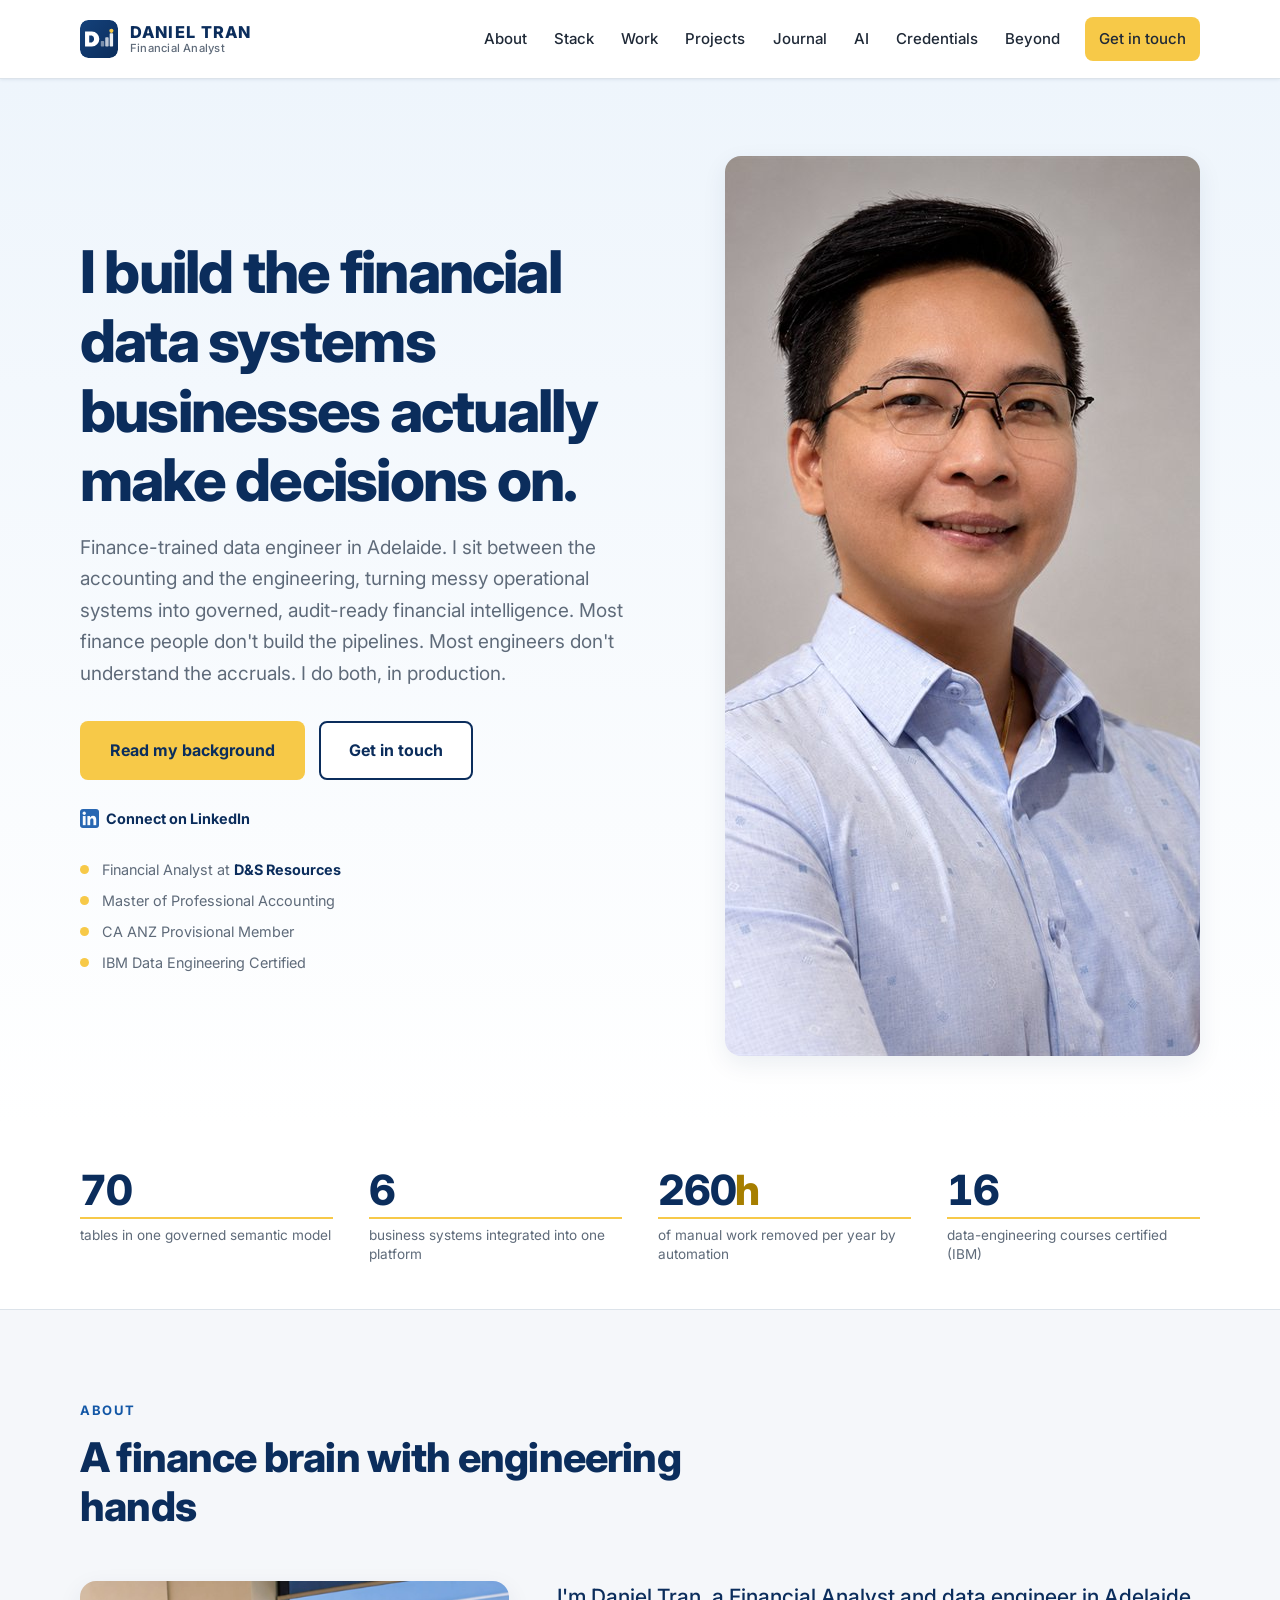
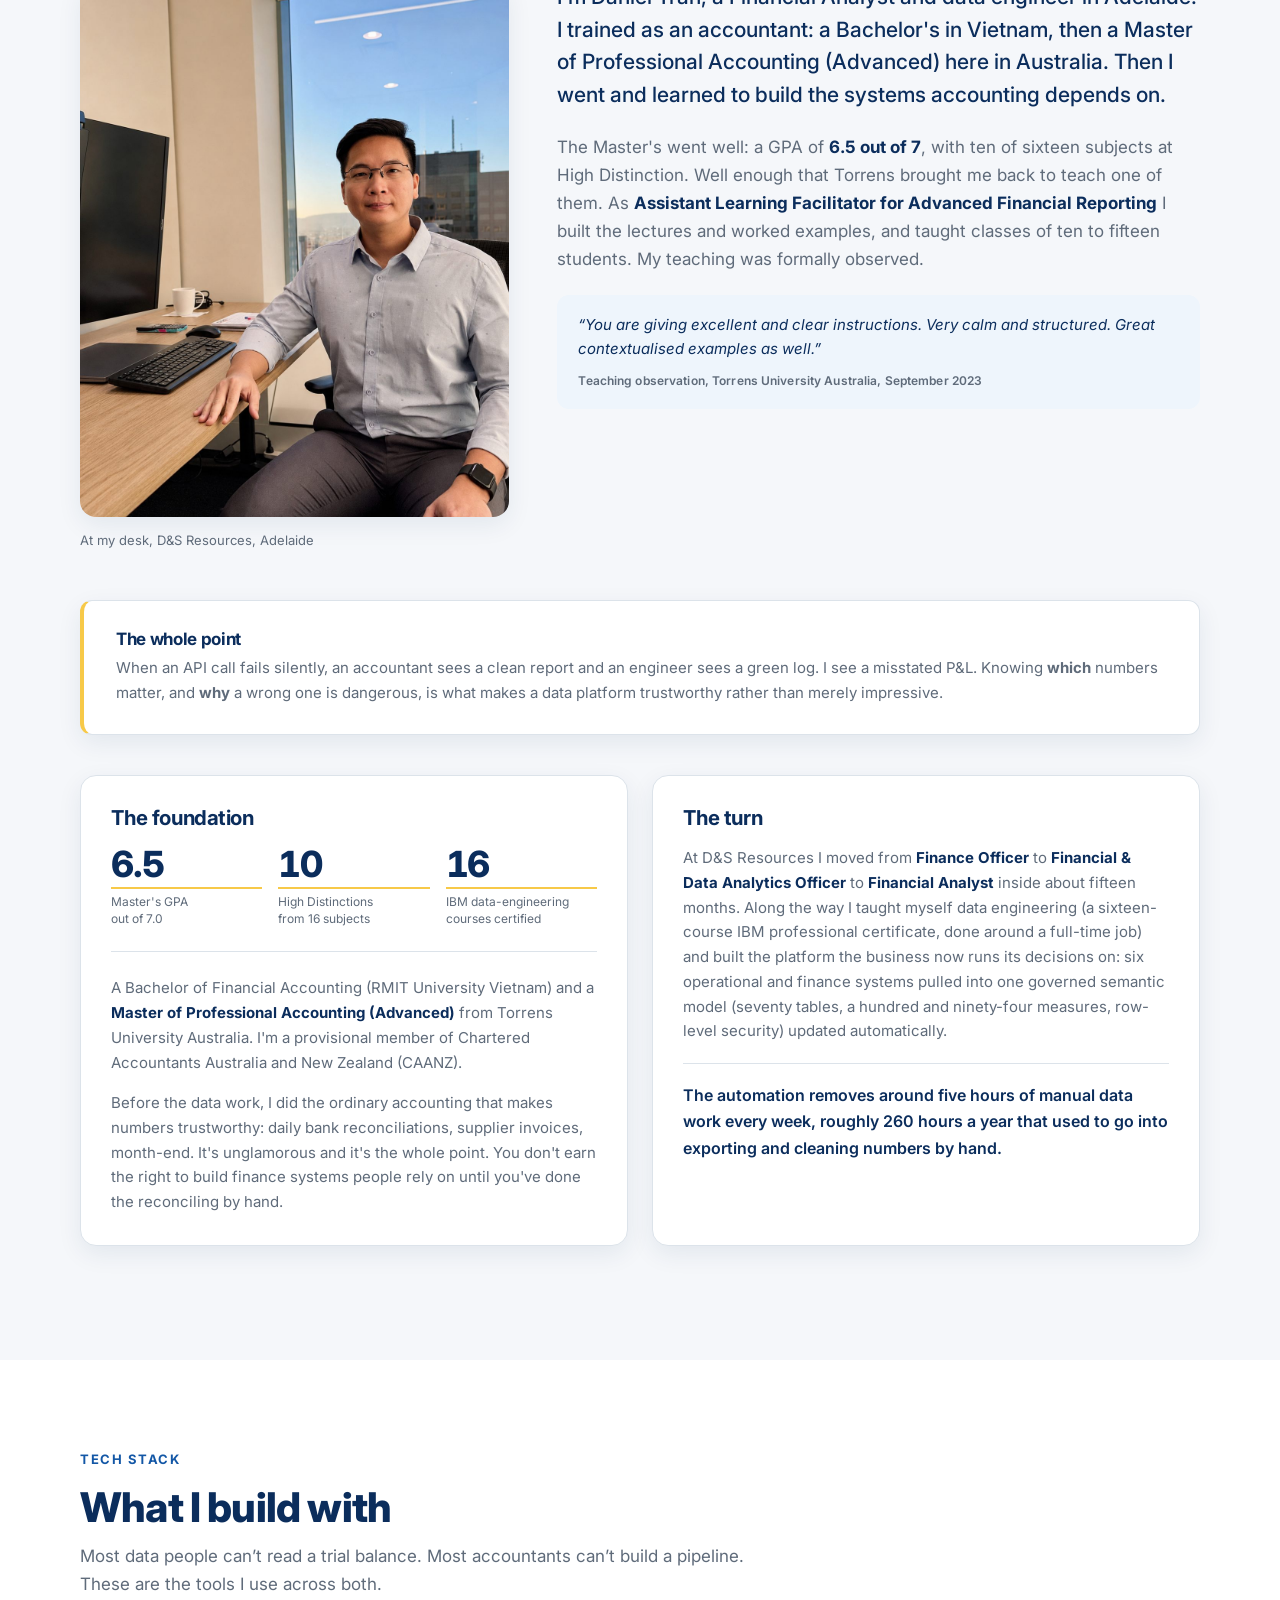
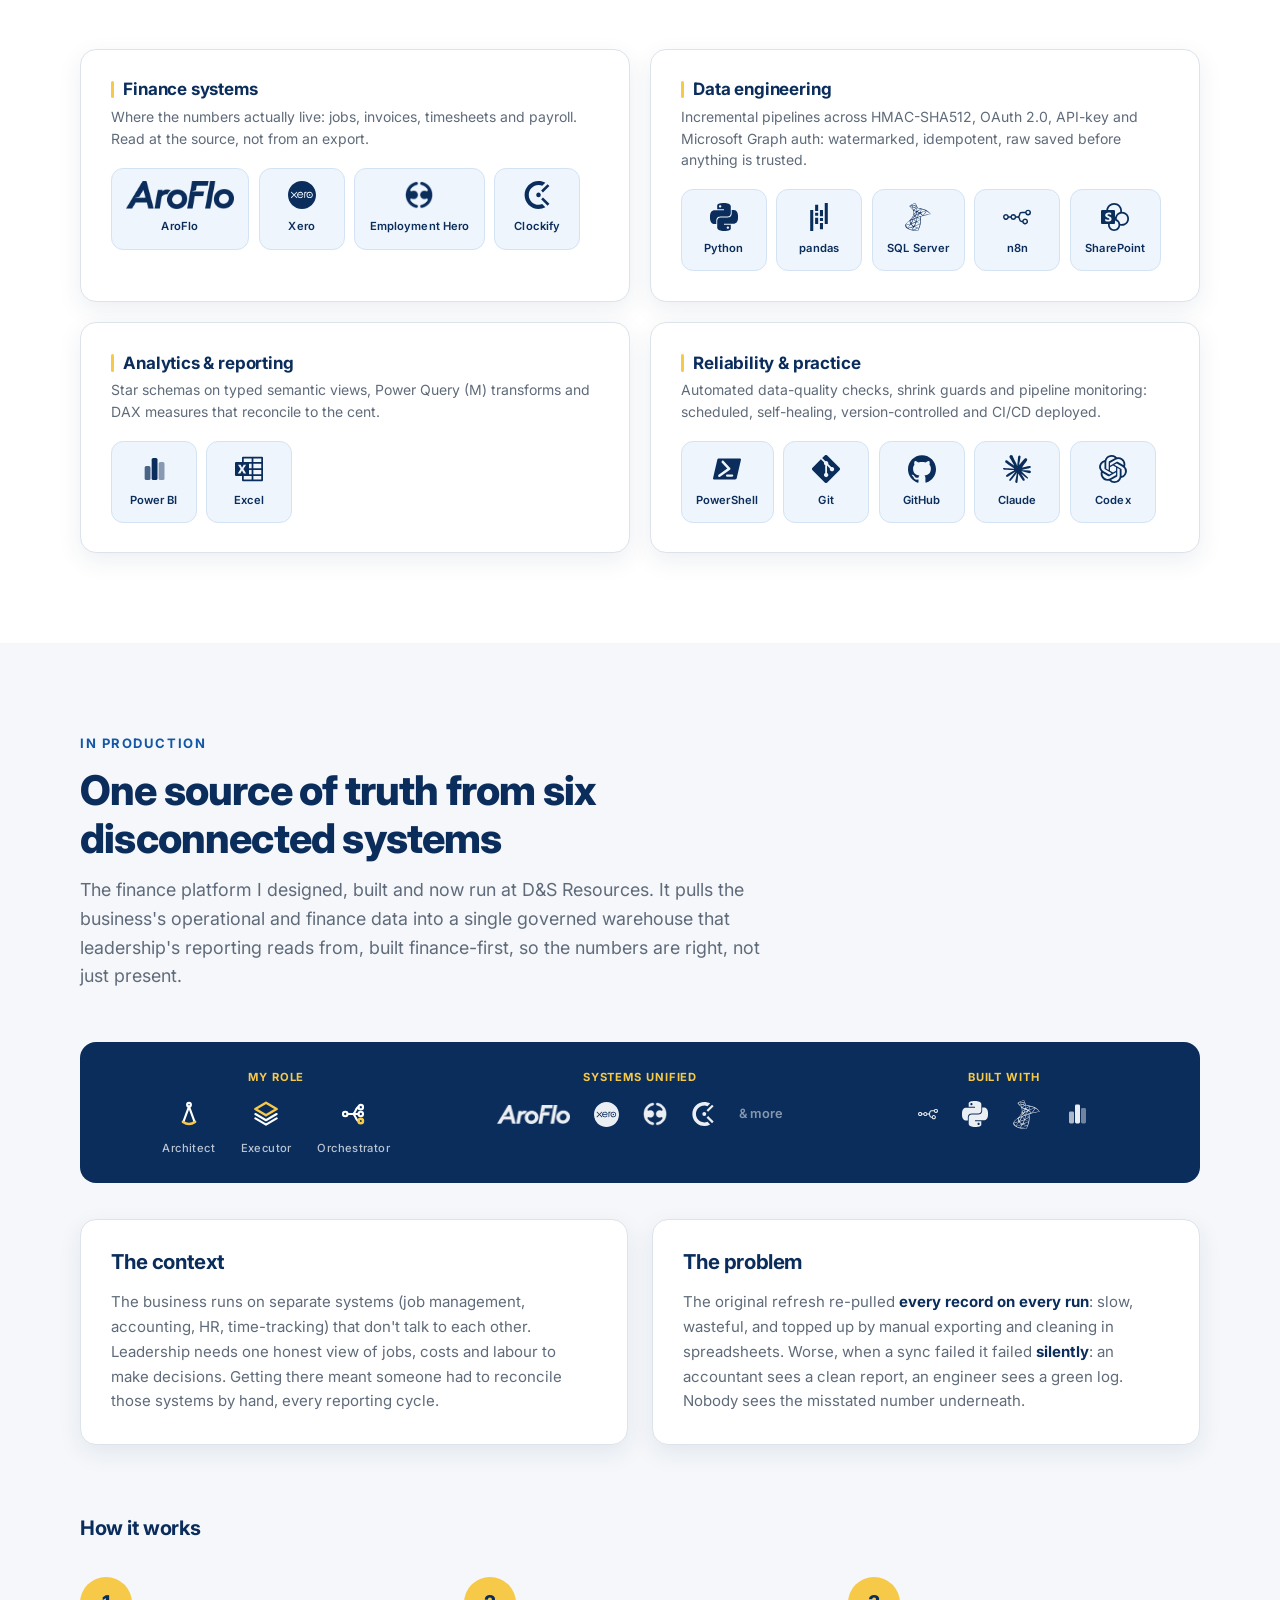
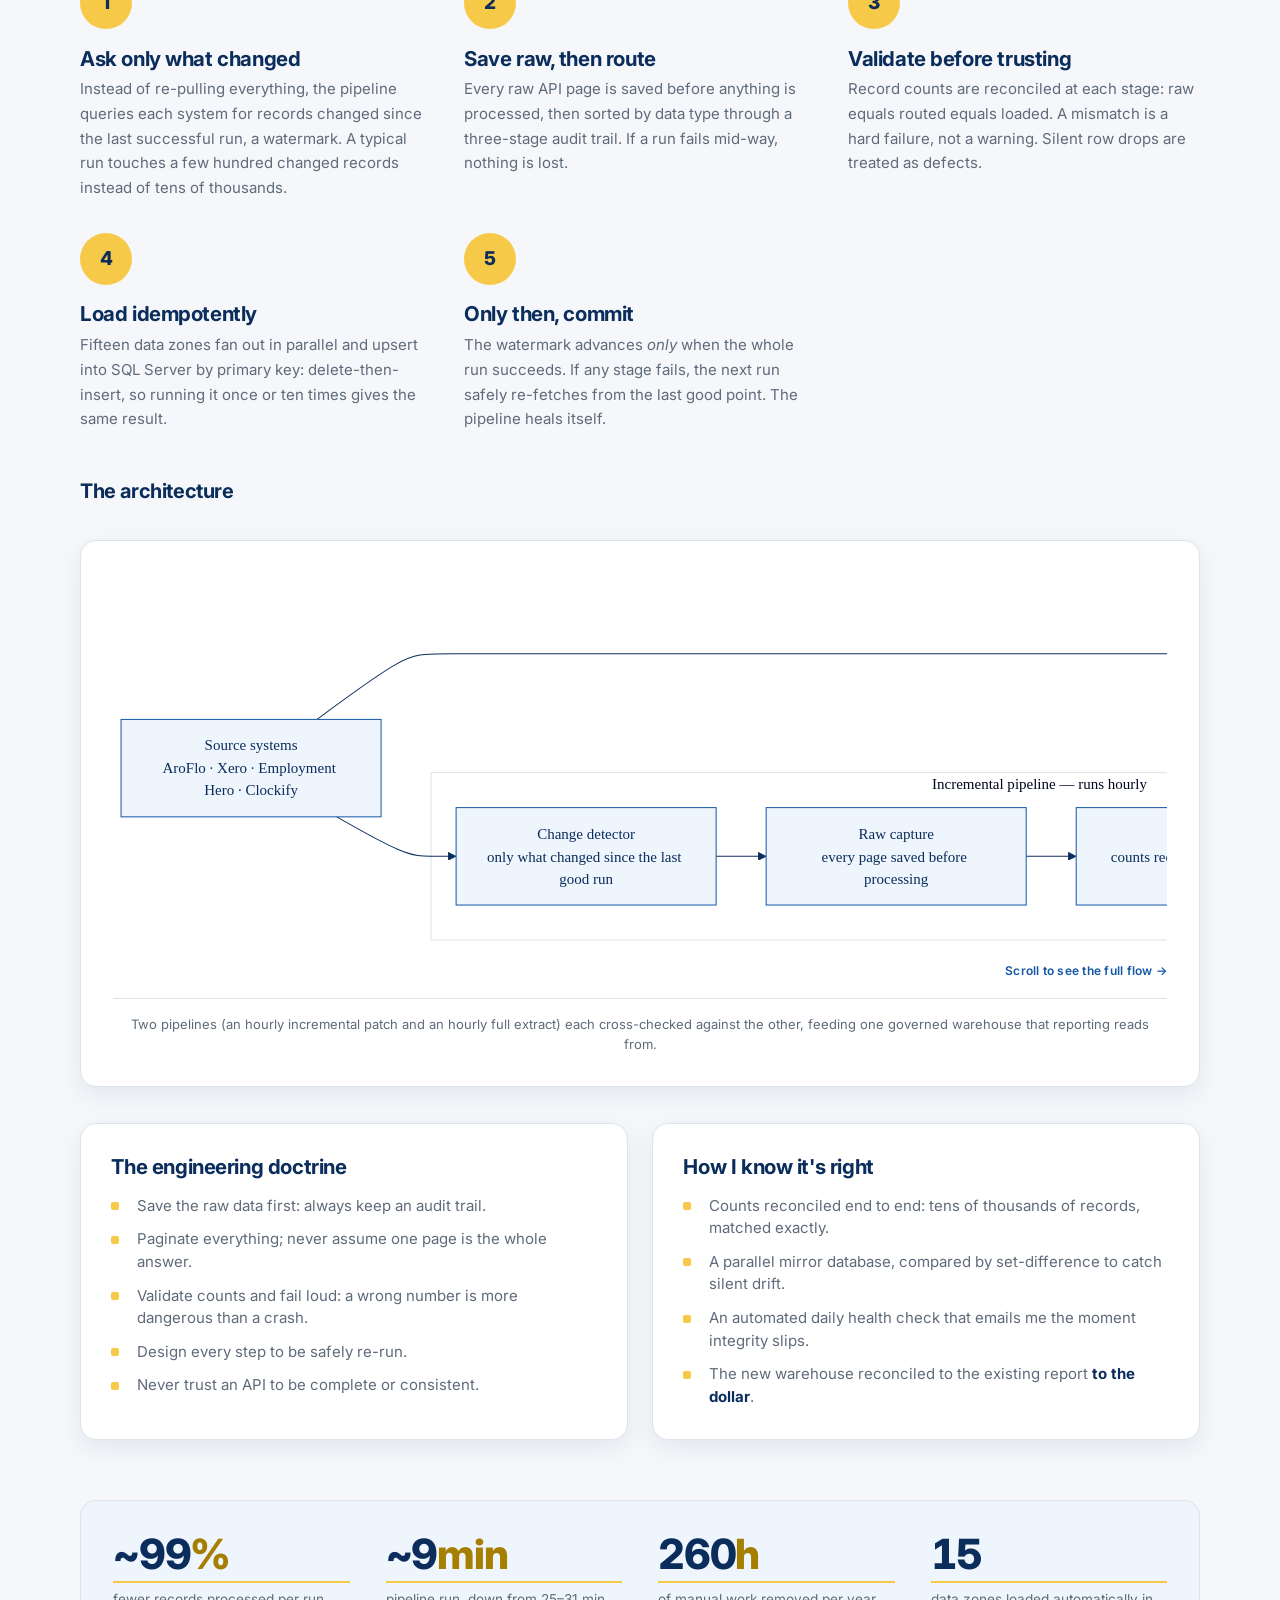
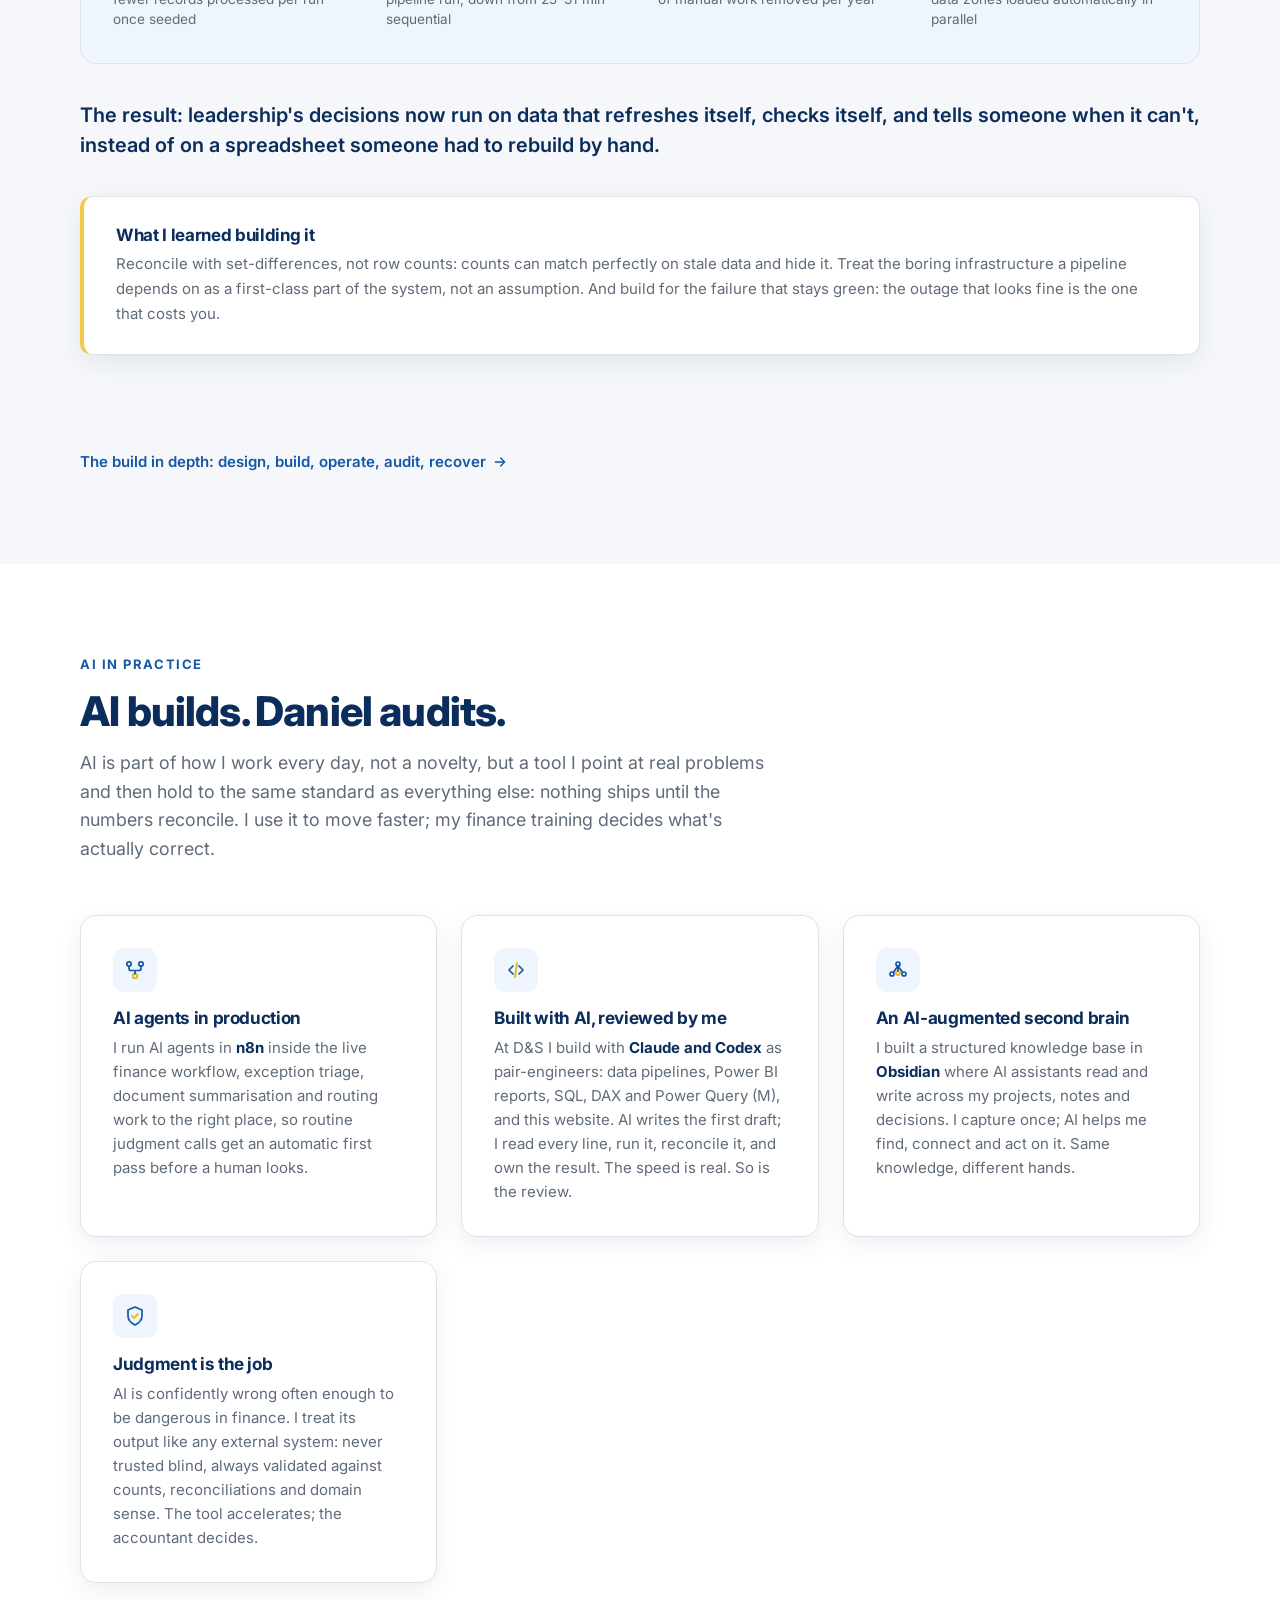
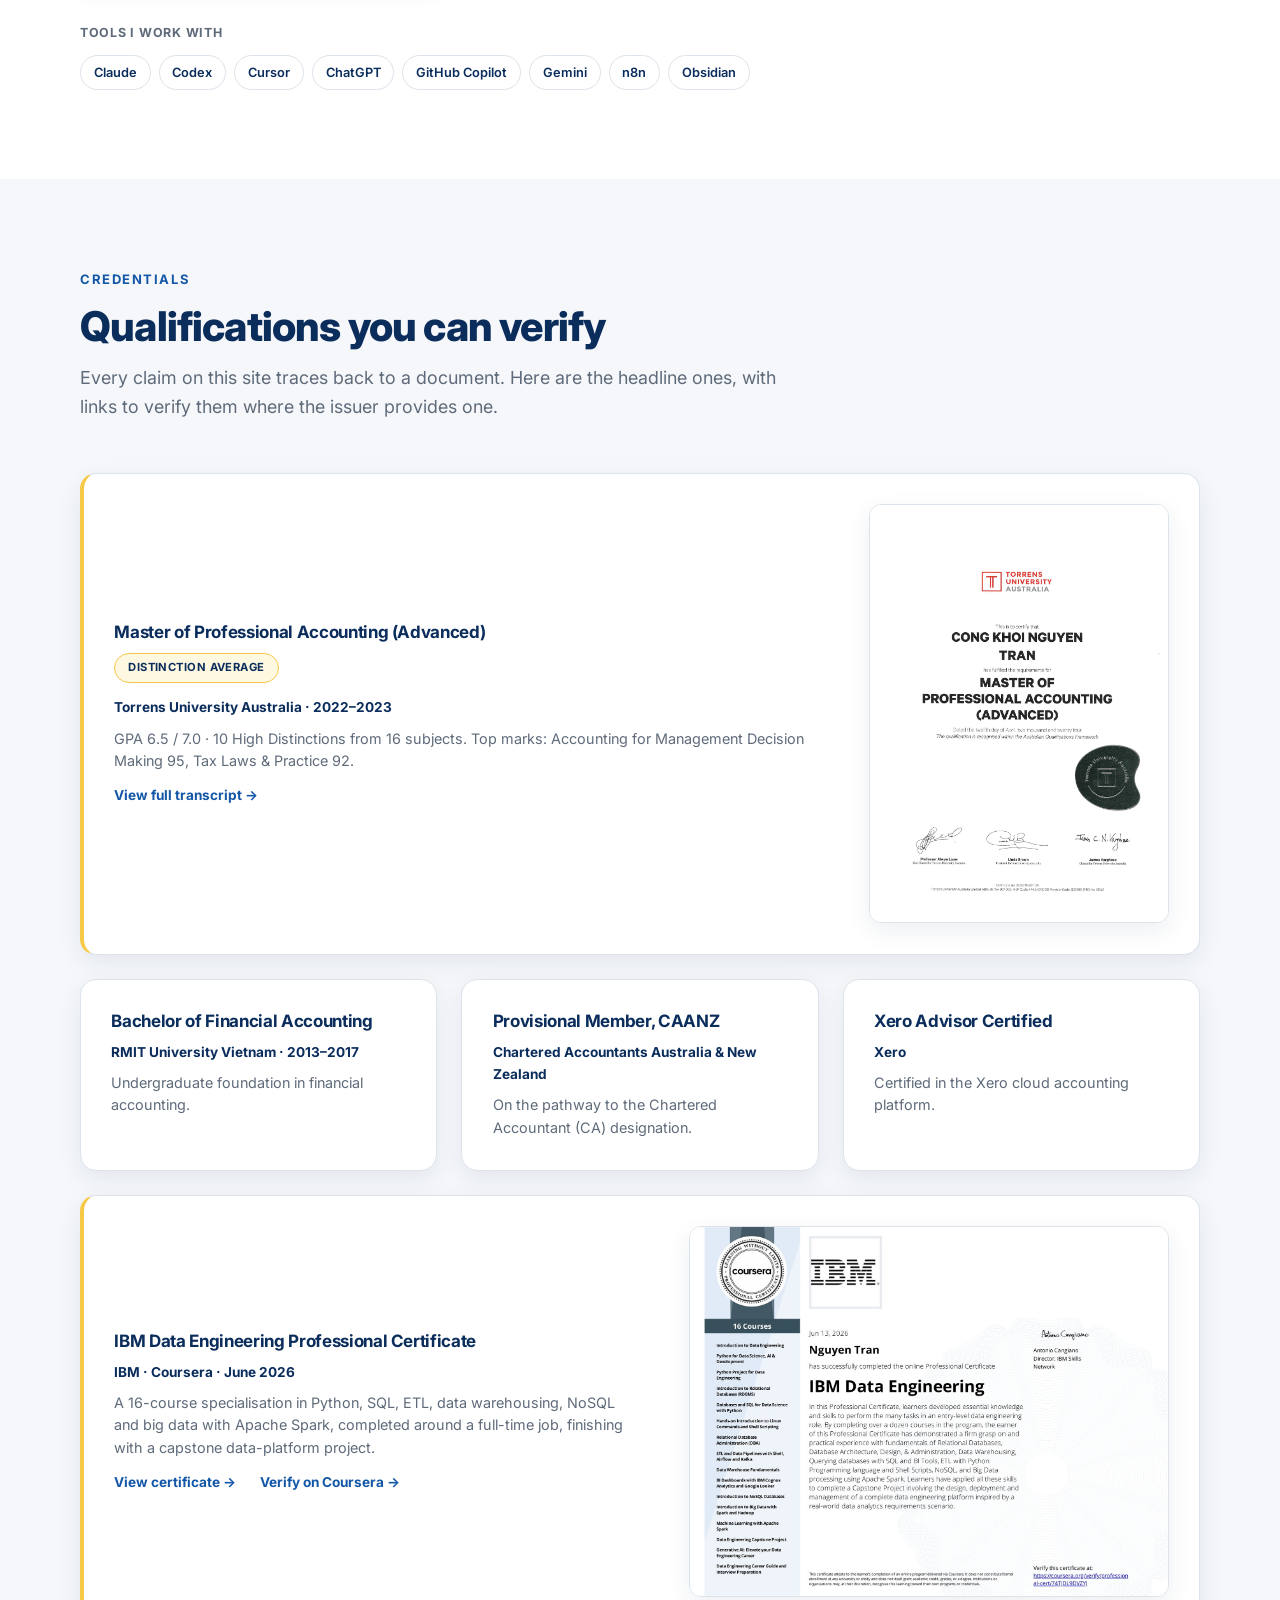
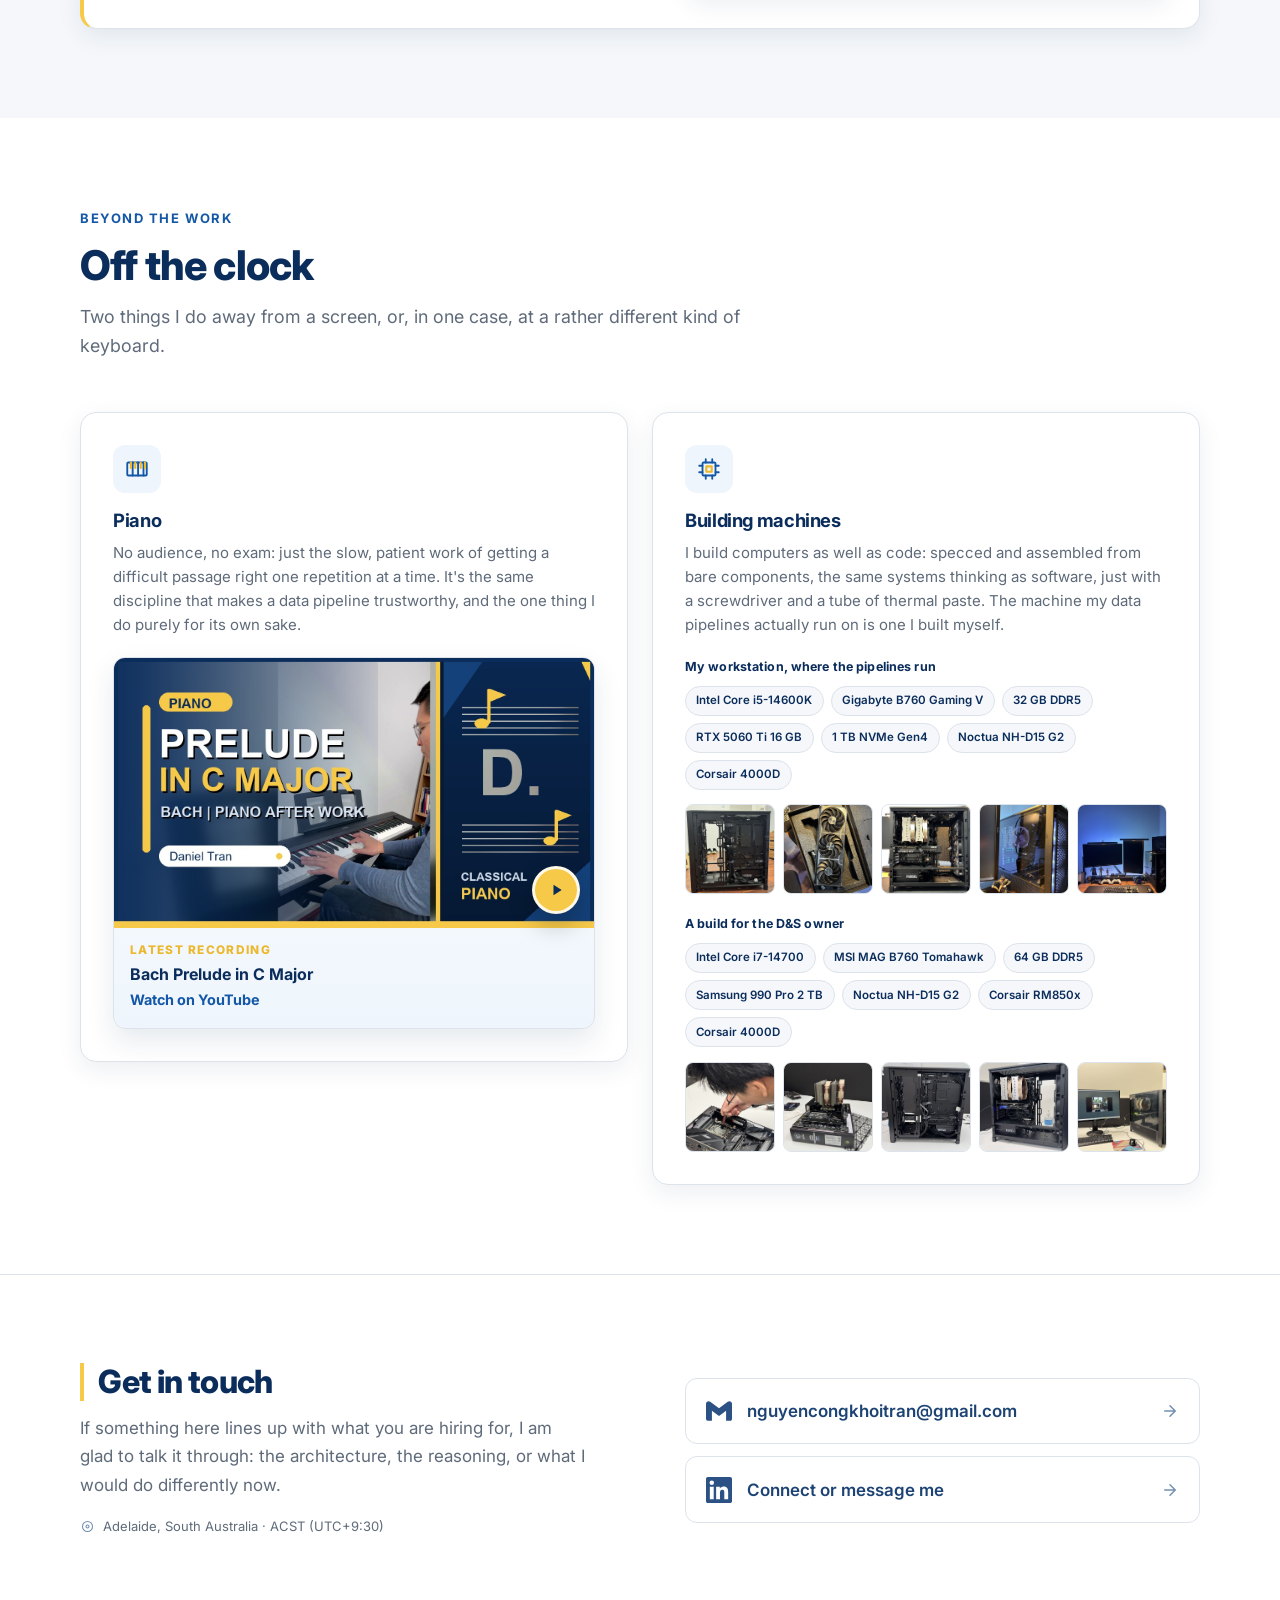
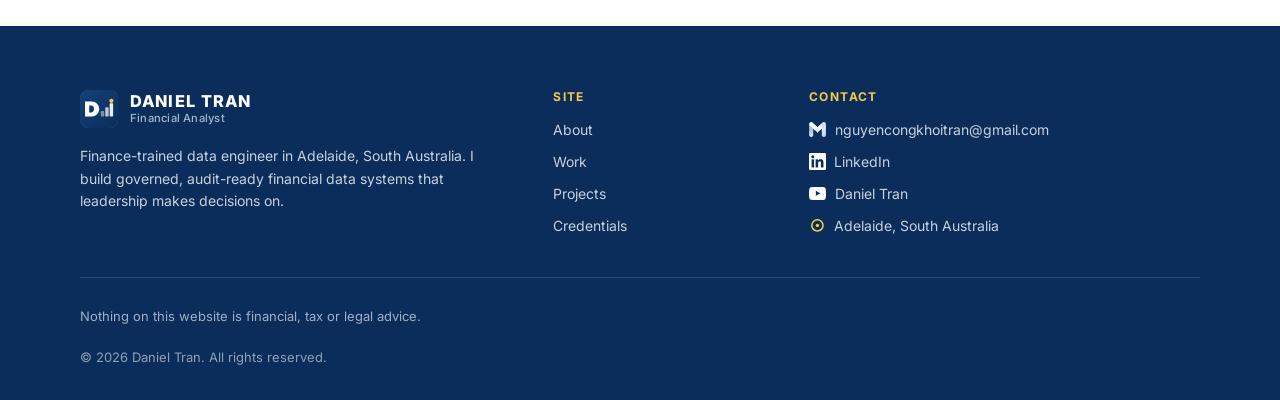
<file: index.html>
<!DOCTYPE html>
<html lang="en-AU">
<head>
  <meta charset="UTF-8" />
  <meta name="viewport" content="width=device-width, initial-scale=1.0" />
  <title>Daniel Tran · Financial Analyst</title>
  <meta name="description" content="Daniel Tran, Financial Analyst and data engineer in Adelaide, South Australia. Finance-trained, I build governed, audit-ready financial data systems that leadership makes decisions on." />
  <meta name="author" content="Daniel Tran" />

  <!-- ============================================================
       PORTFOLIO — danieltrandata.com
       Static site: this file + assets/css/portfolio.css
       + assets/js/portfolio.js. No build step, no framework.
       ============================================================ -->

  <meta property="og:type" content="website" />
  <meta property="og:title" content="Daniel Tran · Financial Analyst" />
  <meta property="og:description" content="Finance-trained data engineer. I turn messy operational systems into decision-grade financial intelligence." />
  <meta property="og:locale" content="en_AU" />
  <meta property="og:url" content="https://danieltrandata.com/" />
  <meta property="og:image" content="https://danieltrandata.com/assets/img/og-image.jpg?v=2" />
  <meta property="og:image:width" content="1200" />
  <meta property="og:image:height" content="630" />
  <meta property="og:image:alt" content="Daniel Tran, Financial Analyst · danieltrandata.com" />

  <!-- Twitter / X card -->
  <meta name="twitter:card" content="summary_large_image" />
  <meta name="twitter:title" content="Daniel Tran · Financial Analyst" />
  <meta name="twitter:description" content="Finance-trained data engineer. I turn messy operational systems into decision-grade financial intelligence." />
  <meta name="twitter:image" content="https://danieltrandata.com/assets/img/og-image.jpg?v=2" />

  <link rel="canonical" href="https://danieltrandata.com/" />

  <!-- Favicons — 'D + data-bars' mark (F1). ?v=4 busts Hostinger CDN cache -->
  <link rel="icon" href="/favicon.ico?v=4" sizes="32x32" />
  <link rel="icon" href="/favicon.svg?v=4" type="image/svg+xml" />
  <link rel="apple-touch-icon" href="/apple-touch-icon.png?v=4" />

  <link rel="preconnect" href="https://fonts.googleapis.com" />
  <link rel="preconnect" href="https://fonts.gstatic.com" crossorigin />
  <link href="https://fonts.googleapis.com/css2?family=Inter:wght@400;500;600;700;800&display=swap" rel="stylesheet" />
  <link rel="stylesheet" href="assets/css/portfolio.css?v=28" />

  <!-- Structured data: helps Google understand who this is -->
  <script type="application/ld+json">
  {
    "@context": "https://schema.org",
    "@type": "Person",
    "name": "Daniel Tran",
    "url": "https://danieltrandata.com",
    "jobTitle": "Financial Analyst",
    "description": "Finance-trained data engineer specialising in finance-grade data pipelines, automation and decision intelligence.",
    "address": { "@type": "PostalAddress", "addressRegion": "South Australia", "addressCountry": "AU" },
    "alumniOf": { "@type": "CollegeOrUniversity", "name": "Torrens University Australia" },
    "sameAs": [
      "https://www.linkedin.com/in/nguyen-daniel-tran-accounting/",
      "https://www.youtube.com/@DanielTranAustraliaSA"
    ]
  }
  </script>
</head>
<body>
  <a class="skip-link" href="#main">Skip to content</a>

  <!-- ============ HEADER ============ -->
  <header class="header" id="header">
    <div class="wrap header-inner">
      <a class="wordmark" href="#top" aria-label="Daniel Tran, home">
        <span class="wordmark-icon" aria-hidden="true">
          <svg viewBox="0 0 512 512"><defs><linearGradient id="wmH" x1="0" y1="0" x2="1" y2="1"><stop offset="0" stop-color="#14417a"/><stop offset="1" stop-color="#0b2d5c"/></linearGradient></defs><rect width="512" height="512" rx="112" fill="url(#wmH)"/><path fill="#ffffff" fill-rule="evenodd" d="M68 156 H160 A100 100 0 0 1 160 356 H68 Z M124 210 H160 A50 50 0 0 1 160 302 H124 Z"/><rect x="280" y="282" width="46" height="74" rx="10" fill="#ffffff" opacity=".45"/><rect x="340" y="234" width="46" height="122" rx="10" fill="#ffffff" opacity=".72"/><rect x="400" y="180" width="46" height="176" rx="10" fill="#ffffff" opacity=".92"/><circle cx="423" cy="146" r="28" fill="#f7c948"/></svg>
        </span>
        <span class="wordmark-text">
          <span class="wordmark-name">DANIEL TRAN</span>
          <span class="wordmark-sub">Financial Analyst</span>
        </span>
      </a>

      <nav class="nav" id="nav" aria-label="Primary">
        <ul>
          <li><a href="#about">About</a></li>
          <li><a href="#stack">Stack</a></li>
          <li><a href="#work">Work</a></li>
          <li><a href="projects.html">Projects</a></li>
          <li><a href="journal.html">Journal</a></li>
          <li><a href="#ai">AI</a></li>
          <li><a href="#credentials">Credentials</a></li>
          <li><a href="#beyond">Beyond</a></li>
          <li class="nav-cta-item"><a class="btn btn-yellow btn-sm" href="#contact">Get in touch</a></li>
        </ul>
      </nav>

      <button class="burger" id="burger" type="button" aria-label="Open menu" aria-expanded="false" aria-controls="nav">
        <span></span><span></span><span></span>
      </button>
    </div>
  </header>

  <main id="main">
    <span id="top" tabindex="-1"></span>

    <!-- ============ HERO ============ -->
    <section class="hero">
      <div class="wrap hero-grid">
        <div class="hero-copy">
          <h1>I build the financial data systems businesses actually make decisions on.</h1>
          <p class="hero-sub">
            Finance-trained data engineer in Adelaide. I sit between the accounting and the
            engineering, turning messy operational systems into governed, audit-ready financial
            intelligence. Most finance people don't build the pipelines. Most engineers don't
            understand the accruals. I do both, in production.
          </p>

          <div class="hero-btns">
            <a class="btn btn-yellow" href="#about">Read my background</a>
            <a class="btn btn-outline" href="#contact">Get in touch</a>
          </div>

          <!-- CV download hidden for now (kept, not deleted — re-enable when wanted):
          <a class="hero-cv" href="assets/docs/daniel-tran-cv.pdf" target="_blank" rel="noopener noreferrer">
            <svg viewBox="0 0 24 24" aria-hidden="true"><path d="M12 3v12M7 10l5 5 5-5M5 21h14"/></svg>
            Download CV (PDF)
          </a>
          -->
          <a class="hero-cv hero-linkedin" href="https://www.linkedin.com/in/nguyen-daniel-tran-accounting/" target="_blank" rel="noopener noreferrer">
            <img src="assets/img/linkedin.png" alt="" width="20" height="20" decoding="async" />
            Connect on LinkedIn
          </a>

          <ul class="hero-trust">
            <li>Financial Analyst at <a href="https://dnsresources.com.au/" target="_blank" rel="noopener"><strong>D&amp;S Resources</strong></a></li>
            <li>Master of Professional Accounting</li>
            <li>CA ANZ Provisional Member</li>
            <li>IBM Data Engineering Certified</li>
          </ul>
        </div>

        <div class="hero-photo">
          <img src="assets/img/daniel.jpg"
               alt="Daniel Tran, Financial Analyst and data engineer, Adelaide"
               width="900" height="900"
               fetchpriority="high" decoding="async" />
        </div>
      </div>
    </section>

    <!-- ============ STAT STRIP ============ -->
    <section class="pstat" aria-label="At a glance">
      <div class="wrap pstat-grid">
        <div class="pstat-item">
          <span class="pstat-num">70</span>
          <span class="pstat-lab">tables in one governed semantic model</span>
        </div>
        <div class="pstat-item">
          <span class="pstat-num">6</span>
          <span class="pstat-lab">business systems integrated into one platform</span>
        </div>
        <div class="pstat-item">
          <span class="pstat-num">260<span>h</span></span>
          <span class="pstat-lab">of manual work removed per year by automation</span>
        </div>
        <div class="pstat-item">
          <span class="pstat-num">16</span>
          <span class="pstat-lab">data-engineering courses certified (IBM)</span>
        </div>
      </div>
    </section>

    <!-- ============================================================
         ABOUT — the story, in three parts:
           1. about-lead: the narrative + the teaching observation quote
           2. about-note: the one-line thesis (the "moat")
           3. about-cols: the foundation, and the turn
         Every fact here is verifiable (transcript, LinkedIn, the
         observation record). No tuition/struggle framing by request.
         ============================================================ -->
    <section class="sec sec-tint" id="about">
      <div class="wrap">
        <header class="sec-head">
          <p class="kicker">About</p>
          <h2>A finance brain with engineering hands</h2>
        </header>

        <div class="about-lead">
          <figure class="about-photo">
            <img src="assets/img/daniel-dns.jpg"
                 alt="Daniel Tran at his desk at D&amp;S Resources, dual monitors and the Adelaide city skyline behind him"
                 width="1122" height="1402" loading="lazy" decoding="async" />
            <figcaption class="photo-cap">At my desk, D&amp;S Resources, Adelaide</figcaption>
          </figure>

          <div class="about-story">
            <p class="story-open">
              I'm Daniel Tran, a Financial Analyst and data engineer in Adelaide. I trained as an
              accountant: a Bachelor's in Vietnam, then a Master of Professional Accounting
              (Advanced) here in Australia. Then I went and learned to build the systems
              accounting depends on.
            </p>
            <p>
              The Master's went well: a GPA of <strong>6.5 out of 7</strong>, with ten of sixteen
              subjects at High Distinction. Well enough that Torrens brought me back to teach one of
              them. As <strong>Assistant Learning Facilitator for Advanced Financial Reporting</strong>
              I built the lectures and worked examples, and taught classes of ten to fifteen students.
              My teaching was formally observed.
            </p>

            <blockquote class="pass-quote">
              <p>
                &ldquo;You are giving excellent and clear instructions. Very calm and structured.
                Great contextualised examples as well.&rdquo;
              </p>
              <cite>Teaching observation, Torrens University Australia, September 2023</cite>
            </blockquote>
          </div>
        </div>

        <div class="about-note">
          <h3>The whole point</h3>
          <p>
            When an API call fails silently, an accountant sees a clean report and an engineer sees a
            green log. I see a misstated P&amp;L. Knowing <strong>which</strong> numbers matter, and
            <strong>why</strong> a wrong one is dangerous, is what makes a data platform trustworthy
            rather than merely impressive.
          </p>
        </div>

        <div class="about-cols">
          <article class="about-block">
            <h3>The foundation</h3>

            <ul class="record">
              <li><span class="record-num">6.5</span><span class="record-lab">Master's GPA<br />out of 7.0</span></li>
              <li><span class="record-num">10</span><span class="record-lab">High Distinctions<br />from 16 subjects</span></li>
              <li><span class="record-num">16</span><span class="record-lab">IBM data-engineering<br />courses certified</span></li>
            </ul>

            <p>
              A Bachelor of Financial Accounting (RMIT University Vietnam) and a
              <strong>Master of Professional Accounting (Advanced)</strong> from Torrens University
              Australia. I'm a provisional member of Chartered Accountants Australia and New Zealand (CAANZ).
            </p>
            <p>
              Before the data work, I did the ordinary accounting that makes numbers trustworthy:
              daily bank reconciliations, supplier invoices, month-end. It's unglamorous and it's the
              whole point. You don't earn the right to build finance systems people rely on until
              you've done the reconciling by hand.
            </p>
          </article>

          <article class="about-block">
            <h3>The turn</h3>
            <p>
              At D&amp;S Resources I moved from <strong>Finance Officer</strong> to
              <strong>Financial &amp; Data Analytics Officer</strong> to
              <strong>Financial Analyst</strong> inside about fifteen months. Along the way I taught
              myself data engineering (a sixteen-course IBM professional certificate, done around a
              full-time job) and built the platform the business now runs its decisions on: six
              operational and finance systems pulled into one governed semantic model (seventy
              tables, a hundred and ninety-four measures, row-level security) updated
              automatically.
            </p>
            <p class="about-punch">
              The automation removes around five hours of manual data work every week, roughly
              260 hours a year that used to go into exporting and cleaning numbers by hand.
            </p>
          </article>
        </div>
      </div>
    </section>

    <!-- ============================================================
         TECH STACK — grouped by capability, not dumped in a pile.
         Icons are monochrome navy on purpose: one system, one palette.
         Capabilities with no product logo (Power Query, DAX, Graph,
         auth schemes) live in the group captions instead.
         ============================================================ -->
    <section class="sec" id="stack">
      <div class="wrap">
        <header class="sec-head">
          <p class="kicker">Tech stack</p>
          <h2>What I build with</h2>
          <p class="sec-sub">
            Most data people can&rsquo;t read a trial balance. Most accountants can&rsquo;t build a
            pipeline. These are the tools I use across both.
          </p>
        </header>

        <div class="stack-grid">
          <div class="card stack-card">
            <h3>Finance systems</h3>
            <p class="stack-note">
              Where the numbers actually live: jobs, invoices, timesheets and payroll.
              Read at the source, not from an export.
            </p>
            <ul class="chips" role="list">
              <li class="chip"><img src="assets/img/stack/aroflo.png" alt="" height="28" loading="lazy" decoding="async" /><span>AroFlo</span></li>
              <li class="chip"><img src="assets/img/stack/xero.svg" alt="" height="28" loading="lazy" decoding="async" /><span>Xero</span></li>
              <li class="chip"><img src="assets/img/stack/employment-hero.png" alt="" height="28" loading="lazy" decoding="async" /><span>Employment Hero</span></li>
              <li class="chip"><img src="assets/img/stack/clockify.svg" alt="" height="28" loading="lazy" decoding="async" /><span>Clockify</span></li>
            </ul>
          </div>

          <div class="card stack-card">
            <h3>Data engineering</h3>
            <p class="stack-note">
              Incremental pipelines across HMAC-SHA512, OAuth&nbsp;2.0, API-key and Microsoft Graph
              auth: watermarked, idempotent, raw saved before anything is trusted.
            </p>
            <ul class="chips" role="list">
              <li class="chip"><img src="assets/img/stack/python.svg" alt="" height="28" loading="lazy" decoding="async" /><span>Python</span></li>
              <li class="chip"><img src="assets/img/stack/pandas.svg" alt="" height="28" loading="lazy" decoding="async" /><span>pandas</span></li>
              <li class="chip"><img src="assets/img/stack/sql-server.svg" alt="" height="28" loading="lazy" decoding="async" /><span>SQL Server</span></li>
              <li class="chip"><img src="assets/img/stack/n8n.svg" alt="" height="28" loading="lazy" decoding="async" /><span>n8n</span></li>
              <li class="chip"><img src="assets/img/stack/sharepoint.svg" alt="" height="28" loading="lazy" decoding="async" /><span>SharePoint</span></li>
            </ul>
          </div>

          <div class="card stack-card">
            <h3>Analytics &amp; reporting</h3>
            <p class="stack-note">
              Star schemas on typed semantic views, Power&nbsp;Query&nbsp;(M) transforms and DAX
              measures that reconcile to the cent.
            </p>
            <ul class="chips" role="list">
              <li class="chip"><img src="assets/img/stack/power-bi.svg" alt="" height="28" loading="lazy" decoding="async" /><span>Power BI</span></li>
              <li class="chip"><img src="assets/img/stack/excel.svg" alt="" height="28" loading="lazy" decoding="async" /><span>Excel</span></li>
            </ul>
          </div>

          <div class="card stack-card">
            <h3>Reliability &amp; practice</h3>
            <p class="stack-note">
              Automated data-quality checks, shrink guards and pipeline monitoring:
              scheduled, self-healing, version-controlled and CI/CD deployed.
            </p>
            <ul class="chips" role="list">
              <li class="chip"><img src="assets/img/stack/powershell.svg" alt="" height="28" loading="lazy" decoding="async" /><span>PowerShell</span></li>
              <li class="chip"><img src="assets/img/stack/git.svg" alt="" height="28" loading="lazy" decoding="async" /><span>Git</span></li>
              <li class="chip"><img src="assets/img/stack/github.svg" alt="" height="28" loading="lazy" decoding="async" /><span>GitHub</span></li>
              <li class="chip"><img src="assets/img/stack/claude.svg" alt="" height="28" loading="lazy" decoding="async" /><span>Claude</span></li>
              <li class="chip"><img src="assets/img/stack/openai.svg" alt="" height="28" loading="lazy" decoding="async" /><span>Codex</span></li>
            </ul>
          </div>
        </div>
      </div>
    </section>

    <!-- ============================================================
         WORK — Case study 1: the AroFlo finance data platform.
         All client names, dollar figures and infrastructure detail
         are deliberately withheld. Every claim here is real and
         verifiable from the project's own build logs.
         ============================================================ -->
    <section class="sec sec-tint" id="work">
      <div class="wrap">
        <header class="sec-head">
          <p class="kicker">In production</p>
          <h2>One source of truth from six disconnected systems</h2>
          <p class="sec-lead">
            The finance platform I designed, built and now run at D&amp;S Resources. It pulls the
            business's operational and finance data into a single governed warehouse that leadership's
            reporting reads from, built finance-first, so the numbers are right, not just present.
          </p>
        </header>

        <div class="case">
          <!-- meta strip: role / stack / systems -->
          <div class="case-meta">
            <div>
              <span class="case-meta-lab">My role</span>
              <div class="cm-roles">
                <span class="cm-role">
                  <svg class="cm-role-ic" viewBox="0 0 24 24" aria-hidden="true"><circle cx="12" cy="4.6" r="1.5"/><path d="M12 6.1 L7.4 18.6"/><path d="M12 6.1 L16.6 18.6"/><path class="acc" d="M7.1 18.2 Q12 21.8 16.9 18.2"/></svg>
                  <span>Architect</span>
                </span>
                <span class="cm-role">
                  <svg class="cm-role-ic" viewBox="0 0 24 24" aria-hidden="true"><path class="acc" d="M12 3 L20.5 8 L12 13 L3.5 8 Z"/><path d="M3.5 12 L12 17 L20.5 12"/><path d="M3.5 15.5 L12 20.5 L20.5 15.5"/></svg>
                  <span>Executor</span>
                </span>
                <span class="cm-role">
                  <svg class="cm-role-ic" viewBox="0 0 24 24" aria-hidden="true"><circle cx="5" cy="12" r="1.8"/><path d="M6.8 12 H11"/><path d="M11 12 H15.6"/><path d="M11 12 C 13 12, 13.5 6.5, 15.6 6.5"/><path d="M11 12 C 13 12, 13.5 17.5, 15.6 17.5"/><circle cx="17.4" cy="6.5" r="1.8"/><circle cx="17.4" cy="12" r="1.8"/><circle class="acc" cx="17.4" cy="17.5" r="1.8"/></svg>
                  <span>Orchestrator</span>
                </span>
              </div>
            </div>
            <div>
              <span class="case-meta-lab">Systems unified</span>
              <div class="cm-logos">
                <img class="cm-logo" src="assets/img/stack/aroflo.png" alt="AroFlo" height="19" loading="lazy" decoding="async" />
                <img class="cm-logo" src="assets/img/stack/xero.svg" alt="Xero" height="25" loading="lazy" decoding="async" />
                <img class="cm-logo" src="assets/img/stack/employment-hero.png" alt="Employment Hero" height="24" loading="lazy" decoding="async" />
                <img class="cm-logo" src="assets/img/stack/clockify.svg" alt="Clockify" height="24" loading="lazy" decoding="async" />
                <span class="cm-more">&amp; more</span>
              </div>
            </div>
            <div>
              <span class="case-meta-lab">Built with</span>
              <div class="cm-logos">
                <img class="cm-logo" src="assets/img/stack/n8n.svg" alt="n8n" height="20" loading="lazy" decoding="async" />
                <img class="cm-logo" src="assets/img/stack/python.svg" alt="Python" height="26" loading="lazy" decoding="async" />
                <img class="cm-logo" src="assets/img/stack/sql-server.svg" alt="SQL Server" height="29" loading="lazy" decoding="async" />
                <img class="cm-logo" src="assets/img/stack/power-bi.svg" alt="Power BI" height="24" loading="lazy" decoding="async" />
              </div>
            </div>
          </div>

          <!-- Context + Problem -->
          <div class="about-cols">
            <article class="about-block">
              <h3>The context</h3>
              <p>
                The business runs on separate systems (job management, accounting, HR, time-tracking)
                that don't talk to each other. Leadership needs one honest view of jobs, costs and
                labour to make decisions. Getting there meant someone had to reconcile those systems by
                hand, every reporting cycle.
              </p>
            </article>
            <article class="about-block">
              <h3>The problem</h3>
              <p>
                The original refresh re-pulled <strong>every record on every run</strong>: slow,
                wasteful, and topped up by manual exporting and cleaning in spreadsheets. Worse, when a
                sync failed it failed <strong>silently</strong>: an accountant sees a clean report, an
                engineer sees a green log. Nobody sees the misstated number underneath.
              </p>
            </article>
          </div>

          <!-- The build: pipeline as steps -->
          <h3 class="case-sub">How it works</h3>
          <div class="steps">
            <article class="step">
              <span class="step-num">1</span>
              <h3>Ask only what changed</h3>
              <p>
                Instead of re-pulling everything, the pipeline queries each system for records changed
                since the last successful run, a watermark. A typical run touches a few hundred
                changed records instead of tens of thousands.
              </p>
            </article>
            <article class="step">
              <span class="step-num">2</span>
              <h3>Save raw, then route</h3>
              <p>
                Every raw API page is saved before anything is processed, then sorted by data type
                through a three-stage audit trail. If a run fails mid-way, nothing is lost.
              </p>
            </article>
            <article class="step">
              <span class="step-num">3</span>
              <h3>Validate before trusting</h3>
              <p>
                Record counts are reconciled at each stage: raw equals routed equals loaded. A
                mismatch is a hard failure, not a warning. Silent row drops are treated as defects.
              </p>
            </article>
            <article class="step">
              <span class="step-num">4</span>
              <h3>Load idempotently</h3>
              <p>
                Fifteen data zones fan out in parallel and upsert into SQL Server by primary key:
                delete-then-insert, so running it once or ten times gives the same result.
              </p>
            </article>
            <article class="step">
              <span class="step-num">5</span>
              <h3>Only then, commit</h3>
              <p>
                The watermark advances <em>only</em> when the whole run succeeds. If any stage fails,
                the next run safely re-fetches from the last good point. The pipeline heals itself.
              </p>
            </article>
          </div>

          <!-- Architecture diagram — pre-rendered SVG (source: assets/img/architecture.mmd,
               regenerate with mermaid-cli). Sanitised: role-level labels only, no script
               names / paths / server names. Static SVG = zero runtime dependency. -->
          <h3 class="case-sub">The architecture</h3>
          <figure class="case-diagram case-diagram--scroll">
            <div class="case-diagram-frame">
              <!-- ?v=2 busts the 7-day CDN cache: same URL, changed content (daily → hourly label) -->
              <img src="assets/img/architecture.svg?v=2"
                   alt="Architecture diagram: source systems feed an hourly incremental pipeline (change detector, raw capture, validator, idempotent loader) and an hourly full-extract pipeline; both are cross-checked by an automated health check into one governed SQL warehouse that Power BI reads."
                   width="2267" height="375" loading="lazy" decoding="async" />
            </div>
            <p class="case-diagram-hint" aria-hidden="true">Scroll to see the full flow &rarr;</p>
            <figcaption>
              Two pipelines (an hourly incremental patch and an hourly full extract) each
              cross-checked against the other, feeding one governed warehouse that reporting
              reads from.
            </figcaption>
          </figure>

          <!-- Doctrine + Validation -->
          <div class="about-cols case-cols-2">
            <article class="about-block">
              <h3>The engineering doctrine</h3>
              <ul class="doctrine">
                <li>Save the raw data first: always keep an audit trail.</li>
                <li>Paginate everything; never assume one page is the whole answer.</li>
                <li>Validate counts and fail loud: a wrong number is more dangerous than a crash.</li>
                <li>Design every step to be safely re-run.</li>
                <li>Never trust an API to be complete or consistent.</li>
              </ul>
            </article>
            <article class="about-block">
              <h3>How I know it's right</h3>
              <ul class="doctrine">
                <li>Counts reconciled end to end: tens of thousands of records, matched exactly.</li>
                <li>A parallel mirror database, compared by set-difference to catch silent drift.</li>
                <li>An automated daily health check that emails me the moment integrity slips.</li>
                <li>The new warehouse reconciled to the existing report <strong>to the dollar</strong>.</li>
              </ul>
            </article>
          </div>

          <!-- Impact -->
          <div class="pstat case-impact" aria-label="Impact">
            <div class="wrap pstat-grid">
              <div class="pstat-item">
                <span class="pstat-num">~99<span>%</span></span>
                <span class="pstat-lab">fewer records processed per run once seeded</span>
              </div>
              <div class="pstat-item">
                <span class="pstat-num">~9<span>min</span></span>
                <span class="pstat-lab">pipeline run, down from 25–31 min sequential</span>
              </div>
              <div class="pstat-item">
                <span class="pstat-num">260<span>h</span></span>
                <span class="pstat-lab">of manual work removed per year</span>
              </div>
              <div class="pstat-item">
                <span class="pstat-num">15</span>
                <span class="pstat-lab">data zones loaded automatically in parallel</span>
              </div>
            </div>
          </div>

          <p class="case-punch">
            The result: leadership's decisions now run on data that refreshes itself, checks itself,
            and tells someone when it can't, instead of on a spreadsheet someone had to rebuild by hand.
          </p>

          <!-- What I'd do differently -->
          <div class="about-note">
            <h3>What I learned building it</h3>
            <p>
              Reconcile with set-differences, not row counts: counts can match perfectly on stale
              data and hide it. Treat the boring infrastructure a pipeline depends on as a first-class
              part of the system, not an assumption. And build for the failure that stays green: the
              outage that looks fine is the one that costs you.
            </p>
          </div>

          <!-- Path to the full lifecycle case study — this section is the
               summary; the projects page carries the whole story. -->
          <a class="link-more" href="projects/aroflo-data-platform.html">
            The build in depth: design, build, operate, audit, recover
            <svg viewBox="0 0 24 24" aria-hidden="true" focusable="false"><path d="M5 12h14M13 6l6 6-6 6" /></svg>
          </a>
        </div>
      </div>
    </section>

    <!-- ============================================================
         AI IN PRACTICE — applied + validated framing. All four flows
         are in production; AI-assisted building stated plainly.
         ============================================================ -->
    <section class="sec" id="ai">
      <div class="wrap">
        <header class="sec-head">
          <p class="kicker">AI in practice</p>
          <h2>AI builds. Daniel audits.</h2>
          <p class="sec-lead">
            AI is part of how I work every day, not a novelty, but a tool I point at real problems and
            then hold to the same standard as everything else: nothing ships until the numbers
            reconcile. I use it to move faster; my finance training decides what's actually correct.
          </p>
        </header>

        <div class="ai-grid">
          <article class="ai-card">
            <span class="ai-icon" aria-hidden="true">
              <svg viewBox="0 0 24 24"><circle cx="6" cy="6" r="2.2"/><circle cx="18" cy="6" r="2.2"/><circle class="acc" cx="12" cy="18" r="2.2"/><path d="M6 8.2v2.3a2 2 0 0 0 2 2h8a2 2 0 0 0 2-2V8.2M12 12.5v3.3"/></svg>
            </span>
            <h3>AI agents in production</h3>
            <p>
              I run AI agents in <strong>n8n</strong> inside the live finance workflow,
              exception triage, document summarisation and routing work to the right place, so routine
              judgment calls get an automatic first pass before a human looks.
            </p>
          </article>

          <article class="ai-card">
            <span class="ai-icon" aria-hidden="true">
              <svg viewBox="0 0 24 24"><path d="M9 8l-4 4 4 4M15 8l4 4-4 4"/><path class="acc" d="M13 5l-2 14"/></svg>
            </span>
            <h3>Built with AI, reviewed by me</h3>
            <p>
              At D&amp;S I build with <strong>Claude and Codex</strong> as pair-engineers: data
              pipelines, Power BI reports, SQL, DAX and Power Query (M), and this website. AI writes the
              first draft; I read every line, run it, reconcile it, and own the result. The speed is
              real. So is the review.
            </p>
          </article>

          <article class="ai-card">
            <span class="ai-icon" aria-hidden="true">
              <svg viewBox="0 0 24 24"><circle cx="12" cy="6" r="2"/><circle cx="6" cy="16" r="2"/><circle cx="18" cy="16" r="2"/><circle class="acc" cx="12" cy="15" r="2"/><path d="M12 8v5M12 8L7.2 14.4M12 8l4.8 6.4"/></svg>
            </span>
            <h3>An AI-augmented second brain</h3>
            <p>
              I built a structured knowledge base in <strong>Obsidian</strong> where AI assistants read
              and write across my projects, notes and decisions. I capture once; AI helps me find,
              connect and act on it. Same knowledge, different hands.
            </p>
          </article>

          <article class="ai-card">
            <span class="ai-icon" aria-hidden="true">
              <svg viewBox="0 0 24 24"><path d="M12 3l7 3v6c0 4-3 7-7 9-4-2-7-5-7-9V6z"/><path class="acc" d="M9 12l2 2 4-4"/></svg>
            </span>
            <h3>Judgment is the job</h3>
            <p>
              AI is confidently wrong often enough to be dangerous in finance. I treat its output like
              any external system: never trusted blind, always validated against counts, reconciliations
              and domain sense. The tool accelerates; the accountant decides.
            </p>
          </article>
        </div>

        <p class="ai-tools-lab">Tools I work with</p>
        <ul class="ai-tools">
          <li>Claude</li>
          <li>Codex</li>
          <li>Cursor</li>
          <li>ChatGPT</li>
          <li>GitHub Copilot</li>
          <li>Gemini</li>
          <li>n8n</li>
          <li>Obsidian</li>
        </ul>
      </div>
    </section>

    <!-- ============================================================
         CREDENTIALS — verifiable proof cards. The primary card is the
         Master's; IBM carries a live verify link. Add the transcript
         PDF to assets/docs/ later and wire the "transcript" link.
         ============================================================ -->
    <section class="sec sec-tint" id="credentials">
      <div class="wrap">
        <header class="sec-head">
          <p class="kicker">Credentials</p>
          <h2>Qualifications you can verify</h2>
          <p class="sec-lead">
            Every claim on this site traces back to a document. Here are the headline ones, with
            links to verify them where the issuer provides one.
          </p>
        </header>

        <div class="creds">
          <article class="cred cred-primary">
            <div class="cred-body">
              <h3>Master of Professional Accounting (Advanced)</h3>
              <span class="cred-tag">Distinction average</span>
              <p class="cred-issuer">Torrens University Australia · 2022–2023</p>
              <p class="cred-detail">
                GPA 6.5 / 7.0 · 10 High Distinctions from 16 subjects. Top marks: Accounting for
                Management Decision Making 95, Tax Laws &amp; Practice 92.
              </p>
              <p class="cred-links">
                <a class="cred-verify" href="assets/docs/daniel-tran-master-transcript.pdf" target="_blank" rel="noopener noreferrer">View full transcript &rarr;</a>
              </p>
            </div>
            <a class="cred-cert" href="assets/docs/daniel-tran-master-degree.pdf" target="_blank" rel="noopener noreferrer" aria-label="Open the full degree certificate (PDF)">
              <img src="assets/img/master-degree.jpg"
                   alt="Master of Professional Accounting (Advanced) degree certificate, Torrens University Australia"
                   width="2126" height="2976" loading="lazy" decoding="async" />
            </a>
          </article>

          <article class="cred">
            <div class="cred-body">
              <h3>Bachelor of Financial Accounting</h3>
              <p class="cred-issuer">RMIT University Vietnam · 2013–2017</p>
              <p class="cred-detail">
                Undergraduate foundation in financial accounting.
              </p>
            </div>
          </article>

          <article class="cred">
            <div class="cred-body">
              <h3>Provisional Member, CAANZ</h3>
              <p class="cred-issuer">Chartered Accountants Australia &amp; New Zealand</p>
              <p class="cred-detail">
                On the pathway to the Chartered Accountant (CA) designation.
              </p>
            </div>
          </article>

          <article class="cred">
            <div class="cred-body">
              <h3>Xero Advisor Certified</h3>
              <p class="cred-issuer">Xero</p>
              <p class="cred-detail">
                Certified in the Xero cloud accounting platform.
              </p>
            </div>
          </article>

          <article class="cred cred-primary cred-ibm">
            <div class="cred-body">
              <h3>IBM Data Engineering Professional Certificate</h3>
              <p class="cred-issuer">IBM · Coursera · June 2026</p>
              <p class="cred-detail">
                A 16-course specialisation in Python, SQL, ETL, data warehousing, NoSQL and big data
                with Apache Spark, completed around a full-time job, finishing with a capstone
                data-platform project.
              </p>
              <p class="cred-links">
                <a class="cred-verify" href="assets/docs/daniel-tran-ibm-data-engineering.pdf" target="_blank" rel="noopener noreferrer">View certificate &rarr;</a>
                <a class="cred-verify" href="https://coursera.org/verify/professional-cert/74TJDL9DVZYJ" target="_blank" rel="noopener noreferrer">Verify on Coursera &rarr;</a>
              </p>
            </div>
            <a class="cred-cert cred-cert--wide" href="assets/docs/daniel-tran-ibm-data-engineering.pdf" target="_blank" rel="noopener noreferrer" aria-label="Open the full IBM Data Engineering certificate (PDF)">
              <img src="assets/img/ibm-data-engineering.jpg"
                   alt="IBM Data Engineering Professional Certificate from Coursera, listing 16 completed courses"
                   width="1500" height="1159" loading="lazy" decoding="async" />
            </a>
          </article>
        </div>
      </div>
    </section>

    <!-- ============================================================
         BEYOND THE WORK — the human layer. Piano + PC building.
         The workstation was built for someone else; their name is
         deliberately kept off the public site.
         ============================================================ -->
    <section class="sec" id="beyond">
      <div class="wrap">
        <header class="sec-head">
          <p class="kicker">Beyond the work</p>
          <h2>Off the clock</h2>
          <p class="sec-lead">
            Two things I do away from a screen, or, in one case, at a rather different kind of keyboard.
          </p>
        </header>

        <div class="beyond-grid">
          <article class="beyond">
            <span class="beyond-icon" aria-hidden="true">
              <svg viewBox="0 0 24 24"><rect x="3" y="6" width="18" height="12" rx="1"/><path d="M8 6v12M13 6v12M18 6v12"/><path class="acc" d="M6.4 6v5M10.4 6v5M15.4 6v5M19.4 6v5"/></svg>
            </span>
            <h3>Piano</h3>
            <p>
              No audience, no exam: just the slow, patient work of getting a difficult passage right
              one repetition at a time. It's the same discipline that makes a data pipeline
              trustworthy, and the one thing I do purely for its own sake.
            </p>

            <a class="piano-video-card" href="https://www.youtube.com/watch?v=s2HAJRtB7HM" target="_blank" rel="noopener" aria-label="Watch Bach Prelude in C Major by Daniel Tran on YouTube">
              <span class="piano-video-thumb">
                <img src="assets/img/piano-prelude-c-major-thumb.jpg" alt="Thumbnail for Daniel Tran playing Bach Prelude in C Major on piano" width="1280" height="720" loading="lazy" decoding="async" />
                <span class="piano-video-play" aria-hidden="true">
                  <svg viewBox="0 0 24 24"><path d="M9 7.5v9l7-4.5-7-4.5Z"/></svg>
                </span>
              </span>
              <span class="piano-video-copy">
                <span class="piano-video-label">Latest recording</span>
                <strong>Bach Prelude in C Major</strong>
                <span>Watch on YouTube</span>
              </span>
            </a>
          </article>

          <article class="beyond">
            <span class="beyond-icon" aria-hidden="true">
              <svg viewBox="0 0 24 24"><rect x="6" y="6" width="12" height="12" rx="1"/><rect class="acc" x="9.5" y="9.5" width="5" height="5"/><path d="M9 3v3M15 3v3M9 18v3M15 18v3M3 9h3M3 15h3M18 9h3M18 15h3"/></svg>
            </span>
            <h3>Building machines</h3>
            <p>
              I build computers as well as code: specced and assembled from bare components, the same
              systems thinking as software, just with a screwdriver and a tube of thermal paste. The
              machine my data pipelines actually run on is one I built myself.
            </p>
            <div class="beyond-build">
              <p class="beyond-build-lab">My workstation, where the pipelines run</p>
              <ul class="beyond-specs">
                <li>Intel Core i5-14600K</li>
                <li>Gigabyte B760 Gaming V</li>
                <li>32&nbsp;GB DDR5</li>
                <li>RTX 5060 Ti 16&nbsp;GB</li>
                <li>1&nbsp;TB NVMe Gen4</li>
                <li>Noctua NH-D15 G2</li>
                <li>Corsair 4000D</li>
              </ul>
              <!-- Gallery. Plain links to the full images: works without JS;
                   portfolio.js upgrades them into a lightbox. -->
              <ul class="gallery" data-gallery="workstation">
                <li><a href="assets/img/builds/ws-1.jpg"><img src="assets/img/builds/ws-1-thumb.jpg" alt="Open case during cable management, routed and tied behind the motherboard tray" width="420" height="560" loading="lazy" decoding="async" /></a></li>
                <li><a href="assets/img/builds/ws-2.jpg"><img src="assets/img/builds/ws-2-thumb.jpg" alt="Triple-fan RTX 5060 Ti graphics card fresh out of its box" width="420" height="560" loading="lazy" decoding="async" /></a></li>
                <li><a href="assets/img/builds/ws-3.jpg"><img src="assets/img/builds/ws-3-thumb.jpg" alt="Finished interior: Noctua NH-D15 G2 cooler, GeForce RTX GPU and RM850x power supply in a Corsair 4000D" width="560" height="420" loading="lazy" decoding="async" /></a></li>
                <li><a href="assets/img/builds/ws-4.jpg"><img src="assets/img/builds/ws-4-thumb.jpg" alt="Completed build powered on, seen through the tempered-glass side panel" width="420" height="560" loading="lazy" decoding="async" /></a></li>
                <li><a href="assets/img/builds/ws-5.jpg"><img src="assets/img/builds/ws-5-thumb.jpg" alt="The finished dual-monitor workstation on the desk" width="427" height="560" loading="lazy" decoding="async" /></a></li>
              </ul>
            </div>
            <div class="beyond-build">
              <p class="beyond-build-lab">A build for the D&amp;S owner</p>
              <ul class="beyond-specs">
                <li>Intel Core i7-14700</li>
                <li>MSI MAG B760 Tomahawk</li>
                <li>64&nbsp;GB DDR5</li>
                <li>Samsung 990 Pro 2&nbsp;TB</li>
                <li>Noctua NH-D15 G2</li>
                <li>Corsair RM850x</li>
                <li>Corsair 4000D</li>
              </ul>
              <ul class="gallery" data-gallery="ds-build">
                <li><a href="assets/img/builds/ds-1.jpg"><img src="assets/img/builds/ds-1-thumb.jpg" alt="Applying thermal paste to the Intel Core i7-14700 seated in the socket" width="420" height="560" loading="lazy" decoding="async" /></a></li>
                <li><a href="assets/img/builds/ds-2.jpg"><img src="assets/img/builds/ds-2-thumb.jpg" alt="Motherboard bench-assembled with the Noctua NH-D15 G2 cooler and memory installed" width="420" height="560" loading="lazy" decoding="async" /></a></li>
                <li><a href="assets/img/builds/ds-3.jpg?v=2"><img src="assets/img/builds/ds-3-thumb.jpg?v=2" alt="Rear of the case during cable management, power leads routed behind the motherboard tray" width="560" height="472" loading="lazy" decoding="async" /></a></li>
                <li><a href="assets/img/builds/ds-4.jpg"><img src="assets/img/builds/ds-4-thumb.jpg" alt="Near-complete build with the graphics card seated and airflow fans fitted" width="560" height="420" loading="lazy" decoding="async" /></a></li>
                <li><a href="assets/img/builds/ds-5.jpg"><img src="assets/img/builds/ds-5-thumb.jpg" alt="Finished machine running a Cinebench CPU benchmark to validate the build" width="560" height="420" loading="lazy" decoding="async" /></a></li>
              </ul>
            </div>
          </article>
        </div>
      </div>
    </section>
    <!-- ============ CONTACT ============ -->
    <!-- Rendered on EVERY page from this one partial (build.py inserts it before
         main-close). The lead sentence is per-page via If something here lines up with what you are hiring for, I am glad to talk it through: the architecture, the reasoning, or what I would do differently now. so a case
         page can name its own detail without the section design ever drifting. -->
    <section class="contact" id="contact">
      <div class="wrap">
        <div class="contact-inner">

          <div class="contact-intro">
            <h2 class="contact-title">Get in touch</h2>
            <p class="contact-lead">If something here lines up with what you are hiring for, I am glad to talk it through: the architecture, the reasoning, or what I would do differently now.</p>
            <p class="contact-place">
              <svg class="contact-place-ic" viewBox="0 0 24 24" aria-hidden="true" focusable="false">
                <circle cx="12" cy="12" r="8" />
                <circle cx="12" cy="12" r="2.4" />
              </svg>
              <span>Adelaide, South Australia &middot; ACST (UTC+9:30)</span>
            </p>
          </div>

          <div class="contact-methods">
            <a class="contact-card" href="mailto:nguyencongkhoitran@gmail.com">
              <svg class="contact-card-ic" viewBox="0 0 24 24" aria-hidden="true" focusable="false">
                <path fill="#2c5185" d="M24 5.457v13.909c0 .904-.732 1.636-1.636 1.636h-3.819V11.73L12 16.64l-6.545-4.91v9.273H1.636A1.636 1.636 0 0 1 0 19.366V5.457c0-2.023 2.309-3.178 3.927-1.964L5.455 4.64 12 9.548l6.545-4.91 1.528-1.145C21.69 2.28 24 3.434 24 5.457z"/>
              </svg>
              <span class="contact-card-val">nguyencongkhoitran@gmail.com</span>
              <svg class="contact-card-go" viewBox="0 0 24 24" aria-hidden="true" focusable="false">
                <path d="M5 12h13M12 5l7 7-7 7" />
              </svg>
            </a>

            <a class="contact-card" href="https://www.linkedin.com/in/nguyen-daniel-tran-accounting/" target="_blank" rel="noopener noreferrer">
              <svg class="contact-card-ic" viewBox="0 0 24 24" aria-hidden="true" focusable="false">
                <path fill="#2c5185" d="M20.447 20.452h-3.554v-5.569c0-1.328-.027-3.037-1.852-3.037-1.853 0-2.136 1.445-2.136 2.939v5.667H9.351V9h3.414v1.561h.046c.477-.9 1.637-1.85 3.37-1.85 3.601 0 4.267 2.37 4.267 5.455v6.286zM5.337 7.433a2.062 2.062 0 1 1 0-4.125 2.062 2.062 0 0 1 0 4.125zm1.782 13.019H3.555V9h3.564v11.452zM22.225 0H1.771C.792 0 0 .774 0 1.729v20.542C0 23.227.792 24 1.771 24h20.451C23.2 24 24 23.227 24 22.271V1.729C24 .774 23.2 0 22.222 0z"/>
              </svg>
              <span class="contact-card-val">Connect or message me</span>
              <svg class="contact-card-go" viewBox="0 0 24 24" aria-hidden="true" focusable="false">
                <path d="M5 12h13M12 5l7 7-7 7" />
              </svg>
            </a>
          </div>

        </div>
      </div>
    </section>

  </main>

  <!-- ============ FOOTER ============ -->
  <footer class="footer">
    <div class="wrap">
      <div class="footer-top">
        <div class="footer-brand">
          <a class="wordmark wordmark-light" href="#top">
            <span class="wordmark-icon" aria-hidden="true">
              <svg viewBox="0 0 512 512"><defs><linearGradient id="wmF" x1="0" y1="0" x2="1" y2="1"><stop offset="0" stop-color="#14417a"/><stop offset="1" stop-color="#0b2d5c"/></linearGradient></defs><rect width="512" height="512" rx="112" fill="url(#wmF)"/><path fill="#ffffff" fill-rule="evenodd" d="M68 156 H160 A100 100 0 0 1 160 356 H68 Z M124 210 H160 A50 50 0 0 1 160 302 H124 Z"/><rect x="280" y="282" width="46" height="74" rx="10" fill="#ffffff" opacity=".45"/><rect x="340" y="234" width="46" height="122" rx="10" fill="#ffffff" opacity=".72"/><rect x="400" y="180" width="46" height="176" rx="10" fill="#ffffff" opacity=".92"/><circle cx="423" cy="146" r="28" fill="#f7c948"/></svg>
            </span>
            <span class="wordmark-text">
              <span class="wordmark-name">DANIEL TRAN</span>
              <span class="wordmark-sub">Financial Analyst</span>
            </span>
          </a>
          <p class="footer-desc">
            Finance-trained data engineer in Adelaide, South Australia. I build governed,
            audit-ready financial data systems that leadership makes decisions on.
          </p>
        </div>

        <nav class="footer-col" aria-label="Site">
          <h3>Site</h3>
          <a href="#about">About</a>
          <a href="#work">Work</a>
          <a href="projects.html">Projects</a>
          <a href="#credentials">Credentials</a>
          <!-- CV link hidden for now (kept, not deleted):
          <a href="assets/docs/daniel-tran-cv.pdf" target="_blank" rel="noopener noreferrer">CV (PDF)</a>
          -->
        </nav>

        <div class="footer-col">
          <h3>Contact</h3>
          <a class="footer-contact-link footer-email" href="mailto:nguyencongkhoitran@gmail.com">
            <img class="footer-contact-icon footer-icon-gmail" src="assets/img/gmail-logo-white-gradient.png" alt="" width="18" height="18" loading="lazy" decoding="async" />
            <span>nguyencongkhoitran@gmail.com</span>
          </a>
          <a class="footer-contact-link footer-linkedin" href="https://www.linkedin.com/in/nguyen-daniel-tran-accounting/" target="_blank" rel="noopener noreferrer">
            <img class="footer-contact-icon" src="assets/img/linkedin-white.png" alt="" width="18" height="18" decoding="async" />
            <span>LinkedIn</span>
          </a>
          <a class="footer-contact-link footer-youtube" href="https://www.youtube.com/@DanielTranAustraliaSA" target="_blank" rel="noopener noreferrer">
            <img class="footer-contact-icon footer-icon-youtube" src="assets/img/youtube-logo-white.png" alt="" width="18" height="18" loading="lazy" decoding="async" />
            <span>Daniel Tran</span>
          </a>
          <p class="footer-location">
            <svg class="footer-contact-icon footer-icon-location" viewBox="0 0 24 24" aria-hidden="true" focusable="false">
              <circle cx="12" cy="12" r="8" />
              <circle cx="12" cy="12" r="2.4" />
            </svg>
            <span>Adelaide, South Australia</span>
          </p>
        </div>
      </div>

      <div class="footer-legal">
        <p class="disclaimer">
          Nothing on this website is financial, tax or legal advice.
        </p>
        <p class="copyright">&copy; <span id="year">2026</span> Daniel Tran. All rights reserved.</p>
      </div>
    </div>
  </footer>

  <!-- Back to top. Plain anchor: works without JS; JS only handles show/hide. -->
  <a class="to-top" id="toTop" href="#top" aria-label="Back to top" title="Back to top">
    <svg viewBox="0 0 24 24" aria-hidden="true" focusable="false">
      <path d="M12 19V5M5 12l7-7 7 7" />
    </svg>
  </a>

  <script src="assets/js/portfolio.js?v=3"></script>
</body>
</html>
</file>
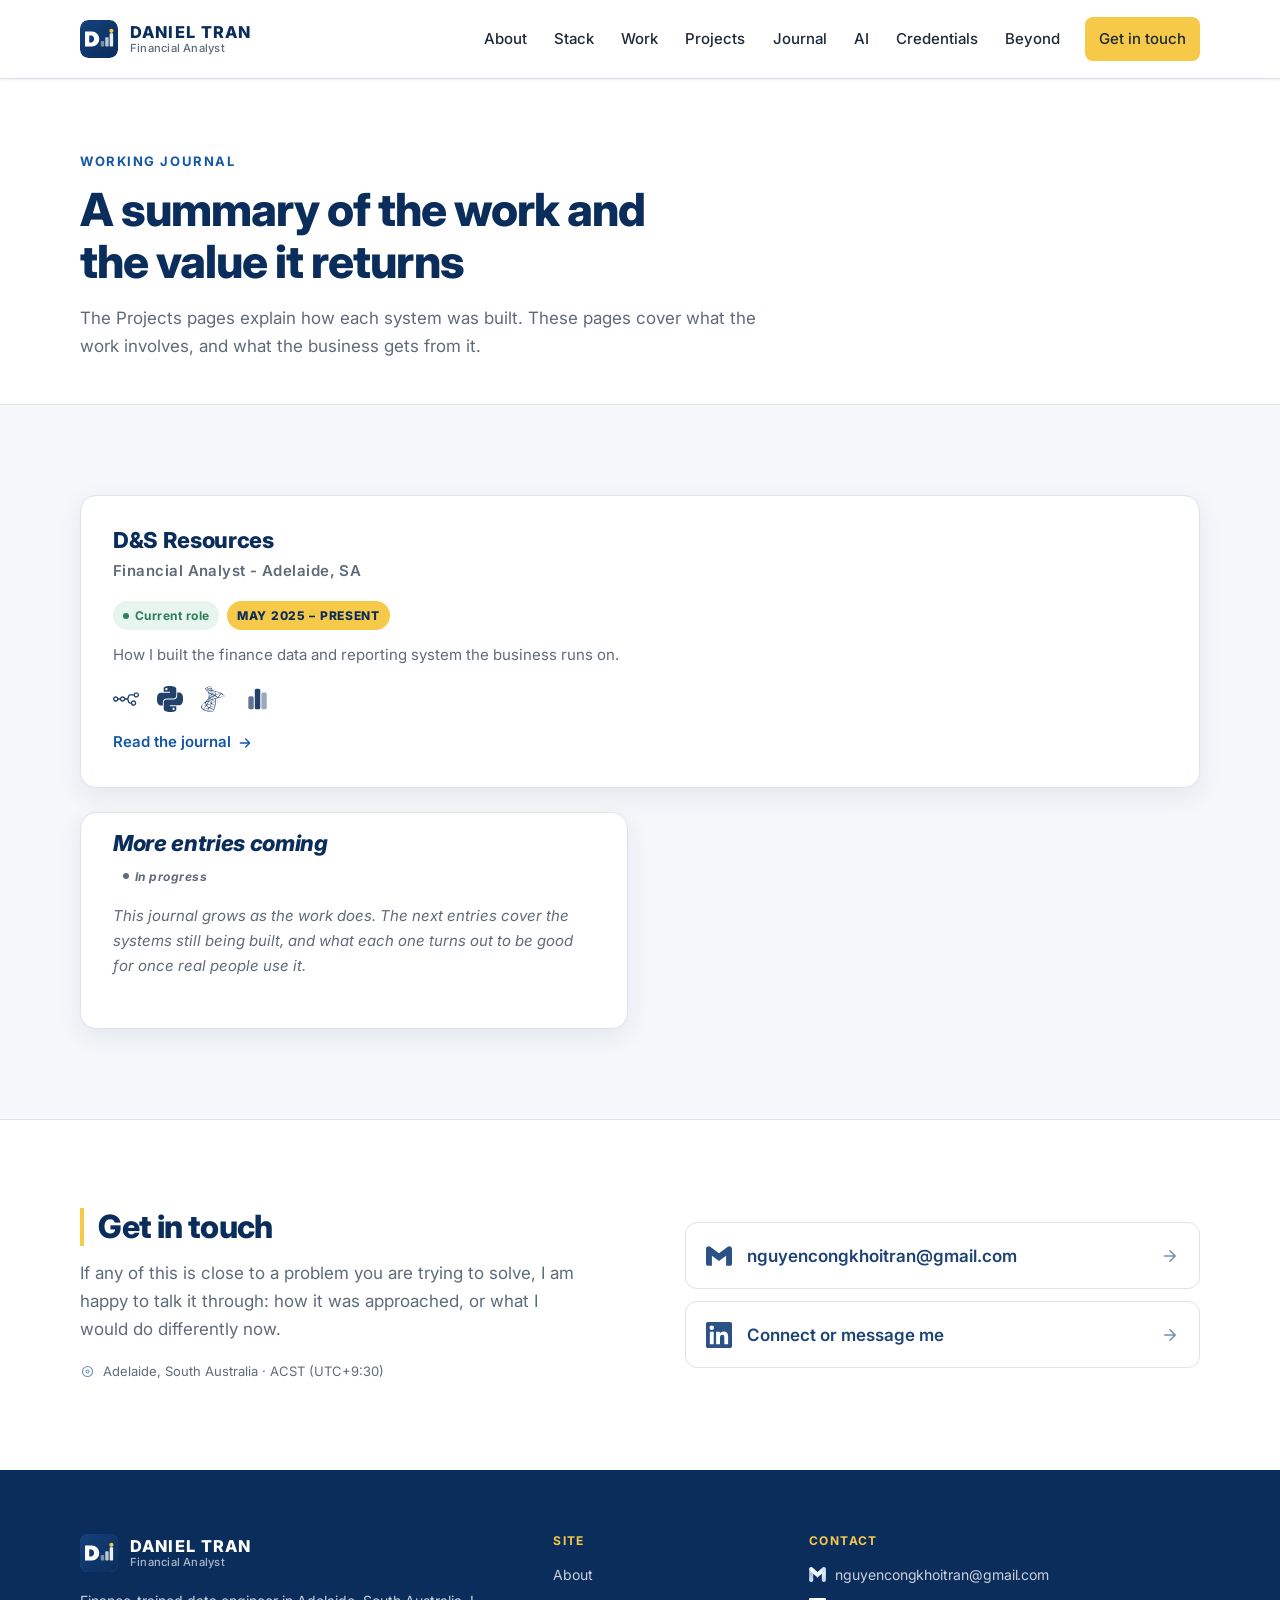
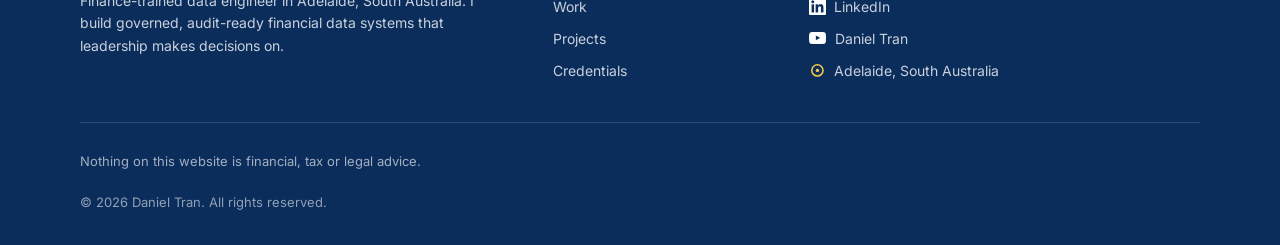
<file: journal.html>
<!DOCTYPE html>
<html lang="en-AU">
<head>
  <meta charset="UTF-8" />
  <meta name="viewport" content="width=device-width, initial-scale=1.0" />
  <title>Working Journal · Daniel Tran</title>
  <meta name="description" content="Working Journal: what Daniel Tran set up inside a working business, the problem each thing solved, and what changed once it was running. Written for the people who use the work." />
  <meta name="author" content="Daniel Tran" />

  <!-- ============================================================
       PORTFOLIO — danieltrandata.com
       Static site: this file + assets/css/portfolio.css
       + assets/js/portfolio.js. No build step, no framework.
       ============================================================ -->

  <meta property="og:type" content="website" />
  <meta property="og:title" content="Working Journal · Daniel Tran" />
  <meta property="og:description" content="The day job, not the architecture. What I set up, what it solved, what changed." />
  <meta property="og:locale" content="en_AU" />
  <meta property="og:url" content="https://danieltrandata.com/journal.html" />
  <meta property="og:image" content="https://danieltrandata.com/assets/img/og-image.jpg?v=2" />
  <meta property="og:image:width" content="1200" />
  <meta property="og:image:height" content="630" />
  <meta property="og:image:alt" content="Daniel Tran, Financial Analyst · danieltrandata.com" />

  <!-- Twitter / X card -->
  <meta name="twitter:card" content="summary_large_image" />
  <meta name="twitter:title" content="Working Journal · Daniel Tran" />
  <meta name="twitter:description" content="The day job, not the architecture. What I set up, what it solved, what changed." />
  <meta name="twitter:image" content="https://danieltrandata.com/assets/img/og-image.jpg?v=2" />

  <link rel="canonical" href="https://danieltrandata.com/journal.html" />

  <!-- Favicons — 'D + data-bars' mark (F1). ?v=4 busts Hostinger CDN cache -->
  <link rel="icon" href="/favicon.ico?v=4" sizes="32x32" />
  <link rel="icon" href="/favicon.svg?v=4" type="image/svg+xml" />
  <link rel="apple-touch-icon" href="/apple-touch-icon.png?v=4" />

  <link rel="preconnect" href="https://fonts.googleapis.com" />
  <link rel="preconnect" href="https://fonts.gstatic.com" crossorigin />
  <link href="https://fonts.googleapis.com/css2?family=Inter:wght@400;500;600;700;800&display=swap" rel="stylesheet" />
  <link rel="stylesheet" href="assets/css/portfolio.css?v=28" />

  <!-- Structured data: helps Google understand who this is -->
  <script type="application/ld+json">
  {
    "@context": "https://schema.org",
    "@type": "Person",
    "name": "Daniel Tran",
    "url": "https://danieltrandata.com",
    "jobTitle": "Financial Analyst",
    "description": "Finance-trained data engineer specialising in finance-grade data pipelines, automation and decision intelligence.",
    "address": { "@type": "PostalAddress", "addressRegion": "South Australia", "addressCountry": "AU" },
    "alumniOf": { "@type": "CollegeOrUniversity", "name": "Torrens University Australia" },
    "sameAs": [
      "https://www.linkedin.com/in/nguyen-daniel-tran-accounting/",
      "https://www.youtube.com/@DanielTranAustraliaSA"
    ]
  }
  </script>
</head>
<body>
  <a class="skip-link" href="#main">Skip to content</a>

  <!-- ============ HEADER ============ -->
  <header class="header" id="header">
    <div class="wrap header-inner">
      <a class="wordmark" href="index.html#top" aria-label="Daniel Tran, home">
        <span class="wordmark-icon" aria-hidden="true">
          <svg viewBox="0 0 512 512"><defs><linearGradient id="wmH" x1="0" y1="0" x2="1" y2="1"><stop offset="0" stop-color="#14417a"/><stop offset="1" stop-color="#0b2d5c"/></linearGradient></defs><rect width="512" height="512" rx="112" fill="url(#wmH)"/><path fill="#ffffff" fill-rule="evenodd" d="M68 156 H160 A100 100 0 0 1 160 356 H68 Z M124 210 H160 A50 50 0 0 1 160 302 H124 Z"/><rect x="280" y="282" width="46" height="74" rx="10" fill="#ffffff" opacity=".45"/><rect x="340" y="234" width="46" height="122" rx="10" fill="#ffffff" opacity=".72"/><rect x="400" y="180" width="46" height="176" rx="10" fill="#ffffff" opacity=".92"/><circle cx="423" cy="146" r="28" fill="#f7c948"/></svg>
        </span>
        <span class="wordmark-text">
          <span class="wordmark-name">DANIEL TRAN</span>
          <span class="wordmark-sub">Financial Analyst</span>
        </span>
      </a>

      <nav class="nav" id="nav" aria-label="Primary">
        <ul>
          <li><a href="index.html#about">About</a></li>
          <li><a href="index.html#stack">Stack</a></li>
          <li><a href="index.html#work">Work</a></li>
          <li><a href="projects.html">Projects</a></li>
          <li><a href="journal.html">Journal</a></li>
          <li><a href="index.html#ai">AI</a></li>
          <li><a href="index.html#credentials">Credentials</a></li>
          <li><a href="index.html#beyond">Beyond</a></li>
          <li class="nav-cta-item"><a class="btn btn-yellow btn-sm" href="#contact">Get in touch</a></li>
        </ul>
      </nav>

      <button class="burger" id="burger" type="button" aria-label="Open menu" aria-expanded="false" aria-controls="nav">
        <span></span><span></span><span></span>
      </button>
    </div>
  </header>

  <main id="main">
    <span id="top" tabindex="-1"></span>

    <!-- ============ SUB-HERO ============ -->
    <section class="subhero">
      <div class="wrap">
        <p class="kicker">Working Journal</p>
        <h1>A summary of the work and the value it returns</h1>
        <p class="subhero-lead">
          The Projects pages explain how each system was built. These pages cover what the work
          involves, and what the business gets from it.
        </p>
      </div>
    </section>

    <!-- ============ JOURNAL GRID ============ -->
    <section class="sec sec-tint">
      <div class="wrap">
        <div class="proj-grid">

          <!-- 1 - D&S RESOURCES -->
          <article class="ai-card proj-card proj-card--lead">
            <h2>D&amp;S Resources</h2>
            <p class="proj-role">Financial Analyst - Adelaide, SA</p>
            <div class="proj-head">
              <span class="proj-status proj-status--live">Current role</span>
              <span class="proj-flag">May 2025 &ndash; present</span>
            </div>
            <p>
              How I built the finance data and reporting system the business runs on.
            </p>
            <ul class="proj-logos">
              <li><img src="assets/img/stack/n8n.svg" alt="n8n" height="20" loading="lazy" decoding="async" /></li>
              <li><img src="assets/img/stack/python.svg" alt="Python" height="24" loading="lazy" decoding="async" /></li>
              <li><img src="assets/img/stack/sql-server.svg" alt="SQL Server" height="26" loading="lazy" decoding="async" /></li>
              <li><img src="assets/img/stack/power-bi.svg" alt="Power BI" height="22" loading="lazy" decoding="async" /></li>
            </ul>
            <a class="link-more" href="journal/dns-resources.html">
              Read the journal
              <svg viewBox="0 0 24 24" aria-hidden="true" focusable="false"><path d="M5 12h14M13 6l6 6-6 6" /></svg>
            </a>
          </article>

          <!-- 2 - PLACEHOLDER -->
          <article class="ai-card proj-card proj-soon">
            <h2>More entries coming</h2>
            <div class="proj-head">
              <span class="proj-status">In progress</span>
            </div>
            <p>
              This journal grows as the work does. The next entries cover the systems still being
              built, and what each one turns out to be good for once real people use it.
            </p>
          </article>

        </div>
      </div>
    </section>

    <!-- ============ CONTACT ============ -->
    <!-- Rendered on EVERY page from this one partial (build.py inserts it before
         main-close). The lead sentence is per-page via If any of this is close to a problem you are trying to solve, I am happy to talk it through: how it was approached, or what I would do differently now. so a case
         page can name its own detail without the section design ever drifting. -->
    <section class="contact" id="contact">
      <div class="wrap">
        <div class="contact-inner">

          <div class="contact-intro">
            <h2 class="contact-title">Get in touch</h2>
            <p class="contact-lead">If any of this is close to a problem you are trying to solve, I am happy to talk it through: how it was approached, or what I would do differently now.</p>
            <p class="contact-place">
              <svg class="contact-place-ic" viewBox="0 0 24 24" aria-hidden="true" focusable="false">
                <circle cx="12" cy="12" r="8" />
                <circle cx="12" cy="12" r="2.4" />
              </svg>
              <span>Adelaide, South Australia &middot; ACST (UTC+9:30)</span>
            </p>
          </div>

          <div class="contact-methods">
            <a class="contact-card" href="mailto:nguyencongkhoitran@gmail.com">
              <svg class="contact-card-ic" viewBox="0 0 24 24" aria-hidden="true" focusable="false">
                <path fill="#2c5185" d="M24 5.457v13.909c0 .904-.732 1.636-1.636 1.636h-3.819V11.73L12 16.64l-6.545-4.91v9.273H1.636A1.636 1.636 0 0 1 0 19.366V5.457c0-2.023 2.309-3.178 3.927-1.964L5.455 4.64 12 9.548l6.545-4.91 1.528-1.145C21.69 2.28 24 3.434 24 5.457z"/>
              </svg>
              <span class="contact-card-val">nguyencongkhoitran@gmail.com</span>
              <svg class="contact-card-go" viewBox="0 0 24 24" aria-hidden="true" focusable="false">
                <path d="M5 12h13M12 5l7 7-7 7" />
              </svg>
            </a>

            <a class="contact-card" href="https://www.linkedin.com/in/nguyen-daniel-tran-accounting/" target="_blank" rel="noopener noreferrer">
              <svg class="contact-card-ic" viewBox="0 0 24 24" aria-hidden="true" focusable="false">
                <path fill="#2c5185" d="M20.447 20.452h-3.554v-5.569c0-1.328-.027-3.037-1.852-3.037-1.853 0-2.136 1.445-2.136 2.939v5.667H9.351V9h3.414v1.561h.046c.477-.9 1.637-1.85 3.37-1.85 3.601 0 4.267 2.37 4.267 5.455v6.286zM5.337 7.433a2.062 2.062 0 1 1 0-4.125 2.062 2.062 0 0 1 0 4.125zm1.782 13.019H3.555V9h3.564v11.452zM22.225 0H1.771C.792 0 0 .774 0 1.729v20.542C0 23.227.792 24 1.771 24h20.451C23.2 24 24 23.227 24 22.271V1.729C24 .774 23.2 0 22.222 0z"/>
              </svg>
              <span class="contact-card-val">Connect or message me</span>
              <svg class="contact-card-go" viewBox="0 0 24 24" aria-hidden="true" focusable="false">
                <path d="M5 12h13M12 5l7 7-7 7" />
              </svg>
            </a>
          </div>

        </div>
      </div>
    </section>

  </main>

  <!-- ============ FOOTER ============ -->
  <footer class="footer">
    <div class="wrap">
      <div class="footer-top">
        <div class="footer-brand">
          <a class="wordmark wordmark-light" href="index.html#top">
            <span class="wordmark-icon" aria-hidden="true">
              <svg viewBox="0 0 512 512"><defs><linearGradient id="wmF" x1="0" y1="0" x2="1" y2="1"><stop offset="0" stop-color="#14417a"/><stop offset="1" stop-color="#0b2d5c"/></linearGradient></defs><rect width="512" height="512" rx="112" fill="url(#wmF)"/><path fill="#ffffff" fill-rule="evenodd" d="M68 156 H160 A100 100 0 0 1 160 356 H68 Z M124 210 H160 A50 50 0 0 1 160 302 H124 Z"/><rect x="280" y="282" width="46" height="74" rx="10" fill="#ffffff" opacity=".45"/><rect x="340" y="234" width="46" height="122" rx="10" fill="#ffffff" opacity=".72"/><rect x="400" y="180" width="46" height="176" rx="10" fill="#ffffff" opacity=".92"/><circle cx="423" cy="146" r="28" fill="#f7c948"/></svg>
            </span>
            <span class="wordmark-text">
              <span class="wordmark-name">DANIEL TRAN</span>
              <span class="wordmark-sub">Financial Analyst</span>
            </span>
          </a>
          <p class="footer-desc">
            Finance-trained data engineer in Adelaide, South Australia. I build governed,
            audit-ready financial data systems that leadership makes decisions on.
          </p>
        </div>

        <nav class="footer-col" aria-label="Site">
          <h3>Site</h3>
          <a href="index.html#about">About</a>
          <a href="index.html#work">Work</a>
          <a href="projects.html">Projects</a>
          <a href="index.html#credentials">Credentials</a>
          <!-- CV link hidden for now (kept, not deleted):
          <a href="assets/docs/daniel-tran-cv.pdf" target="_blank" rel="noopener noreferrer">CV (PDF)</a>
          -->
        </nav>

        <div class="footer-col">
          <h3>Contact</h3>
          <a class="footer-contact-link footer-email" href="mailto:nguyencongkhoitran@gmail.com">
            <img class="footer-contact-icon footer-icon-gmail" src="assets/img/gmail-logo-white-gradient.png" alt="" width="18" height="18" loading="lazy" decoding="async" />
            <span>nguyencongkhoitran@gmail.com</span>
          </a>
          <a class="footer-contact-link footer-linkedin" href="https://www.linkedin.com/in/nguyen-daniel-tran-accounting/" target="_blank" rel="noopener noreferrer">
            <img class="footer-contact-icon" src="assets/img/linkedin-white.png" alt="" width="18" height="18" decoding="async" />
            <span>LinkedIn</span>
          </a>
          <a class="footer-contact-link footer-youtube" href="https://www.youtube.com/@DanielTranAustraliaSA" target="_blank" rel="noopener noreferrer">
            <img class="footer-contact-icon footer-icon-youtube" src="assets/img/youtube-logo-white.png" alt="" width="18" height="18" loading="lazy" decoding="async" />
            <span>Daniel Tran</span>
          </a>
          <p class="footer-location">
            <svg class="footer-contact-icon footer-icon-location" viewBox="0 0 24 24" aria-hidden="true" focusable="false">
              <circle cx="12" cy="12" r="8" />
              <circle cx="12" cy="12" r="2.4" />
            </svg>
            <span>Adelaide, South Australia</span>
          </p>
        </div>
      </div>

      <div class="footer-legal">
        <p class="disclaimer">
          Nothing on this website is financial, tax or legal advice.
        </p>
        <p class="copyright">&copy; <span id="year">2026</span> Daniel Tran. All rights reserved.</p>
      </div>
    </div>
  </footer>

  <!-- Back to top. Plain anchor: works without JS; JS only handles show/hide. -->
  <a class="to-top" id="toTop" href="#top" aria-label="Back to top" title="Back to top">
    <svg viewBox="0 0 24 24" aria-hidden="true" focusable="false">
      <path d="M12 19V5M5 12l7-7 7 7" />
    </svg>
  </a>

  <script src="assets/js/portfolio.js?v=3"></script>
</body>
</html>
</file>
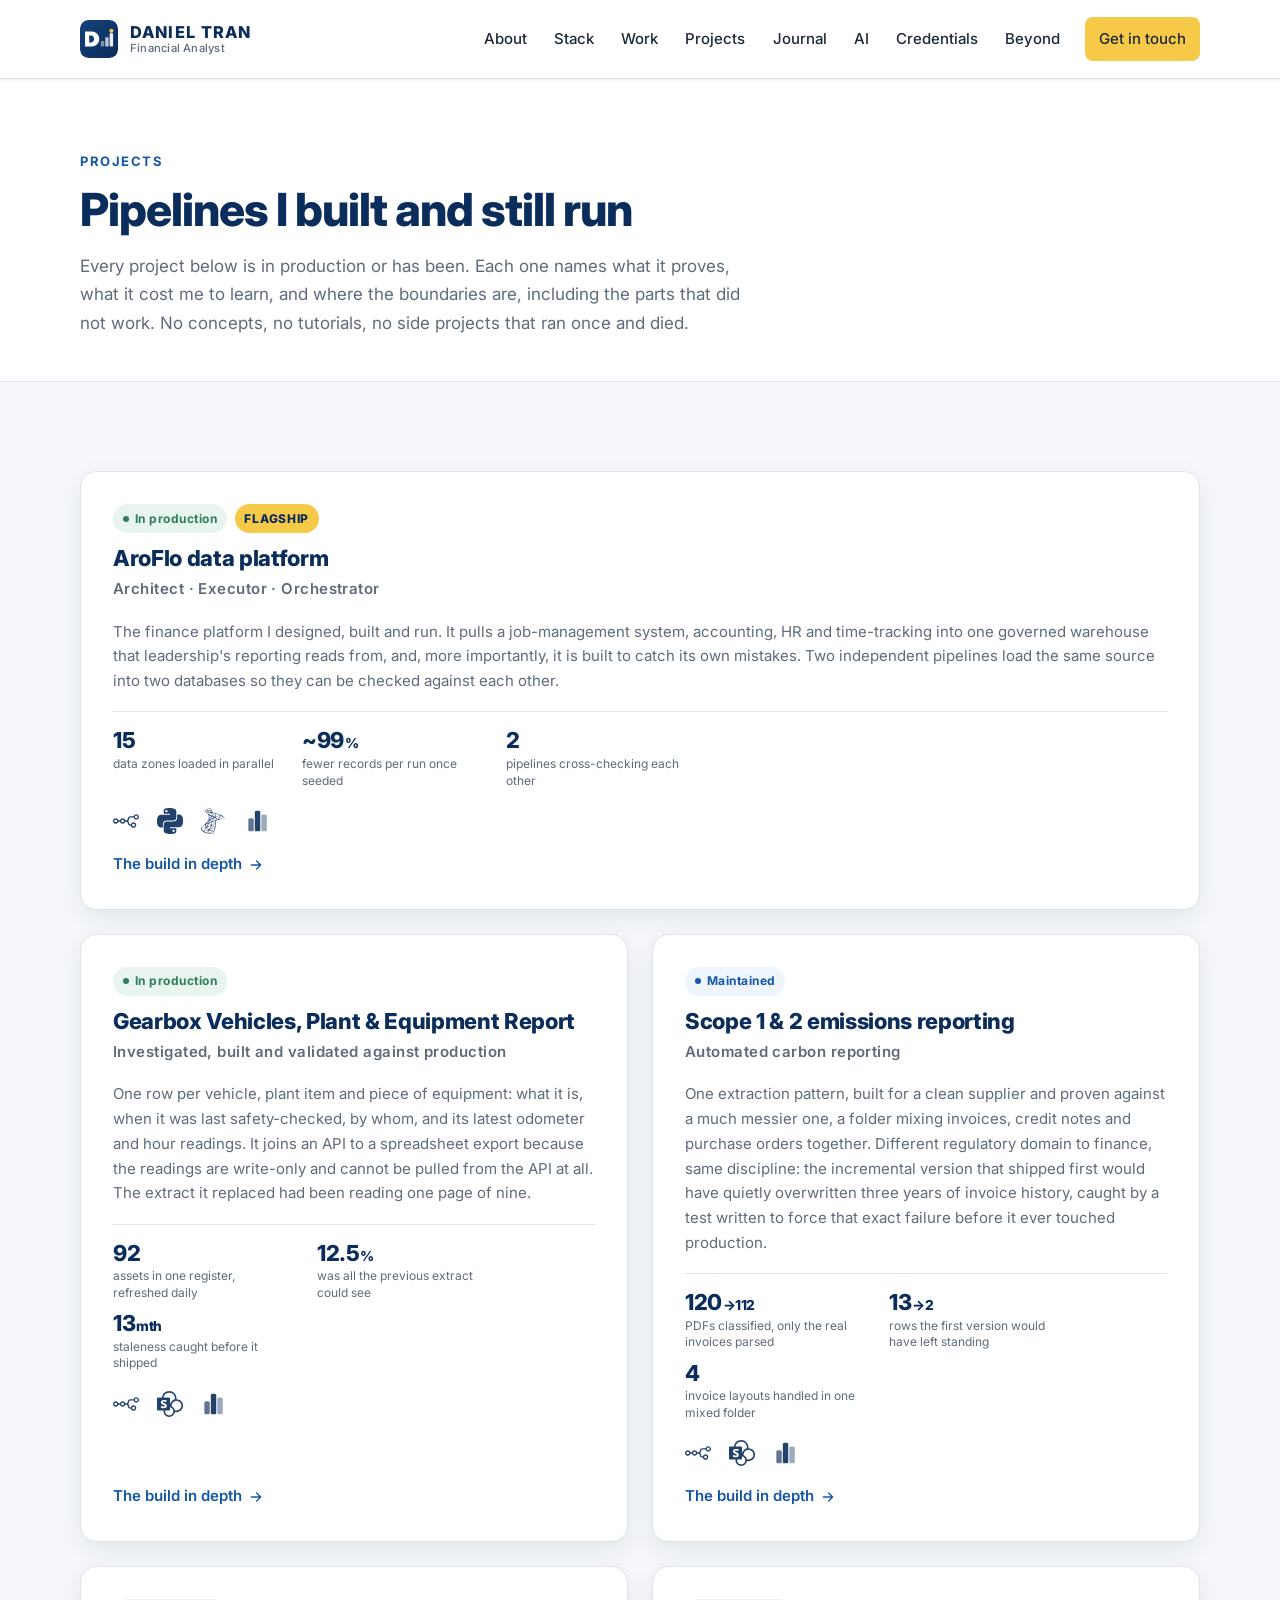
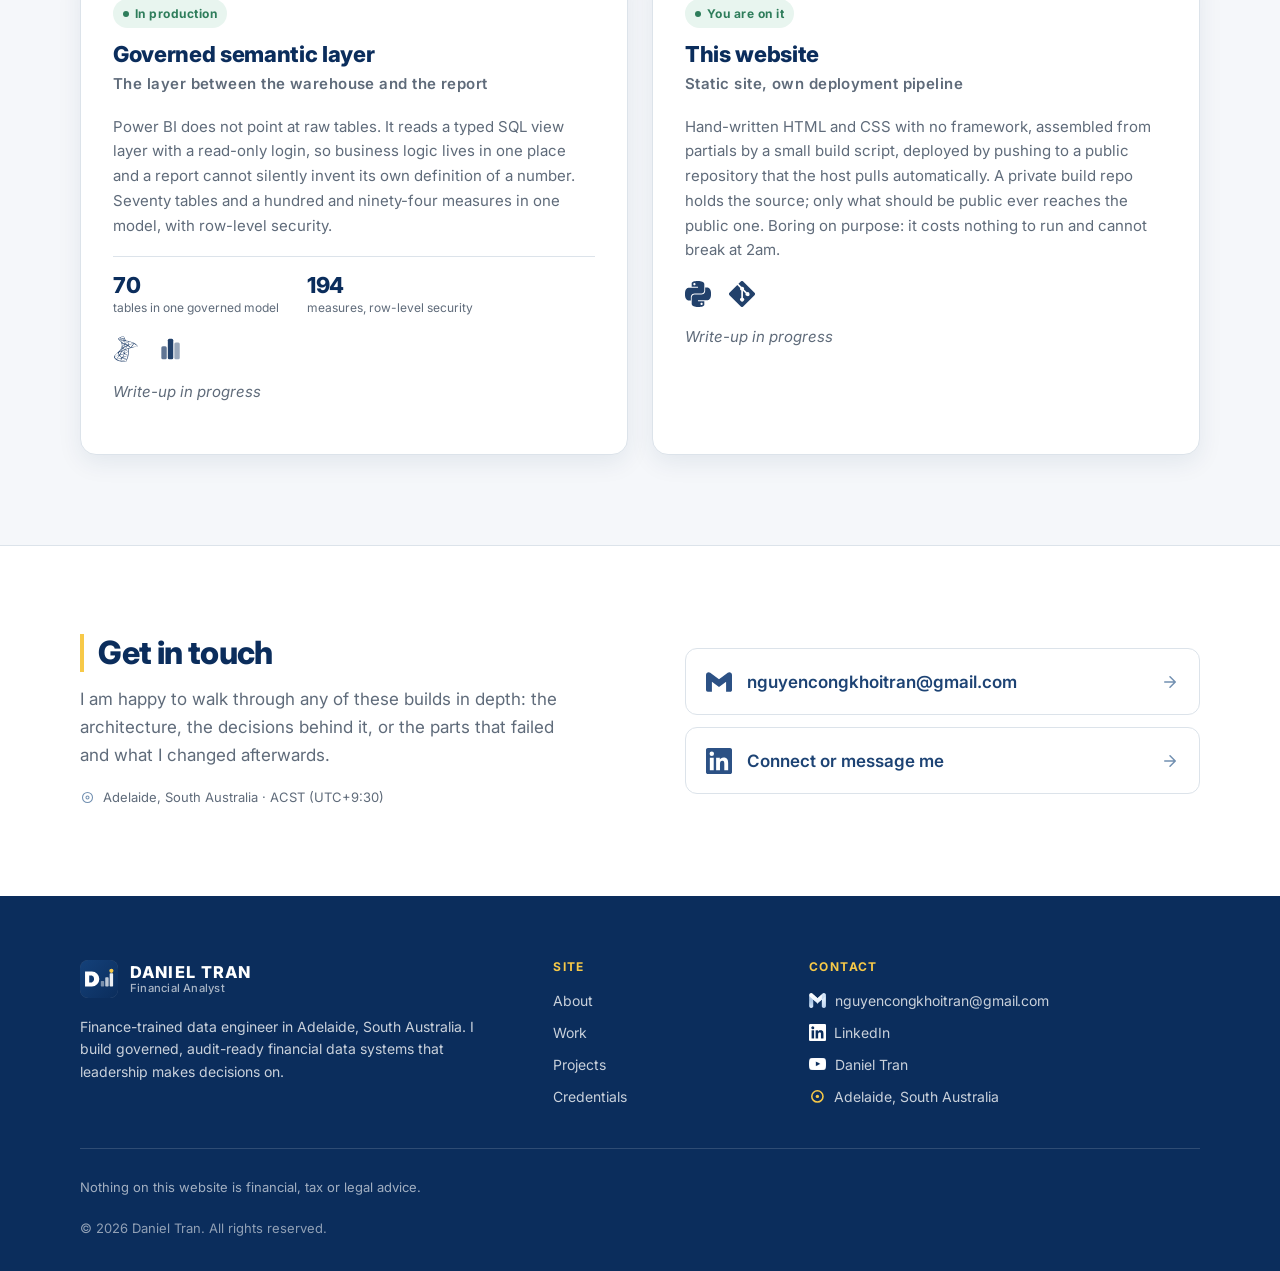
<file: projects.html>
<!DOCTYPE html>
<html lang="en-AU">
<head>
  <meta charset="UTF-8" />
  <meta name="viewport" content="width=device-width, initial-scale=1.0" />
  <title>Projects · Daniel Tran</title>
  <meta name="description" content="Production data engineering projects by Daniel Tran: a governed finance data platform, a count-validated fleet extractor, automated Scope 1 & 2 emissions reporting, and a governed SQL semantic layer." />
  <meta name="author" content="Daniel Tran" />

  <!-- ============================================================
       PORTFOLIO — danieltrandata.com
       Static site: this file + assets/css/portfolio.css
       + assets/js/portfolio.js. No build step, no framework.
       ============================================================ -->

  <meta property="og:type" content="website" />
  <meta property="og:title" content="Projects · Daniel Tran" />
  <meta property="og:description" content="Pipelines I built and still run: a governed finance data platform, a count-validated extractor, automated emissions reporting." />
  <meta property="og:locale" content="en_AU" />
  <meta property="og:url" content="https://danieltrandata.com/projects.html" />
  <meta property="og:image" content="https://danieltrandata.com/assets/img/og-image.jpg?v=2" />
  <meta property="og:image:width" content="1200" />
  <meta property="og:image:height" content="630" />
  <meta property="og:image:alt" content="Daniel Tran, Financial Analyst · danieltrandata.com" />

  <!-- Twitter / X card -->
  <meta name="twitter:card" content="summary_large_image" />
  <meta name="twitter:title" content="Projects · Daniel Tran" />
  <meta name="twitter:description" content="Pipelines I built and still run: a governed finance data platform, a count-validated extractor, automated emissions reporting." />
  <meta name="twitter:image" content="https://danieltrandata.com/assets/img/og-image.jpg?v=2" />

  <link rel="canonical" href="https://danieltrandata.com/projects.html" />

  <!-- Favicons — 'D + data-bars' mark (F1). ?v=4 busts Hostinger CDN cache -->
  <link rel="icon" href="/favicon.ico?v=4" sizes="32x32" />
  <link rel="icon" href="/favicon.svg?v=4" type="image/svg+xml" />
  <link rel="apple-touch-icon" href="/apple-touch-icon.png?v=4" />

  <link rel="preconnect" href="https://fonts.googleapis.com" />
  <link rel="preconnect" href="https://fonts.gstatic.com" crossorigin />
  <link href="https://fonts.googleapis.com/css2?family=Inter:wght@400;500;600;700;800&display=swap" rel="stylesheet" />
  <link rel="stylesheet" href="assets/css/portfolio.css?v=28" />

  <!-- Structured data: helps Google understand who this is -->
  <script type="application/ld+json">
  {
    "@context": "https://schema.org",
    "@type": "Person",
    "name": "Daniel Tran",
    "url": "https://danieltrandata.com",
    "jobTitle": "Financial Analyst",
    "description": "Finance-trained data engineer specialising in finance-grade data pipelines, automation and decision intelligence.",
    "address": { "@type": "PostalAddress", "addressRegion": "South Australia", "addressCountry": "AU" },
    "alumniOf": { "@type": "CollegeOrUniversity", "name": "Torrens University Australia" },
    "sameAs": [
      "https://www.linkedin.com/in/nguyen-daniel-tran-accounting/",
      "https://www.youtube.com/@DanielTranAustraliaSA"
    ]
  }
  </script>
</head>
<body>
  <a class="skip-link" href="#main">Skip to content</a>

  <!-- ============ HEADER ============ -->
  <header class="header" id="header">
    <div class="wrap header-inner">
      <a class="wordmark" href="index.html#top" aria-label="Daniel Tran, home">
        <span class="wordmark-icon" aria-hidden="true">
          <svg viewBox="0 0 512 512"><defs><linearGradient id="wmH" x1="0" y1="0" x2="1" y2="1"><stop offset="0" stop-color="#14417a"/><stop offset="1" stop-color="#0b2d5c"/></linearGradient></defs><rect width="512" height="512" rx="112" fill="url(#wmH)"/><path fill="#ffffff" fill-rule="evenodd" d="M68 156 H160 A100 100 0 0 1 160 356 H68 Z M124 210 H160 A50 50 0 0 1 160 302 H124 Z"/><rect x="280" y="282" width="46" height="74" rx="10" fill="#ffffff" opacity=".45"/><rect x="340" y="234" width="46" height="122" rx="10" fill="#ffffff" opacity=".72"/><rect x="400" y="180" width="46" height="176" rx="10" fill="#ffffff" opacity=".92"/><circle cx="423" cy="146" r="28" fill="#f7c948"/></svg>
        </span>
        <span class="wordmark-text">
          <span class="wordmark-name">DANIEL TRAN</span>
          <span class="wordmark-sub">Financial Analyst</span>
        </span>
      </a>

      <nav class="nav" id="nav" aria-label="Primary">
        <ul>
          <li><a href="index.html#about">About</a></li>
          <li><a href="index.html#stack">Stack</a></li>
          <li><a href="index.html#work">Work</a></li>
          <li><a href="projects.html">Projects</a></li>
          <li><a href="journal.html">Journal</a></li>
          <li><a href="index.html#ai">AI</a></li>
          <li><a href="index.html#credentials">Credentials</a></li>
          <li><a href="index.html#beyond">Beyond</a></li>
          <li class="nav-cta-item"><a class="btn btn-yellow btn-sm" href="#contact">Get in touch</a></li>
        </ul>
      </nav>

      <button class="burger" id="burger" type="button" aria-label="Open menu" aria-expanded="false" aria-controls="nav">
        <span></span><span></span><span></span>
      </button>
    </div>
  </header>

  <main id="main">
    <span id="top" tabindex="-1"></span>

    <!-- ============ SUB-HERO ============ -->
    <section class="subhero">
      <div class="wrap">
        <p class="kicker">Projects</p>
        <h1>Pipelines I built and still run</h1>
        <p class="subhero-lead">
          Every project below is in production or has been. Each one names what it proves, what it
          cost me to learn, and where the boundaries are, including the parts that did not work.
          No concepts, no tutorials, no side projects that ran once and died.
        </p>
      </div>
    </section>

    <!-- ============ PROJECT GRID ============ -->
    <section class="sec sec-tint">
      <div class="wrap">
        <div class="proj-grid">

          <!-- 1 — FLAGSHIP -->
          <article class="ai-card proj-card proj-card--lead">
            <div class="proj-head">
              <span class="proj-status proj-status--live">In production</span>
              <span class="proj-flag">Flagship</span>
            </div>
            <h2>AroFlo data platform</h2>
            <p class="proj-role">Architect &middot; Executor &middot; Orchestrator</p>
            <p>
              The finance platform I designed, built and run. It pulls a job-management system,
              accounting, HR and time-tracking into one governed warehouse that leadership's
              reporting reads from, and, more importantly, it is built to catch its own mistakes.
              Two independent pipelines load the same source into two databases so they can be
              checked against each other.
            </p>
            <ul class="proj-metrics">
              <li class="proj-metric">
                <span class="proj-metric-num">15</span>
                <span class="proj-metric-lab">data zones loaded in parallel</span>
              </li>
              <li class="proj-metric">
                <span class="proj-metric-num">~99<span>%</span></span>
                <span class="proj-metric-lab">fewer records per run once seeded</span>
              </li>
              <li class="proj-metric">
                <span class="proj-metric-num">2</span>
                <span class="proj-metric-lab">pipelines cross-checking each other</span>
              </li>
            </ul>
            <ul class="proj-logos">
              <li><img src="assets/img/stack/n8n.svg" alt="n8n" height="20" loading="lazy" decoding="async" /></li>
              <li><img src="assets/img/stack/python.svg" alt="Python" height="24" loading="lazy" decoding="async" /></li>
              <li><img src="assets/img/stack/sql-server.svg" alt="SQL Server" height="26" loading="lazy" decoding="async" /></li>
              <li><img src="assets/img/stack/power-bi.svg" alt="Power BI" height="22" loading="lazy" decoding="async" /></li>
            </ul>
            <a class="link-more" href="projects/aroflo-data-platform.html">
              The build in depth
              <svg viewBox="0 0 24 24" aria-hidden="true" focusable="false"><path d="M5 12h14M13 6l6 6-6 6" /></svg>
            </a>
          </article>

          <!-- 2 — GEARBOX -->
          <article class="ai-card proj-card">
            <div class="proj-head">
              <span class="proj-status proj-status--live">In production</span>
            </div>
            <h2>Gearbox Vehicles, Plant &amp; Equipment Report</h2>
            <p class="proj-role">Investigated, built and validated against production</p>
            <p>
              One row per vehicle, plant item and piece of equipment: what it is, when it was last
              safety-checked, by whom, and its latest odometer and hour readings. It joins an API to
              a spreadsheet export because the readings are write-only and cannot be pulled from the
              API at all. The extract it replaced had been reading one page of nine.
            </p>
            <ul class="proj-metrics">
              <li class="proj-metric">
                <span class="proj-metric-num">92</span>
                <span class="proj-metric-lab">assets in one register, refreshed daily</span>
              </li>
              <li class="proj-metric">
                <span class="proj-metric-num">12.5<span>%</span></span>
                <span class="proj-metric-lab">was all the previous extract could see</span>
              </li>
              <li class="proj-metric">
                <span class="proj-metric-num">13<span>mth</span></span>
                <span class="proj-metric-lab">staleness caught before it shipped</span>
              </li>
            </ul>
            <ul class="proj-logos">
              <li><img src="assets/img/stack/n8n.svg" alt="n8n" height="20" loading="lazy" decoding="async" /></li>
              <li><img src="assets/img/stack/sharepoint.svg" alt="SharePoint" height="22" loading="lazy" decoding="async" /></li>
              <li><img src="assets/img/stack/power-bi.svg" alt="Power BI" height="22" loading="lazy" decoding="async" /></li>
            </ul>
            <a class="link-more" href="projects/gearbox-asset-report.html">
              The build in depth
              <svg viewBox="0 0 24 24" aria-hidden="true" focusable="false"><path d="M5 12h14M13 6l6 6-6 6" /></svg>
            </a>
          </article>

          <!-- 3 — EMISSIONS -->
          <article class="ai-card proj-card">
            <div class="proj-head">
              <span class="proj-status proj-status--maint">Maintained</span>
            </div>
            <h2>Scope 1 &amp; 2 emissions reporting</h2>
            <p class="proj-role">Automated carbon reporting</p>
            <p>
              One extraction pattern, built for a clean supplier and proven against a much messier
              one, a folder mixing invoices, credit notes and purchase orders together. Different
              regulatory domain to finance, same discipline: the incremental version that shipped
              first would have quietly overwritten three years of invoice history, caught by a test
              written to force that exact failure before it ever touched production.
            </p>
            <ul class="proj-metrics">
              <li class="proj-metric">
                <span class="proj-metric-num">120<span>&rarr;112</span></span>
                <span class="proj-metric-lab">PDFs classified, only the real invoices parsed</span>
              </li>
              <li class="proj-metric">
                <span class="proj-metric-num">13<span>&rarr;2</span></span>
                <span class="proj-metric-lab">rows the first version would have left standing</span>
              </li>
              <li class="proj-metric">
                <span class="proj-metric-num">4</span>
                <span class="proj-metric-lab">invoice layouts handled in one mixed folder</span>
              </li>
            </ul>
            <ul class="proj-logos">
              <li><img src="assets/img/stack/n8n.svg" alt="n8n" height="20" loading="lazy" decoding="async" /></li>
              <li><img src="assets/img/stack/sharepoint.svg" alt="SharePoint" height="22" loading="lazy" decoding="async" /></li>
              <li><img src="assets/img/stack/power-bi.svg" alt="Power BI" height="22" loading="lazy" decoding="async" /></li>
            </ul>
            <a class="link-more" href="projects/ems-carbon-reporting.html">
              The build in depth
              <svg viewBox="0 0 24 24" aria-hidden="true" focusable="false"><path d="M5 12h14M13 6l6 6-6 6" /></svg>
            </a>
          </article>

          <!-- 4 — SEMANTIC LAYER -->
          <article class="ai-card proj-card">
            <div class="proj-head">
              <span class="proj-status proj-status--live">In production</span>
            </div>
            <h2>Governed semantic layer</h2>
            <p class="proj-role">The layer between the warehouse and the report</p>
            <p>
              Power BI does not point at raw tables. It reads a typed SQL view layer with a
              read-only login, so business logic lives in one place and a report cannot silently
              invent its own definition of a number. Seventy tables and a hundred and ninety-four
              measures in one model, with row-level security.
            </p>
            <ul class="proj-metrics">
              <li class="proj-metric">
                <span class="proj-metric-num">70</span>
                <span class="proj-metric-lab">tables in one governed model</span>
              </li>
              <li class="proj-metric">
                <span class="proj-metric-num">194</span>
                <span class="proj-metric-lab">measures, row-level security</span>
              </li>
            </ul>
            <ul class="proj-logos">
              <li><img src="assets/img/stack/sql-server.svg" alt="SQL Server" height="26" loading="lazy" decoding="async" /></li>
              <li><img src="assets/img/stack/power-bi.svg" alt="Power BI" height="22" loading="lazy" decoding="async" /></li>
            </ul>
            <p class="proj-soon">Write-up in progress</p>
          </article>

          <!-- 5 — THIS SITE -->
          <article class="ai-card proj-card">
            <div class="proj-head">
              <span class="proj-status proj-status--live">You are on it</span>
            </div>
            <h2>This website</h2>
            <p class="proj-role">Static site, own deployment pipeline</p>
            <p>
              Hand-written HTML and CSS with no framework, assembled from partials by a small build
              script, deployed by pushing to a public repository that the host pulls automatically.
              A private build repo holds the source; only what should be public ever reaches the
              public one. Boring on purpose: it costs nothing to run and cannot break at 2am.
            </p>
            <ul class="proj-logos">
              <li><img src="assets/img/stack/python.svg" alt="Python" height="24" loading="lazy" decoding="async" /></li>
              <li><img src="assets/img/stack/git.svg" alt="Git" height="22" loading="lazy" decoding="async" /></li>
            </ul>
            <p class="proj-soon">Write-up in progress</p>
          </article>

        </div>
      </div>
    </section>

    <!-- ============ CTA ============ -->
    
    <!-- ============ CONTACT ============ -->
    <!-- Rendered on EVERY page from this one partial (build.py inserts it before
         main-close). The lead sentence is per-page via I am happy to walk through any of these builds in depth: the architecture, the decisions behind it, or the parts that failed and what I changed afterwards. so a case
         page can name its own detail without the section design ever drifting. -->
    <section class="contact" id="contact">
      <div class="wrap">
        <div class="contact-inner">

          <div class="contact-intro">
            <h2 class="contact-title">Get in touch</h2>
            <p class="contact-lead">I am happy to walk through any of these builds in depth: the architecture, the decisions behind it, or the parts that failed and what I changed afterwards.</p>
            <p class="contact-place">
              <svg class="contact-place-ic" viewBox="0 0 24 24" aria-hidden="true" focusable="false">
                <circle cx="12" cy="12" r="8" />
                <circle cx="12" cy="12" r="2.4" />
              </svg>
              <span>Adelaide, South Australia &middot; ACST (UTC+9:30)</span>
            </p>
          </div>

          <div class="contact-methods">
            <a class="contact-card" href="mailto:nguyencongkhoitran@gmail.com">
              <svg class="contact-card-ic" viewBox="0 0 24 24" aria-hidden="true" focusable="false">
                <path fill="#2c5185" d="M24 5.457v13.909c0 .904-.732 1.636-1.636 1.636h-3.819V11.73L12 16.64l-6.545-4.91v9.273H1.636A1.636 1.636 0 0 1 0 19.366V5.457c0-2.023 2.309-3.178 3.927-1.964L5.455 4.64 12 9.548l6.545-4.91 1.528-1.145C21.69 2.28 24 3.434 24 5.457z"/>
              </svg>
              <span class="contact-card-val">nguyencongkhoitran@gmail.com</span>
              <svg class="contact-card-go" viewBox="0 0 24 24" aria-hidden="true" focusable="false">
                <path d="M5 12h13M12 5l7 7-7 7" />
              </svg>
            </a>

            <a class="contact-card" href="https://www.linkedin.com/in/nguyen-daniel-tran-accounting/" target="_blank" rel="noopener noreferrer">
              <svg class="contact-card-ic" viewBox="0 0 24 24" aria-hidden="true" focusable="false">
                <path fill="#2c5185" d="M20.447 20.452h-3.554v-5.569c0-1.328-.027-3.037-1.852-3.037-1.853 0-2.136 1.445-2.136 2.939v5.667H9.351V9h3.414v1.561h.046c.477-.9 1.637-1.85 3.37-1.85 3.601 0 4.267 2.37 4.267 5.455v6.286zM5.337 7.433a2.062 2.062 0 1 1 0-4.125 2.062 2.062 0 0 1 0 4.125zm1.782 13.019H3.555V9h3.564v11.452zM22.225 0H1.771C.792 0 0 .774 0 1.729v20.542C0 23.227.792 24 1.771 24h20.451C23.2 24 24 23.227 24 22.271V1.729C24 .774 23.2 0 22.222 0z"/>
              </svg>
              <span class="contact-card-val">Connect or message me</span>
              <svg class="contact-card-go" viewBox="0 0 24 24" aria-hidden="true" focusable="false">
                <path d="M5 12h13M12 5l7 7-7 7" />
              </svg>
            </a>
          </div>

        </div>
      </div>
    </section>

  </main>

  <!-- ============ FOOTER ============ -->
  <footer class="footer">
    <div class="wrap">
      <div class="footer-top">
        <div class="footer-brand">
          <a class="wordmark wordmark-light" href="index.html#top">
            <span class="wordmark-icon" aria-hidden="true">
              <svg viewBox="0 0 512 512"><defs><linearGradient id="wmF" x1="0" y1="0" x2="1" y2="1"><stop offset="0" stop-color="#14417a"/><stop offset="1" stop-color="#0b2d5c"/></linearGradient></defs><rect width="512" height="512" rx="112" fill="url(#wmF)"/><path fill="#ffffff" fill-rule="evenodd" d="M68 156 H160 A100 100 0 0 1 160 356 H68 Z M124 210 H160 A50 50 0 0 1 160 302 H124 Z"/><rect x="280" y="282" width="46" height="74" rx="10" fill="#ffffff" opacity=".45"/><rect x="340" y="234" width="46" height="122" rx="10" fill="#ffffff" opacity=".72"/><rect x="400" y="180" width="46" height="176" rx="10" fill="#ffffff" opacity=".92"/><circle cx="423" cy="146" r="28" fill="#f7c948"/></svg>
            </span>
            <span class="wordmark-text">
              <span class="wordmark-name">DANIEL TRAN</span>
              <span class="wordmark-sub">Financial Analyst</span>
            </span>
          </a>
          <p class="footer-desc">
            Finance-trained data engineer in Adelaide, South Australia. I build governed,
            audit-ready financial data systems that leadership makes decisions on.
          </p>
        </div>

        <nav class="footer-col" aria-label="Site">
          <h3>Site</h3>
          <a href="index.html#about">About</a>
          <a href="index.html#work">Work</a>
          <a href="projects.html">Projects</a>
          <a href="index.html#credentials">Credentials</a>
          <!-- CV link hidden for now (kept, not deleted):
          <a href="assets/docs/daniel-tran-cv.pdf" target="_blank" rel="noopener noreferrer">CV (PDF)</a>
          -->
        </nav>

        <div class="footer-col">
          <h3>Contact</h3>
          <a class="footer-contact-link footer-email" href="mailto:nguyencongkhoitran@gmail.com">
            <img class="footer-contact-icon footer-icon-gmail" src="assets/img/gmail-logo-white-gradient.png" alt="" width="18" height="18" loading="lazy" decoding="async" />
            <span>nguyencongkhoitran@gmail.com</span>
          </a>
          <a class="footer-contact-link footer-linkedin" href="https://www.linkedin.com/in/nguyen-daniel-tran-accounting/" target="_blank" rel="noopener noreferrer">
            <img class="footer-contact-icon" src="assets/img/linkedin-white.png" alt="" width="18" height="18" decoding="async" />
            <span>LinkedIn</span>
          </a>
          <a class="footer-contact-link footer-youtube" href="https://www.youtube.com/@DanielTranAustraliaSA" target="_blank" rel="noopener noreferrer">
            <img class="footer-contact-icon footer-icon-youtube" src="assets/img/youtube-logo-white.png" alt="" width="18" height="18" loading="lazy" decoding="async" />
            <span>Daniel Tran</span>
          </a>
          <p class="footer-location">
            <svg class="footer-contact-icon footer-icon-location" viewBox="0 0 24 24" aria-hidden="true" focusable="false">
              <circle cx="12" cy="12" r="8" />
              <circle cx="12" cy="12" r="2.4" />
            </svg>
            <span>Adelaide, South Australia</span>
          </p>
        </div>
      </div>

      <div class="footer-legal">
        <p class="disclaimer">
          Nothing on this website is financial, tax or legal advice.
        </p>
        <p class="copyright">&copy; <span id="year">2026</span> Daniel Tran. All rights reserved.</p>
      </div>
    </div>
  </footer>

  <!-- Back to top. Plain anchor: works without JS; JS only handles show/hide. -->
  <a class="to-top" id="toTop" href="#top" aria-label="Back to top" title="Back to top">
    <svg viewBox="0 0 24 24" aria-hidden="true" focusable="false">
      <path d="M12 19V5M5 12l7-7 7 7" />
    </svg>
  </a>

  <script src="assets/js/portfolio.js?v=3"></script>
</body>
</html>
</file>
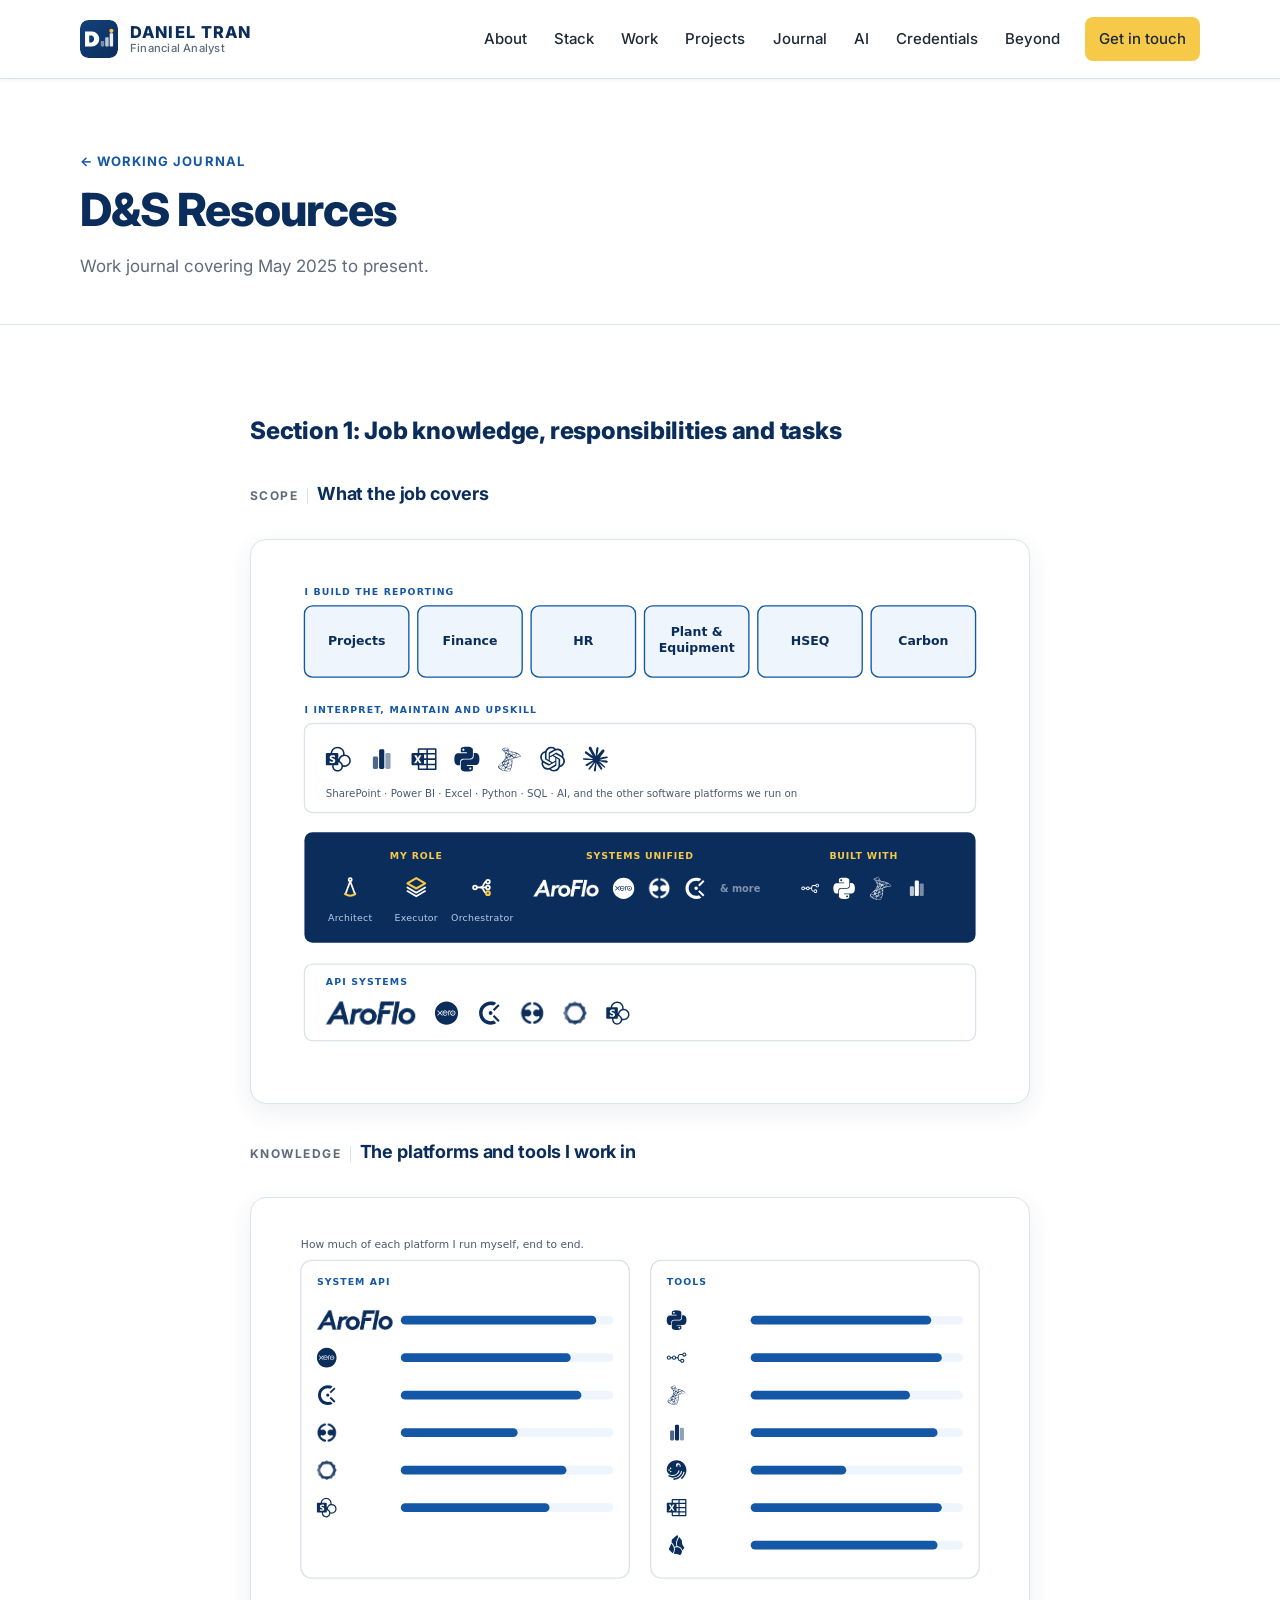
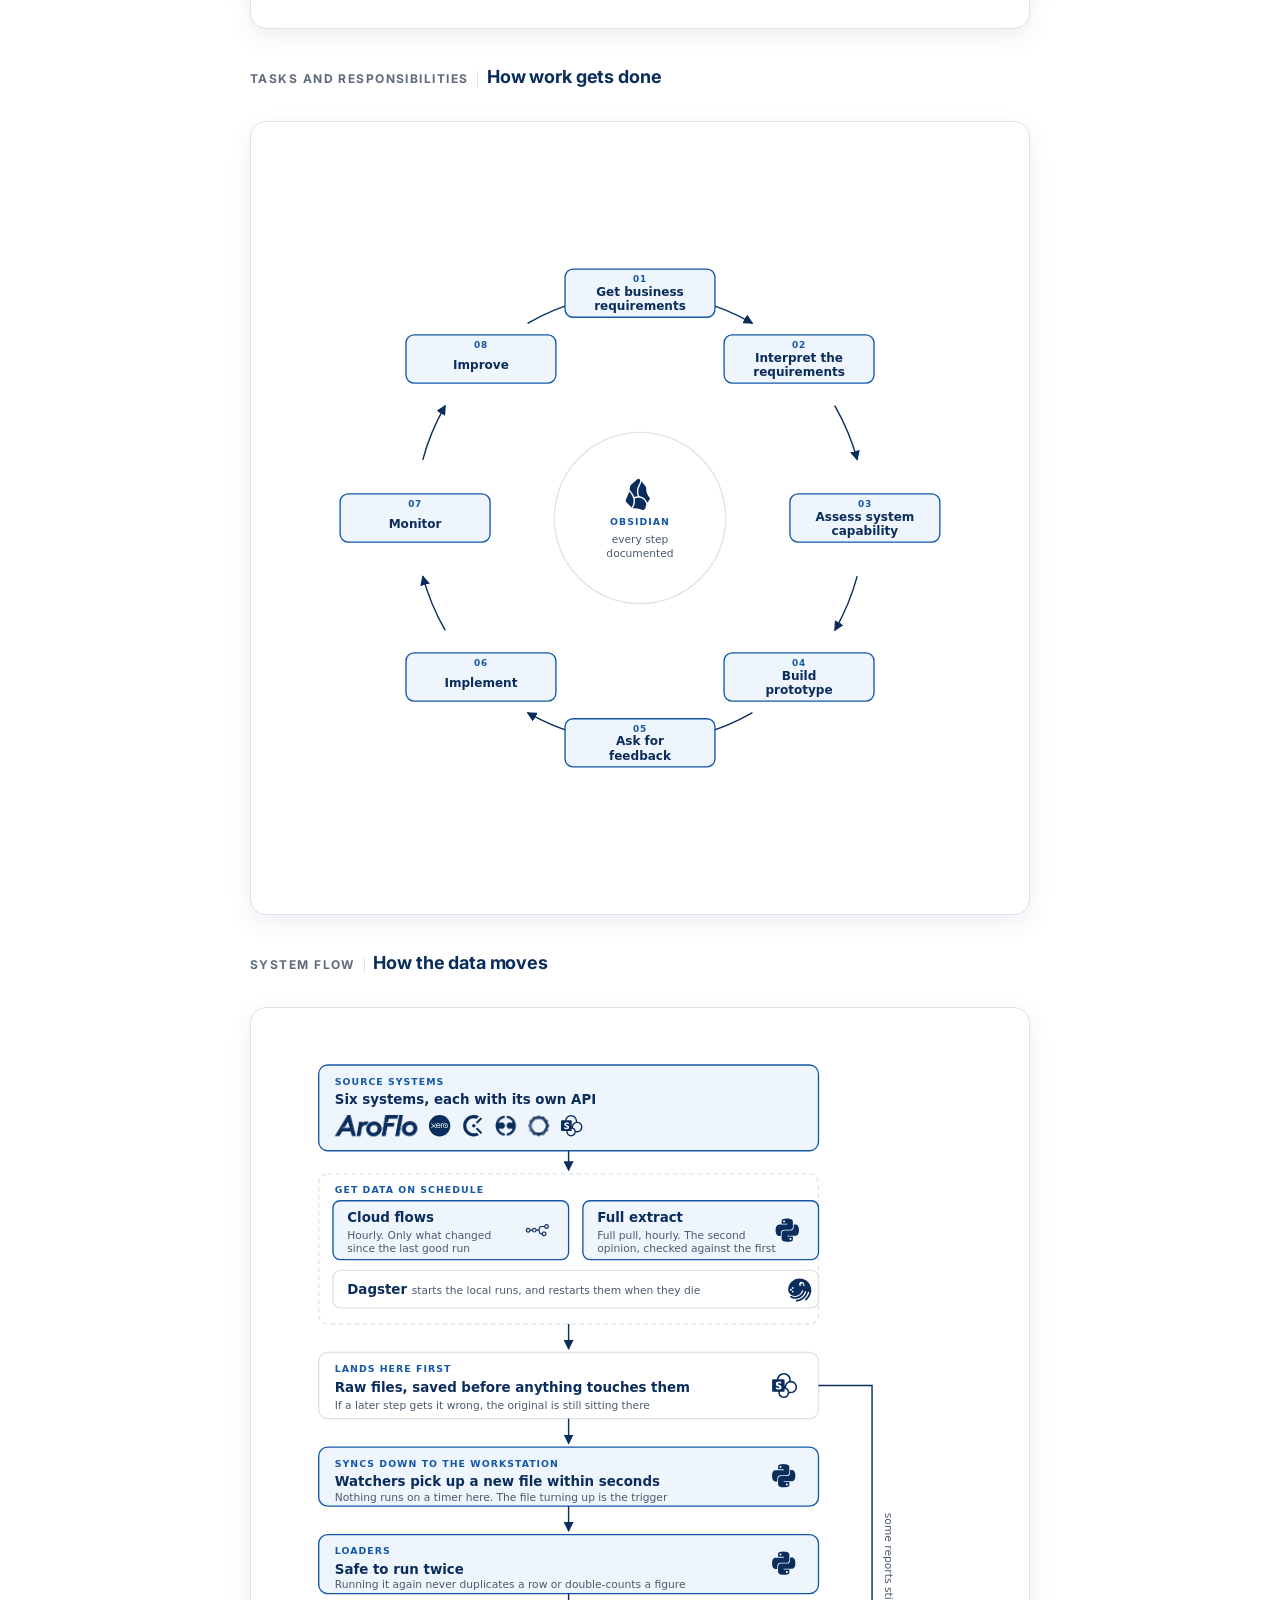
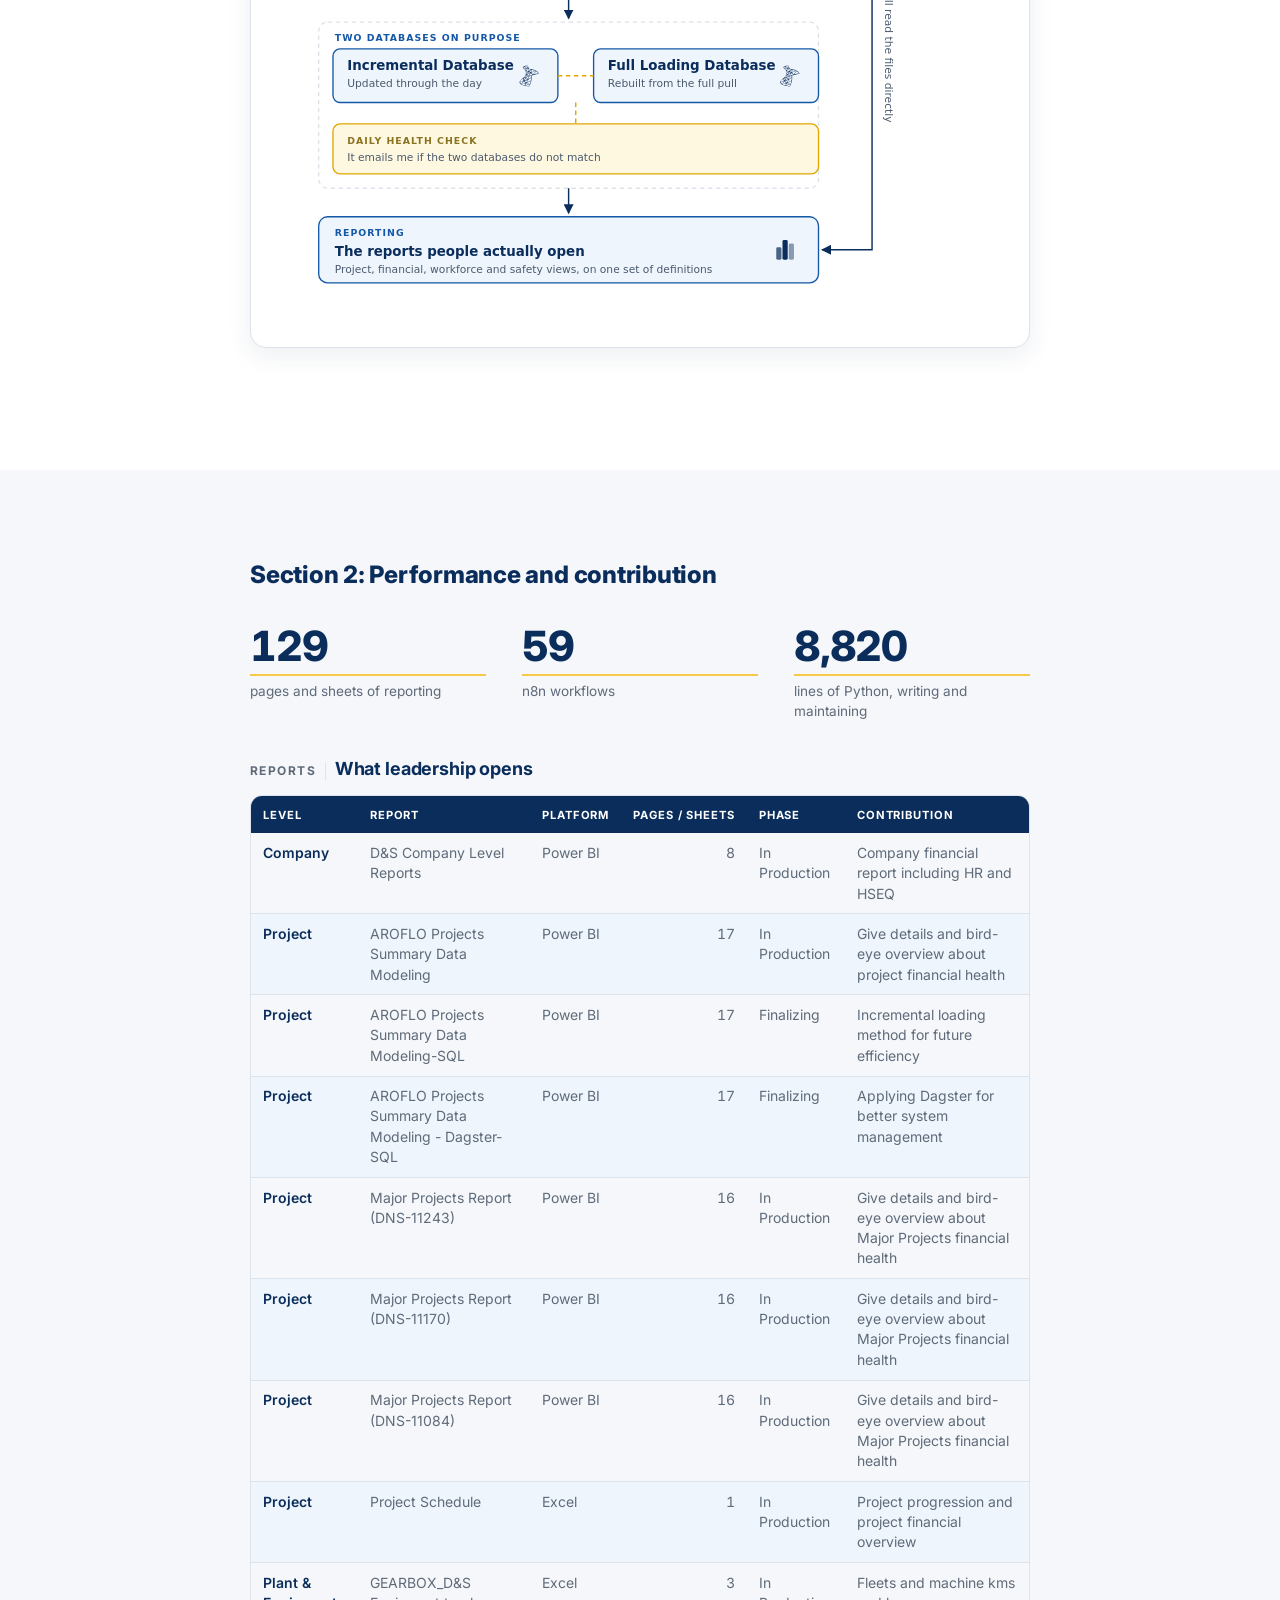
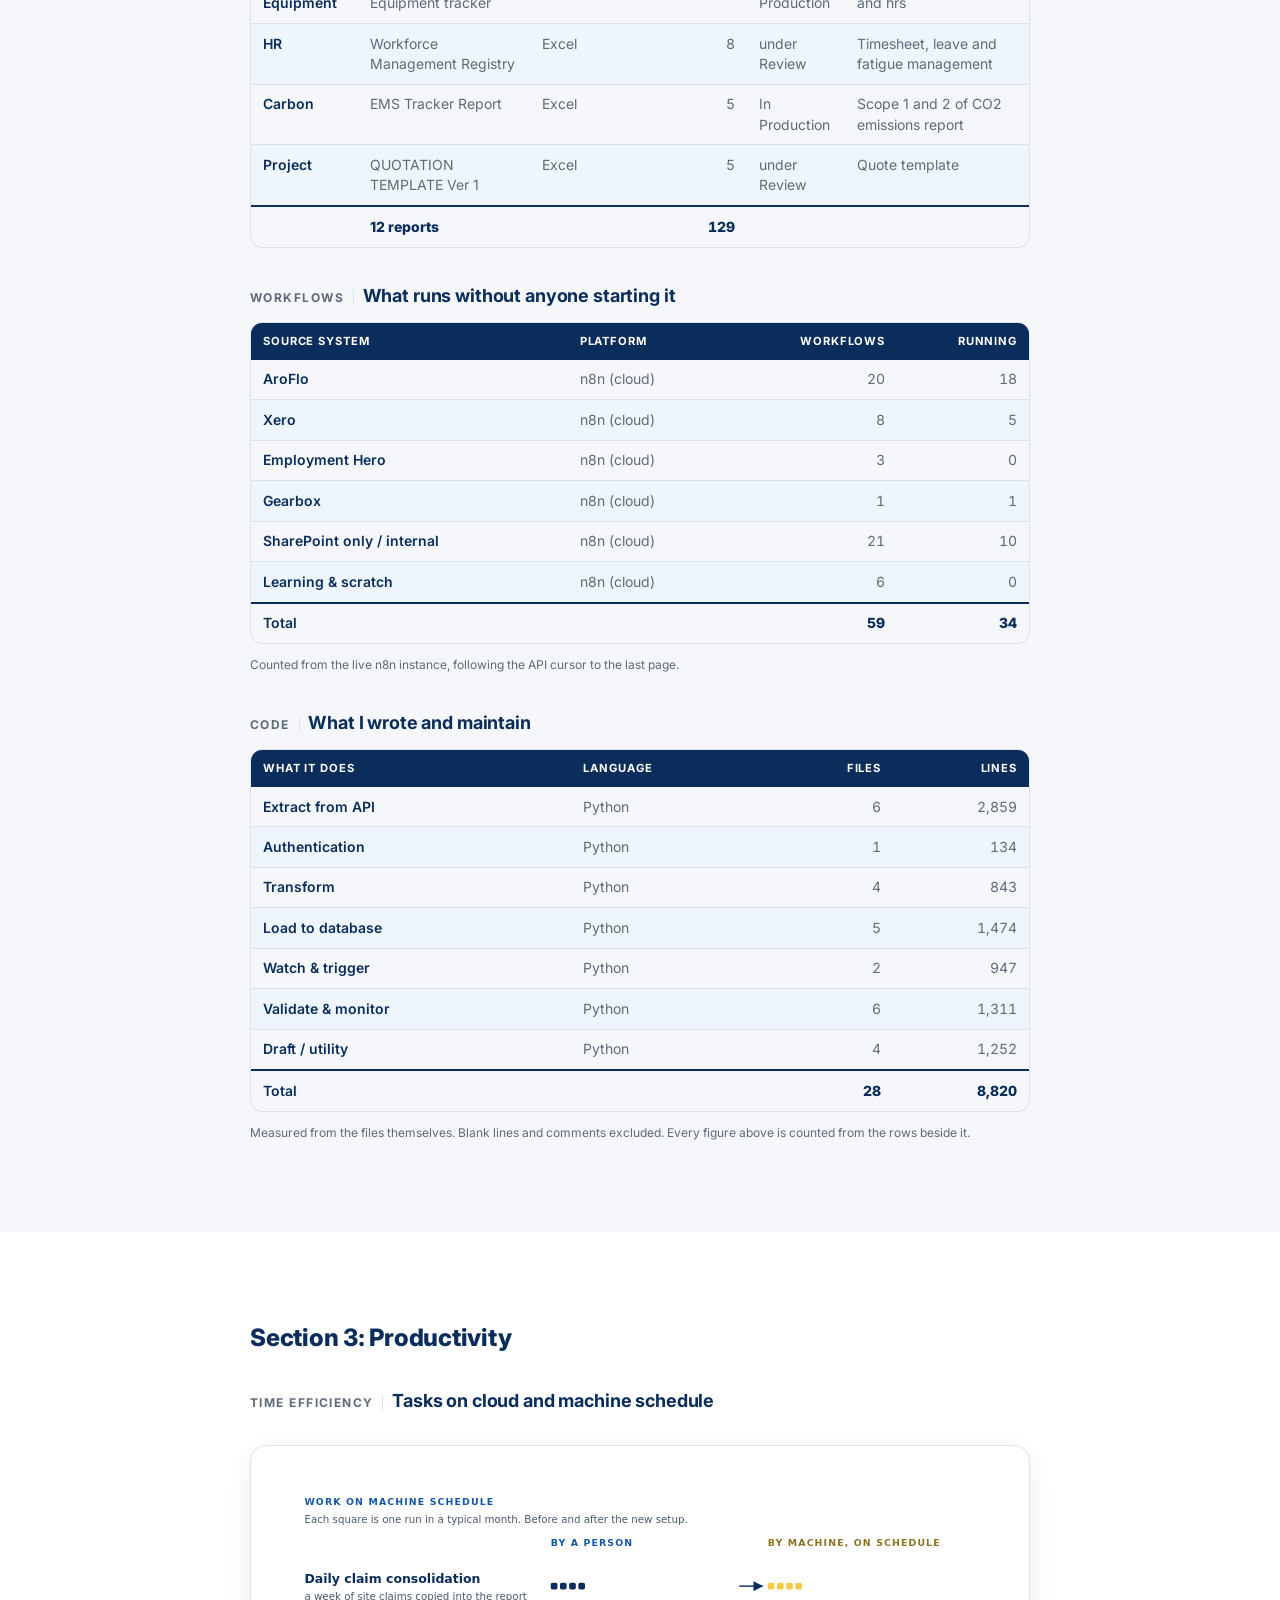
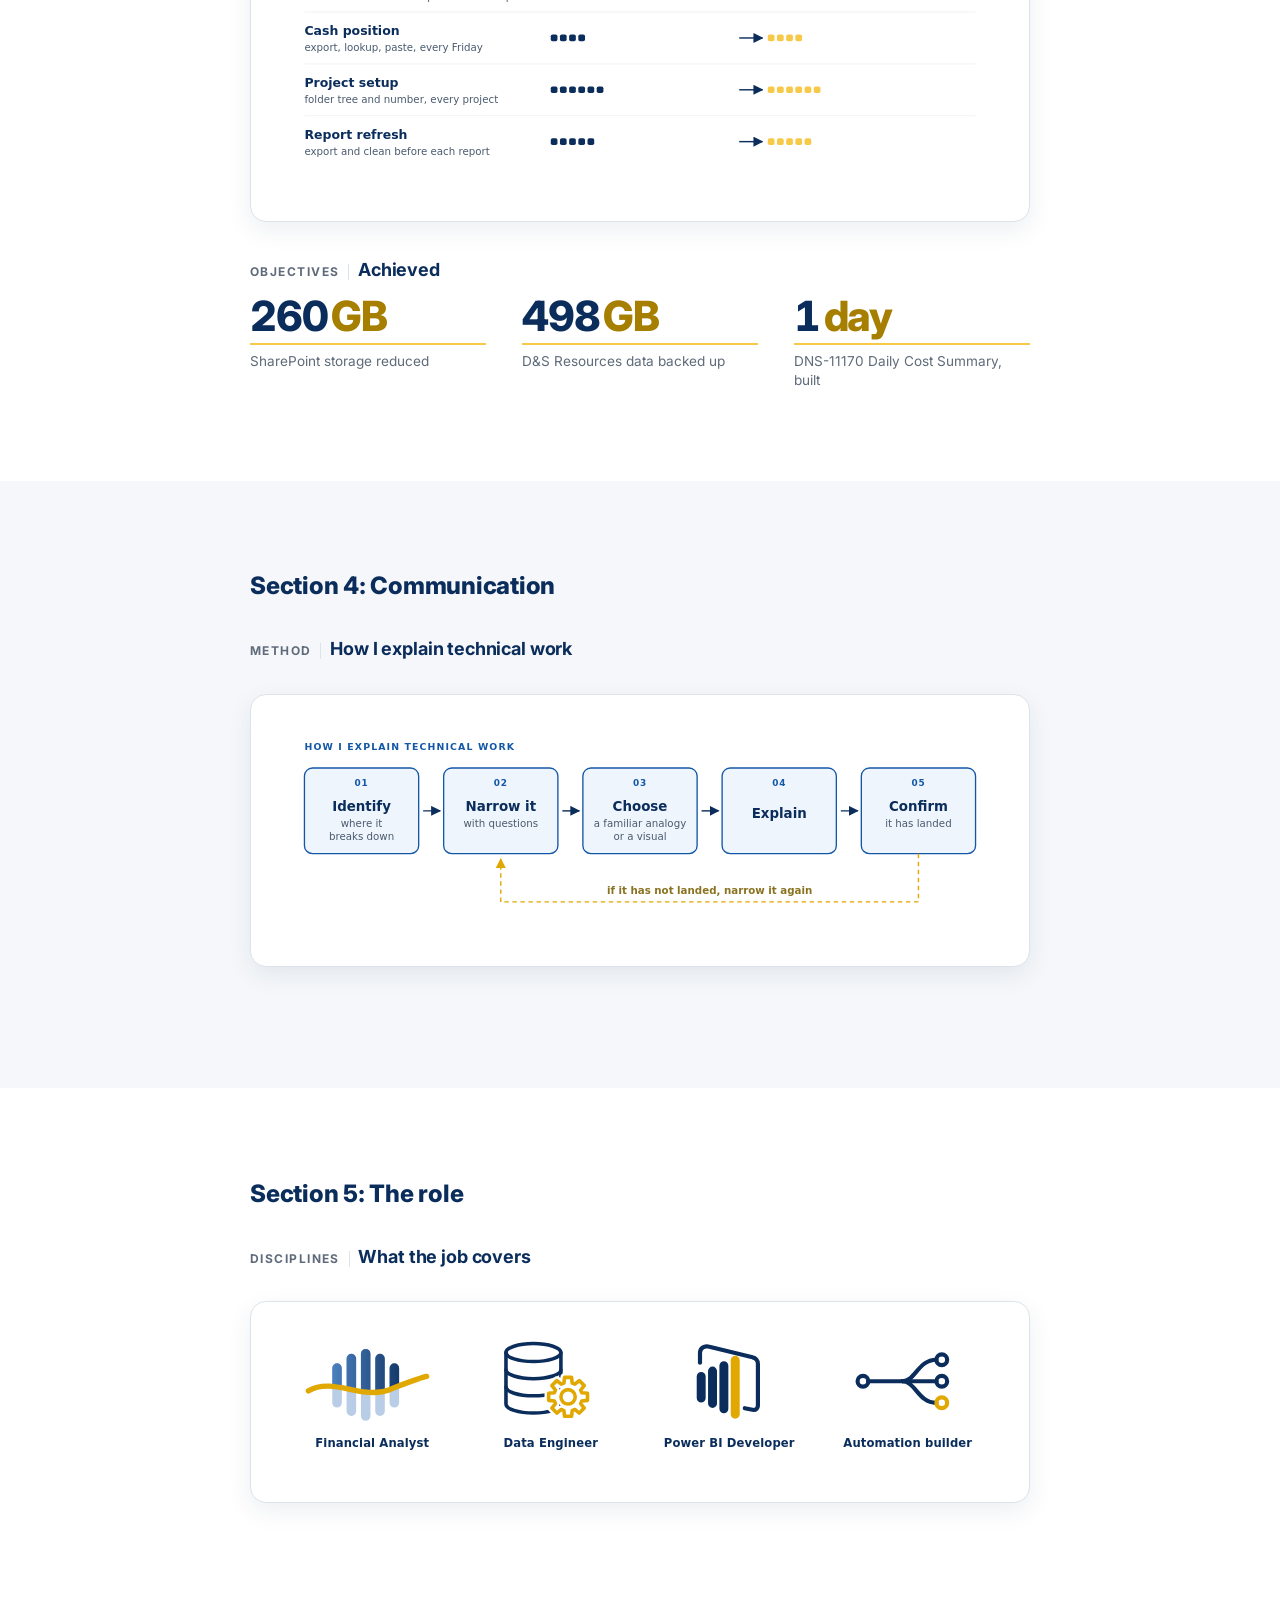
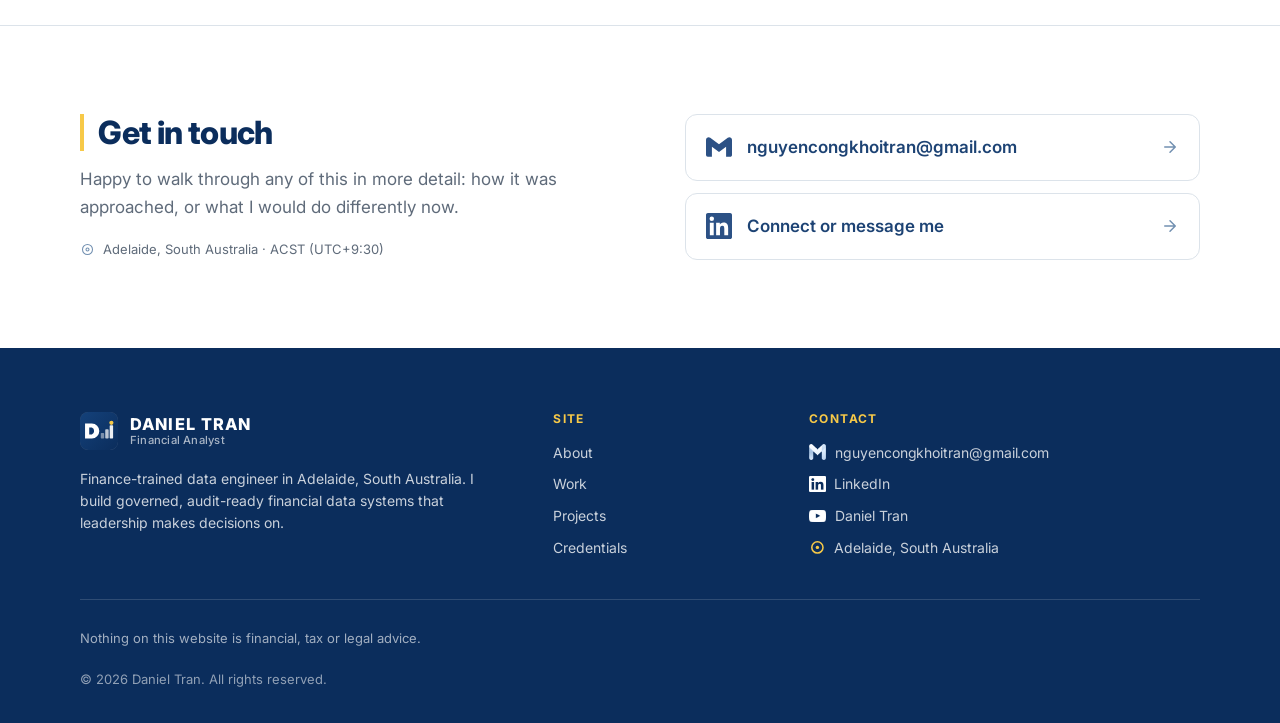
<file: journal/dns-resources.html>
<!DOCTYPE html>
<html lang="en-AU">
<head>
  <meta charset="UTF-8" />
  <meta name="viewport" content="width=device-width, initial-scale=1.0" />
  <title>D&S Resources · Working Journal · Daniel Tran</title>
  <meta name="description" content="Working journal for the D&S Resources role: job knowledge and responsibilities, performance and contribution, productivity, communication, and the disciplines the job covers." />
  <meta name="author" content="Daniel Tran" />

  <!-- ============================================================
       PORTFOLIO — danieltrandata.com
       Static site: this file + assets/css/portfolio.css
       + assets/js/portfolio.js. No build step, no framework.
       ============================================================ -->

  <meta property="og:type" content="website" />
  <meta property="og:title" content="D&S Resources · Working Journal" />
  <meta property="og:description" content="Finance data and reporting inside an engineering and construction business." />
  <meta property="og:locale" content="en_AU" />
  <meta property="og:url" content="https://danieltrandata.com/journal/dns-resources.html" />
  <meta property="og:image" content="https://danieltrandata.com/assets/img/og-image.jpg?v=2" />
  <meta property="og:image:width" content="1200" />
  <meta property="og:image:height" content="630" />
  <meta property="og:image:alt" content="Daniel Tran, Financial Analyst · danieltrandata.com" />

  <!-- Twitter / X card -->
  <meta name="twitter:card" content="summary_large_image" />
  <meta name="twitter:title" content="D&S Resources · Working Journal" />
  <meta name="twitter:description" content="Finance data and reporting inside an engineering and construction business." />
  <meta name="twitter:image" content="https://danieltrandata.com/assets/img/og-image.jpg?v=2" />

  <link rel="canonical" href="https://danieltrandata.com/journal/dns-resources.html" />

  <!-- Favicons — 'D + data-bars' mark (F1). ?v=4 busts Hostinger CDN cache -->
  <link rel="icon" href="/favicon.ico?v=4" sizes="32x32" />
  <link rel="icon" href="/favicon.svg?v=4" type="image/svg+xml" />
  <link rel="apple-touch-icon" href="/apple-touch-icon.png?v=4" />

  <link rel="preconnect" href="https://fonts.googleapis.com" />
  <link rel="preconnect" href="https://fonts.gstatic.com" crossorigin />
  <link href="https://fonts.googleapis.com/css2?family=Inter:wght@400;500;600;700;800&display=swap" rel="stylesheet" />
  <link rel="stylesheet" href="../assets/css/portfolio.css?v=28" />

  <!-- Structured data: helps Google understand who this is -->
  <script type="application/ld+json">
  {
    "@context": "https://schema.org",
    "@type": "Person",
    "name": "Daniel Tran",
    "url": "https://danieltrandata.com",
    "jobTitle": "Financial Analyst",
    "description": "Finance-trained data engineer specialising in finance-grade data pipelines, automation and decision intelligence.",
    "address": { "@type": "PostalAddress", "addressRegion": "South Australia", "addressCountry": "AU" },
    "alumniOf": { "@type": "CollegeOrUniversity", "name": "Torrens University Australia" },
    "sameAs": [
      "https://www.linkedin.com/in/nguyen-daniel-tran-accounting/",
      "https://www.youtube.com/@DanielTranAustraliaSA"
    ]
  }
  </script>
</head>
<body>
  <a class="skip-link" href="#main">Skip to content</a>

  <!-- ============ HEADER ============ -->
  <header class="header" id="header">
    <div class="wrap header-inner">
      <a class="wordmark" href="../index.html#top" aria-label="Daniel Tran, home">
        <span class="wordmark-icon" aria-hidden="true">
          <svg viewBox="0 0 512 512"><defs><linearGradient id="wmH" x1="0" y1="0" x2="1" y2="1"><stop offset="0" stop-color="#14417a"/><stop offset="1" stop-color="#0b2d5c"/></linearGradient></defs><rect width="512" height="512" rx="112" fill="url(#wmH)"/><path fill="#ffffff" fill-rule="evenodd" d="M68 156 H160 A100 100 0 0 1 160 356 H68 Z M124 210 H160 A50 50 0 0 1 160 302 H124 Z"/><rect x="280" y="282" width="46" height="74" rx="10" fill="#ffffff" opacity=".45"/><rect x="340" y="234" width="46" height="122" rx="10" fill="#ffffff" opacity=".72"/><rect x="400" y="180" width="46" height="176" rx="10" fill="#ffffff" opacity=".92"/><circle cx="423" cy="146" r="28" fill="#f7c948"/></svg>
        </span>
        <span class="wordmark-text">
          <span class="wordmark-name">DANIEL TRAN</span>
          <span class="wordmark-sub">Financial Analyst</span>
        </span>
      </a>

      <nav class="nav" id="nav" aria-label="Primary">
        <ul>
          <li><a href="../index.html#about">About</a></li>
          <li><a href="../index.html#stack">Stack</a></li>
          <li><a href="../index.html#work">Work</a></li>
          <li><a href="../projects.html">Projects</a></li>
          <li><a href="../journal.html">Journal</a></li>
          <li><a href="../index.html#ai">AI</a></li>
          <li><a href="../index.html#credentials">Credentials</a></li>
          <li><a href="../index.html#beyond">Beyond</a></li>
          <li class="nav-cta-item"><a class="btn btn-yellow btn-sm" href="#contact">Get in touch</a></li>
        </ul>
      </nav>

      <button class="burger" id="burger" type="button" aria-label="Open menu" aria-expanded="false" aria-controls="nav">
        <span></span><span></span><span></span>
      </button>
    </div>
  </header>

  <main id="main">
    <span id="top" tabindex="-1"></span>

    <!-- ============================================================
         D&S RESOURCES — WORKING JOURNAL

         SKELETON. Rebuilt 2026-10-19 on Daniel's instruction:
         fewest possible words, the visuals carry the message.

         Four sections, in this order on purpose:
           1 Job knowledge  -> sets the SIZE of the job
           2 Performance    -> proves it is done WELL
           3 Productivity   -> proves it is EFFICIENT
           4 Communication  -> proves it is NOT A SILO

         Every placeholder below is deliberately empty. Content comes
         from Daniel, section by section. Do NOT fill a hole from
         memory - that is the thing this rebuild exists to fix.

         Previous version: commit 3b1b0a0.
         ============================================================ -->

    <!-- ============ SUB-HERO ============ -->
    <section class="subhero">
      <div class="wrap">
        <p class="kicker"><a class="subhero-back" href="../journal.html">&larr; Working Journal</a></p>
        <h1>D&amp;S Resources</h1>
        <p class="subhero-lead">
          Work journal covering May 2025 to present.
        </p>
      </div>
    </section>

    <!-- ============ 1 · JOB KNOWLEDGE, RESPONSIBILITIES AND TASKS ============ -->
    <section class="sec">
      <div class="wrap wrap-narrow">
        <header class="sec-head sec-head--compact">
          <h2>Section 1: Job knowledge, responsibilities and tasks</h2>
        </header>

        <h3 class="stage-sub"><span class="stage-sub-lab">Scope</span> What the job covers</h3>
        <figure class="case-diagram stage-figure">
          <img src="../assets/img/journal-scope.svg"
               class="dia"
               alt="The six parts of the business I build the reporting for: projects, finance, HR, plant and equipment, HSEQ, and carbon. All six stand on one platform, the financial reporting system and data warehouse I designed, built and run."
               width="800" height="560" loading="lazy" decoding="async" />
        </figure>


        <h3 class="stage-sub"><span class="stage-sub-lab">Knowledge</span> The platforms and tools I work in</h3>
        <figure class="case-diagram stage-figure">
          <img src="../assets/img/journal-skills.svg"
               class="dia"
               alt="Two bar charts. The first shows the business systems I read through their APIs: AroFlo, Xero, Clockify, Employment Hero, Gearbox and SharePoint. The second shows the tools I build with: Python, n8n, SQL Server, Power BI, Dagster, Excel and Obsidian. Each bar shows how much of that platform I run myself."
               width="800" height="410" loading="lazy" decoding="async" />
        </figure>

        <h3 class="stage-sub"><span class="stage-sub-lab">Tasks and responsibilities</span> How work gets done</h3>
        <figure class="case-diagram stage-figure">
          <img src="../assets/img/journal-process.svg"
               class="dia"
               alt="A repeating cycle of eight steps: get business requirements, interpret the requirements, assess system capability, build a prototype, ask for feedback, implement, monitor, improve, and back to the start. Obsidian sits at the centre because every step is documented there."
               width="800" height="816" loading="lazy" decoding="async" />
        </figure>

        <h3 class="stage-sub"><span class="stage-sub-lab">System flow</span> How the data moves</h3>
        <figure class="case-diagram stage-figure">
          <img src="../assets/img/journal-pipeline.svg"
               class="dia"
               alt="Diagram: six source systems are read on a schedule by n8n cloud flows and a separate Python full extract, both started and restarted by Dagster. Raw files land in SharePoint before anything is processed, sync down to a workstation where Python watchers pick them up, and Python loaders write them into two SQL Server databases, an incremental one and a full loading one, that are compared against each other every morning. Power BI reads from the databases, and some reports still read the SharePoint files directly."
               width="800" height="980" loading="lazy" decoding="async" />
        </figure>
      </div>
    </section>

    <!-- ============ 2 · PERFORMANCE AND CONTRIBUTION ============ -->
    <section class="sec sec-tint">
      <div class="wrap wrap-narrow">
        <header class="sec-head sec-head--compact">
          <h2>Section 2: Performance and contribution</h2>
        </header>

        <!-- SECTION2:BEGIN  generated by _build/gen_section2.py - do not hand-edit -->
        <div class="pstat-grid pstat-grid--3">
          <a class="pstat-item" href="#reports">
            <span class="pstat-num">129</span>
            <span class="pstat-lab">pages and sheets of reporting</span>
          </a>
          <a class="pstat-item" href="#workflows">
            <span class="pstat-num">59</span>
            <span class="pstat-lab">n8n workflows</span>
          </a>
          <a class="pstat-item" href="#code">
            <span class="pstat-num">8,820</span>
            <span class="pstat-lab">lines of Python, writing and maintaining</span>
          </a>
        </div>
        <h3 class="stage-sub" id="reports"><span class="stage-sub-lab">Reports</span> What leadership opens</h3>
        <div class="dtable-wrap">
          <table class="dtable">
            <thead><tr>
              <th>Level</th>
              <th>Report</th>
              <th>Platform</th>
              <th class="num">Pages / sheets</th>
              <th>Phase</th>
              <th>Contribution</th>
            </tr></thead>
            <tbody>
              <tr>
                <td>Company</td>
                <td>D&amp;S Company Level Reports</td>
                <td>Power BI</td>
                <td class="num">8</td>
                <td>In Production</td>
                <td>Company financial report including HR and HSEQ</td>
              </tr>
              <tr>
                <td>Project</td>
                <td>AROFLO Projects Summary Data Modeling</td>
                <td>Power BI</td>
                <td class="num">17</td>
                <td>In Production</td>
                <td>Give details and bird-eye overview about project financial health</td>
              </tr>
              <tr>
                <td>Project</td>
                <td>AROFLO Projects Summary Data Modeling-SQL</td>
                <td>Power BI</td>
                <td class="num">17</td>
                <td>Finalizing</td>
                <td>Incremental loading method for future efficiency</td>
              </tr>
              <tr>
                <td>Project</td>
                <td>AROFLO Projects Summary Data Modeling - Dagster-SQL</td>
                <td>Power BI</td>
                <td class="num">17</td>
                <td>Finalizing</td>
                <td>Applying Dagster for better system management</td>
              </tr>
              <tr>
                <td>Project</td>
                <td>Major Projects Report (DNS-11243)</td>
                <td>Power BI</td>
                <td class="num">16</td>
                <td>In Production</td>
                <td>Give details and bird-eye overview about Major Projects financial health</td>
              </tr>
              <tr>
                <td>Project</td>
                <td>Major Projects Report (DNS-11170)</td>
                <td>Power BI</td>
                <td class="num">16</td>
                <td>In Production</td>
                <td>Give details and bird-eye overview about Major Projects financial health</td>
              </tr>
              <tr>
                <td>Project</td>
                <td>Major Projects Report (DNS-11084)</td>
                <td>Power BI</td>
                <td class="num">16</td>
                <td>In Production</td>
                <td>Give details and bird-eye overview about Major Projects financial health</td>
              </tr>
              <tr>
                <td>Project</td>
                <td>Project Schedule</td>
                <td>Excel</td>
                <td class="num">1</td>
                <td>In Production</td>
                <td>Project progression and project financial overview</td>
              </tr>
              <tr>
                <td>Plant &amp; Equipment</td>
                <td>GEARBOX_D&amp;S Equipment tracker</td>
                <td>Excel</td>
                <td class="num">3</td>
                <td>In Production</td>
                <td>Fleets and machine kms and hrs</td>
              </tr>
              <tr>
                <td>HR</td>
                <td>Workforce Management Registry</td>
                <td>Excel</td>
                <td class="num">8</td>
                <td>under Review</td>
                <td>Timesheet, leave and fatigue management</td>
              </tr>
              <tr>
                <td>Carbon</td>
                <td>EMS Tracker Report</td>
                <td>Excel</td>
                <td class="num">5</td>
                <td>In Production</td>
                <td>Scope 1 and 2 of CO2 emissions report</td>
              </tr>
              <tr>
                <td>Project</td>
                <td>QUOTATION TEMPLATE Ver 1</td>
                <td>Excel</td>
                <td class="num">5</td>
                <td>under Review</td>
                <td>Quote template</td>
              </tr>
            </tbody>
            <tfoot><tr>
              <td></td>
              <td>12 reports</td>
              <td></td>
              <td class="num">129</td>
              <td></td>
              <td></td>
            </tr></tfoot>
          </table>
        </div>
        <h3 class="stage-sub" id="workflows"><span class="stage-sub-lab">Workflows</span> What runs without anyone starting it</h3>
        <div class="dtable-wrap">
          <table class="dtable">
            <thead><tr>
              <th>Source system</th>
              <th>Platform</th>
              <th class="num">Workflows</th>
              <th class="num">Running</th>
            </tr></thead>
            <tbody>
              <tr>
                <td>AroFlo</td>
                <td>n8n (cloud)</td>
                <td class="num">20</td>
                <td class="num">18</td>
              </tr>
              <tr>
                <td>Xero</td>
                <td>n8n (cloud)</td>
                <td class="num">8</td>
                <td class="num">5</td>
              </tr>
              <tr>
                <td>Employment Hero</td>
                <td>n8n (cloud)</td>
                <td class="num">3</td>
                <td class="num">0</td>
              </tr>
              <tr>
                <td>Gearbox</td>
                <td>n8n (cloud)</td>
                <td class="num">1</td>
                <td class="num">1</td>
              </tr>
              <tr>
                <td>SharePoint only / internal</td>
                <td>n8n (cloud)</td>
                <td class="num">21</td>
                <td class="num">10</td>
              </tr>
              <tr>
                <td>Learning &amp; scratch</td>
                <td>n8n (cloud)</td>
                <td class="num">6</td>
                <td class="num">0</td>
              </tr>
            </tbody>
            <tfoot><tr>
              <td>Total</td>
              <td></td>
              <td class="num">59</td>
              <td class="num">34</td>
            </tr></tfoot>
          </table>
        </div>
        <p class="dtable-note">Counted from the live n8n instance, following the API cursor to the last page.</p>
        <h3 class="stage-sub" id="code"><span class="stage-sub-lab">Code</span> What I wrote and maintain</h3>
        <div class="dtable-wrap">
          <table class="dtable">
            <thead><tr>
              <th>What it does</th>
              <th>Language</th>
              <th class="num">Files</th>
              <th class="num">Lines</th>
            </tr></thead>
            <tbody>
              <tr>
                <td>Extract from API</td>
                <td>Python</td>
                <td class="num">6</td>
                <td class="num">2,859</td>
              </tr>
              <tr>
                <td>Authentication</td>
                <td>Python</td>
                <td class="num">1</td>
                <td class="num">134</td>
              </tr>
              <tr>
                <td>Transform</td>
                <td>Python</td>
                <td class="num">4</td>
                <td class="num">843</td>
              </tr>
              <tr>
                <td>Load to database</td>
                <td>Python</td>
                <td class="num">5</td>
                <td class="num">1,474</td>
              </tr>
              <tr>
                <td>Watch &amp; trigger</td>
                <td>Python</td>
                <td class="num">2</td>
                <td class="num">947</td>
              </tr>
              <tr>
                <td>Validate &amp; monitor</td>
                <td>Python</td>
                <td class="num">6</td>
                <td class="num">1,311</td>
              </tr>
              <tr>
                <td>Draft / utility</td>
                <td>Python</td>
                <td class="num">4</td>
                <td class="num">1,252</td>
              </tr>
            </tbody>
            <tfoot><tr>
              <td>Total</td>
              <td></td>
              <td class="num">28</td>
              <td class="num">8,820</td>
            </tr></tfoot>
          </table>
        </div>
        <p class="dtable-note">Measured from the files themselves. Blank lines and comments excluded. Every figure above is counted from the rows beside it.</p>
        <!-- SECTION2:END -->
      </div>
    </section>

    <!-- ============ 3 · PRODUCTIVITY ============ -->
    <section class="sec">
      <div class="wrap wrap-narrow">
        <header class="sec-head sec-head--compact">
          <h2>Section 3: Productivity</h2>
        </header>

        <h3 class="stage-sub"><span class="stage-sub-lab">Time efficiency</span> Tasks on cloud and machine schedule</h3>
        <figure class="case-diagram stage-figure">
          <img src="../assets/img/journal-productivity.svg"
               class="dia"
               alt="Four recurring jobs. The left block shows how many times a month a person used to do each one by hand; the right block shows the same work still happening, on the same cycle, run by machine. A week of site claims consolidated weekly, the cash position every Friday, project setup for every new project, and report refreshes before each report."
               width="800" height="348" loading="lazy" decoding="async" />
        </figure>

        <h3 class="stage-sub"><span class="stage-sub-lab">Objectives</span> Achieved</h3>

        <div class="pstat-grid pstat-grid--3">
          <div class="pstat-item">
            <span class="pstat-num">260<span>&#8239;GB</span></span>
            <span class="pstat-lab">SharePoint storage reduced</span>
          </div>
          <div class="pstat-item">
            <span class="pstat-num">498<span>&#8239;GB</span></span>
            <span class="pstat-lab">D&amp;S Resources data backed up</span>
          </div>
          <div class="pstat-item">
            <span class="pstat-num">1<span>&#8239;day</span></span>
            <span class="pstat-lab">DNS-11170 Daily Cost Summary, built</span>
          </div>
        </div>
      </div>
    </section>

    <!-- ============ 4 · COMMUNICATION ============ -->
    <section class="sec sec-tint">
      <div class="wrap wrap-narrow">
        <header class="sec-head sec-head--compact">
          <h2>Section 4: Communication</h2>
        </header>

        <h3 class="stage-sub"><span class="stage-sub-lab">Method</span> How I explain technical work</h3>
        <figure class="case-diagram stage-figure">
          <img src="../assets/img/journal-method.svg"
               class="dia"
               alt="Five steps in a line: identify where the understanding breaks down, narrow it with questions, choose a familiar analogy or a visual, explain, then confirm it has landed. A return arrow runs from the last step back to the second: if it has not landed, narrow it again."
               width="800" height="232" loading="lazy" decoding="async" />
        </figure>
      </div>
    </section>

    <!-- ============ 5 · ROLES ============ -->
    <section class="sec">
      <div class="wrap wrap-narrow">
        <header class="sec-head sec-head--compact">
          <h2>Section 5: The role</h2>
        </header>

        <h3 class="stage-sub"><span class="stage-sub-lab">Disciplines</span> What the job covers</h3>
        <figure class="case-diagram stage-figure">
          <img src="../assets/img/journal-roles.svg?v=2"
               class="dia"
               alt="Four marks in a row, each labelled: Financial Analyst, Data Engineer, Power BI Developer and Automation builder. All four are drawn in navy and pale blue with a single amber element."
               width="800" height="152" loading="lazy" decoding="async" />
        </figure>
      </div>
    </section>

    <!-- ============ CONTACT ============ -->
    <!-- Rendered on EVERY page from this one partial (build.py inserts it before
         main-close). The lead sentence is per-page via Happy to walk through any of this in more detail: how it was approached, or what I would do differently now. so a case
         page can name its own detail without the section design ever drifting. -->
    <section class="contact" id="contact">
      <div class="wrap">
        <div class="contact-inner">

          <div class="contact-intro">
            <h2 class="contact-title">Get in touch</h2>
            <p class="contact-lead">Happy to walk through any of this in more detail: how it was approached, or what I would do differently now.</p>
            <p class="contact-place">
              <svg class="contact-place-ic" viewBox="0 0 24 24" aria-hidden="true" focusable="false">
                <circle cx="12" cy="12" r="8" />
                <circle cx="12" cy="12" r="2.4" />
              </svg>
              <span>Adelaide, South Australia &middot; ACST (UTC+9:30)</span>
            </p>
          </div>

          <div class="contact-methods">
            <a class="contact-card" href="mailto:nguyencongkhoitran@gmail.com">
              <svg class="contact-card-ic" viewBox="0 0 24 24" aria-hidden="true" focusable="false">
                <path fill="#2c5185" d="M24 5.457v13.909c0 .904-.732 1.636-1.636 1.636h-3.819V11.73L12 16.64l-6.545-4.91v9.273H1.636A1.636 1.636 0 0 1 0 19.366V5.457c0-2.023 2.309-3.178 3.927-1.964L5.455 4.64 12 9.548l6.545-4.91 1.528-1.145C21.69 2.28 24 3.434 24 5.457z"/>
              </svg>
              <span class="contact-card-val">nguyencongkhoitran@gmail.com</span>
              <svg class="contact-card-go" viewBox="0 0 24 24" aria-hidden="true" focusable="false">
                <path d="M5 12h13M12 5l7 7-7 7" />
              </svg>
            </a>

            <a class="contact-card" href="https://www.linkedin.com/in/nguyen-daniel-tran-accounting/" target="_blank" rel="noopener noreferrer">
              <svg class="contact-card-ic" viewBox="0 0 24 24" aria-hidden="true" focusable="false">
                <path fill="#2c5185" d="M20.447 20.452h-3.554v-5.569c0-1.328-.027-3.037-1.852-3.037-1.853 0-2.136 1.445-2.136 2.939v5.667H9.351V9h3.414v1.561h.046c.477-.9 1.637-1.85 3.37-1.85 3.601 0 4.267 2.37 4.267 5.455v6.286zM5.337 7.433a2.062 2.062 0 1 1 0-4.125 2.062 2.062 0 0 1 0 4.125zm1.782 13.019H3.555V9h3.564v11.452zM22.225 0H1.771C.792 0 0 .774 0 1.729v20.542C0 23.227.792 24 1.771 24h20.451C23.2 24 24 23.227 24 22.271V1.729C24 .774 23.2 0 22.222 0z"/>
              </svg>
              <span class="contact-card-val">Connect or message me</span>
              <svg class="contact-card-go" viewBox="0 0 24 24" aria-hidden="true" focusable="false">
                <path d="M5 12h13M12 5l7 7-7 7" />
              </svg>
            </a>
          </div>

        </div>
      </div>
    </section>

  </main>

  <!-- ============ FOOTER ============ -->
  <footer class="footer">
    <div class="wrap">
      <div class="footer-top">
        <div class="footer-brand">
          <a class="wordmark wordmark-light" href="../index.html#top">
            <span class="wordmark-icon" aria-hidden="true">
              <svg viewBox="0 0 512 512"><defs><linearGradient id="wmF" x1="0" y1="0" x2="1" y2="1"><stop offset="0" stop-color="#14417a"/><stop offset="1" stop-color="#0b2d5c"/></linearGradient></defs><rect width="512" height="512" rx="112" fill="url(#wmF)"/><path fill="#ffffff" fill-rule="evenodd" d="M68 156 H160 A100 100 0 0 1 160 356 H68 Z M124 210 H160 A50 50 0 0 1 160 302 H124 Z"/><rect x="280" y="282" width="46" height="74" rx="10" fill="#ffffff" opacity=".45"/><rect x="340" y="234" width="46" height="122" rx="10" fill="#ffffff" opacity=".72"/><rect x="400" y="180" width="46" height="176" rx="10" fill="#ffffff" opacity=".92"/><circle cx="423" cy="146" r="28" fill="#f7c948"/></svg>
            </span>
            <span class="wordmark-text">
              <span class="wordmark-name">DANIEL TRAN</span>
              <span class="wordmark-sub">Financial Analyst</span>
            </span>
          </a>
          <p class="footer-desc">
            Finance-trained data engineer in Adelaide, South Australia. I build governed,
            audit-ready financial data systems that leadership makes decisions on.
          </p>
        </div>

        <nav class="footer-col" aria-label="Site">
          <h3>Site</h3>
          <a href="../index.html#about">About</a>
          <a href="../index.html#work">Work</a>
          <a href="../projects.html">Projects</a>
          <a href="../index.html#credentials">Credentials</a>
          <!-- CV link hidden for now (kept, not deleted):
          <a href="../assets/docs/daniel-tran-cv.pdf" target="_blank" rel="noopener noreferrer">CV (PDF)</a>
          -->
        </nav>

        <div class="footer-col">
          <h3>Contact</h3>
          <a class="footer-contact-link footer-email" href="mailto:nguyencongkhoitran@gmail.com">
            <img class="footer-contact-icon footer-icon-gmail" src="../assets/img/gmail-logo-white-gradient.png" alt="" width="18" height="18" loading="lazy" decoding="async" />
            <span>nguyencongkhoitran@gmail.com</span>
          </a>
          <a class="footer-contact-link footer-linkedin" href="https://www.linkedin.com/in/nguyen-daniel-tran-accounting/" target="_blank" rel="noopener noreferrer">
            <img class="footer-contact-icon" src="../assets/img/linkedin-white.png" alt="" width="18" height="18" decoding="async" />
            <span>LinkedIn</span>
          </a>
          <a class="footer-contact-link footer-youtube" href="https://www.youtube.com/@DanielTranAustraliaSA" target="_blank" rel="noopener noreferrer">
            <img class="footer-contact-icon footer-icon-youtube" src="../assets/img/youtube-logo-white.png" alt="" width="18" height="18" loading="lazy" decoding="async" />
            <span>Daniel Tran</span>
          </a>
          <p class="footer-location">
            <svg class="footer-contact-icon footer-icon-location" viewBox="0 0 24 24" aria-hidden="true" focusable="false">
              <circle cx="12" cy="12" r="8" />
              <circle cx="12" cy="12" r="2.4" />
            </svg>
            <span>Adelaide, South Australia</span>
          </p>
        </div>
      </div>

      <div class="footer-legal">
        <p class="disclaimer">
          Nothing on this website is financial, tax or legal advice.
        </p>
        <p class="copyright">&copy; <span id="year">2026</span> Daniel Tran. All rights reserved.</p>
      </div>
    </div>
  </footer>

  <!-- Back to top. Plain anchor: works without JS; JS only handles show/hide. -->
  <a class="to-top" id="toTop" href="#top" aria-label="Back to top" title="Back to top">
    <svg viewBox="0 0 24 24" aria-hidden="true" focusable="false">
      <path d="M12 19V5M5 12l7-7 7 7" />
    </svg>
  </a>

  <script src="../assets/js/portfolio.js?v=3"></script>
</body>
</html>
</file>
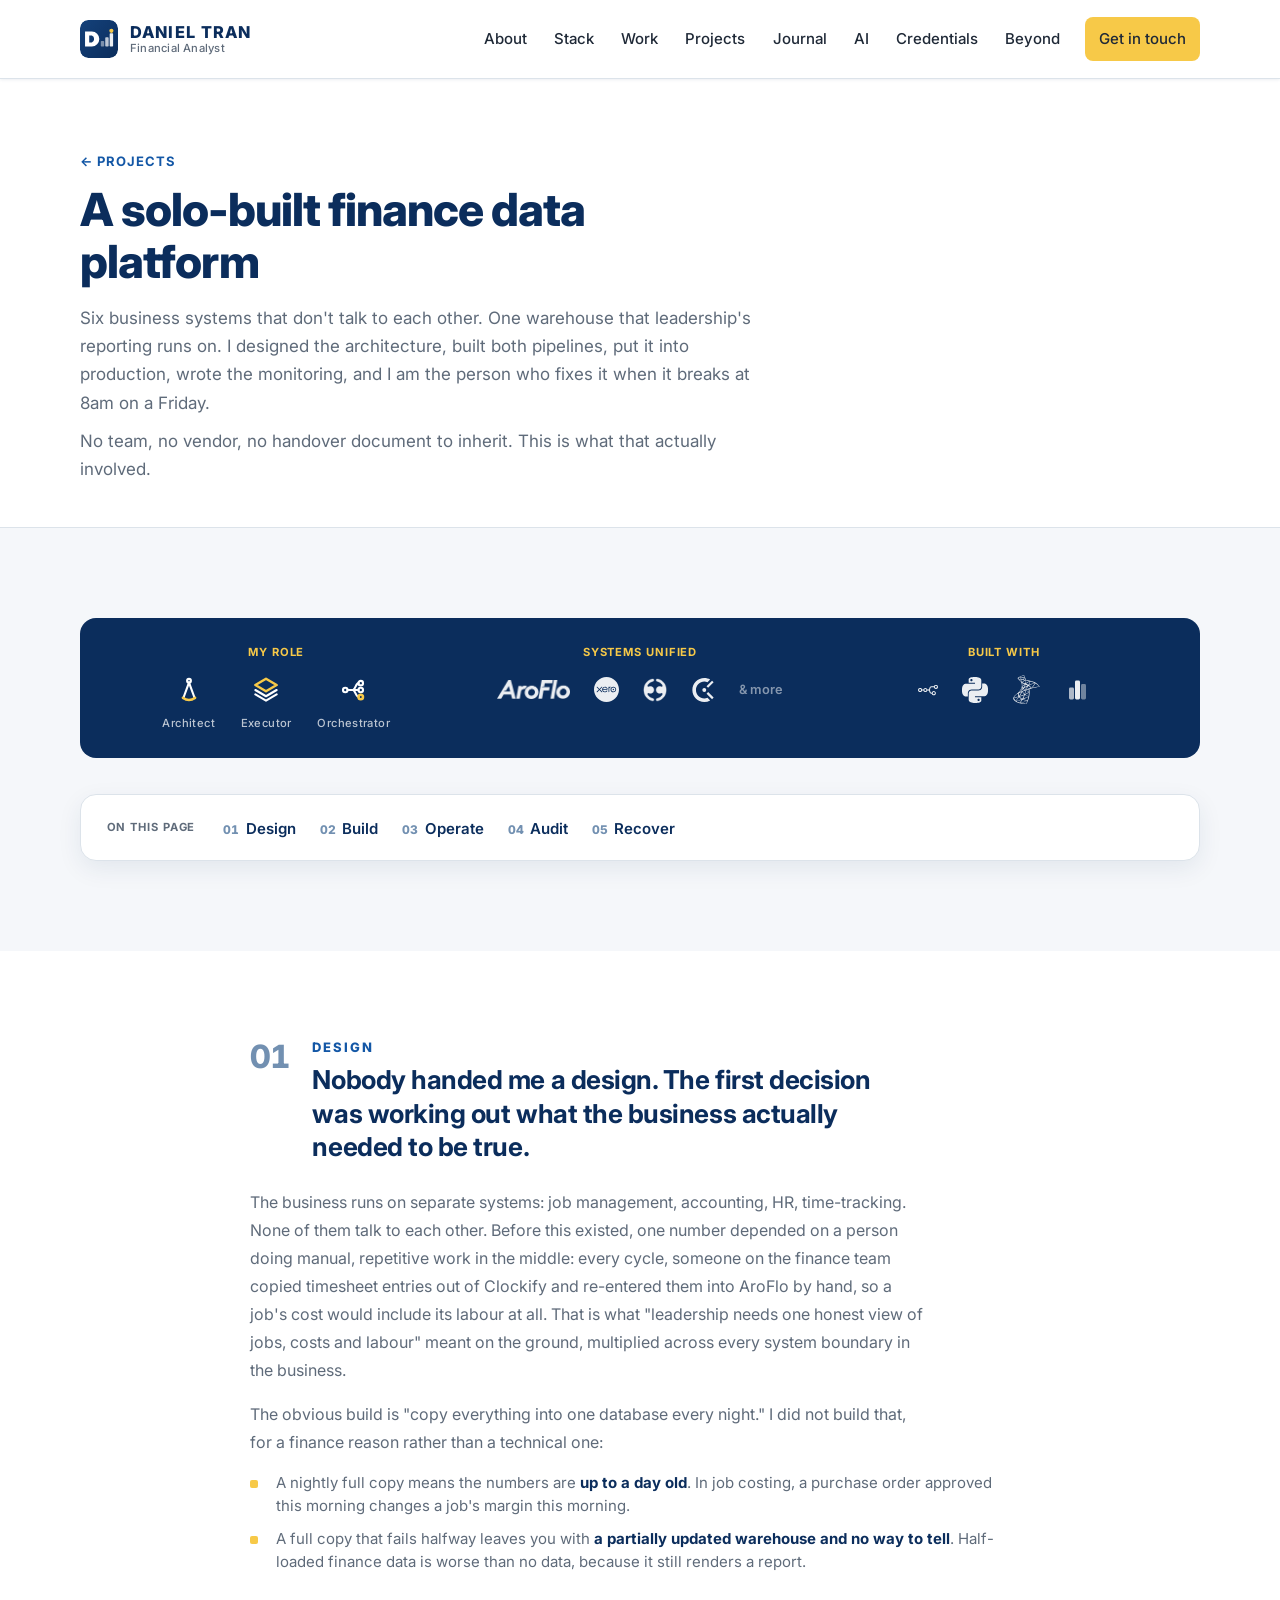
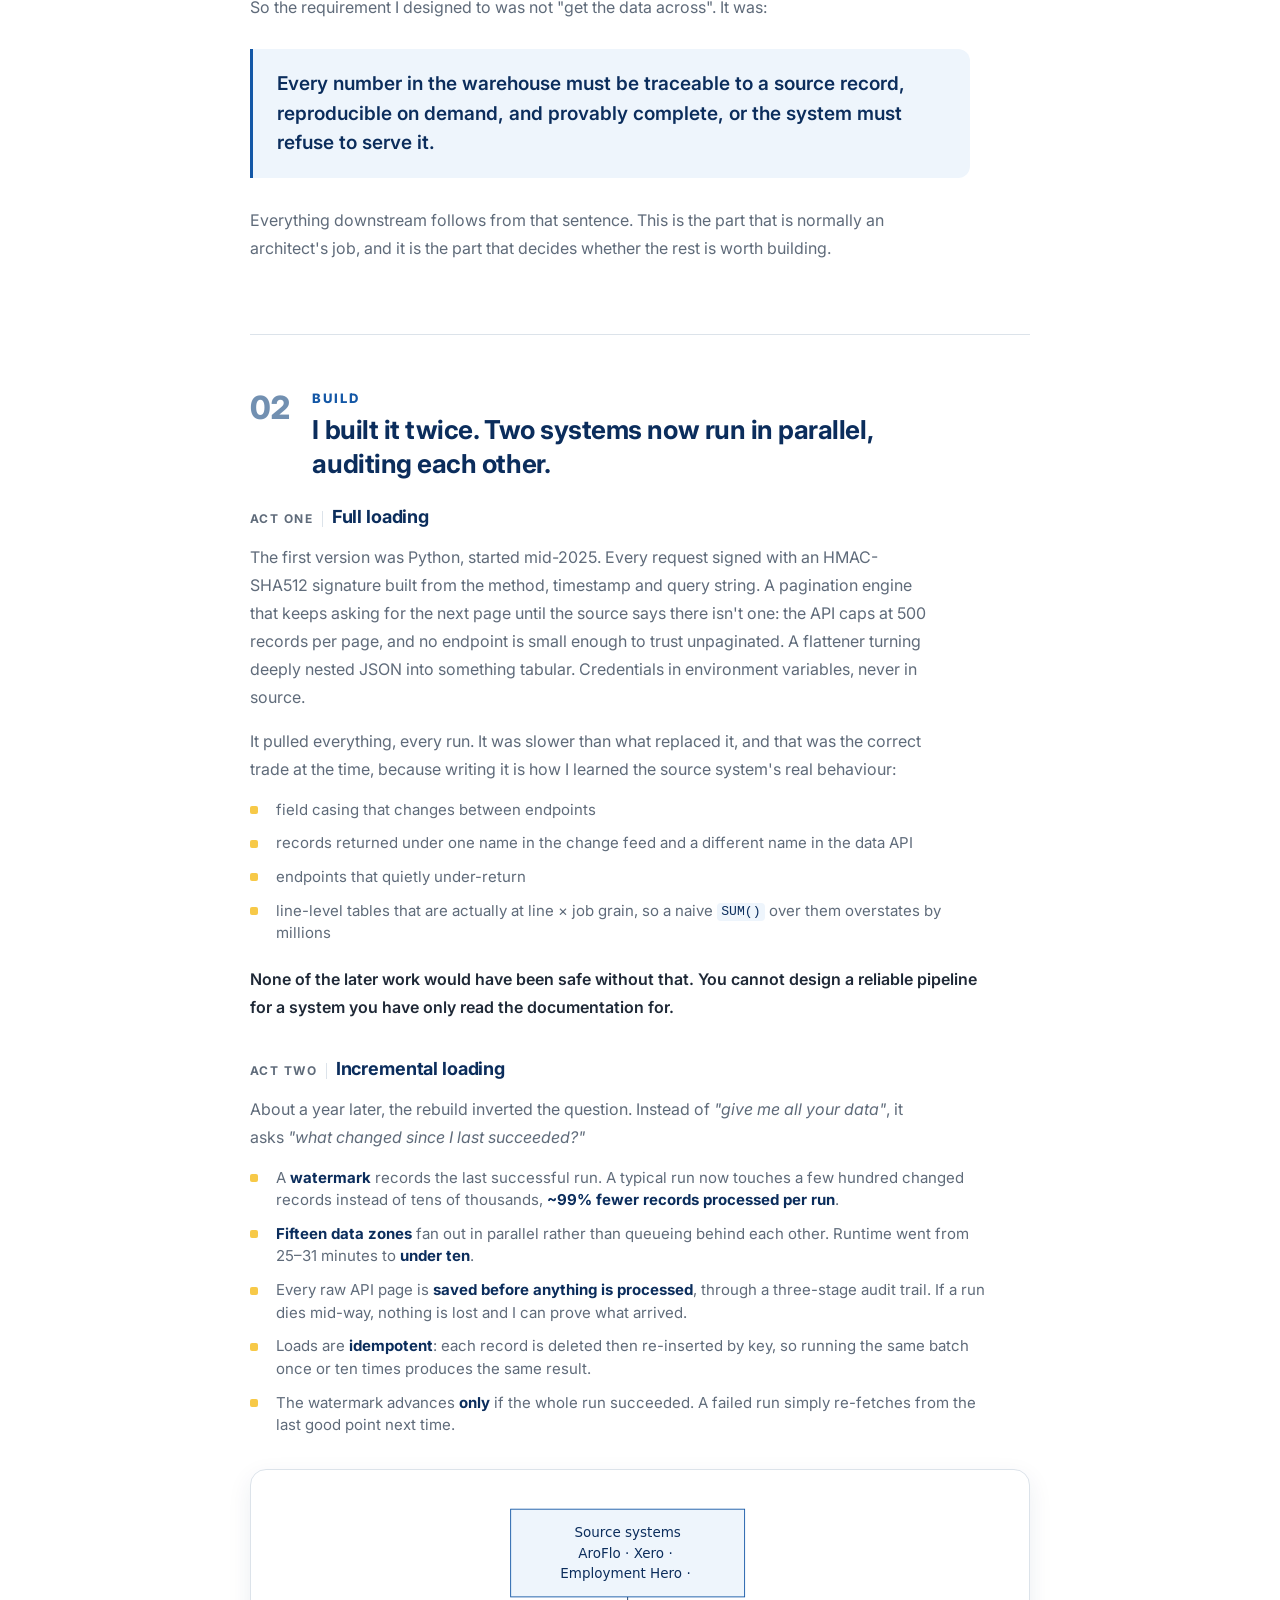
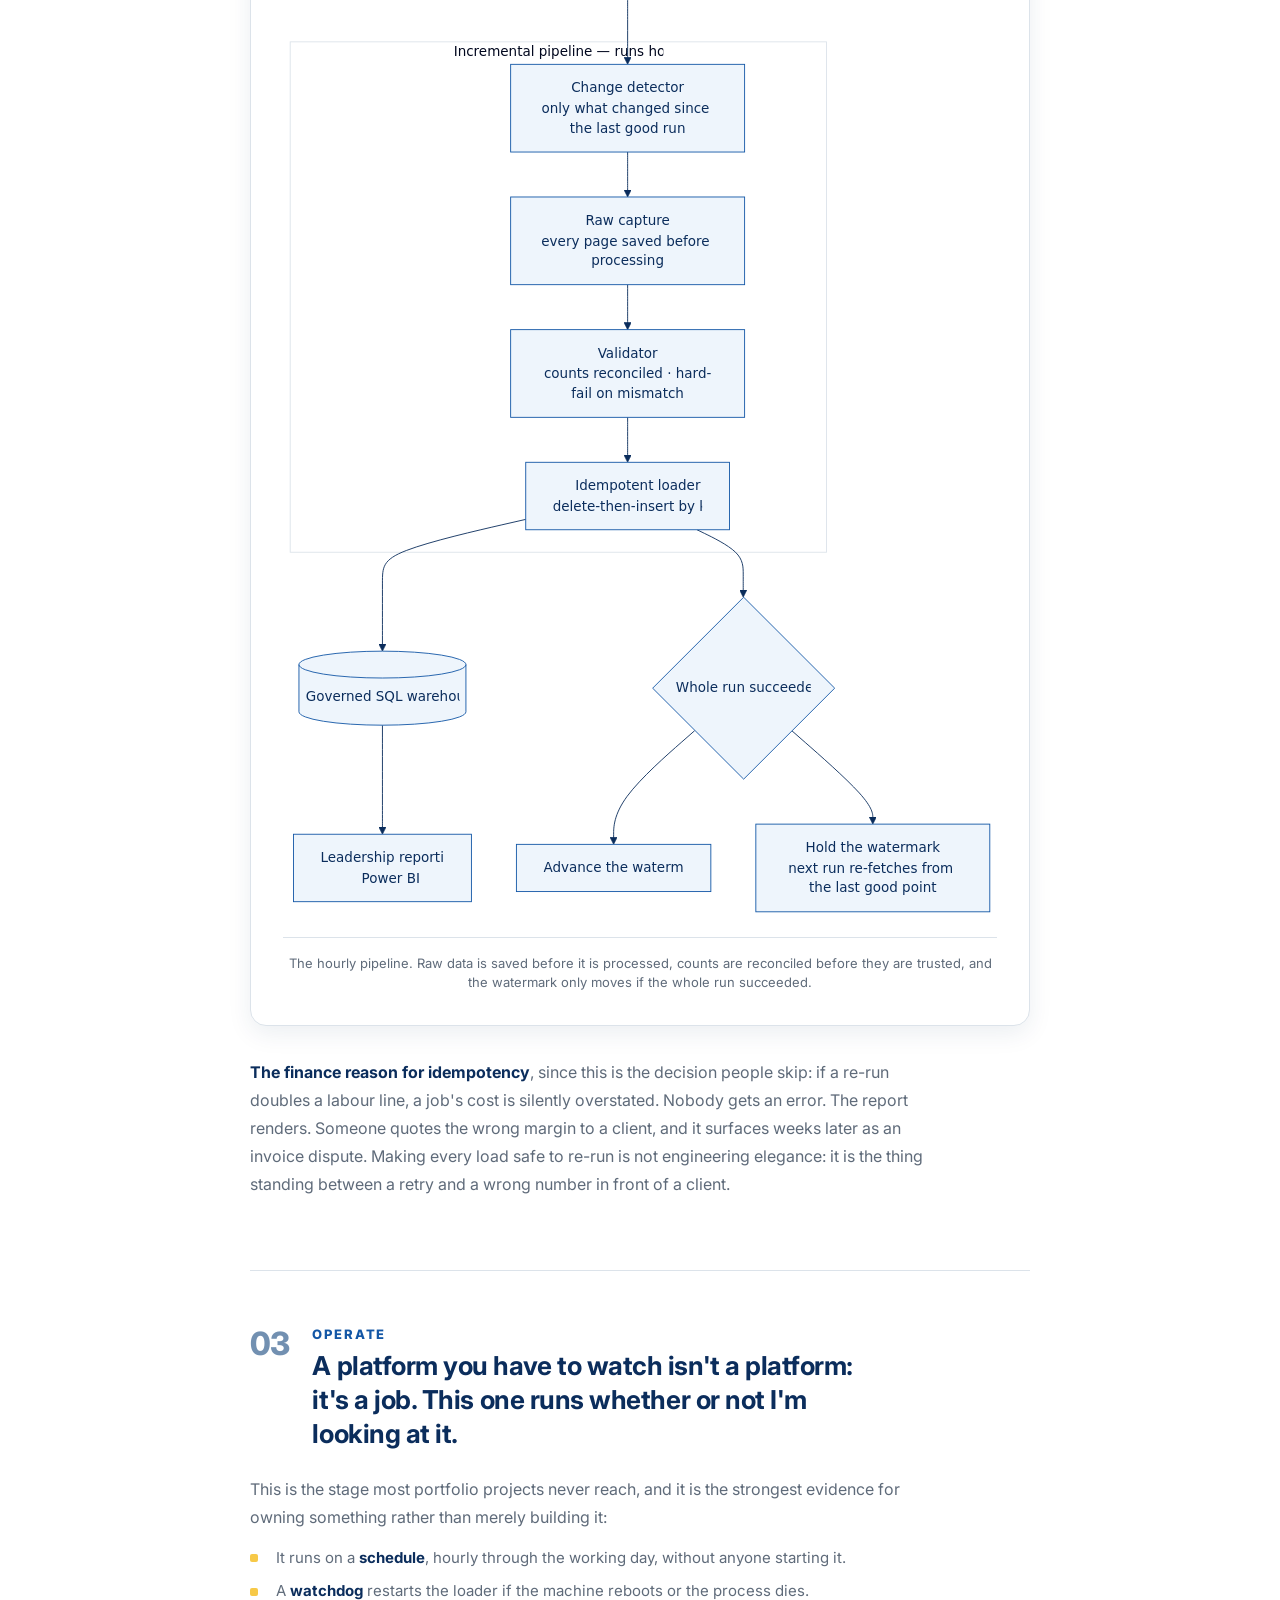
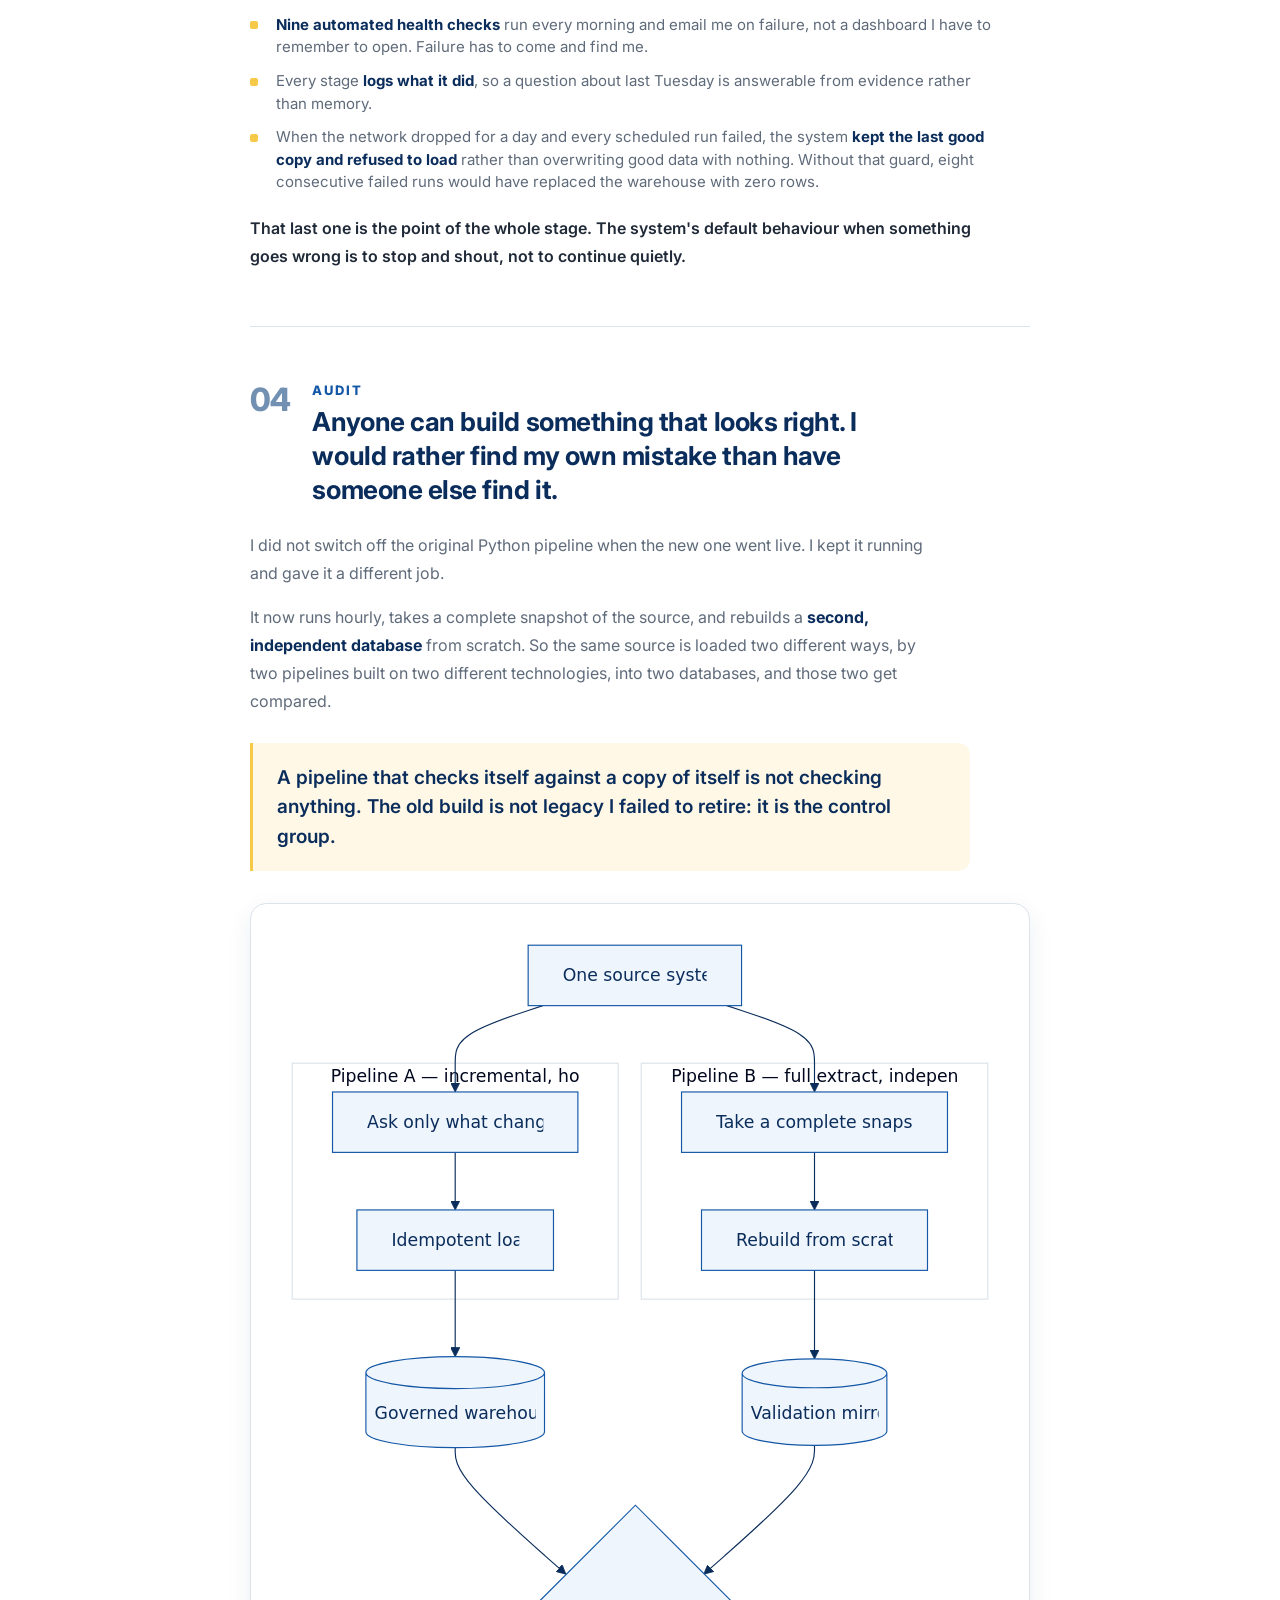
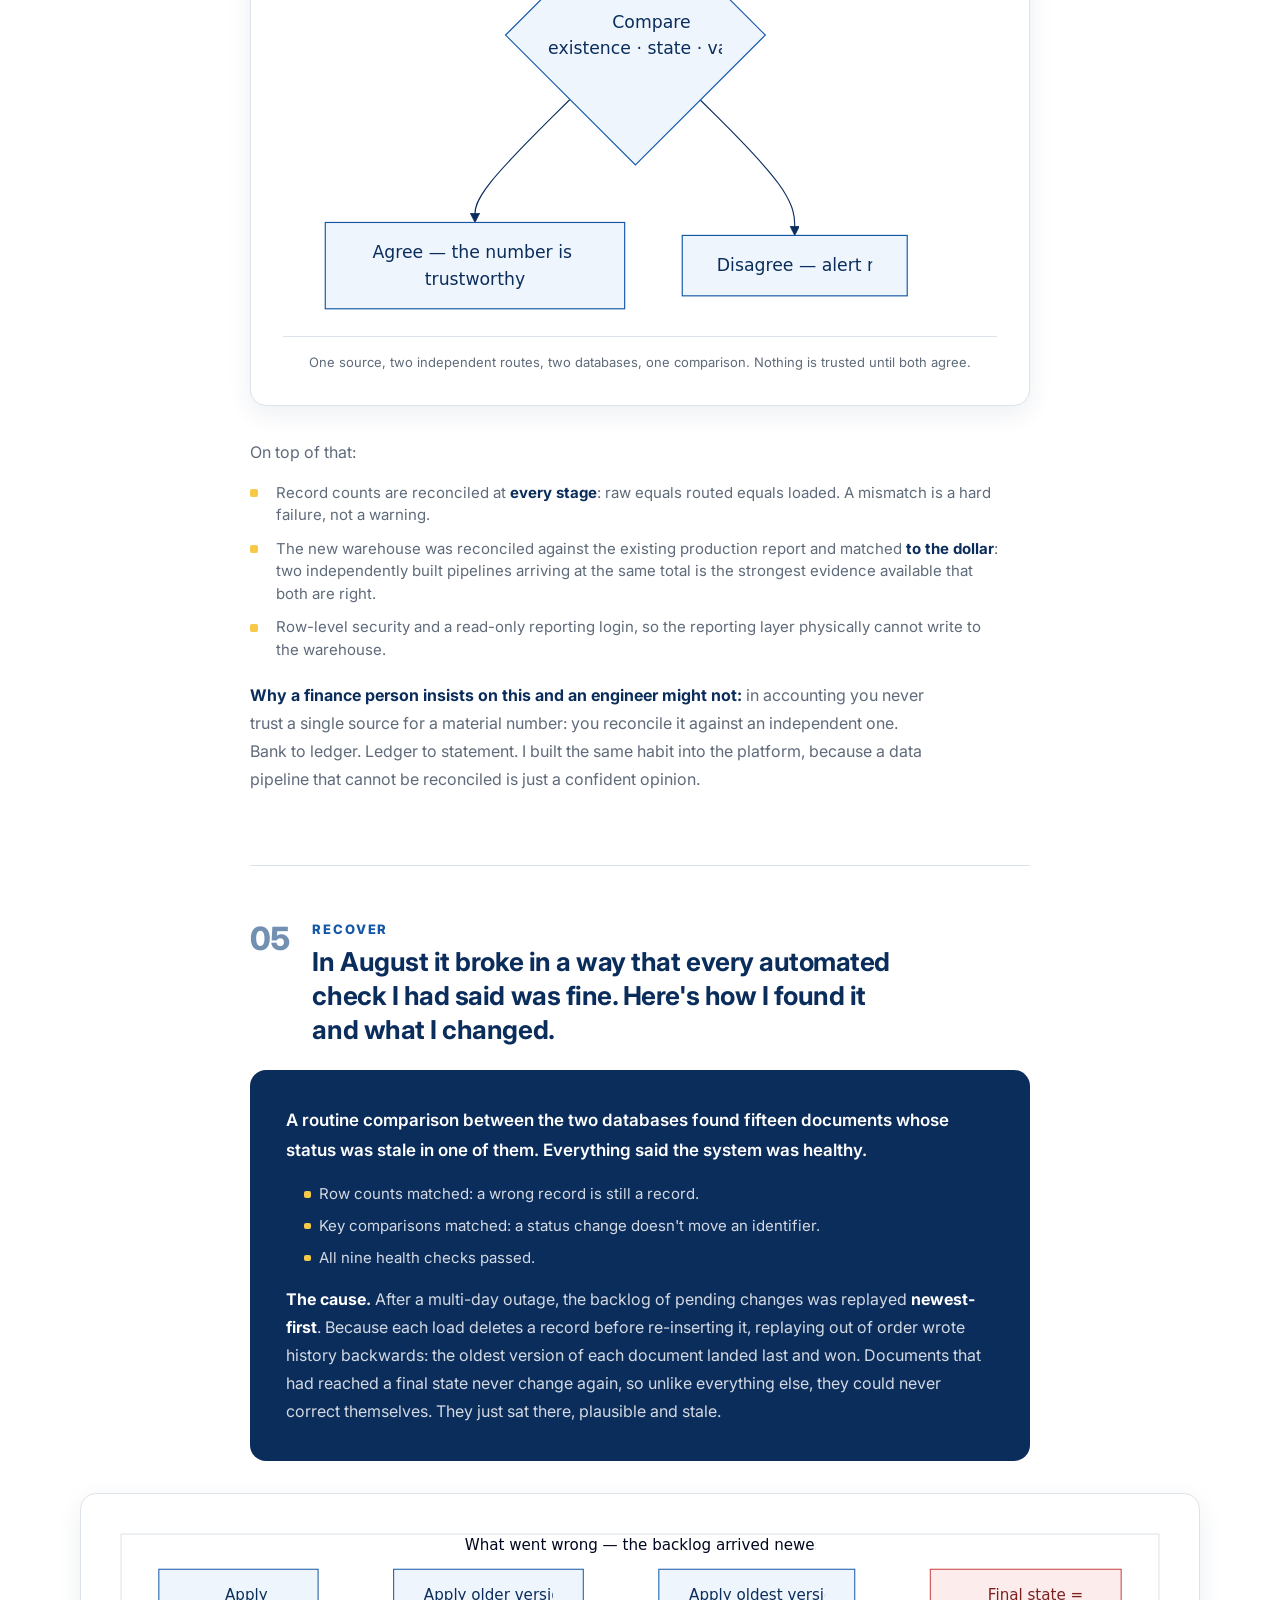
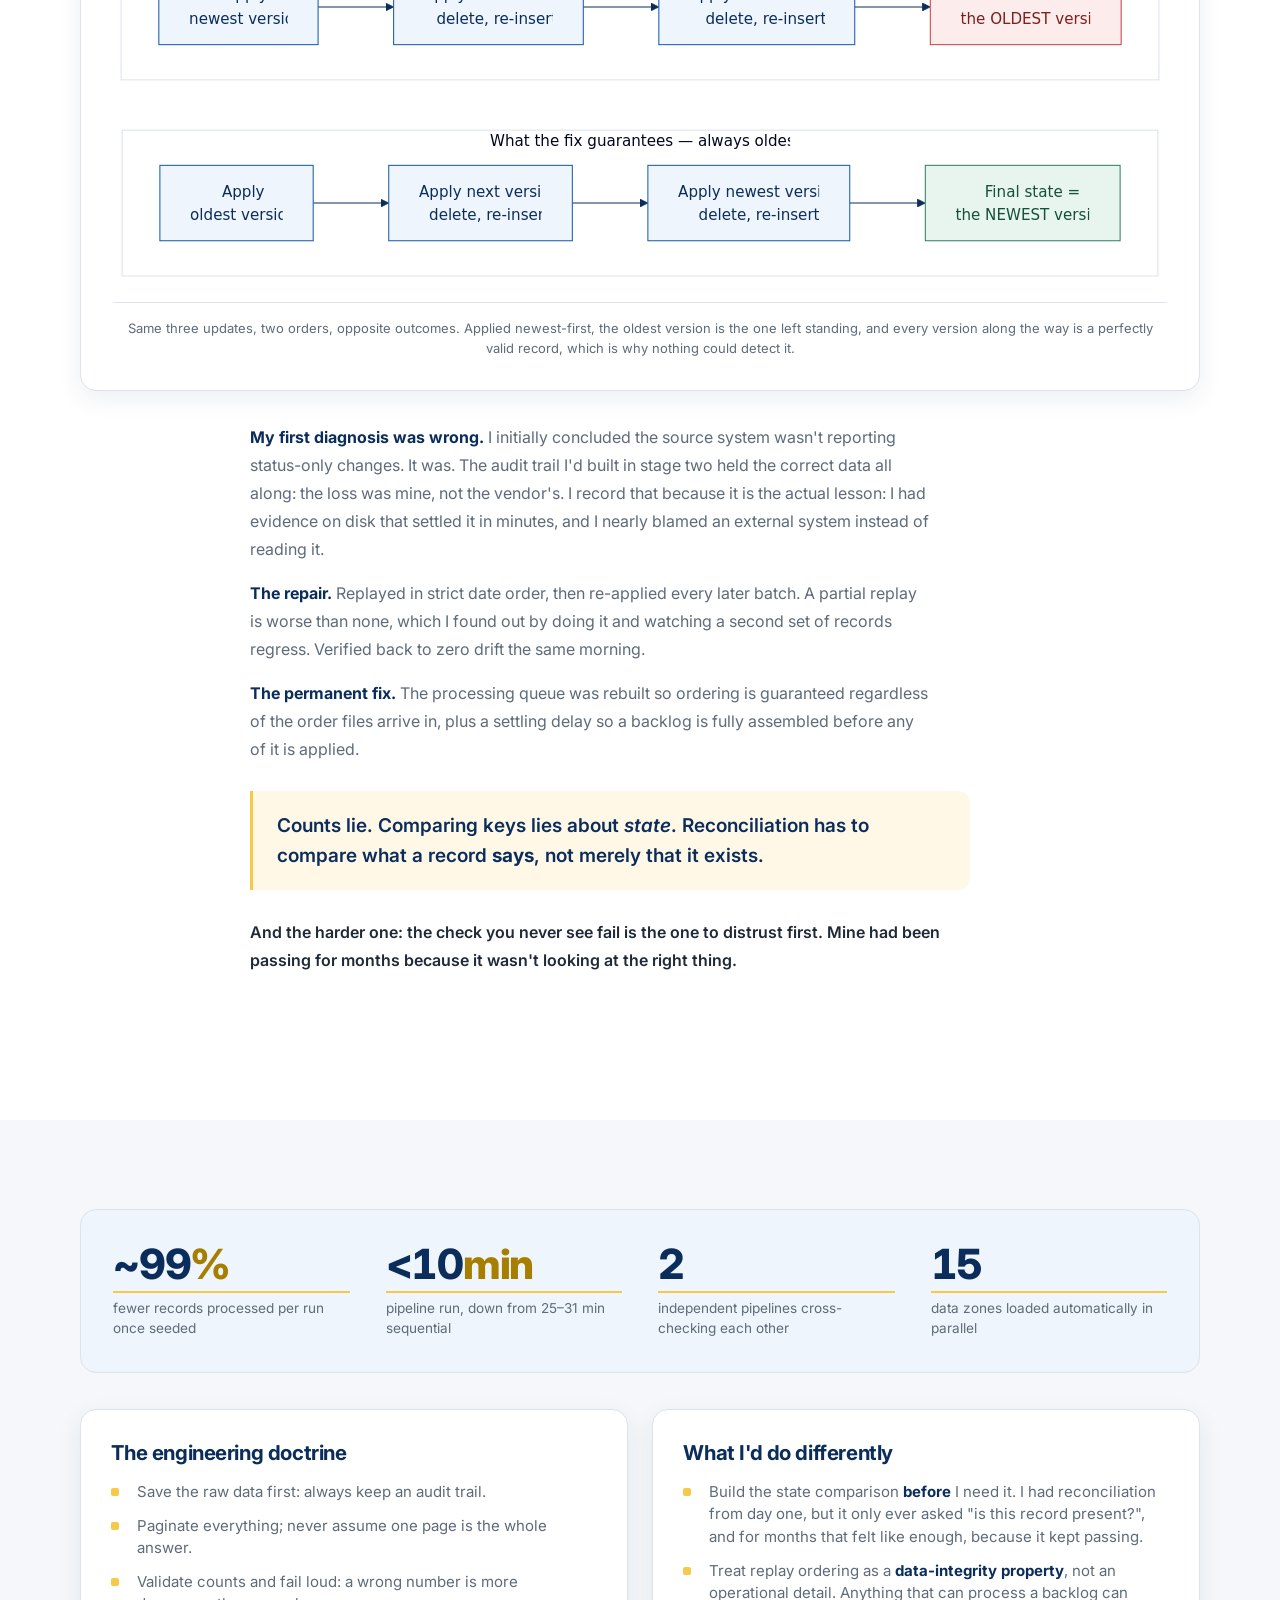
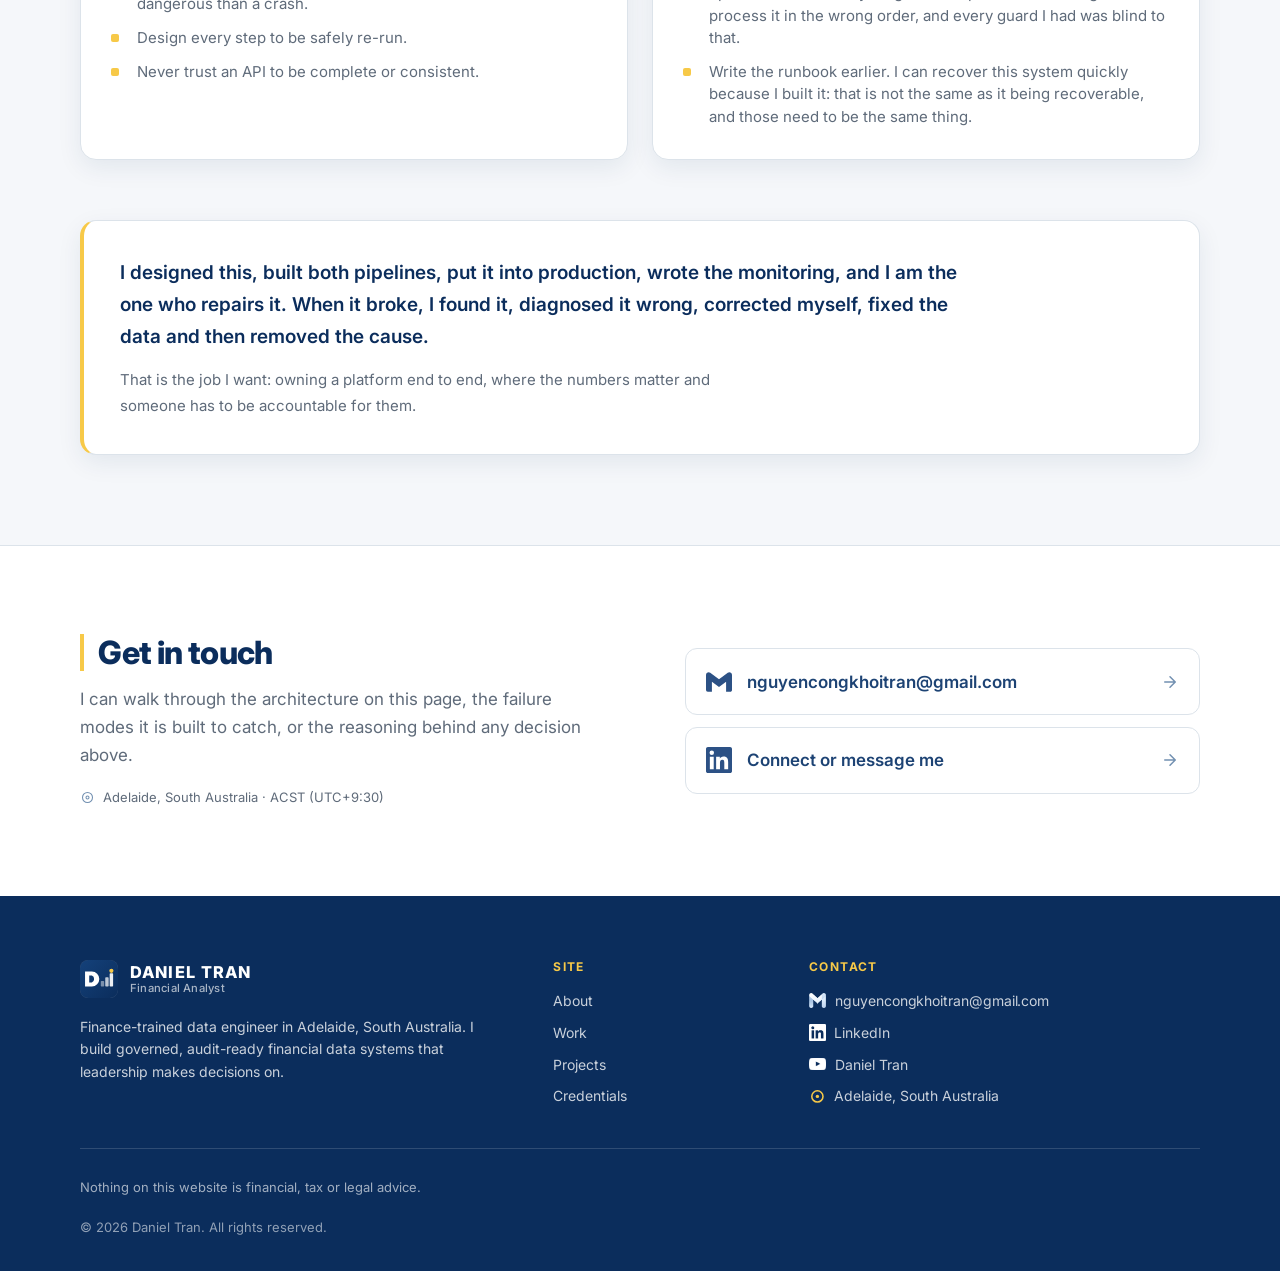
<file: projects/aroflo-data-platform.html>
<!DOCTYPE html>
<html lang="en-AU">
<head>
  <meta charset="UTF-8" />
  <meta name="viewport" content="width=device-width, initial-scale=1.0" />
  <title>AroFlo data platform · Daniel Tran</title>
  <meta name="description" content="Case study: a governed finance data warehouse built from six disconnected systems, designed, built, operated, audited and recovered by one person. Two independent pipelines cross-check each other, and this is the silent failure that only that design could catch." />
  <meta name="author" content="Daniel Tran" />

  <!-- ============================================================
       PORTFOLIO — danieltrandata.com
       Static site: this file + assets/css/portfolio.css
       + assets/js/portfolio.js. No build step, no framework.
       ============================================================ -->

  <meta property="og:type" content="website" />
  <meta property="og:title" content="A solo-built finance data platform" />
  <meta property="og:description" content="I designed it, I built both pipelines, I run it, and I repair it when it breaks. Why I kept the pipeline I replaced, and what it caught that nine health checks missed." />
  <meta property="og:locale" content="en_AU" />
  <meta property="og:url" content="https://danieltrandata.com/projects/aroflo-data-platform.html" />
  <meta property="og:image" content="https://danieltrandata.com/assets/img/og-image.jpg?v=2" />
  <meta property="og:image:width" content="1200" />
  <meta property="og:image:height" content="630" />
  <meta property="og:image:alt" content="Daniel Tran, Financial Analyst · danieltrandata.com" />

  <!-- Twitter / X card -->
  <meta name="twitter:card" content="summary_large_image" />
  <meta name="twitter:title" content="A solo-built finance data platform" />
  <meta name="twitter:description" content="I designed it, I built both pipelines, I run it, and I repair it when it breaks. Why I kept the pipeline I replaced, and what it caught that nine health checks missed." />
  <meta name="twitter:image" content="https://danieltrandata.com/assets/img/og-image.jpg?v=2" />

  <link rel="canonical" href="https://danieltrandata.com/projects/aroflo-data-platform.html" />

  <!-- Favicons — 'D + data-bars' mark (F1). ?v=4 busts Hostinger CDN cache -->
  <link rel="icon" href="/favicon.ico?v=4" sizes="32x32" />
  <link rel="icon" href="/favicon.svg?v=4" type="image/svg+xml" />
  <link rel="apple-touch-icon" href="/apple-touch-icon.png?v=4" />

  <link rel="preconnect" href="https://fonts.googleapis.com" />
  <link rel="preconnect" href="https://fonts.gstatic.com" crossorigin />
  <link href="https://fonts.googleapis.com/css2?family=Inter:wght@400;500;600;700;800&display=swap" rel="stylesheet" />
  <link rel="stylesheet" href="../assets/css/portfolio.css?v=28" />

  <!-- Structured data: helps Google understand who this is -->
  <script type="application/ld+json">
  {
    "@context": "https://schema.org",
    "@type": "Person",
    "name": "Daniel Tran",
    "url": "https://danieltrandata.com",
    "jobTitle": "Financial Analyst",
    "description": "Finance-trained data engineer specialising in finance-grade data pipelines, automation and decision intelligence.",
    "address": { "@type": "PostalAddress", "addressRegion": "South Australia", "addressCountry": "AU" },
    "alumniOf": { "@type": "CollegeOrUniversity", "name": "Torrens University Australia" },
    "sameAs": [
      "https://www.linkedin.com/in/nguyen-daniel-tran-accounting/",
      "https://www.youtube.com/@DanielTranAustraliaSA"
    ]
  }
  </script>
</head>
<body>
  <a class="skip-link" href="#main">Skip to content</a>

  <!-- ============ HEADER ============ -->
  <header class="header" id="header">
    <div class="wrap header-inner">
      <a class="wordmark" href="../index.html#top" aria-label="Daniel Tran, home">
        <span class="wordmark-icon" aria-hidden="true">
          <svg viewBox="0 0 512 512"><defs><linearGradient id="wmH" x1="0" y1="0" x2="1" y2="1"><stop offset="0" stop-color="#14417a"/><stop offset="1" stop-color="#0b2d5c"/></linearGradient></defs><rect width="512" height="512" rx="112" fill="url(#wmH)"/><path fill="#ffffff" fill-rule="evenodd" d="M68 156 H160 A100 100 0 0 1 160 356 H68 Z M124 210 H160 A50 50 0 0 1 160 302 H124 Z"/><rect x="280" y="282" width="46" height="74" rx="10" fill="#ffffff" opacity=".45"/><rect x="340" y="234" width="46" height="122" rx="10" fill="#ffffff" opacity=".72"/><rect x="400" y="180" width="46" height="176" rx="10" fill="#ffffff" opacity=".92"/><circle cx="423" cy="146" r="28" fill="#f7c948"/></svg>
        </span>
        <span class="wordmark-text">
          <span class="wordmark-name">DANIEL TRAN</span>
          <span class="wordmark-sub">Financial Analyst</span>
        </span>
      </a>

      <nav class="nav" id="nav" aria-label="Primary">
        <ul>
          <li><a href="../index.html#about">About</a></li>
          <li><a href="../index.html#stack">Stack</a></li>
          <li><a href="../index.html#work">Work</a></li>
          <li><a href="../projects.html">Projects</a></li>
          <li><a href="../journal.html">Journal</a></li>
          <li><a href="../index.html#ai">AI</a></li>
          <li><a href="../index.html#credentials">Credentials</a></li>
          <li><a href="../index.html#beyond">Beyond</a></li>
          <li class="nav-cta-item"><a class="btn btn-yellow btn-sm" href="#contact">Get in touch</a></li>
        </ul>
      </nav>

      <button class="burger" id="burger" type="button" aria-label="Open menu" aria-expanded="false" aria-controls="nav">
        <span></span><span></span><span></span>
      </button>
    </div>
  </header>

  <main id="main">
    <span id="top" tabindex="-1"></span>

    <!-- ============================================================
         AroFlo case study — structured as the FIVE-STAGE LIFECYCLE
         (Design / Build / Operate / Audit / Recover), per
         "AroFlo Case Study — Content v1" (vault, 02 Brand & Offer).

         Why this structure: the locked takeaway is "he can own a whole
         platform alone". That is a lifecycle claim, not a speed claim —
         so the page is organised as the five things that are normally
         three or four separate roles.

         LAYERING RULE (reader is recruiter-first, technical-second):
         every stage opens with one plain-English lead sentence a
         non-technical reader can repeat to someone else. Detail sits
         underneath. Test: delete everything except headings + leads —
         it must still make sense and still sell.

         Sanitised per Infrastructure & Config Reference §9: no client
         names, no dollar figures, no script/table/server names.
         ============================================================ -->

    <!-- ============ SUB-HERO ============ -->
    <section class="subhero">
      <div class="wrap">
        <p class="kicker"><a class="subhero-back" href="../projects.html">&larr; Projects</a></p>
        <h1>A solo-built finance data platform</h1>
        <p class="subhero-lead">
          Six business systems that don't talk to each other. One warehouse that leadership's
          reporting runs on. I designed the architecture, built both pipelines, put it into
          production, wrote the monitoring, and I am the person who fixes it when it breaks at
          8am on a Friday.
        </p>
        <p class="subhero-lead subhero-lead--tight">
          No team, no vendor, no handover document to inherit. This is what that actually involved.
        </p>
      </div>
    </section>

    <section class="sec sec-tint">
      <div class="wrap">
        <div class="case">

          <!-- meta strip: role / systems / stack -->
          <div class="case-meta">
            <div>
              <span class="case-meta-lab">My role</span>
              <div class="cm-roles">
                <span class="cm-role">
                  <svg class="cm-role-ic" viewBox="0 0 24 24" aria-hidden="true"><circle cx="12" cy="4.6" r="1.5"/><path d="M12 6.1 L7.4 18.6"/><path d="M12 6.1 L16.6 18.6"/><path class="acc" d="M7.1 18.2 Q12 21.8 16.9 18.2"/></svg>
                  <span>Architect</span>
                </span>
                <span class="cm-role">
                  <svg class="cm-role-ic" viewBox="0 0 24 24" aria-hidden="true"><path class="acc" d="M12 3 L20.5 8 L12 13 L3.5 8 Z"/><path d="M3.5 12 L12 17 L20.5 12"/><path d="M3.5 15.5 L12 20.5 L20.5 15.5"/></svg>
                  <span>Executor</span>
                </span>
                <span class="cm-role">
                  <svg class="cm-role-ic" viewBox="0 0 24 24" aria-hidden="true"><circle cx="5" cy="12" r="1.8"/><path d="M6.8 12 H11"/><path d="M11 12 H15.6"/><path d="M11 12 C 13 12, 13.5 6.5, 15.6 6.5"/><path d="M11 12 C 13 12, 13.5 17.5, 15.6 17.5"/><circle cx="17.4" cy="6.5" r="1.8"/><circle cx="17.4" cy="12" r="1.8"/><circle class="acc" cx="17.4" cy="17.5" r="1.8"/></svg>
                  <span>Orchestrator</span>
                </span>
              </div>
            </div>
            <div>
              <span class="case-meta-lab">Systems unified</span>
              <div class="cm-logos">
                <img class="cm-logo" src="../assets/img/stack/aroflo.png" alt="AroFlo" height="19" loading="lazy" decoding="async" />
                <img class="cm-logo" src="../assets/img/stack/xero.svg" alt="Xero" height="25" loading="lazy" decoding="async" />
                <img class="cm-logo" src="../assets/img/stack/employment-hero.png" alt="Employment Hero" height="24" loading="lazy" decoding="async" />
                <img class="cm-logo" src="../assets/img/stack/clockify.svg" alt="Clockify" height="24" loading="lazy" decoding="async" />
                <span class="cm-more">&amp; more</span>
              </div>
            </div>
            <div>
              <span class="case-meta-lab">Built with</span>
              <div class="cm-logos">
                <img class="cm-logo" src="../assets/img/stack/n8n.svg" alt="n8n" height="20" loading="lazy" decoding="async" />
                <img class="cm-logo" src="../assets/img/stack/python.svg" alt="Python" height="26" loading="lazy" decoding="async" />
                <img class="cm-logo" src="../assets/img/stack/sql-server.svg" alt="SQL Server" height="29" loading="lazy" decoding="async" />
                <img class="cm-logo" src="../assets/img/stack/power-bi.svg" alt="Power BI" height="24" loading="lazy" decoding="async" />
              </div>
            </div>
          </div>

          <!-- Stage rail: the five-stage spine, stated once as contents.
               Serves the skim-reader; the stage headings do the rest. -->
          <nav class="rail" aria-label="On this page">
            <span class="rail-lab">On this page</span>
            <ol class="rail-list">
              <li><a href="#design"><span class="rail-num">01</span> Design</a></li>
              <li><a href="#build"><span class="rail-num">02</span> Build</a></li>
              <li><a href="#operate"><span class="rail-num">03</span> Operate</a></li>
              <li><a href="#audit"><span class="rail-num">04</span> Audit</a></li>
              <li><a href="#recover"><span class="rail-num">05</span> Recover</a></li>
            </ol>
          </nav>

        </div>
      </div>
    </section>

    <!-- ============ THE FIVE STAGES ============ -->
    <section class="sec">
      <div class="wrap wrap-narrow">

        <!-- ---------- 01 DESIGN ---------- -->
        <article class="stage" id="design">
          <header class="stage-head">
            <span class="stage-num">01</span>
            <div>
              <h2 class="stage-title">Design</h2>
              <p class="stage-lead">
                Nobody handed me a design. The first decision was working out what the business
                actually needed to be true.
              </p>
            </div>
          </header>
          <div class="stage-body">
            <p>
              The business runs on separate systems: job management, accounting, HR,
              time-tracking. None of them talk to each other. Before this existed, one number
              depended on a person doing manual, repetitive work in the middle: every cycle,
              someone on the finance team copied timesheet entries out of Clockify and re-entered
              them into AroFlo by hand, so a job's cost would include its labour at all. That is
              what "leadership needs one honest view of jobs, costs and labour" meant on the
              ground, multiplied across every system boundary in the business.
            </p>
            <p>
              The obvious build is "copy everything into one database every night." I did not
              build that, for a finance reason rather than a technical one:
            </p>
            <ul class="doctrine">
              <li>
                A nightly full copy means the numbers are <strong>up to a day old</strong>. In job
                costing, a purchase order approved this morning changes a job's margin this
                morning.
              </li>
              <li>
                A full copy that fails halfway leaves you with <strong>a partially updated
                warehouse and no way to tell</strong>. Half-loaded finance data is worse than no
                data, because it still renders a report.
              </li>
            </ul>
            <p>So the requirement I designed to was not "get the data across". It was:</p>
            <blockquote class="pull">
              Every number in the warehouse must be traceable to a source record, reproducible on
              demand, and provably complete, or the system must refuse to serve it.
            </blockquote>
            <p>
              Everything downstream follows from that sentence. This is the part that is normally
              an architect's job, and it is the part that decides whether the rest is worth
              building.
            </p>
          </div>
        </article>

        <!-- ---------- 02 BUILD ---------- -->
        <article class="stage" id="build">
          <header class="stage-head">
            <span class="stage-num">02</span>
            <div>
              <h2 class="stage-title">Build</h2>
              <p class="stage-lead">
                I built it twice. Two systems now run in parallel, auditing each other.
              </p>
            </div>
          </header>
          <div class="stage-body">

            <h3 class="stage-sub"><span class="stage-sub-lab">Act one</span> Full loading</h3>
            <p>
              The first version was Python, started mid-2025. Every request signed with an
              HMAC-SHA512 signature built from the method, timestamp and query string. A
              pagination engine that keeps asking for the next page until the source says there
              isn't one: the API caps at 500 records per page, and no endpoint is small enough to
              trust unpaginated. A flattener turning deeply nested JSON into something tabular.
              Credentials in environment variables, never in source.
            </p>
            <p>
              It pulled everything, every run. It was slower than what replaced it, and that was
              the correct trade at the time, because writing it is how I learned the source
              system's real behaviour:
            </p>
            <ul class="doctrine">
              <li>field casing that changes between endpoints</li>
              <li>
                records returned under one name in the change feed and a different name in the
                data API
              </li>
              <li>endpoints that quietly under-return</li>
              <li>
                line-level tables that are actually at line × job grain, so a naive
                <code>SUM()</code> over them overstates by millions
              </li>
            </ul>
            <p class="stage-punch">
              None of the later work would have been safe without that. You cannot design a
              reliable pipeline for a system you have only read the documentation for.
            </p>

            <h3 class="stage-sub"><span class="stage-sub-lab">Act two</span> Incremental loading</h3>
            <p>
              About a year later, the rebuild inverted the question. Instead of <em>"give me all
              your data"</em>, it asks <em>"what changed since I last succeeded?"</em>
            </p>
            <ul class="doctrine">
              <li>
                A <strong>watermark</strong> records the last successful run. A typical run now
                touches a few hundred changed records instead of tens of thousands,
                <strong>~99% fewer records processed per run</strong>.
              </li>
              <li>
                <strong>Fifteen data zones</strong> fan out in parallel rather than queueing
                behind each other. Runtime went from 25–31 minutes to
                <strong>under ten</strong>.
              </li>
              <li>
                Every raw API page is <strong>saved before anything is processed</strong>, through
                a three-stage audit trail. If a run dies mid-way, nothing is lost and I can prove
                what arrived.
              </li>
              <li>
                Loads are <strong>idempotent</strong>: each record is deleted then re-inserted by
                key, so running the same batch once or ten times produces the same result.
              </li>
              <li>
                The watermark advances <strong>only</strong> if the whole run succeeded. A failed
                run simply re-fetches from the last good point next time.
              </li>
            </ul>

            <figure class="case-diagram stage-figure">
              <img src="../assets/img/architecture-incremental.svg"
                   class="dia dia--portrait"
                   alt="Diagram: source systems feed an hourly incremental pipeline (change detector, raw capture, validator, idempotent loader) which writes to a governed SQL warehouse read by Power BI, and separately decides whether to advance or hold the watermark depending on whether the whole run succeeded."
                   width="793" height="1131" loading="lazy" decoding="async" />
              <figcaption>
                The hourly pipeline. Raw data is saved before it is processed, counts are
                reconciled before they are trusted, and the watermark only moves if the whole run
                succeeded.
              </figcaption>
            </figure>

            <p>
              <strong>The finance reason for idempotency</strong>, since this is the decision
              people skip: if a re-run doubles a labour line, a job's cost is silently overstated.
              Nobody gets an error. The report renders. Someone quotes the wrong margin to a
              client, and it surfaces weeks later as an invoice dispute. Making every load safe to
              re-run is not engineering elegance: it is the thing standing between a retry and a
              wrong number in front of a client.
            </p>

          </div>
        </article>

        <!-- ---------- 03 OPERATE ---------- -->
        <article class="stage" id="operate">
          <header class="stage-head">
            <span class="stage-num">03</span>
            <div>
              <h2 class="stage-title">Operate</h2>
              <p class="stage-lead">
                A platform you have to watch isn't a platform: it's a job. This one runs whether
                or not I'm looking at it.
              </p>
            </div>
          </header>
          <div class="stage-body">
            <p>
              This is the stage most portfolio projects never reach, and it is the strongest
              evidence for owning something rather than merely building it:
            </p>
            <ul class="doctrine">
              <li>
                It runs on a <strong>schedule</strong>, hourly through the working day, without
                anyone starting it.
              </li>
              <li>
                A <strong>watchdog</strong> restarts the loader if the machine reboots or the
                process dies.
              </li>
              <li>
                <strong>Nine automated health checks</strong> run every morning and email me on
                failure, not a dashboard I have to remember to open. Failure has to come and find
                me.
              </li>
              <li>
                Every stage <strong>logs what it did</strong>, so a question about last Tuesday is
                answerable from evidence rather than memory.
              </li>
              <li>
                When the network dropped for a day and every scheduled run failed, the system
                <strong>kept the last good copy and refused to load</strong> rather than
                overwriting good data with nothing. Without that guard, eight consecutive failed
                runs would have replaced the warehouse with zero rows.
              </li>
            </ul>
            <p class="stage-punch">
              That last one is the point of the whole stage. The system's default behaviour when
              something goes wrong is to stop and shout, not to continue quietly.
            </p>
          </div>
        </article>

        <!-- ---------- 04 AUDIT ---------- -->
        <article class="stage" id="audit">
          <header class="stage-head">
            <span class="stage-num">04</span>
            <div>
              <h2 class="stage-title">Audit</h2>
              <p class="stage-lead">
                Anyone can build something that looks right. I would rather find my own mistake
                than have someone else find it.
              </p>
            </div>
          </header>
          <div class="stage-body">
            <p>
              I did not switch off the original Python pipeline when the new one went live. I kept
              it running and gave it a different job.
            </p>
            <p>
              It now runs hourly, takes a complete snapshot of the source, and rebuilds a
              <strong>second, independent database</strong> from scratch. So the same source is
              loaded two different ways, by two pipelines built on two different technologies,
              into two databases, and those two get compared.
            </p>
            <blockquote class="pull pull--accent">
              A pipeline that checks itself against a copy of itself is not checking anything. The
              old build is not legacy I failed to retire: it is the control group.
            </blockquote>

            <figure class="case-diagram stage-figure">
              <img src="../assets/img/cross-check.svg"
                   class="dia dia--portrait"
                   alt="Diagram: one source system feeds two independent pipelines: an hourly incremental pipeline into the governed warehouse, and a full-extract pipeline that rebuilds a validation mirror from scratch. Both databases feed one comparison of existence, state and value; agreement means the number is trustworthy, disagreement raises an alert."
                   width="620" height="853" loading="lazy" decoding="async" />
              <figcaption>
                One source, two independent routes, two databases, one comparison. Nothing is
                trusted until both agree.
              </figcaption>
            </figure>

            <p>On top of that:</p>
            <ul class="doctrine">
              <li>
                Record counts are reconciled at <strong>every stage</strong>: raw equals routed
                equals loaded. A mismatch is a hard failure, not a warning.
              </li>
              <li>
                The new warehouse was reconciled against the existing production report and
                matched <strong>to the dollar</strong>: two independently built pipelines
                arriving at the same total is the strongest evidence available that both are
                right.
              </li>
              <li>
                Row-level security and a read-only reporting login, so the reporting layer
                physically cannot write to the warehouse.
              </li>
            </ul>
            <p>
              <strong>Why a finance person insists on this and an engineer might not:</strong> in
              accounting you never trust a single source for a material number: you reconcile it
              against an independent one. Bank to ledger. Ledger to statement. I built the same
              habit into the platform, because a data pipeline that cannot be reconciled is just a
              confident opinion.
            </p>
          </div>
        </article>

        <!-- ---------- 05 RECOVER ---------- -->
        <article class="stage" id="recover">
          <header class="stage-head">
            <span class="stage-num">05</span>
            <div>
              <h2 class="stage-title">Recover</h2>
              <p class="stage-lead">
                In August it broke in a way that every automated check I had said was fine. Here's
                how I found it and what I changed.
              </p>
            </div>
          </header>
          <div class="stage-body">

            <!-- Navy panel: the incident is the climax of the page, so it gets
                 the one high-contrast block on it. -->
            <div class="catch">
              <p class="catch-lead">
                A routine comparison between the two databases found fifteen documents whose
                status was stale in one of them. Everything said the system was healthy.
              </p>
              <ul class="catch-list">
                <li>Row counts matched: a wrong record is still a record.</li>
                <li>Key comparisons matched: a status change doesn't move an identifier.</li>
                <li>All nine health checks passed.</li>
              </ul>
              <p>
                <strong>The cause.</strong> After a multi-day outage, the backlog of pending
                changes was replayed <strong>newest-first</strong>. Because each load deletes a
                record before re-inserting it, replaying out of order wrote history backwards:
                the oldest version of each document landed last and won. Documents that had
                reached a final state never change again, so unlike everything else, they could
                never correct themselves. They just sat there, plausible and stale.
              </p>
            </div>

            <figure class="case-diagram stage-figure stage-figure--wide">
              <img src="../assets/img/replay-order.svg"
                   class="dia"
                   alt="Diagram comparing two replay orders. Applied newest-first, each delete-and-re-insert overwrites the newer version, so the final state is the oldest version. Applied oldest-first, the final state is the newest version."
                   width="1046" height="356" loading="lazy" decoding="async" />
              <figcaption>
                Same three updates, two orders, opposite outcomes. Applied newest-first, the
                oldest version is the one left standing, and every version along the way is a
                perfectly valid record, which is why nothing could detect it.
              </figcaption>
            </figure>

            <p>
              <strong>My first diagnosis was wrong.</strong> I initially concluded the source
              system wasn't reporting status-only changes. It was. The audit trail I'd built in
              stage two held the correct data all along: the loss was mine, not the vendor's. I
              record that because it is the actual lesson: I had evidence on disk that settled it
              in minutes, and I nearly blamed an external system instead of reading it.
            </p>
            <p>
              <strong>The repair.</strong> Replayed in strict date order, then re-applied every
              later batch. A partial replay is worse than none, which I found out by doing it and
              watching a second set of records regress. Verified back to zero drift the same
              morning.
            </p>
            <p>
              <strong>The permanent fix.</strong> The processing queue was rebuilt so ordering is
              guaranteed regardless of the order files arrive in, plus a settling delay so a
              backlog is fully assembled before any of it is applied.
            </p>
            <blockquote class="pull pull--accent">
              Counts lie. Comparing keys lies about <em>state</em>. Reconciliation has to compare
              what a record <strong>says</strong>, not merely that it exists.
            </blockquote>
            <p class="stage-punch">
              And the harder one: the check you never see fail is the one to distrust first. Mine
              had been passing for months because it wasn't looking at the right thing.
            </p>

          </div>
        </article>

      </div>
    </section>

    <!-- ============ IMPACT + CLOSE ============ -->
    <section class="sec sec-tint">
      <div class="wrap">
        <div class="case">

          <div class="pstat case-impact" aria-label="Impact">
            <div class="wrap pstat-grid">
              <div class="pstat-item">
                <span class="pstat-num">~99<span>%</span></span>
                <span class="pstat-lab">fewer records processed per run once seeded</span>
              </div>
              <div class="pstat-item">
                <span class="pstat-num">&lt;10<span>min</span></span>
                <span class="pstat-lab">pipeline run, down from 25–31 min sequential</span>
              </div>
              <div class="pstat-item">
                <span class="pstat-num">2</span>
                <span class="pstat-lab">independent pipelines cross-checking each other</span>
              </div>
              <div class="pstat-item">
                <span class="pstat-num">15</span>
                <span class="pstat-lab">data zones loaded automatically in parallel</span>
              </div>
            </div>
          </div>

          <div class="about-cols case-cols-2">
            <article class="about-block">
              <h3>The engineering doctrine</h3>
              <ul class="doctrine">
                <li>Save the raw data first: always keep an audit trail.</li>
                <li>Paginate everything; never assume one page is the whole answer.</li>
                <li>Validate counts and fail loud: a wrong number is more dangerous than a crash.</li>
                <li>Design every step to be safely re-run.</li>
                <li>Never trust an API to be complete or consistent.</li>
              </ul>
            </article>
            <article class="about-block">
              <h3>What I'd do differently</h3>
              <ul class="doctrine">
                <li>
                  Build the state comparison <strong>before</strong> I need it. I had
                  reconciliation from day one, but it only ever asked "is this record present?",
                  and for months that felt like enough, because it kept passing.
                </li>
                <li>
                  Treat replay ordering as a <strong>data-integrity property</strong>, not an
                  operational detail. Anything that can process a backlog can process it in the
                  wrong order, and every guard I had was blind to that.
                </li>
                <li>
                  Write the runbook earlier. I can recover this system quickly because I built it:
                  that is not the same as it being recoverable, and those need to be the same
                  thing.
                </li>
              </ul>
            </article>
          </div>

          <!-- Ownership statement — ends on the takeaway as a claim the page
               has just earned, rather than an assertion made up front. -->
          <div class="own">
            <p class="own-lead">
              I designed this, built both pipelines, put it into production, wrote the monitoring,
              and I am the one who repairs it. When it broke, I found it, diagnosed it wrong,
              corrected myself, fixed the data and then removed the cause.
            </p>
            <p>
              That is the job I want: owning a platform end to end, where the numbers matter and
              someone has to be accountable for them.
            </p>
          </div>

        </div>
      </div>
    </section>

    <!-- ============ CTA ============ -->
    
    <!-- ============ CONTACT ============ -->
    <!-- Rendered on EVERY page from this one partial (build.py inserts it before
         main-close). The lead sentence is per-page via I can walk through the architecture on this page, the failure modes it is built to catch, or the reasoning behind any decision above. so a case
         page can name its own detail without the section design ever drifting. -->
    <section class="contact" id="contact">
      <div class="wrap">
        <div class="contact-inner">

          <div class="contact-intro">
            <h2 class="contact-title">Get in touch</h2>
            <p class="contact-lead">I can walk through the architecture on this page, the failure modes it is built to catch, or the reasoning behind any decision above.</p>
            <p class="contact-place">
              <svg class="contact-place-ic" viewBox="0 0 24 24" aria-hidden="true" focusable="false">
                <circle cx="12" cy="12" r="8" />
                <circle cx="12" cy="12" r="2.4" />
              </svg>
              <span>Adelaide, South Australia &middot; ACST (UTC+9:30)</span>
            </p>
          </div>

          <div class="contact-methods">
            <a class="contact-card" href="mailto:nguyencongkhoitran@gmail.com">
              <svg class="contact-card-ic" viewBox="0 0 24 24" aria-hidden="true" focusable="false">
                <path fill="#2c5185" d="M24 5.457v13.909c0 .904-.732 1.636-1.636 1.636h-3.819V11.73L12 16.64l-6.545-4.91v9.273H1.636A1.636 1.636 0 0 1 0 19.366V5.457c0-2.023 2.309-3.178 3.927-1.964L5.455 4.64 12 9.548l6.545-4.91 1.528-1.145C21.69 2.28 24 3.434 24 5.457z"/>
              </svg>
              <span class="contact-card-val">nguyencongkhoitran@gmail.com</span>
              <svg class="contact-card-go" viewBox="0 0 24 24" aria-hidden="true" focusable="false">
                <path d="M5 12h13M12 5l7 7-7 7" />
              </svg>
            </a>

            <a class="contact-card" href="https://www.linkedin.com/in/nguyen-daniel-tran-accounting/" target="_blank" rel="noopener noreferrer">
              <svg class="contact-card-ic" viewBox="0 0 24 24" aria-hidden="true" focusable="false">
                <path fill="#2c5185" d="M20.447 20.452h-3.554v-5.569c0-1.328-.027-3.037-1.852-3.037-1.853 0-2.136 1.445-2.136 2.939v5.667H9.351V9h3.414v1.561h.046c.477-.9 1.637-1.85 3.37-1.85 3.601 0 4.267 2.37 4.267 5.455v6.286zM5.337 7.433a2.062 2.062 0 1 1 0-4.125 2.062 2.062 0 0 1 0 4.125zm1.782 13.019H3.555V9h3.564v11.452zM22.225 0H1.771C.792 0 0 .774 0 1.729v20.542C0 23.227.792 24 1.771 24h20.451C23.2 24 24 23.227 24 22.271V1.729C24 .774 23.2 0 22.222 0z"/>
              </svg>
              <span class="contact-card-val">Connect or message me</span>
              <svg class="contact-card-go" viewBox="0 0 24 24" aria-hidden="true" focusable="false">
                <path d="M5 12h13M12 5l7 7-7 7" />
              </svg>
            </a>
          </div>

        </div>
      </div>
    </section>

  </main>

  <!-- ============ FOOTER ============ -->
  <footer class="footer">
    <div class="wrap">
      <div class="footer-top">
        <div class="footer-brand">
          <a class="wordmark wordmark-light" href="../index.html#top">
            <span class="wordmark-icon" aria-hidden="true">
              <svg viewBox="0 0 512 512"><defs><linearGradient id="wmF" x1="0" y1="0" x2="1" y2="1"><stop offset="0" stop-color="#14417a"/><stop offset="1" stop-color="#0b2d5c"/></linearGradient></defs><rect width="512" height="512" rx="112" fill="url(#wmF)"/><path fill="#ffffff" fill-rule="evenodd" d="M68 156 H160 A100 100 0 0 1 160 356 H68 Z M124 210 H160 A50 50 0 0 1 160 302 H124 Z"/><rect x="280" y="282" width="46" height="74" rx="10" fill="#ffffff" opacity=".45"/><rect x="340" y="234" width="46" height="122" rx="10" fill="#ffffff" opacity=".72"/><rect x="400" y="180" width="46" height="176" rx="10" fill="#ffffff" opacity=".92"/><circle cx="423" cy="146" r="28" fill="#f7c948"/></svg>
            </span>
            <span class="wordmark-text">
              <span class="wordmark-name">DANIEL TRAN</span>
              <span class="wordmark-sub">Financial Analyst</span>
            </span>
          </a>
          <p class="footer-desc">
            Finance-trained data engineer in Adelaide, South Australia. I build governed,
            audit-ready financial data systems that leadership makes decisions on.
          </p>
        </div>

        <nav class="footer-col" aria-label="Site">
          <h3>Site</h3>
          <a href="../index.html#about">About</a>
          <a href="../index.html#work">Work</a>
          <a href="../projects.html">Projects</a>
          <a href="../index.html#credentials">Credentials</a>
          <!-- CV link hidden for now (kept, not deleted):
          <a href="../assets/docs/daniel-tran-cv.pdf" target="_blank" rel="noopener noreferrer">CV (PDF)</a>
          -->
        </nav>

        <div class="footer-col">
          <h3>Contact</h3>
          <a class="footer-contact-link footer-email" href="mailto:nguyencongkhoitran@gmail.com">
            <img class="footer-contact-icon footer-icon-gmail" src="../assets/img/gmail-logo-white-gradient.png" alt="" width="18" height="18" loading="lazy" decoding="async" />
            <span>nguyencongkhoitran@gmail.com</span>
          </a>
          <a class="footer-contact-link footer-linkedin" href="https://www.linkedin.com/in/nguyen-daniel-tran-accounting/" target="_blank" rel="noopener noreferrer">
            <img class="footer-contact-icon" src="../assets/img/linkedin-white.png" alt="" width="18" height="18" decoding="async" />
            <span>LinkedIn</span>
          </a>
          <a class="footer-contact-link footer-youtube" href="https://www.youtube.com/@DanielTranAustraliaSA" target="_blank" rel="noopener noreferrer">
            <img class="footer-contact-icon footer-icon-youtube" src="../assets/img/youtube-logo-white.png" alt="" width="18" height="18" loading="lazy" decoding="async" />
            <span>Daniel Tran</span>
          </a>
          <p class="footer-location">
            <svg class="footer-contact-icon footer-icon-location" viewBox="0 0 24 24" aria-hidden="true" focusable="false">
              <circle cx="12" cy="12" r="8" />
              <circle cx="12" cy="12" r="2.4" />
            </svg>
            <span>Adelaide, South Australia</span>
          </p>
        </div>
      </div>

      <div class="footer-legal">
        <p class="disclaimer">
          Nothing on this website is financial, tax or legal advice.
        </p>
        <p class="copyright">&copy; <span id="year">2026</span> Daniel Tran. All rights reserved.</p>
      </div>
    </div>
  </footer>

  <!-- Back to top. Plain anchor: works without JS; JS only handles show/hide. -->
  <a class="to-top" id="toTop" href="#top" aria-label="Back to top" title="Back to top">
    <svg viewBox="0 0 24 24" aria-hidden="true" focusable="false">
      <path d="M12 19V5M5 12l7-7 7 7" />
    </svg>
  </a>

  <script src="../assets/js/portfolio.js?v=3"></script>
</body>
</html>
</file>
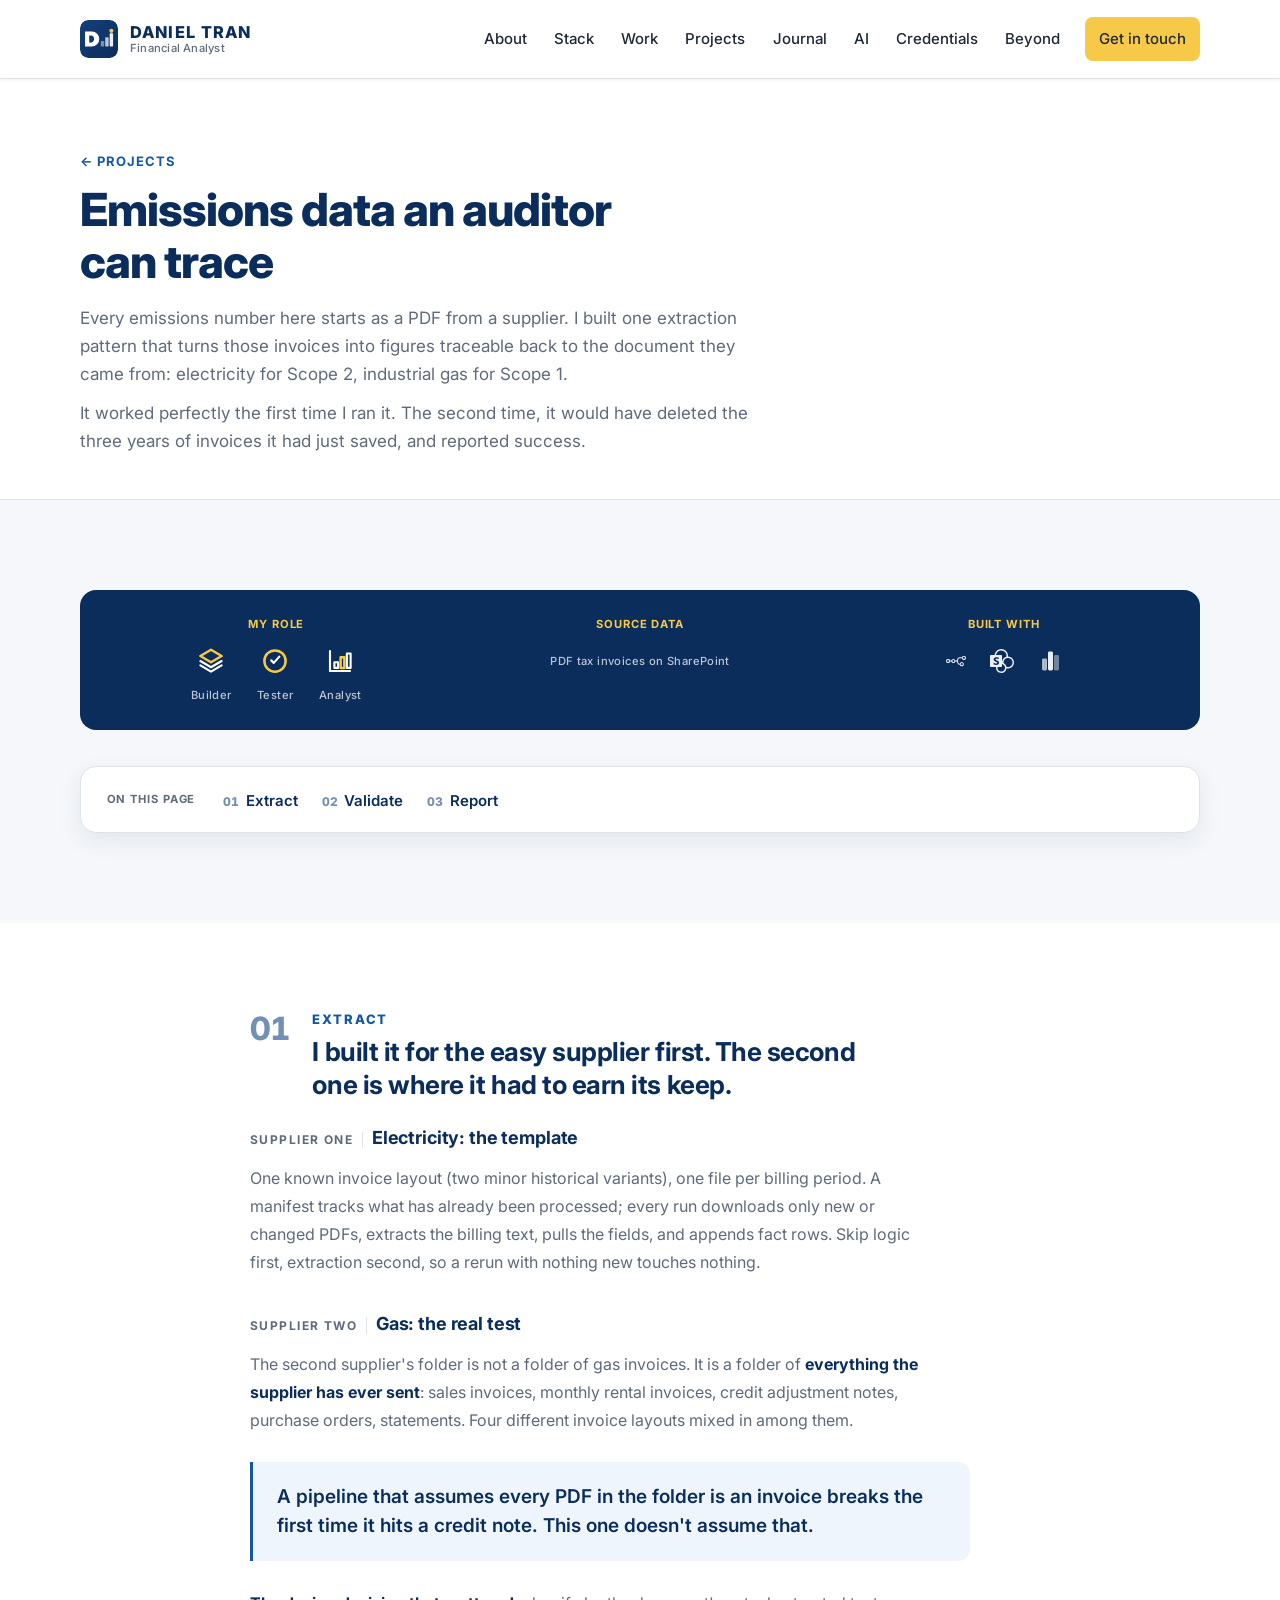
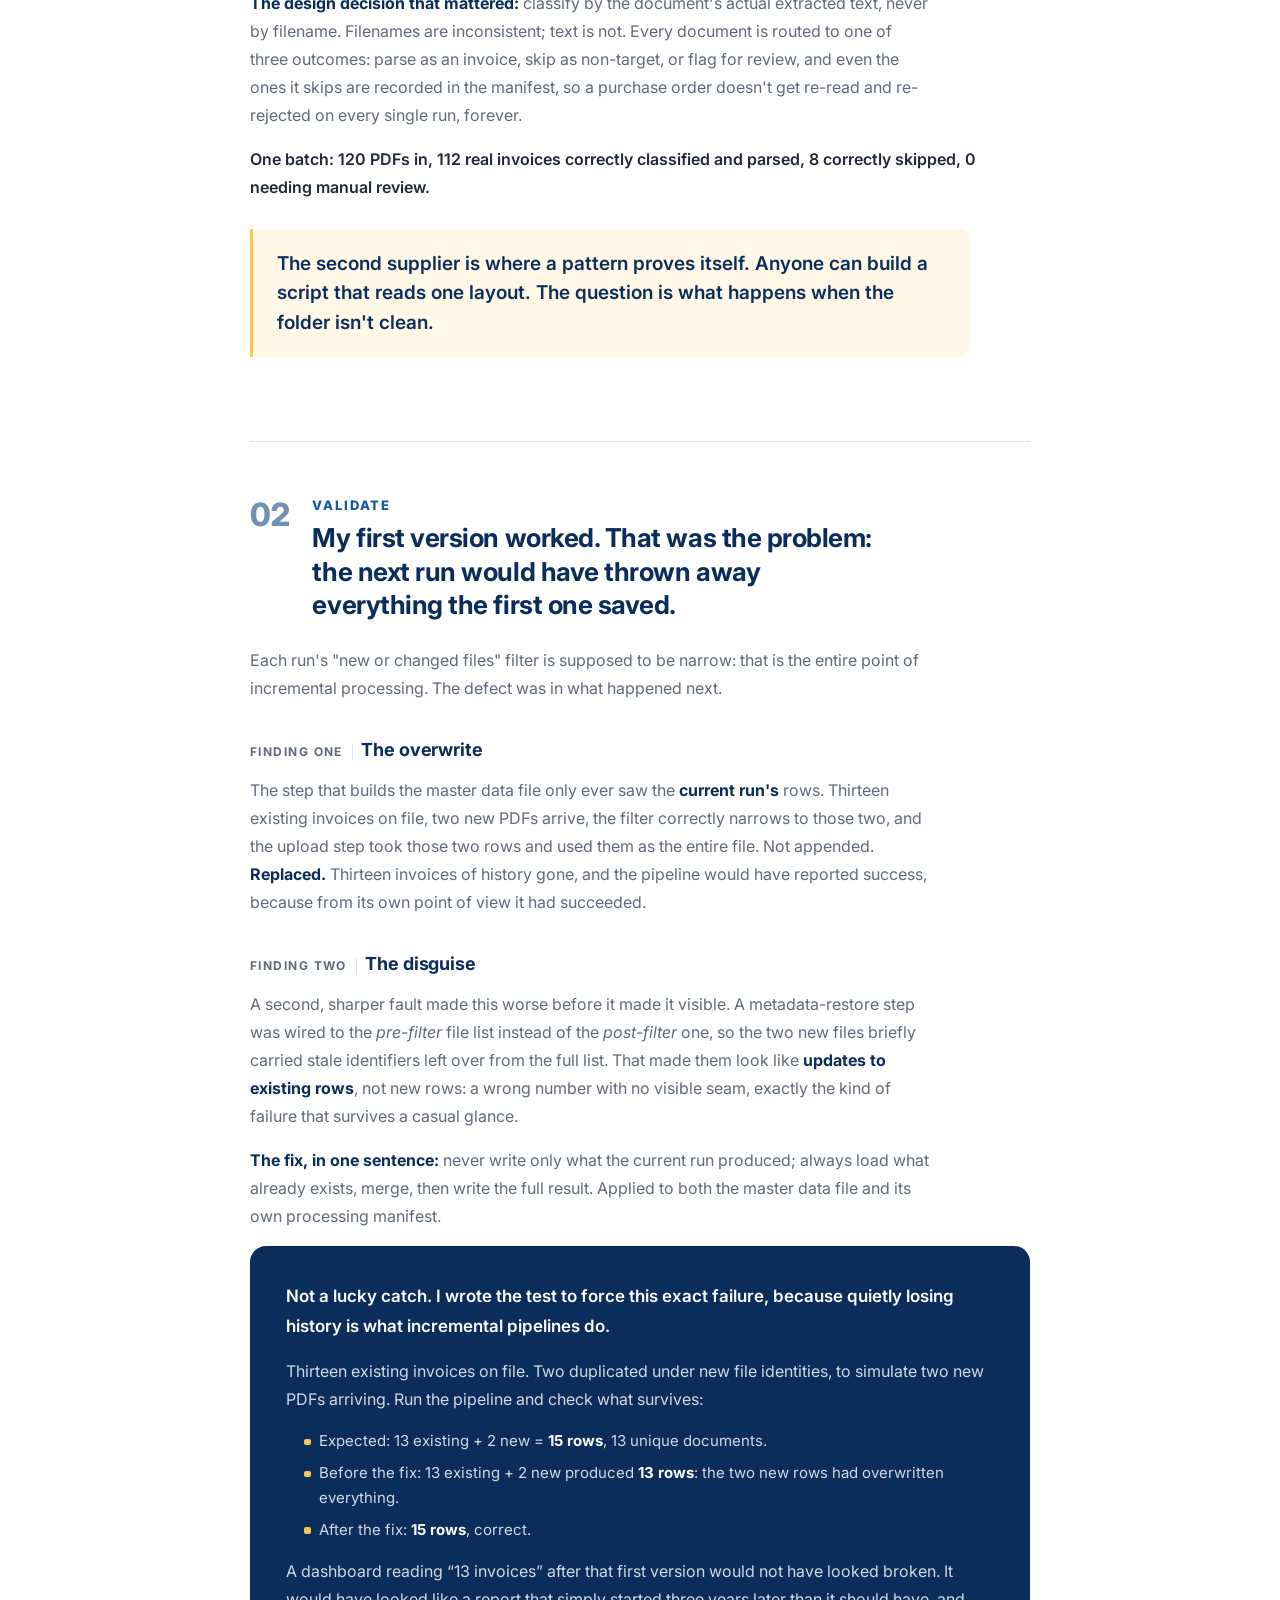
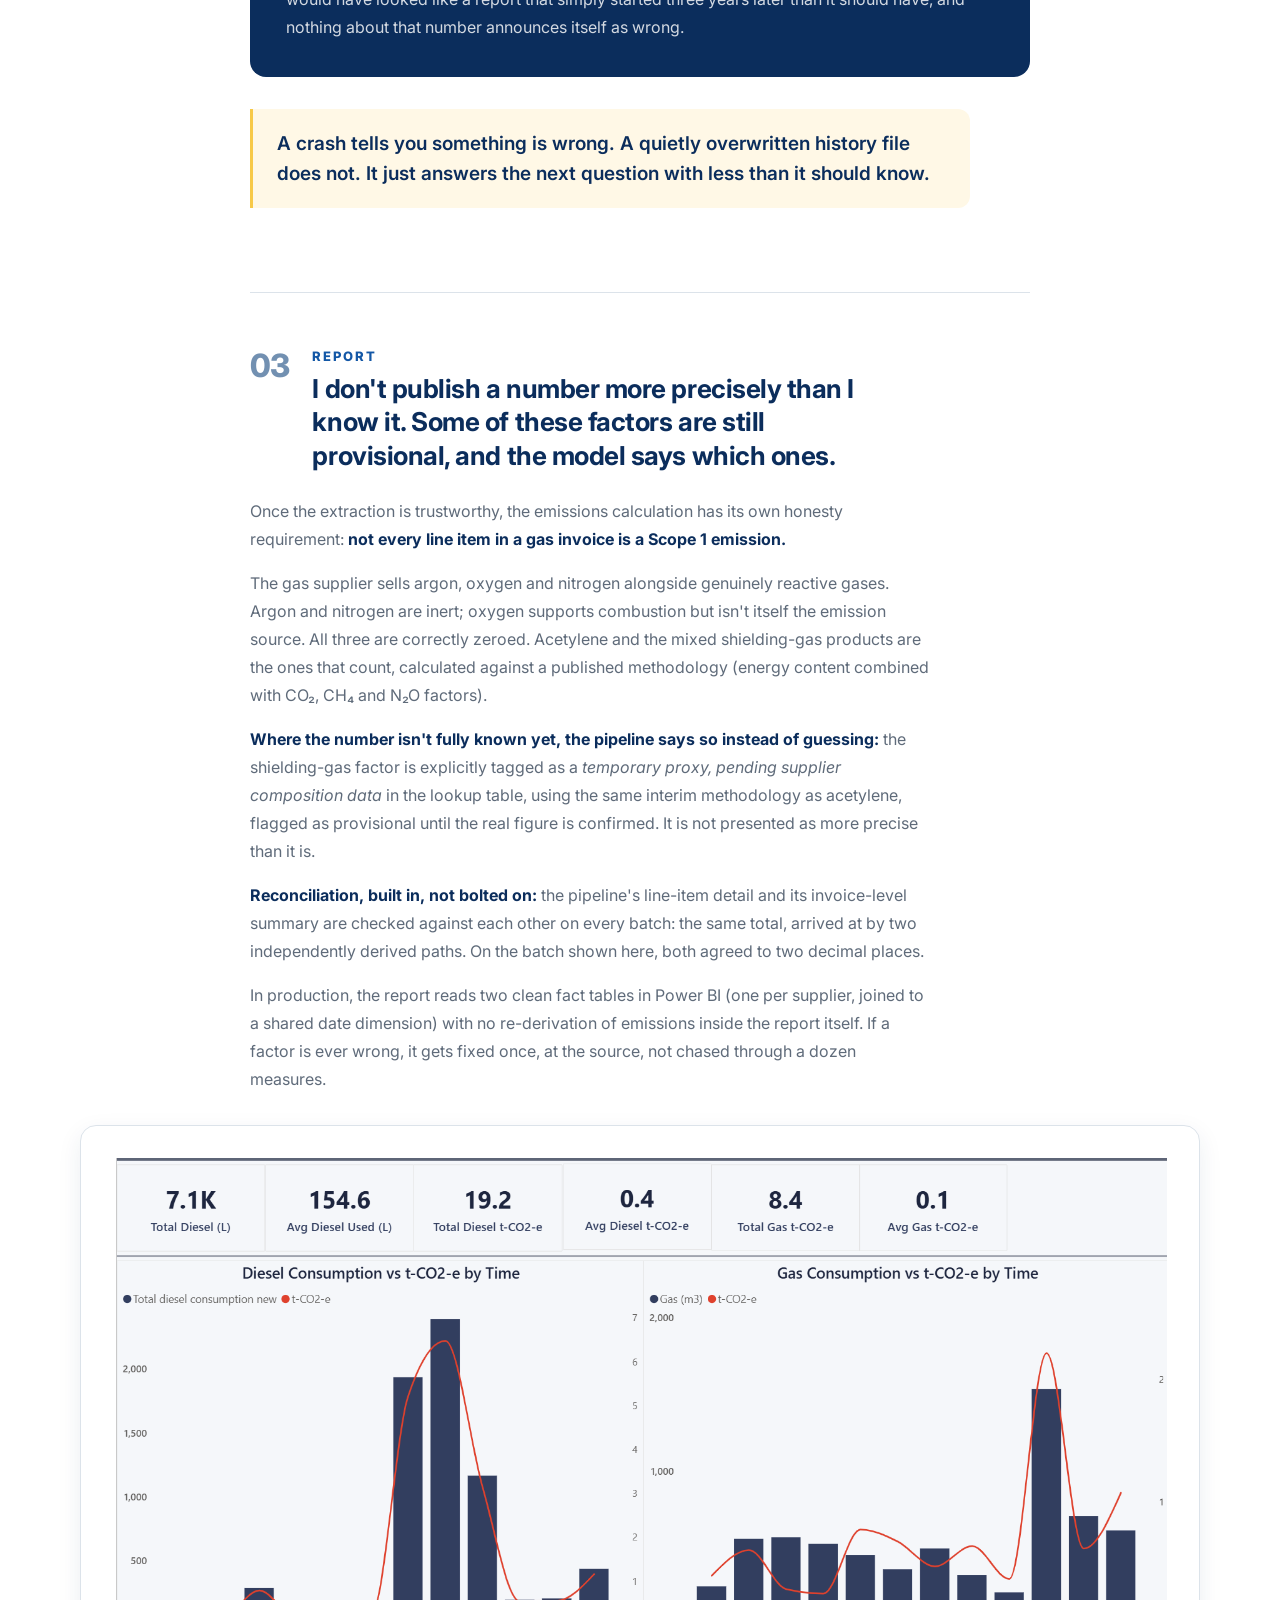
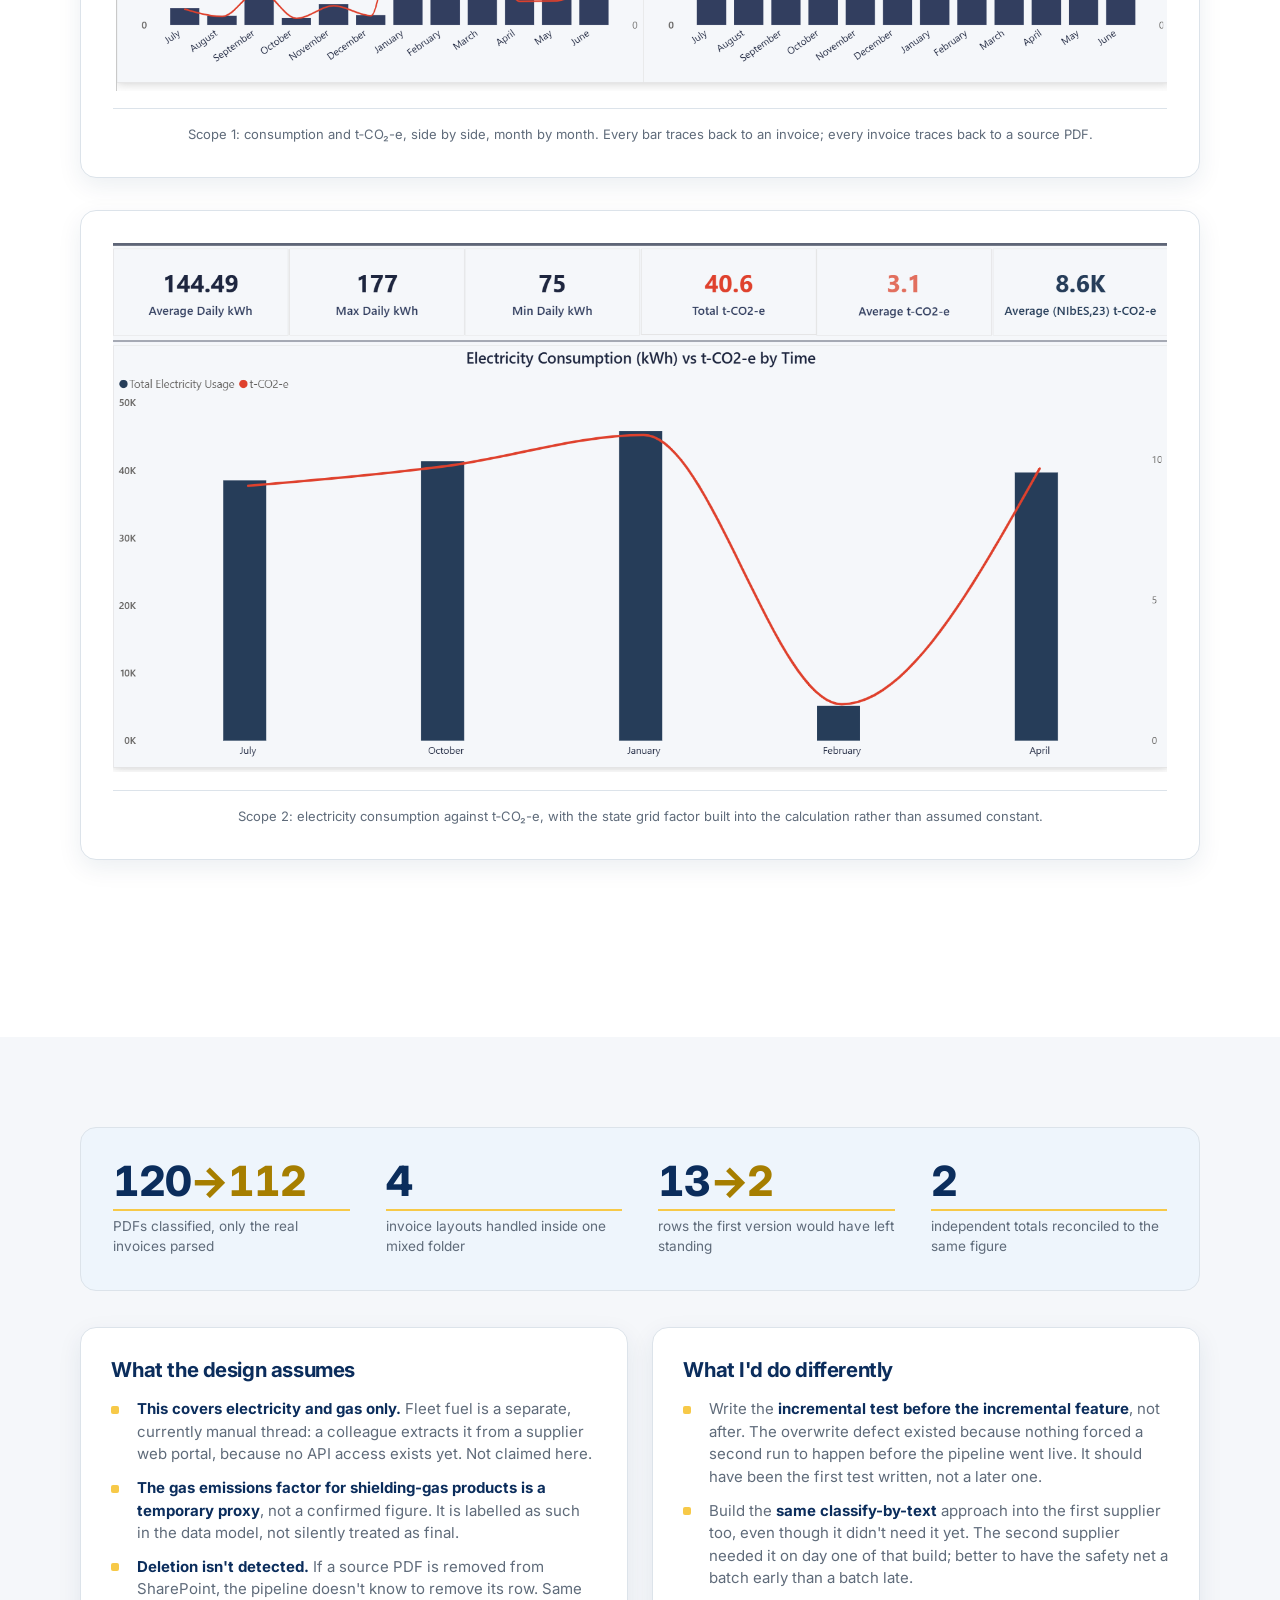
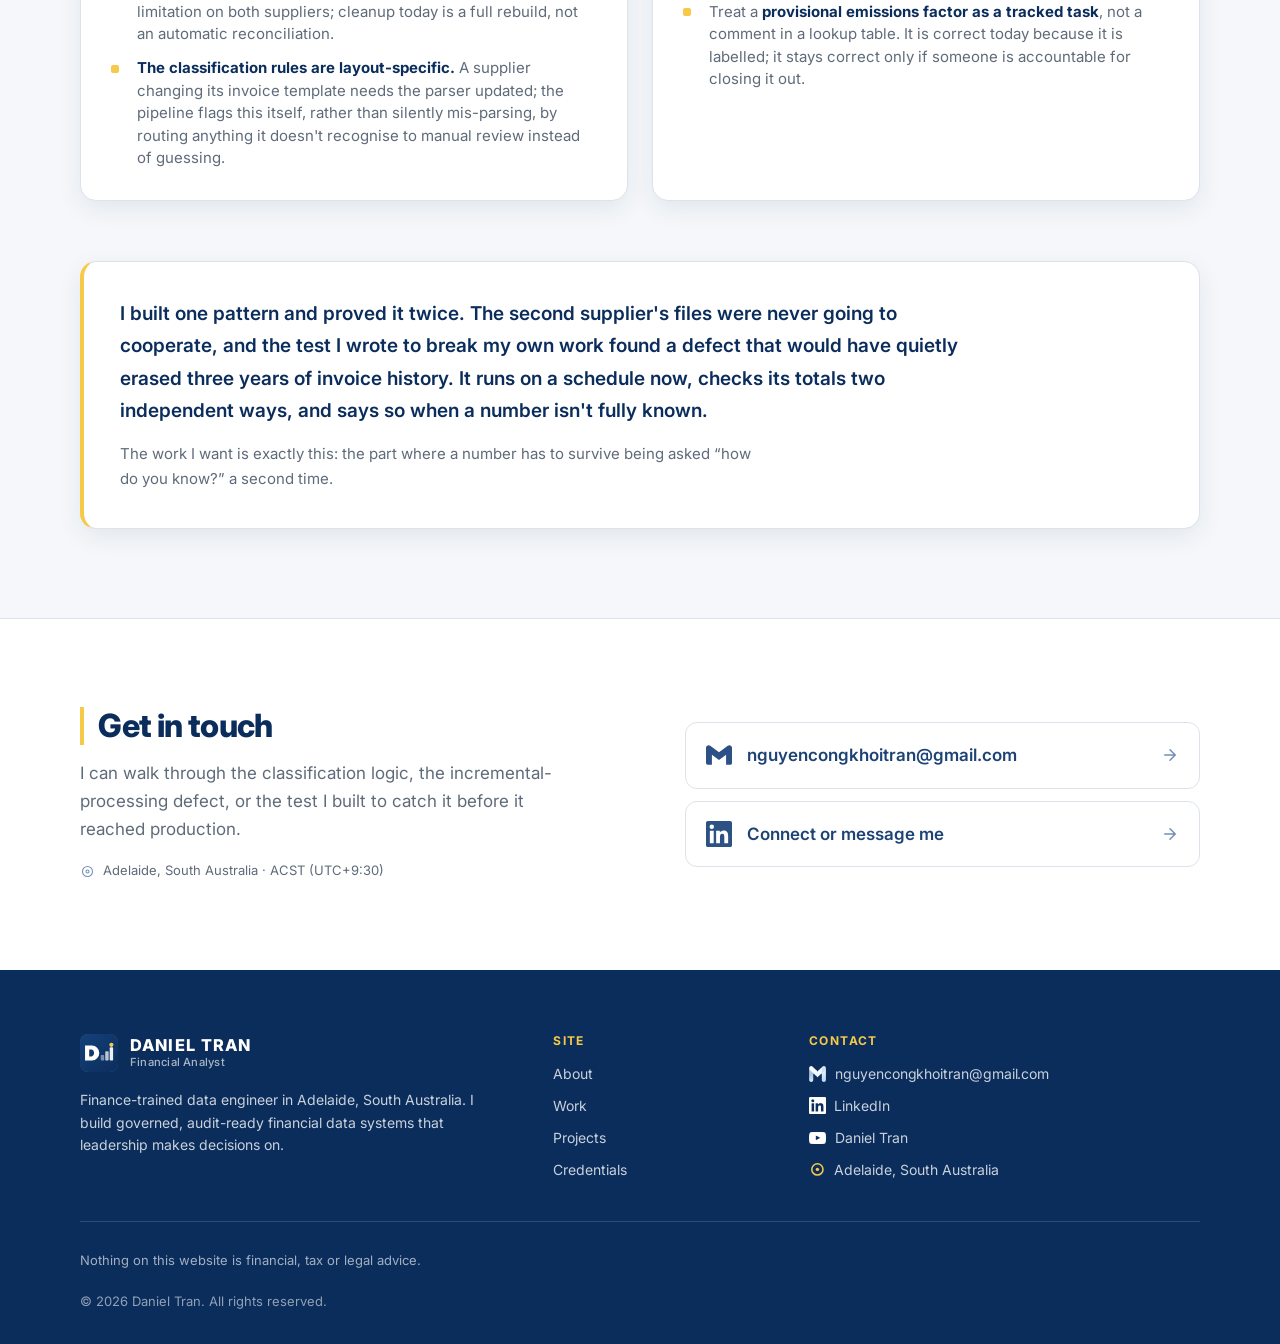
<file: projects/ems-carbon-reporting.html>
<!DOCTYPE html>
<html lang="en-AU">
<head>
  <meta charset="UTF-8" />
  <meta name="viewport" content="width=device-width, initial-scale=1.0" />
  <title>Scope 1 & 2 emissions reporting · Daniel Tran</title>
  <meta name="description" content="Case study: two n8n pipelines that turn supplier PDF invoices into structured emissions data for Power BI. One template, proven against a mixed-format second supplier, plus an incremental-processing defect caught before it reached production." />
  <meta name="author" content="Daniel Tran" />

  <!-- ============================================================
       PORTFOLIO — danieltrandata.com
       Static site: this file + assets/css/portfolio.css
       + assets/js/portfolio.js. No build step, no framework.
       ============================================================ -->

  <meta property="og:type" content="website" />
  <meta property="og:title" content="Built once, proven on the messier second case" />
  <meta property="og:description" content="The version that shipped first would have quietly overwritten three years of invoice history on its second run. Why a test was built to force that failure before it could happen for real." />
  <meta property="og:locale" content="en_AU" />
  <meta property="og:url" content="https://danieltrandata.com/projects/ems-carbon-reporting.html" />
  <meta property="og:image" content="https://danieltrandata.com/assets/img/og-image.jpg?v=2" />
  <meta property="og:image:width" content="1200" />
  <meta property="og:image:height" content="630" />
  <meta property="og:image:alt" content="Daniel Tran, Financial Analyst · danieltrandata.com" />

  <!-- Twitter / X card -->
  <meta name="twitter:card" content="summary_large_image" />
  <meta name="twitter:title" content="Built once, proven on the messier second case" />
  <meta name="twitter:description" content="The version that shipped first would have quietly overwritten three years of invoice history on its second run. Why a test was built to force that failure before it could happen for real." />
  <meta name="twitter:image" content="https://danieltrandata.com/assets/img/og-image.jpg?v=2" />

  <link rel="canonical" href="https://danieltrandata.com/projects/ems-carbon-reporting.html" />

  <!-- Favicons — 'D + data-bars' mark (F1). ?v=4 busts Hostinger CDN cache -->
  <link rel="icon" href="/favicon.ico?v=4" sizes="32x32" />
  <link rel="icon" href="/favicon.svg?v=4" type="image/svg+xml" />
  <link rel="apple-touch-icon" href="/apple-touch-icon.png?v=4" />

  <link rel="preconnect" href="https://fonts.googleapis.com" />
  <link rel="preconnect" href="https://fonts.gstatic.com" crossorigin />
  <link href="https://fonts.googleapis.com/css2?family=Inter:wght@400;500;600;700;800&display=swap" rel="stylesheet" />
  <link rel="stylesheet" href="../assets/css/portfolio.css?v=28" />

  <!-- Structured data: helps Google understand who this is -->
  <script type="application/ld+json">
  {
    "@context": "https://schema.org",
    "@type": "Person",
    "name": "Daniel Tran",
    "url": "https://danieltrandata.com",
    "jobTitle": "Financial Analyst",
    "description": "Finance-trained data engineer specialising in finance-grade data pipelines, automation and decision intelligence.",
    "address": { "@type": "PostalAddress", "addressRegion": "South Australia", "addressCountry": "AU" },
    "alumniOf": { "@type": "CollegeOrUniversity", "name": "Torrens University Australia" },
    "sameAs": [
      "https://www.linkedin.com/in/nguyen-daniel-tran-accounting/",
      "https://www.youtube.com/@DanielTranAustraliaSA"
    ]
  }
  </script>
</head>
<body>
  <a class="skip-link" href="#main">Skip to content</a>

  <!-- ============ HEADER ============ -->
  <header class="header" id="header">
    <div class="wrap header-inner">
      <a class="wordmark" href="../index.html#top" aria-label="Daniel Tran, home">
        <span class="wordmark-icon" aria-hidden="true">
          <svg viewBox="0 0 512 512"><defs><linearGradient id="wmH" x1="0" y1="0" x2="1" y2="1"><stop offset="0" stop-color="#14417a"/><stop offset="1" stop-color="#0b2d5c"/></linearGradient></defs><rect width="512" height="512" rx="112" fill="url(#wmH)"/><path fill="#ffffff" fill-rule="evenodd" d="M68 156 H160 A100 100 0 0 1 160 356 H68 Z M124 210 H160 A50 50 0 0 1 160 302 H124 Z"/><rect x="280" y="282" width="46" height="74" rx="10" fill="#ffffff" opacity=".45"/><rect x="340" y="234" width="46" height="122" rx="10" fill="#ffffff" opacity=".72"/><rect x="400" y="180" width="46" height="176" rx="10" fill="#ffffff" opacity=".92"/><circle cx="423" cy="146" r="28" fill="#f7c948"/></svg>
        </span>
        <span class="wordmark-text">
          <span class="wordmark-name">DANIEL TRAN</span>
          <span class="wordmark-sub">Financial Analyst</span>
        </span>
      </a>

      <nav class="nav" id="nav" aria-label="Primary">
        <ul>
          <li><a href="../index.html#about">About</a></li>
          <li><a href="../index.html#stack">Stack</a></li>
          <li><a href="../index.html#work">Work</a></li>
          <li><a href="../projects.html">Projects</a></li>
          <li><a href="../journal.html">Journal</a></li>
          <li><a href="../index.html#ai">AI</a></li>
          <li><a href="../index.html#credentials">Credentials</a></li>
          <li><a href="../index.html#beyond">Beyond</a></li>
          <li class="nav-cta-item"><a class="btn btn-yellow btn-sm" href="#contact">Get in touch</a></li>
        </ul>
      </nav>

      <button class="burger" id="burger" type="button" aria-label="Open menu" aria-expanded="false" aria-controls="nav">
        <span></span><span></span><span></span>
      </button>
    </div>
  </header>

  <main id="main">
    <span id="top" tabindex="-1"></span>

    <!-- ============================================================
         EMS Carbon case study — structured as THREE STAGES
         (Extract / Validate / Report), per
         "EMS Carbon Case Study — Content v1" (vault, 02 Brand & Offer).

         Why three, and why this shape: AroFlo's claim is "I can own a
         whole platform alone" (five lifecycle stages). Gearbox's claim
         is "I find out what is actually true before I build" (four,
         investigation-led). This page's claim is narrower and more
         architectural: one reusable extraction pattern, proven against
         a messier second case, with a near-miss on silent data loss
         caught by deliberate testing before it reached production.
         Structure follows the story, not a template.

         LAYERING RULE (reader is recruiter-first, technical-second):
         every stage opens with one plain-English lead sentence a
         non-technical reader can repeat to someone else.

         Sanitised per Infrastructure & Config Reference §9 and the
         content note's sanitisation record: no employer name/logo
         (screenshots cropped below the report header band), no
         employee names, no site names, no account/invoice numbers,
         no dollar values.

         Scope, deliberately: this page covers the Origin + Coregas PDF
         pipelines only. The Gearbox-fed diesel/prestart thread has its
         own page (different story — safety + Fuel Tax Credit). Fuel
         cards (Shell/BP) are manual and not claimed here.
         ============================================================ -->

    <!-- ============ SUB-HERO ============ -->
    <section class="subhero">
      <div class="wrap">
        <p class="kicker"><a class="subhero-back" href="../projects.html">&larr; Projects</a></p>
        <h1>Emissions data an auditor can trace</h1>
        <p class="subhero-lead">
          Every emissions number here starts as a PDF from a supplier. I built one extraction pattern
          that turns those invoices into figures traceable back to the document they came from:
          electricity for Scope 2, industrial gas for Scope 1.
        </p>
        <p class="subhero-lead subhero-lead--tight">
          It worked perfectly the first time I ran it. The second time, it would have deleted the three
          years of invoices it had just saved, and reported success.
        </p>
      </div>
    </section>

    <section class="sec sec-tint">
      <div class="wrap">
        <div class="case">

          <!-- meta strip: role / source / stack -->
          <div class="case-meta">
            <div>
              <span class="case-meta-lab">My role</span>
              <div class="cm-roles">
                <span class="cm-role">
                  <svg class="cm-role-ic" viewBox="0 0 24 24" aria-hidden="true"><path class="acc" d="M12 3 L20.5 8 L12 13 L3.5 8 Z"/><path d="M3.5 12 L12 17 L20.5 12"/><path d="M3.5 15.5 L12 20.5 L20.5 15.5"/></svg>
                  <span>Builder</span>
                </span>
                <span class="cm-role">
                  <svg class="cm-role-ic" viewBox="0 0 24 24" aria-hidden="true"><path d="M9 11.5 L11 13.5 L15.5 8.5"/><circle class="acc" cx="12" cy="12" r="8.5"/></svg>
                  <span>Tester</span>
                </span>
                <span class="cm-role">
                  <svg class="cm-role-ic" viewBox="0 0 24 24" aria-hidden="true"><path d="M4 20 V4"/><path d="M4 20 H20"/><rect x="7.5" y="13" width="3" height="4.5"/><rect class="acc" x="12.5" y="9" width="3" height="8.5"/><rect x="17.5" y="6" width="3" height="11.5"/></svg>
                  <span>Analyst</span>
                </span>
              </div>
            </div>
            <div>
              <span class="case-meta-lab">Source data</span>
              <div class="cm-logos cm-logos--stack">
                <span class="cm-more">PDF tax invoices on SharePoint</span>
              </div>
            </div>
            <div>
              <span class="case-meta-lab">Built with</span>
              <div class="cm-logos">
                <img class="cm-logo" src="../assets/img/stack/n8n.svg" alt="n8n" height="20" loading="lazy" decoding="async" />
                <img class="cm-logo" src="../assets/img/stack/sharepoint.svg" alt="SharePoint" height="24" loading="lazy" decoding="async" />
                <img class="cm-logo" src="../assets/img/stack/power-bi.svg" alt="Power BI" height="24" loading="lazy" decoding="async" />
              </div>
            </div>
          </div>

          <!-- Stage rail -->
          <nav class="rail" aria-label="On this page">
            <span class="rail-lab">On this page</span>
            <ol class="rail-list">
              <li><a href="#extract"><span class="rail-num">01</span> Extract</a></li>
              <li><a href="#validate"><span class="rail-num">02</span> Validate</a></li>
              <li><a href="#report"><span class="rail-num">03</span> Report</a></li>
            </ol>
          </nav>

        </div>
      </div>
    </section>

    <!-- ============ THE THREE STAGES ============ -->
    <section class="sec">
      <div class="wrap wrap-narrow">

        <!-- ---------- 01 EXTRACT ---------- -->
        <article class="stage" id="extract">
          <header class="stage-head">
            <span class="stage-num">01</span>
            <div>
              <h2 class="stage-title">Extract</h2>
              <p class="stage-lead">
                I built it for the easy supplier first. The second one is where it had to earn its keep.
              </p>
            </div>
          </header>
          <div class="stage-body">
            <h3 class="stage-sub"><span class="stage-sub-lab">Supplier one</span> Electricity: the template</h3>
            <p>
              One known invoice layout (two minor historical variants), one file per billing
              period. A manifest tracks what has already been processed; every run downloads only
              new or changed PDFs, extracts the billing text, pulls the fields, and appends fact
              rows. Skip logic first, extraction second, so a rerun with nothing new touches
              nothing.
            </p>

            <h3 class="stage-sub"><span class="stage-sub-lab">Supplier two</span> Gas: the real test</h3>
            <p>
              The second supplier's folder is not a folder of gas invoices. It is a folder of
              <strong>everything the supplier has ever sent</strong>: sales invoices, monthly
              rental invoices, credit adjustment notes, purchase orders, statements. Four
              different invoice layouts mixed in among them.
            </p>
            <blockquote class="pull">
              A pipeline that assumes every PDF in the folder is an invoice breaks the first time
              it hits a credit note. This one doesn't assume that.
            </blockquote>
            <p>
              <strong>The design decision that mattered:</strong> classify by the document's actual
              extracted text, never by filename. Filenames are inconsistent; text is not. Every
              document is routed to one of three outcomes: parse as an invoice, skip as
              non-target, or flag for review, and even the ones it skips are recorded in the
              manifest, so a purchase order doesn't get re-read and re-rejected on every single run,
              forever.
            </p>
            <p class="stage-punch">
              One batch: 120 PDFs in, 112 real invoices correctly classified and parsed, 8 correctly
              skipped, 0 needing manual review.
            </p>
            <blockquote class="pull pull--accent">
              The second supplier is where a pattern proves itself. Anyone can build a script that
              reads one layout. The question is what happens when the folder isn't clean.
            </blockquote>
          </div>
        </article>

        <!-- ---------- 02 VALIDATE ---------- -->
        <article class="stage" id="validate">
          <header class="stage-head">
            <span class="stage-num">02</span>
            <div>
              <h2 class="stage-title">Validate</h2>
              <p class="stage-lead">
                My first version worked. That was the problem: the next run would have thrown away
                everything the first one saved.
              </p>
            </div>
          </header>
          <div class="stage-body">
            <p>
              Each run's "new or changed files" filter is supposed to be narrow: that is the
              entire point of incremental processing. The defect was in what happened next.
            </p>

            <h3 class="stage-sub"><span class="stage-sub-lab">Finding one</span> The overwrite</h3>
            <p>
              The step that builds the master data file only ever saw the <strong>current run's</strong>
              rows. Thirteen existing invoices on file, two new PDFs arrive, the filter correctly
              narrows to those two, and the upload step took those two rows and used them as
              the entire file. Not appended. <strong>Replaced.</strong> Thirteen invoices of history
              gone, and the pipeline would have reported success, because from its own point of view
              it had succeeded.
            </p>

            <h3 class="stage-sub"><span class="stage-sub-lab">Finding two</span> The disguise</h3>
            <p>
              A second, sharper fault made this worse before it made it visible. A metadata-restore
              step was wired to the <em>pre-filter</em> file list instead of the
              <em>post-filter</em> one, so the two new files briefly carried stale identifiers left
              over from the full list. That made them look like <strong>updates to existing rows</strong>,
              not new rows: a wrong number with no visible seam, exactly the kind of failure
              that survives a casual glance.
            </p>
            <p>
              <strong>The fix, in one sentence:</strong> never write only what the current run
              produced; always load what already exists, merge, then write the full result.
              Applied to both the master data file and its own processing manifest.
            </p>

            <!-- Navy panel: the defect is the climax of the page -->
            <div class="catch">
              <p class="catch-lead">
                Not a lucky catch. I wrote the test to force this exact failure, because quietly losing
                history is what incremental pipelines do.
              </p>
              <p>
                Thirteen existing invoices on file. Two duplicated under new file identities, to
                simulate two new PDFs arriving. Run the pipeline and check what survives:
              </p>
              <ul class="catch-list">
                <li>Expected: 13 existing + 2 new = <strong>15 rows</strong>, 13 unique documents.</li>
                <li>Before the fix: 13 existing + 2 new produced <strong>13 rows</strong>: the two new rows had overwritten everything.</li>
                <li>After the fix: <strong>15 rows</strong>, correct.</li>
              </ul>
              <p>
                A dashboard reading &ldquo;13 invoices&rdquo; after that first version would not
                have looked broken. It would have looked like a report that simply started three years
                later than it should have, and nothing about that number announces itself
                as wrong.
              </p>
            </div>

            <blockquote class="pull pull--accent">
              A crash tells you something is wrong. A quietly overwritten history file does not.
              It just answers the next question with less than it should know.
            </blockquote>
          </div>
        </article>

        <!-- ---------- 03 REPORT ---------- -->
        <article class="stage" id="report">
          <header class="stage-head">
            <span class="stage-num">03</span>
            <div>
              <h2 class="stage-title">Report</h2>
              <p class="stage-lead">
                I don't publish a number more precisely than I know it. Some of these factors are still
                provisional, and the model says which ones.
              </p>
            </div>
          </header>
          <div class="stage-body">
            <p>
              Once the extraction is trustworthy, the emissions calculation has its own honesty
              requirement: <strong>not every line item in a gas invoice is a Scope 1 emission.</strong>
            </p>
            <p>
              The gas supplier sells argon, oxygen and nitrogen alongside genuinely reactive gases.
              Argon and nitrogen are inert; oxygen supports combustion but isn't itself the emission
              source. All three are correctly zeroed. Acetylene and the mixed shielding-gas
              products are the ones that count, calculated against a published methodology (energy
              content combined with CO&#8322;, CH&#8324; and N&#8322;O factors).
            </p>
            <p>
              <strong>Where the number isn't fully known yet, the pipeline says so instead of
              guessing:</strong> the shielding-gas factor is explicitly tagged as a
              <em>temporary proxy, pending supplier composition data</em> in the lookup table,
              using the same interim methodology as acetylene, flagged as provisional until the
              real figure is confirmed. It is not presented as more precise than it is.
            </p>
            <p>
              <strong>Reconciliation, built in, not bolted on:</strong> the pipeline's line-item
              detail and its invoice-level summary are checked against each other on every batch:
              the same total, arrived at by two independently derived paths. On the batch
              shown here, both agreed to two decimal places.
            </p>
            <p>
              In production, the report reads two clean fact tables in Power BI (one per
              supplier, joined to a shared date dimension) with no re-derivation of emissions
              inside the report itself. If a factor is ever wrong, it gets fixed once, at the
              source, not chased through a dozen measures.
            </p>

            <figure class="case-diagram stage-figure stage-figure--wide">
              <img src="../assets/img/ems-scope1-dashboard.png"
                   class="dia"
                   alt="Power BI Scope 1 dashboard: total and average diesel litres and gas m3 converted to t-CO2-e, with monthly trend charts for diesel and gas consumption against emissions across a full financial year."
                   width="1687" height="853" loading="lazy" decoding="async" />
              <figcaption>
                Scope 1: consumption and t&#8209;CO&#8322;-e, side by side, month by month.
                Every bar traces back to an invoice; every invoice traces back to a source PDF.
              </figcaption>
            </figure>

            <figure class="case-diagram stage-figure stage-figure--wide">
              <img src="../assets/img/ems-scope2-dashboard.png"
                   class="dia"
                   alt="Power BI Scope 2 dashboard: average, maximum and minimum daily electricity kWh converted to t-CO2-e, with a monthly trend chart of electricity consumption against emissions."
                   width="1687" height="847" loading="lazy" decoding="async" />
              <figcaption>
                Scope 2: electricity consumption against t&#8209;CO&#8322;-e, with the state
                grid factor built into the calculation rather than assumed constant.
              </figcaption>
            </figure>
          </div>
        </article>

      </div>
    </section>

    <!-- ============ IMPACT + CLOSE ============ -->
    <section class="sec sec-tint">
      <div class="wrap">
        <div class="case">

          <div class="pstat case-impact" aria-label="Impact">
            <div class="wrap pstat-grid">
              <div class="pstat-item">
                <span class="pstat-num">120<span>&rarr;112</span></span>
                <span class="pstat-lab">PDFs classified, only the real invoices parsed</span>
              </div>
              <div class="pstat-item">
                <span class="pstat-num">4</span>
                <span class="pstat-lab">invoice layouts handled inside one mixed folder</span>
              </div>
              <div class="pstat-item">
                <span class="pstat-num">13<span>&rarr;2</span></span>
                <span class="pstat-lab">rows the first version would have left standing</span>
              </div>
              <div class="pstat-item">
                <span class="pstat-num">2</span>
                <span class="pstat-lab">independent totals reconciled to the same figure</span>
              </div>
            </div>
          </div>

          <div class="about-cols case-cols-2">
            <article class="about-block">
              <h3>What the design assumes</h3>
              <ul class="doctrine">
                <li>
                  <strong>This covers electricity and gas only.</strong> Fleet fuel is a separate,
                  currently manual thread: a colleague extracts it from a supplier web
                  portal, because no API access exists yet. Not claimed here.
                </li>
                <li>
                  <strong>The gas emissions factor for shielding-gas products is a temporary
                  proxy</strong>, not a confirmed figure. It is labelled as such in the data model,
                  not silently treated as final.
                </li>
                <li>
                  <strong>Deletion isn't detected.</strong> If a source PDF is removed from
                  SharePoint, the pipeline doesn't know to remove its row. Same limitation on both
                  suppliers; cleanup today is a full rebuild, not an automatic reconciliation.
                </li>
                <li>
                  <strong>The classification rules are layout-specific.</strong> A supplier
                  changing its invoice template needs the parser updated; the pipeline flags
                  this itself, rather than silently mis-parsing, by routing anything it doesn't
                  recognise to manual review instead of guessing.
                </li>
              </ul>
            </article>
            <article class="about-block">
              <h3>What I'd do differently</h3>
              <ul class="doctrine">
                <li>
                  Write the <strong>incremental test before the incremental feature</strong>, not
                  after. The overwrite defect existed because nothing forced a second run to happen
                  before the pipeline went live. It should have been the first test written, not a
                  later one.
                </li>
                <li>
                  Build the <strong>same classify-by-text</strong> approach into the first supplier
                  too, even though it didn't need it yet. The second supplier needed it on day one
                  of that build; better to have the safety net a batch early than a batch
                  late.
                </li>
                <li>
                  Treat a <strong>provisional emissions factor as a tracked task</strong>, not a
                  comment in a lookup table. It is correct today because it is labelled; it stays
                  correct only if someone is accountable for closing it out.
                </li>
              </ul>
            </article>
          </div>

          <div class="own">
            <p class="own-lead">
              I built one pattern and proved it twice. The second supplier's files were never going to
              cooperate, and the test I wrote to break my own work found a defect that would have quietly
              erased three years of invoice history. It runs on a schedule now, checks its totals two independent
              ways, and says so when a number isn't fully known.
            </p>
            <p>
              The work I want is exactly this: the part where a number has to survive being asked
              &ldquo;how do you know?&rdquo; a second time.
            </p>
          </div>

        </div>
      </div>
    </section>

    <!-- ============ CONTACT ============ -->
    <!-- Rendered on EVERY page from this one partial (build.py inserts it before
         main-close). The lead sentence is per-page via I can walk through the classification logic, the incremental-processing defect, or the test I built to catch it before it reached production. so a case
         page can name its own detail without the section design ever drifting. -->
    <section class="contact" id="contact">
      <div class="wrap">
        <div class="contact-inner">

          <div class="contact-intro">
            <h2 class="contact-title">Get in touch</h2>
            <p class="contact-lead">I can walk through the classification logic, the incremental-processing defect, or the test I built to catch it before it reached production.</p>
            <p class="contact-place">
              <svg class="contact-place-ic" viewBox="0 0 24 24" aria-hidden="true" focusable="false">
                <circle cx="12" cy="12" r="8" />
                <circle cx="12" cy="12" r="2.4" />
              </svg>
              <span>Adelaide, South Australia &middot; ACST (UTC+9:30)</span>
            </p>
          </div>

          <div class="contact-methods">
            <a class="contact-card" href="mailto:nguyencongkhoitran@gmail.com">
              <svg class="contact-card-ic" viewBox="0 0 24 24" aria-hidden="true" focusable="false">
                <path fill="#2c5185" d="M24 5.457v13.909c0 .904-.732 1.636-1.636 1.636h-3.819V11.73L12 16.64l-6.545-4.91v9.273H1.636A1.636 1.636 0 0 1 0 19.366V5.457c0-2.023 2.309-3.178 3.927-1.964L5.455 4.64 12 9.548l6.545-4.91 1.528-1.145C21.69 2.28 24 3.434 24 5.457z"/>
              </svg>
              <span class="contact-card-val">nguyencongkhoitran@gmail.com</span>
              <svg class="contact-card-go" viewBox="0 0 24 24" aria-hidden="true" focusable="false">
                <path d="M5 12h13M12 5l7 7-7 7" />
              </svg>
            </a>

            <a class="contact-card" href="https://www.linkedin.com/in/nguyen-daniel-tran-accounting/" target="_blank" rel="noopener noreferrer">
              <svg class="contact-card-ic" viewBox="0 0 24 24" aria-hidden="true" focusable="false">
                <path fill="#2c5185" d="M20.447 20.452h-3.554v-5.569c0-1.328-.027-3.037-1.852-3.037-1.853 0-2.136 1.445-2.136 2.939v5.667H9.351V9h3.414v1.561h.046c.477-.9 1.637-1.85 3.37-1.85 3.601 0 4.267 2.37 4.267 5.455v6.286zM5.337 7.433a2.062 2.062 0 1 1 0-4.125 2.062 2.062 0 0 1 0 4.125zm1.782 13.019H3.555V9h3.564v11.452zM22.225 0H1.771C.792 0 0 .774 0 1.729v20.542C0 23.227.792 24 1.771 24h20.451C23.2 24 24 23.227 24 22.271V1.729C24 .774 23.2 0 22.222 0z"/>
              </svg>
              <span class="contact-card-val">Connect or message me</span>
              <svg class="contact-card-go" viewBox="0 0 24 24" aria-hidden="true" focusable="false">
                <path d="M5 12h13M12 5l7 7-7 7" />
              </svg>
            </a>
          </div>

        </div>
      </div>
    </section>

  </main>

  <!-- ============ FOOTER ============ -->
  <footer class="footer">
    <div class="wrap">
      <div class="footer-top">
        <div class="footer-brand">
          <a class="wordmark wordmark-light" href="../index.html#top">
            <span class="wordmark-icon" aria-hidden="true">
              <svg viewBox="0 0 512 512"><defs><linearGradient id="wmF" x1="0" y1="0" x2="1" y2="1"><stop offset="0" stop-color="#14417a"/><stop offset="1" stop-color="#0b2d5c"/></linearGradient></defs><rect width="512" height="512" rx="112" fill="url(#wmF)"/><path fill="#ffffff" fill-rule="evenodd" d="M68 156 H160 A100 100 0 0 1 160 356 H68 Z M124 210 H160 A50 50 0 0 1 160 302 H124 Z"/><rect x="280" y="282" width="46" height="74" rx="10" fill="#ffffff" opacity=".45"/><rect x="340" y="234" width="46" height="122" rx="10" fill="#ffffff" opacity=".72"/><rect x="400" y="180" width="46" height="176" rx="10" fill="#ffffff" opacity=".92"/><circle cx="423" cy="146" r="28" fill="#f7c948"/></svg>
            </span>
            <span class="wordmark-text">
              <span class="wordmark-name">DANIEL TRAN</span>
              <span class="wordmark-sub">Financial Analyst</span>
            </span>
          </a>
          <p class="footer-desc">
            Finance-trained data engineer in Adelaide, South Australia. I build governed,
            audit-ready financial data systems that leadership makes decisions on.
          </p>
        </div>

        <nav class="footer-col" aria-label="Site">
          <h3>Site</h3>
          <a href="../index.html#about">About</a>
          <a href="../index.html#work">Work</a>
          <a href="../projects.html">Projects</a>
          <a href="../index.html#credentials">Credentials</a>
          <!-- CV link hidden for now (kept, not deleted):
          <a href="../assets/docs/daniel-tran-cv.pdf" target="_blank" rel="noopener noreferrer">CV (PDF)</a>
          -->
        </nav>

        <div class="footer-col">
          <h3>Contact</h3>
          <a class="footer-contact-link footer-email" href="mailto:nguyencongkhoitran@gmail.com">
            <img class="footer-contact-icon footer-icon-gmail" src="../assets/img/gmail-logo-white-gradient.png" alt="" width="18" height="18" loading="lazy" decoding="async" />
            <span>nguyencongkhoitran@gmail.com</span>
          </a>
          <a class="footer-contact-link footer-linkedin" href="https://www.linkedin.com/in/nguyen-daniel-tran-accounting/" target="_blank" rel="noopener noreferrer">
            <img class="footer-contact-icon" src="../assets/img/linkedin-white.png" alt="" width="18" height="18" decoding="async" />
            <span>LinkedIn</span>
          </a>
          <a class="footer-contact-link footer-youtube" href="https://www.youtube.com/@DanielTranAustraliaSA" target="_blank" rel="noopener noreferrer">
            <img class="footer-contact-icon footer-icon-youtube" src="../assets/img/youtube-logo-white.png" alt="" width="18" height="18" loading="lazy" decoding="async" />
            <span>Daniel Tran</span>
          </a>
          <p class="footer-location">
            <svg class="footer-contact-icon footer-icon-location" viewBox="0 0 24 24" aria-hidden="true" focusable="false">
              <circle cx="12" cy="12" r="8" />
              <circle cx="12" cy="12" r="2.4" />
            </svg>
            <span>Adelaide, South Australia</span>
          </p>
        </div>
      </div>

      <div class="footer-legal">
        <p class="disclaimer">
          Nothing on this website is financial, tax or legal advice.
        </p>
        <p class="copyright">&copy; <span id="year">2026</span> Daniel Tran. All rights reserved.</p>
      </div>
    </div>
  </footer>

  <!-- Back to top. Plain anchor: works without JS; JS only handles show/hide. -->
  <a class="to-top" id="toTop" href="#top" aria-label="Back to top" title="Back to top">
    <svg viewBox="0 0 24 24" aria-hidden="true" focusable="false">
      <path d="M12 19V5M5 12l7-7 7 7" />
    </svg>
  </a>

  <script src="../assets/js/portfolio.js?v=3"></script>
</body>
</html>
</file>
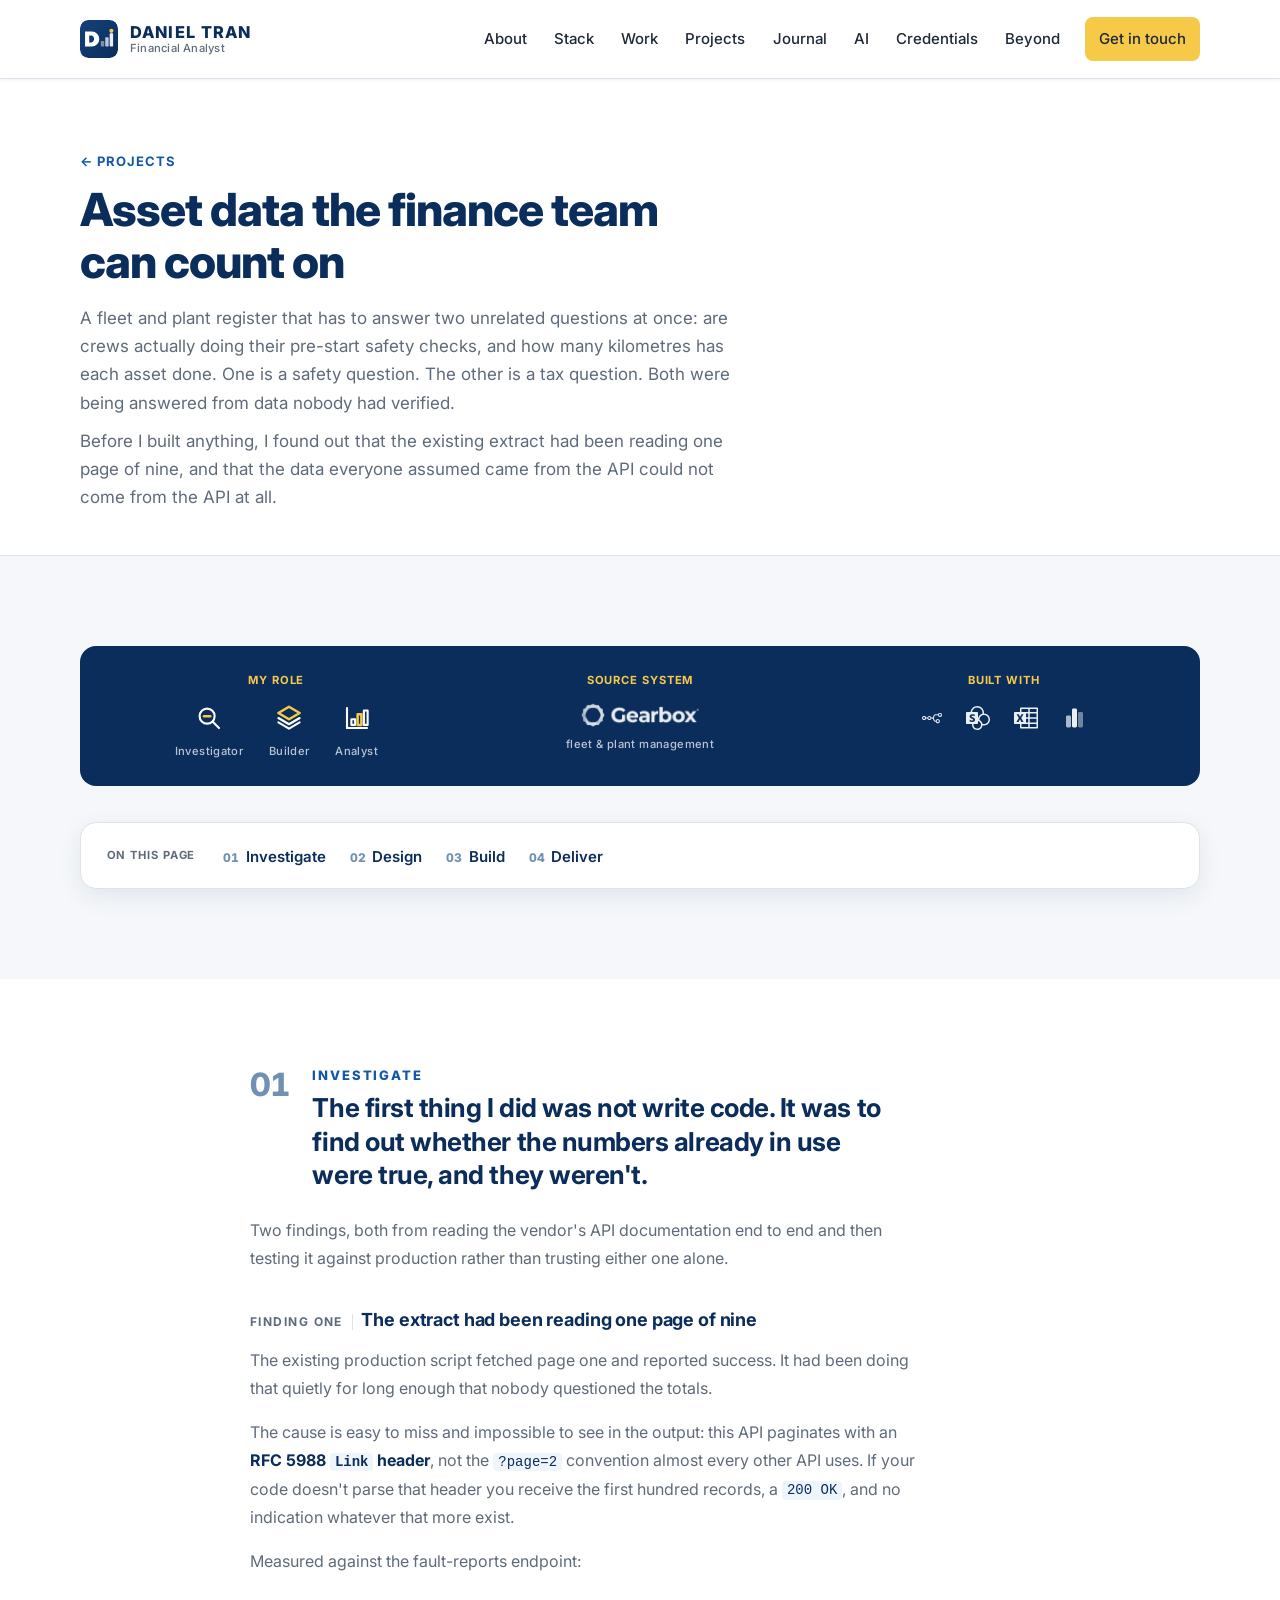
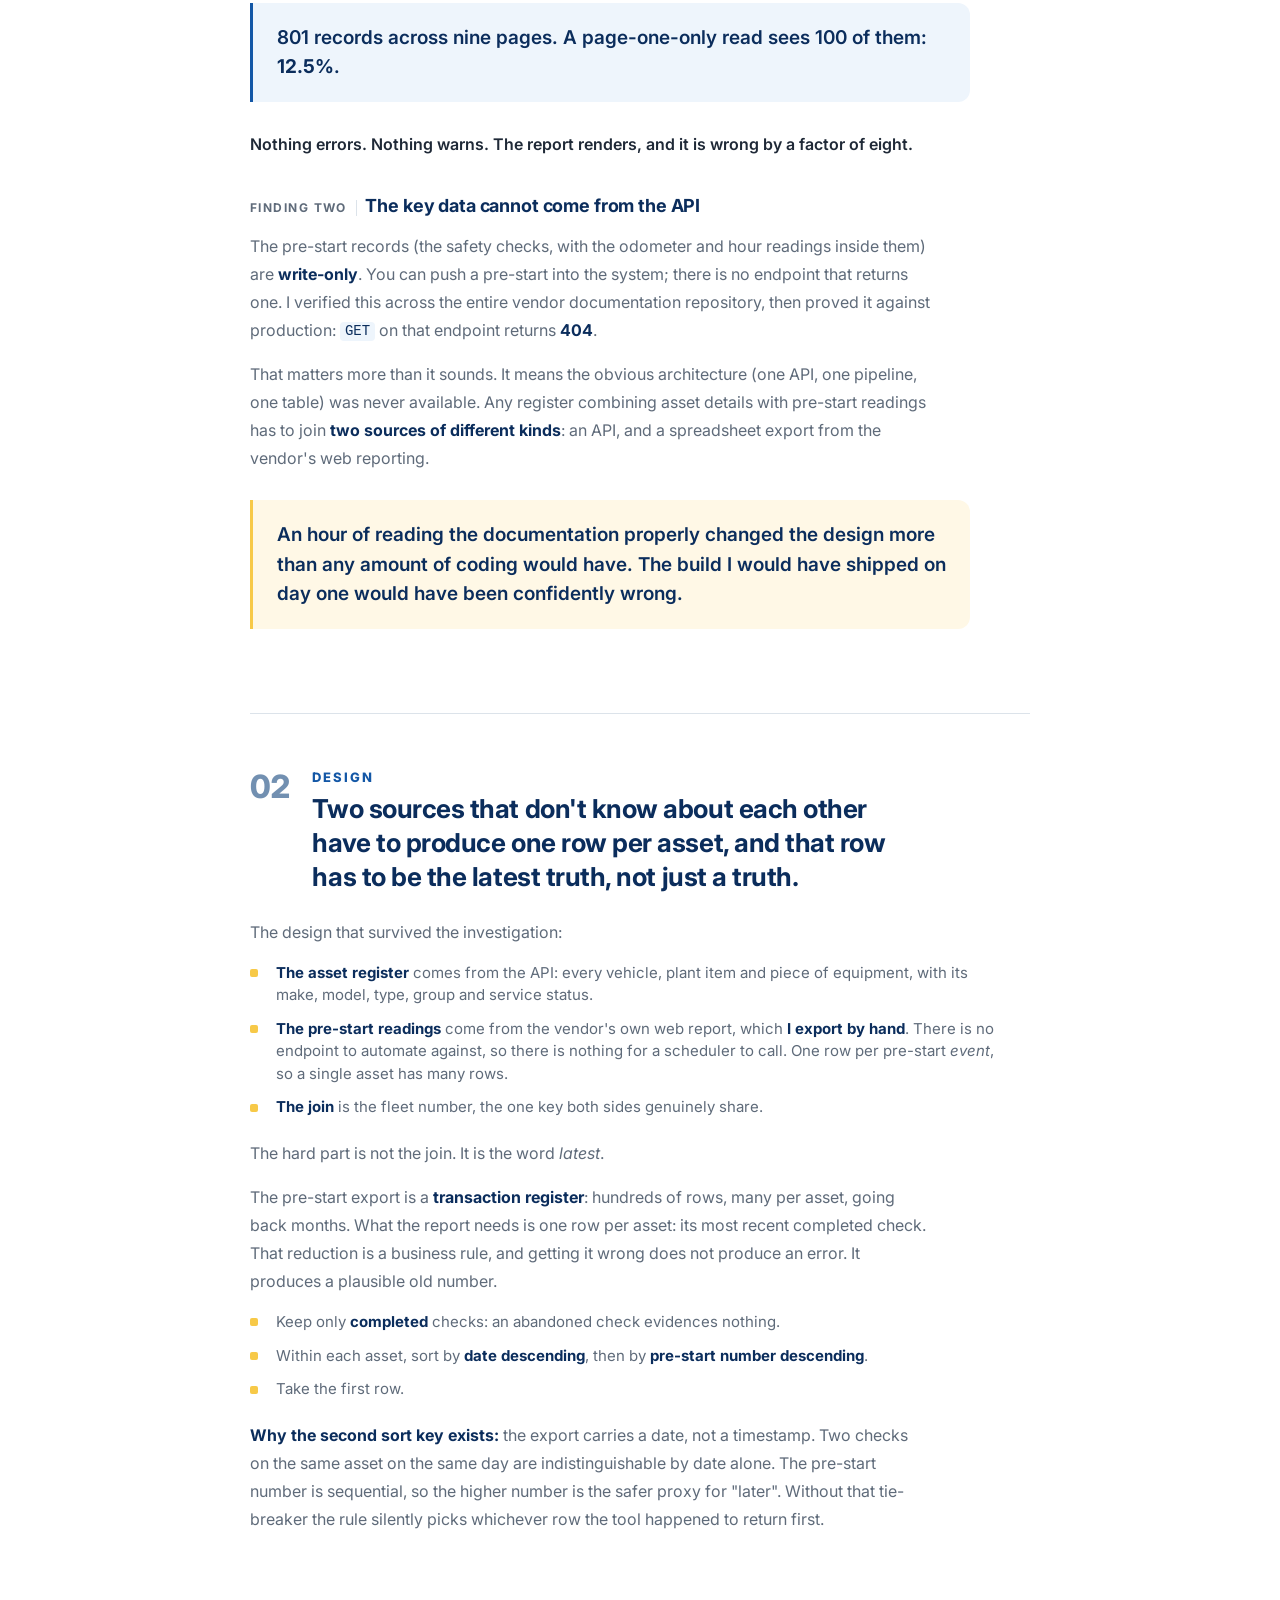
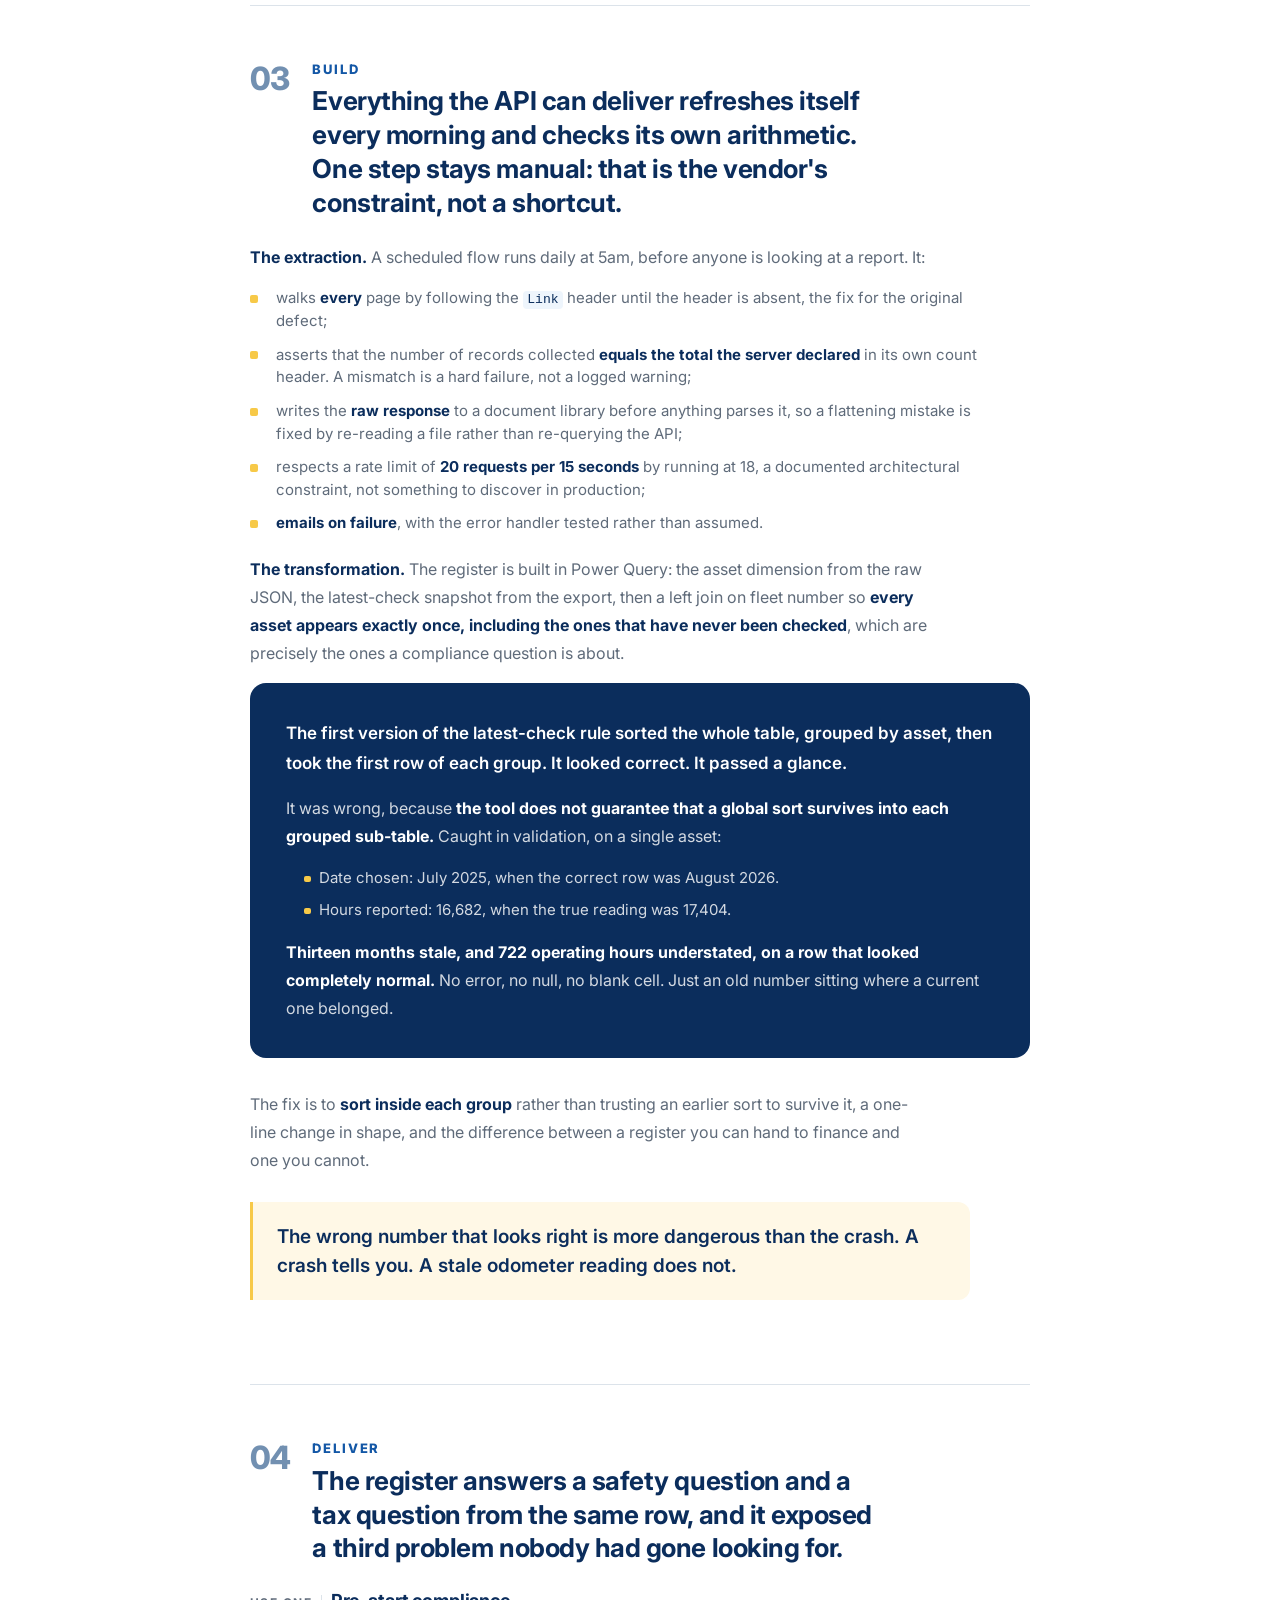
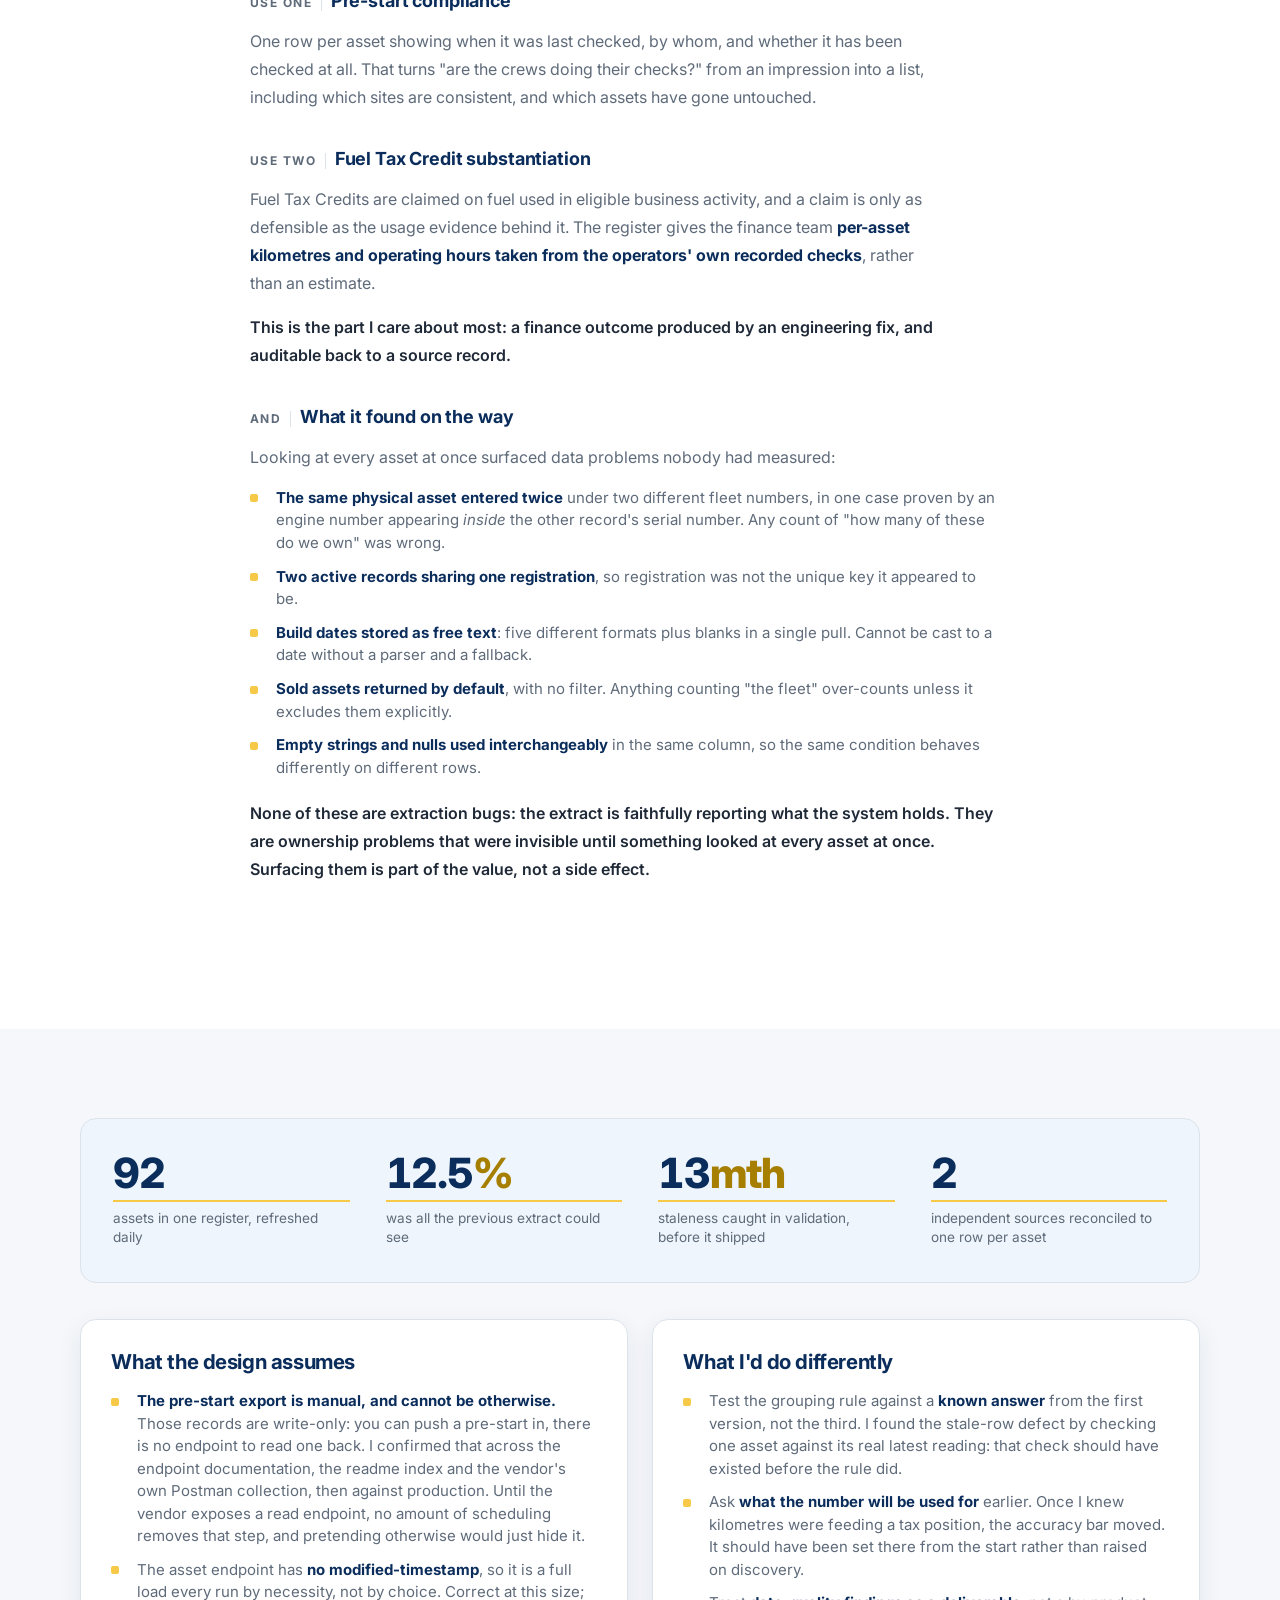
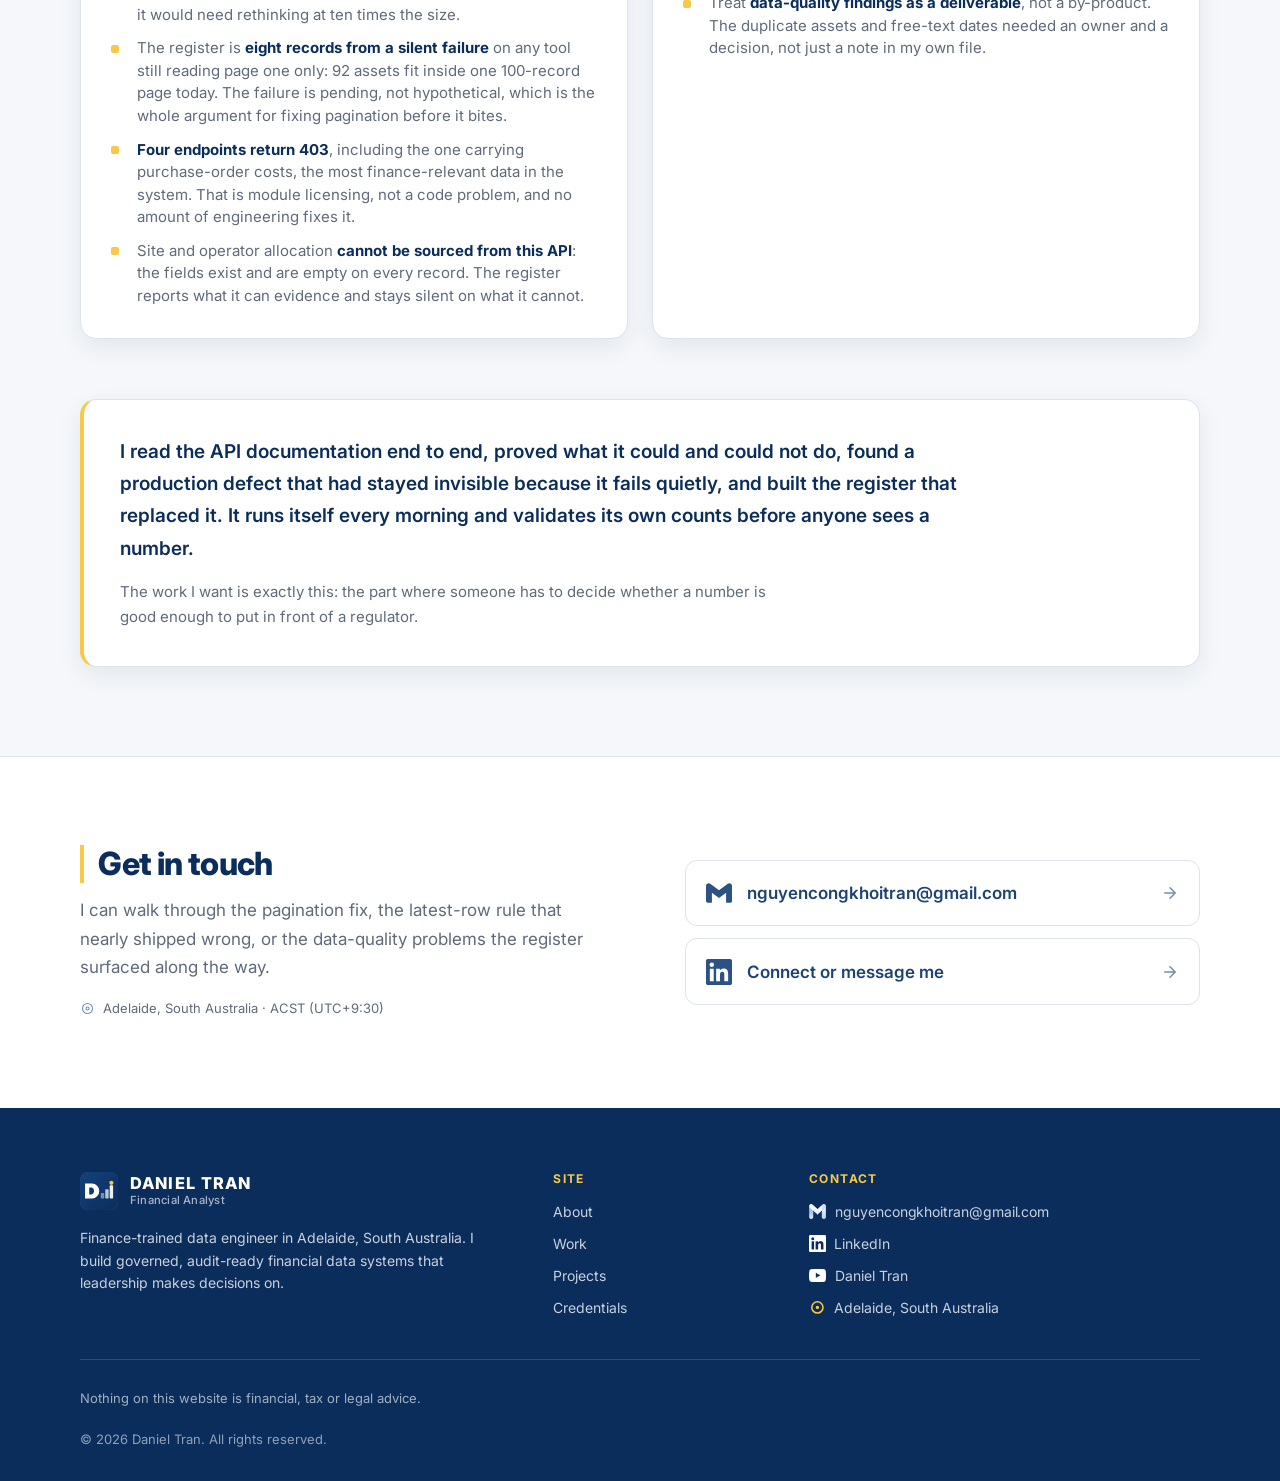
<file: projects/gearbox-asset-report.html>
<!DOCTYPE html>
<html lang="en-AU">
<head>
  <meta charset="UTF-8" />
  <meta name="viewport" content="width=device-width, initial-scale=1.0" />
  <title>Gearbox vehicles, plant & equipment report · Daniel Tran</title>
  <meta name="description" content="Case study: a fleet, plant and equipment register built from two sources - a paginated API and a web report export - because the pre-start readings are write-only. Feeds pre-start compliance and Fuel Tax Credit substantiation." />
  <meta name="author" content="Daniel Tran" />

  <!-- ============================================================
       PORTFOLIO — danieltrandata.com
       Static site: this file + assets/css/portfolio.css
       + assets/js/portfolio.js. No build step, no framework.
       ============================================================ -->

  <meta property="og:type" content="website" />
  <meta property="og:title" content="Asset data the finance team can count on" />
  <meta property="og:description" content="The extract it replaced was reading one page of nine. Why the obvious design was impossible, and the stale reading that looked completely normal." />
  <meta property="og:locale" content="en_AU" />
  <meta property="og:url" content="https://danieltrandata.com/projects/gearbox-asset-report.html" />
  <meta property="og:image" content="https://danieltrandata.com/assets/img/og-image.jpg?v=2" />
  <meta property="og:image:width" content="1200" />
  <meta property="og:image:height" content="630" />
  <meta property="og:image:alt" content="Daniel Tran, Financial Analyst · danieltrandata.com" />

  <!-- Twitter / X card -->
  <meta name="twitter:card" content="summary_large_image" />
  <meta name="twitter:title" content="Asset data the finance team can count on" />
  <meta name="twitter:description" content="The extract it replaced was reading one page of nine. Why the obvious design was impossible, and the stale reading that looked completely normal." />
  <meta name="twitter:image" content="https://danieltrandata.com/assets/img/og-image.jpg?v=2" />

  <link rel="canonical" href="https://danieltrandata.com/projects/gearbox-asset-report.html" />

  <!-- Favicons — 'D + data-bars' mark (F1). ?v=4 busts Hostinger CDN cache -->
  <link rel="icon" href="/favicon.ico?v=4" sizes="32x32" />
  <link rel="icon" href="/favicon.svg?v=4" type="image/svg+xml" />
  <link rel="apple-touch-icon" href="/apple-touch-icon.png?v=4" />

  <link rel="preconnect" href="https://fonts.googleapis.com" />
  <link rel="preconnect" href="https://fonts.gstatic.com" crossorigin />
  <link href="https://fonts.googleapis.com/css2?family=Inter:wght@400;500;600;700;800&display=swap" rel="stylesheet" />
  <link rel="stylesheet" href="../assets/css/portfolio.css?v=28" />

  <!-- Structured data: helps Google understand who this is -->
  <script type="application/ld+json">
  {
    "@context": "https://schema.org",
    "@type": "Person",
    "name": "Daniel Tran",
    "url": "https://danieltrandata.com",
    "jobTitle": "Financial Analyst",
    "description": "Finance-trained data engineer specialising in finance-grade data pipelines, automation and decision intelligence.",
    "address": { "@type": "PostalAddress", "addressRegion": "South Australia", "addressCountry": "AU" },
    "alumniOf": { "@type": "CollegeOrUniversity", "name": "Torrens University Australia" },
    "sameAs": [
      "https://www.linkedin.com/in/nguyen-daniel-tran-accounting/",
      "https://www.youtube.com/@DanielTranAustraliaSA"
    ]
  }
  </script>
</head>
<body>
  <a class="skip-link" href="#main">Skip to content</a>

  <!-- ============ HEADER ============ -->
  <header class="header" id="header">
    <div class="wrap header-inner">
      <a class="wordmark" href="../index.html#top" aria-label="Daniel Tran, home">
        <span class="wordmark-icon" aria-hidden="true">
          <svg viewBox="0 0 512 512"><defs><linearGradient id="wmH" x1="0" y1="0" x2="1" y2="1"><stop offset="0" stop-color="#14417a"/><stop offset="1" stop-color="#0b2d5c"/></linearGradient></defs><rect width="512" height="512" rx="112" fill="url(#wmH)"/><path fill="#ffffff" fill-rule="evenodd" d="M68 156 H160 A100 100 0 0 1 160 356 H68 Z M124 210 H160 A50 50 0 0 1 160 302 H124 Z"/><rect x="280" y="282" width="46" height="74" rx="10" fill="#ffffff" opacity=".45"/><rect x="340" y="234" width="46" height="122" rx="10" fill="#ffffff" opacity=".72"/><rect x="400" y="180" width="46" height="176" rx="10" fill="#ffffff" opacity=".92"/><circle cx="423" cy="146" r="28" fill="#f7c948"/></svg>
        </span>
        <span class="wordmark-text">
          <span class="wordmark-name">DANIEL TRAN</span>
          <span class="wordmark-sub">Financial Analyst</span>
        </span>
      </a>

      <nav class="nav" id="nav" aria-label="Primary">
        <ul>
          <li><a href="../index.html#about">About</a></li>
          <li><a href="../index.html#stack">Stack</a></li>
          <li><a href="../index.html#work">Work</a></li>
          <li><a href="../projects.html">Projects</a></li>
          <li><a href="../journal.html">Journal</a></li>
          <li><a href="../index.html#ai">AI</a></li>
          <li><a href="../index.html#credentials">Credentials</a></li>
          <li><a href="../index.html#beyond">Beyond</a></li>
          <li class="nav-cta-item"><a class="btn btn-yellow btn-sm" href="#contact">Get in touch</a></li>
        </ul>
      </nav>

      <button class="burger" id="burger" type="button" aria-label="Open menu" aria-expanded="false" aria-controls="nav">
        <span></span><span></span><span></span>
      </button>
    </div>
  </header>

  <main id="main">
    <span id="top" tabindex="-1"></span>

    <!-- ============================================================
         Gearbox case study — structured as FOUR STAGES
         (Investigate / Design / Build / Deliver), per
         "Gearbox Case Study — Content v1" (vault, 02 Brand & Offer).

         Why this structure differs from AroFlo's five: AroFlo's claim
         is "I can own a whole platform alone" — a lifecycle claim.
         This page's claim is "I find out what is actually true before
         I build". The interesting work is the investigation, so the
         page is four stages, same visual system. Structure follows the
         story, not a template.

         LAYERING RULE (reader is recruiter-first, technical-second):
         every stage opens with one plain-English lead sentence a
         non-technical reader can repeat to someone else.

         Sanitised per Infrastructure & Config Reference §9 and the
         content note's sanitisation record: no client site names
         (the mine sites are the CLIENT's), no employee names, no
         registrations/VINs, no tenant URLs, no employer name.
         ============================================================ -->

    <!-- ============ SUB-HERO ============ -->
    <section class="subhero">
      <div class="wrap">
        <p class="kicker"><a class="subhero-back" href="../projects.html">&larr; Projects</a></p>
        <h1>Asset data the finance team can count on</h1>
        <p class="subhero-lead">
          A fleet and plant register that has to answer two unrelated questions at once: are crews
          actually doing their pre-start safety checks, and how many kilometres has each asset done.
          One is a safety question. The other is a tax question. Both were being answered from data
          nobody had verified.
        </p>
        <p class="subhero-lead subhero-lead--tight">
          Before I built anything, I found out that the existing extract had been reading one page
          of nine, and that the data everyone assumed came from the API could not come from the
          API at all.
        </p>
      </div>
    </section>

    <section class="sec sec-tint">
      <div class="wrap">
        <div class="case">

          <!-- meta strip: role / source / stack -->
          <div class="case-meta">
            <div>
              <span class="case-meta-lab">My role</span>
              <div class="cm-roles">
                <span class="cm-role">
                  <svg class="cm-role-ic" viewBox="0 0 24 24" aria-hidden="true"><circle cx="10.5" cy="10.5" r="6"/><path d="M15 15 L20 20"/><path class="acc" d="M8 10.5 H13"/></svg>
                  <span>Investigator</span>
                </span>
                <span class="cm-role">
                  <svg class="cm-role-ic" viewBox="0 0 24 24" aria-hidden="true"><path class="acc" d="M12 3 L20.5 8 L12 13 L3.5 8 Z"/><path d="M3.5 12 L12 17 L20.5 12"/><path d="M3.5 15.5 L12 20.5 L20.5 15.5"/></svg>
                  <span>Builder</span>
                </span>
                <span class="cm-role">
                  <svg class="cm-role-ic" viewBox="0 0 24 24" aria-hidden="true"><path d="M4 20 V4"/><path d="M4 20 H20"/><rect x="7.5" y="13" width="3" height="4.5"/><rect class="acc" x="12.5" y="9" width="3" height="8.5"/><rect x="17.5" y="6" width="3" height="11.5"/></svg>
                  <span>Analyst</span>
                </span>
              </div>
            </div>
            <div>
              <span class="case-meta-lab">Source system</span>
              <div class="cm-logos cm-logos--stack">
                <img class="cm-logo" src="../assets/img/stack/gearbox.png" alt="Gearbox" height="24" loading="lazy" decoding="async" />
                <span class="cm-more">fleet &amp; plant management</span>
              </div>
            </div>
            <div>
              <span class="case-meta-lab">Built with</span>
              <div class="cm-logos">
                <img class="cm-logo" src="../assets/img/stack/n8n.svg" alt="n8n" height="20" loading="lazy" decoding="async" />
                <img class="cm-logo" src="../assets/img/stack/sharepoint.svg" alt="SharePoint" height="24" loading="lazy" decoding="async" />
                <img class="cm-logo" src="../assets/img/stack/excel.svg" alt="Excel" height="24" loading="lazy" decoding="async" />
                <img class="cm-logo" src="../assets/img/stack/power-bi.svg" alt="Power BI" height="24" loading="lazy" decoding="async" />
              </div>
            </div>
          </div>

          <!-- Stage rail -->
          <nav class="rail" aria-label="On this page">
            <span class="rail-lab">On this page</span>
            <ol class="rail-list">
              <li><a href="#investigate"><span class="rail-num">01</span> Investigate</a></li>
              <li><a href="#design"><span class="rail-num">02</span> Design</a></li>
              <li><a href="#build"><span class="rail-num">03</span> Build</a></li>
              <li><a href="#deliver"><span class="rail-num">04</span> Deliver</a></li>
            </ol>
          </nav>

        </div>
      </div>
    </section>

    <!-- ============ THE FOUR STAGES ============ -->
    <section class="sec">
      <div class="wrap wrap-narrow">

        <!-- ---------- 01 INVESTIGATE ---------- -->
        <article class="stage" id="investigate">
          <header class="stage-head">
            <span class="stage-num">01</span>
            <div>
              <h2 class="stage-title">Investigate</h2>
              <p class="stage-lead">
                The first thing I did was not write code. It was to find out whether the numbers
                already in use were true, and they weren't.
              </p>
            </div>
          </header>
          <div class="stage-body">
            <p>
              Two findings, both from reading the vendor's API documentation end to end and then
              testing it against production rather than trusting either one alone.
            </p>

            <h3 class="stage-sub"><span class="stage-sub-lab">Finding one</span> The extract had been reading one page of nine</h3>
            <p>
              The existing production script fetched page one and reported success. It had been
              doing that quietly for long enough that nobody questioned the totals.
            </p>
            <p>
              The cause is easy to miss and impossible to see in the output: this API paginates with
              an <strong>RFC 5988 <code>Link</code> header</strong>, not the <code>?page=2</code>
              convention almost every other API uses. If your code doesn't parse that header you
              receive the first hundred records, a <code>200 OK</code>, and no indication whatever
              that more exist.
            </p>
            <p>Measured against the fault-reports endpoint:</p>
            <blockquote class="pull">
              801 records across nine pages. A page-one-only read sees 100 of them:
              <strong>12.5%</strong>.
            </blockquote>
            <p class="stage-punch">
              Nothing errors. Nothing warns. The report renders, and it is wrong by a factor of
              eight.
            </p>

            <h3 class="stage-sub"><span class="stage-sub-lab">Finding two</span> The key data cannot come from the API</h3>
            <p>
              The pre-start records (the safety checks, with the odometer and hour readings inside
              them) are <strong>write-only</strong>. You can push a pre-start into the system;
              there is no endpoint that returns one. I verified this across the entire vendor
              documentation repository, then proved it against production: <code>GET</code> on that
              endpoint returns <strong>404</strong>.
            </p>
            <p>
              That matters more than it sounds. It means the obvious architecture (one API, one
              pipeline, one table) was never available. Any register combining asset details with
              pre-start readings has to join <strong>two sources of different kinds</strong>: an
              API, and a spreadsheet export from the vendor's web reporting.
            </p>
            <blockquote class="pull pull--accent">
              An hour of reading the documentation properly changed the design more than any amount
              of coding would have. The build I would have shipped on day one would have been
              confidently wrong.
            </blockquote>
          </div>
        </article>

        <!-- ---------- 02 DESIGN ---------- -->
        <article class="stage" id="design">
          <header class="stage-head">
            <span class="stage-num">02</span>
            <div>
              <h2 class="stage-title">Design</h2>
              <p class="stage-lead">
                Two sources that don't know about each other have to produce one row per asset, and
                that row has to be the latest truth, not just a truth.
              </p>
            </div>
          </header>
          <div class="stage-body">
            <p>The design that survived the investigation:</p>
            <ul class="doctrine">
              <li>
                <strong>The asset register</strong> comes from the API: every vehicle, plant item
                and piece of equipment, with its make, model, type, group and service status.
              </li>
              <li>
                <strong>The pre-start readings</strong> come from the vendor's own web report,
                which <strong>I export by hand</strong>. There is no endpoint to automate against,
                so there is nothing for a scheduler to call. One row per pre-start <em>event</em>,
                so a single asset has many rows.
              </li>
              <li>
                <strong>The join</strong> is the fleet number, the one key both sides genuinely
                share.
              </li>
            </ul>
            <p>
              The hard part is not the join. It is the word <em>latest</em>.
            </p>
            <p>
              The pre-start export is a <strong>transaction register</strong>: hundreds of rows,
              many per asset, going back months. What the report needs is one row per asset: its
              most recent completed check. That reduction is a business rule, and getting it wrong
              does not produce an error. It produces a plausible old number.
            </p>
            <ul class="doctrine">
              <li>Keep only <strong>completed</strong> checks: an abandoned check evidences nothing.</li>
              <li>Within each asset, sort by <strong>date descending</strong>, then by
                  <strong>pre-start number descending</strong>.</li>
              <li>Take the first row.</li>
            </ul>
            <p>
              <strong>Why the second sort key exists:</strong> the export carries a date, not a
              timestamp. Two checks on the same asset on the same day are indistinguishable by date
              alone. The pre-start number is sequential, so the higher number is the safer proxy for
              "later". Without that tie-breaker the rule silently picks whichever row the tool
              happened to return first.
            </p>
          </div>
        </article>

        <!-- ---------- 03 BUILD ---------- -->
        <article class="stage" id="build">
          <header class="stage-head">
            <span class="stage-num">03</span>
            <div>
              <h2 class="stage-title">Build</h2>
              <p class="stage-lead">
                Everything the API can deliver refreshes itself every morning and checks its own
                arithmetic. One step stays manual: that is the vendor's constraint, not a shortcut.
              </p>
            </div>
          </header>
          <div class="stage-body">
            <p>
              <strong>The extraction.</strong> A scheduled flow runs daily at 5am, before anyone is
              looking at a report. It:
            </p>
            <ul class="doctrine">
              <li>
                walks <strong>every</strong> page by following the <code>Link</code> header until
                the header is absent, the fix for the original defect;
              </li>
              <li>
                asserts that the number of records collected <strong>equals the total the server
                declared</strong> in its own count header. A mismatch is a hard failure, not a
                logged warning;
              </li>
              <li>
                writes the <strong>raw response</strong> to a document library before anything
                parses it, so a flattening mistake is fixed by re-reading a file rather than
                re-querying the API;
              </li>
              <li>
                respects a rate limit of <strong>20 requests per 15 seconds</strong> by running at
                18, a documented architectural constraint, not something to discover in production;
              </li>
              <li>
                <strong>emails on failure</strong>, with the error handler tested rather than
                assumed.
              </li>
            </ul>
            <p>
              <strong>The transformation.</strong> The register is built in Power Query: the asset
              dimension from the raw JSON, the latest-check snapshot from the export, then a left
              join on fleet number so <strong>every asset appears exactly once, including the ones
              that have never been checked</strong>, which are precisely the ones a compliance
              question is about.
            </p>

            <!-- Navy panel: the defect is the climax of the page -->
            <div class="catch">
              <p class="catch-lead">
                The first version of the latest-check rule sorted the whole table, grouped by asset,
                then took the first row of each group. It looked correct. It passed a glance.
              </p>
              <p>
                It was wrong, because <strong>the tool does not guarantee that a global sort
                survives into each grouped sub-table.</strong> Caught in validation, on a single
                asset:
              </p>
              <ul class="catch-list">
                <li>Date chosen: July 2025, when the correct row was August 2026.</li>
                <li>Hours reported: 16,682, when the true reading was 17,404.</li>
              </ul>
              <p>
                <strong>Thirteen months stale, and 722 operating hours understated, on a row that
                looked completely normal.</strong> No error, no null, no blank cell. Just an old
                number sitting where a current one belonged.
              </p>
            </div>

            <p>
              The fix is to <strong>sort inside each group</strong> rather than trusting an earlier
              sort to survive it, a one-line change in shape, and the difference between a register
              you can hand to finance and one you cannot.
            </p>
            <blockquote class="pull pull--accent">
              The wrong number that looks right is more dangerous than the crash. A crash tells you.
              A stale odometer reading does not.
            </blockquote>
          </div>
        </article>

        <!-- ---------- 04 DELIVER ---------- -->
        <article class="stage" id="deliver">
          <header class="stage-head">
            <span class="stage-num">04</span>
            <div>
              <h2 class="stage-title">Deliver</h2>
              <p class="stage-lead">
                The register answers a safety question and a tax question from the same row, and it
                exposed a third problem nobody had gone looking for.
              </p>
            </div>
          </header>
          <div class="stage-body">

            <h3 class="stage-sub"><span class="stage-sub-lab">Use one</span> Pre-start compliance</h3>
            <p>
              One row per asset showing when it was last checked, by whom, and whether it has been
              checked at all. That turns "are the crews doing their checks?" from an impression into
              a list, including which sites are consistent, and which assets have gone untouched.
            </p>

            <h3 class="stage-sub"><span class="stage-sub-lab">Use two</span> Fuel Tax Credit substantiation</h3>
            <p>
              Fuel Tax Credits are claimed on fuel used in eligible business activity, and a claim
              is only as defensible as the usage evidence behind it. The register gives the finance
              team <strong>per-asset kilometres and operating hours taken from the operators' own
              recorded checks</strong>, rather than an estimate.
            </p>
            <p class="stage-punch">
              This is the part I care about most: a finance outcome produced by an engineering fix,
              and auditable back to a source record.
            </p>

            <h3 class="stage-sub"><span class="stage-sub-lab">And</span> What it found on the way</h3>
            <p>
              Looking at every asset at once surfaced data problems nobody had measured:
            </p>
            <ul class="doctrine">
              <li>
                <strong>The same physical asset entered twice</strong> under two different fleet
                numbers, in one case proven by an engine number appearing <em>inside</em> the other
                record's serial number. Any count of "how many of these do we own" was wrong.
              </li>
              <li>
                <strong>Two active records sharing one registration</strong>, so registration was
                not the unique key it appeared to be.
              </li>
              <li>
                <strong>Build dates stored as free text</strong>: five different formats plus
                blanks in a single pull. Cannot be cast to a date without a parser and a fallback.
              </li>
              <li>
                <strong>Sold assets returned by default</strong>, with no filter. Anything counting
                "the fleet" over-counts unless it excludes them explicitly.
              </li>
              <li>
                <strong>Empty strings and nulls used interchangeably</strong> in the same column, so
                the same condition behaves differently on different rows.
              </li>
            </ul>
            <p class="stage-punch">
              None of these are extraction bugs: the extract is faithfully reporting what the
              system holds. They are ownership problems that were invisible until something looked
              at every asset at once. Surfacing them is part of the value, not a side effect.
            </p>
          </div>
        </article>

      </div>
    </section>

    <!-- ============ IMPACT + CLOSE ============ -->
    <section class="sec sec-tint">
      <div class="wrap">
        <div class="case">

          <div class="pstat case-impact" aria-label="Impact">
            <div class="wrap pstat-grid">
              <div class="pstat-item">
                <span class="pstat-num">92</span>
                <span class="pstat-lab">assets in one register, refreshed daily</span>
              </div>
              <div class="pstat-item">
                <span class="pstat-num">12.5<span>%</span></span>
                <span class="pstat-lab">was all the previous extract could see</span>
              </div>
              <div class="pstat-item">
                <span class="pstat-num">13<span>mth</span></span>
                <span class="pstat-lab">staleness caught in validation, before it shipped</span>
              </div>
              <div class="pstat-item">
                <span class="pstat-num">2</span>
                <span class="pstat-lab">independent sources reconciled to one row per asset</span>
              </div>
            </div>
          </div>

          <div class="about-cols case-cols-2">
            <article class="about-block">
              <h3>What the design assumes</h3>
              <ul class="doctrine">
                <li>
                  <strong>The pre-start export is manual, and cannot be otherwise.</strong> Those
                  records are write-only: you can push a pre-start in, there is no endpoint to
                  read one back. I confirmed that across the endpoint documentation, the readme
                  index and the vendor's own Postman collection, then against production. Until
                  the vendor exposes a read endpoint, no amount of scheduling removes that step,
                  and pretending otherwise would just hide it.
                </li>
                <li>
                  The asset endpoint has <strong>no modified-timestamp</strong>, so it is a full
                  load every run by necessity, not by choice. Correct at this size; it would need
                  rethinking at ten times the size.
                </li>
                <li>
                  The register is <strong>eight records from a silent failure</strong> on any tool
                  still reading page one only: 92 assets fit inside one 100-record page today. The
                  failure is pending, not hypothetical, which is the whole argument for fixing
                  pagination before it bites.
                </li>
                <li>
                  <strong>Four endpoints return 403</strong>, including the one carrying
                  purchase-order costs, the most finance-relevant data in the system. That is
                  module licensing, not a code problem, and no amount of engineering fixes it.
                </li>
                <li>
                  Site and operator allocation <strong>cannot be sourced from this API</strong>:
                  the fields exist and are empty on every record. The register reports what it can
                  evidence and stays silent on what it cannot.
                </li>
              </ul>
            </article>
            <article class="about-block">
              <h3>What I'd do differently</h3>
              <ul class="doctrine">
                <li>
                  Test the grouping rule against a <strong>known answer</strong> from the first
                  version, not the third. I found the stale-row defect by checking one asset against
                  its real latest reading: that check should have existed before the rule did.
                </li>
                <li>
                  Ask <strong>what the number will be used for</strong> earlier. Once I knew
                  kilometres were feeding a tax position, the accuracy bar moved. It should have
                  been set there from the start rather than raised on discovery.
                </li>
                <li>
                  Treat <strong>data-quality findings as a deliverable</strong>, not a by-product.
                  The duplicate assets and free-text dates needed an owner and a decision, not just
                  a note in my own file.
                </li>
              </ul>
            </article>
          </div>

          <div class="own">
            <p class="own-lead">
              I read the API documentation end to end, proved what it could and could not do, found
              a production defect that had stayed invisible because it fails quietly, and built the
              register that replaced it. It runs itself every morning and validates its own counts
              before anyone sees a number.
            </p>
            <p>
              The work I want is exactly this: the part where someone has to decide whether a number
              is good enough to put in front of a regulator.
            </p>
          </div>

        </div>
      </div>
    </section>

    <!-- ============ CTA ============ -->
    
    <!-- ============ CONTACT ============ -->
    <!-- Rendered on EVERY page from this one partial (build.py inserts it before
         main-close). The lead sentence is per-page via I can walk through the pagination fix, the latest-row rule that nearly shipped wrong, or the data-quality problems the register surfaced along the way. so a case
         page can name its own detail without the section design ever drifting. -->
    <section class="contact" id="contact">
      <div class="wrap">
        <div class="contact-inner">

          <div class="contact-intro">
            <h2 class="contact-title">Get in touch</h2>
            <p class="contact-lead">I can walk through the pagination fix, the latest-row rule that nearly shipped wrong, or the data-quality problems the register surfaced along the way.</p>
            <p class="contact-place">
              <svg class="contact-place-ic" viewBox="0 0 24 24" aria-hidden="true" focusable="false">
                <circle cx="12" cy="12" r="8" />
                <circle cx="12" cy="12" r="2.4" />
              </svg>
              <span>Adelaide, South Australia &middot; ACST (UTC+9:30)</span>
            </p>
          </div>

          <div class="contact-methods">
            <a class="contact-card" href="mailto:nguyencongkhoitran@gmail.com">
              <svg class="contact-card-ic" viewBox="0 0 24 24" aria-hidden="true" focusable="false">
                <path fill="#2c5185" d="M24 5.457v13.909c0 .904-.732 1.636-1.636 1.636h-3.819V11.73L12 16.64l-6.545-4.91v9.273H1.636A1.636 1.636 0 0 1 0 19.366V5.457c0-2.023 2.309-3.178 3.927-1.964L5.455 4.64 12 9.548l6.545-4.91 1.528-1.145C21.69 2.28 24 3.434 24 5.457z"/>
              </svg>
              <span class="contact-card-val">nguyencongkhoitran@gmail.com</span>
              <svg class="contact-card-go" viewBox="0 0 24 24" aria-hidden="true" focusable="false">
                <path d="M5 12h13M12 5l7 7-7 7" />
              </svg>
            </a>

            <a class="contact-card" href="https://www.linkedin.com/in/nguyen-daniel-tran-accounting/" target="_blank" rel="noopener noreferrer">
              <svg class="contact-card-ic" viewBox="0 0 24 24" aria-hidden="true" focusable="false">
                <path fill="#2c5185" d="M20.447 20.452h-3.554v-5.569c0-1.328-.027-3.037-1.852-3.037-1.853 0-2.136 1.445-2.136 2.939v5.667H9.351V9h3.414v1.561h.046c.477-.9 1.637-1.85 3.37-1.85 3.601 0 4.267 2.37 4.267 5.455v6.286zM5.337 7.433a2.062 2.062 0 1 1 0-4.125 2.062 2.062 0 0 1 0 4.125zm1.782 13.019H3.555V9h3.564v11.452zM22.225 0H1.771C.792 0 0 .774 0 1.729v20.542C0 23.227.792 24 1.771 24h20.451C23.2 24 24 23.227 24 22.271V1.729C24 .774 23.2 0 22.222 0z"/>
              </svg>
              <span class="contact-card-val">Connect or message me</span>
              <svg class="contact-card-go" viewBox="0 0 24 24" aria-hidden="true" focusable="false">
                <path d="M5 12h13M12 5l7 7-7 7" />
              </svg>
            </a>
          </div>

        </div>
      </div>
    </section>

  </main>

  <!-- ============ FOOTER ============ -->
  <footer class="footer">
    <div class="wrap">
      <div class="footer-top">
        <div class="footer-brand">
          <a class="wordmark wordmark-light" href="../index.html#top">
            <span class="wordmark-icon" aria-hidden="true">
              <svg viewBox="0 0 512 512"><defs><linearGradient id="wmF" x1="0" y1="0" x2="1" y2="1"><stop offset="0" stop-color="#14417a"/><stop offset="1" stop-color="#0b2d5c"/></linearGradient></defs><rect width="512" height="512" rx="112" fill="url(#wmF)"/><path fill="#ffffff" fill-rule="evenodd" d="M68 156 H160 A100 100 0 0 1 160 356 H68 Z M124 210 H160 A50 50 0 0 1 160 302 H124 Z"/><rect x="280" y="282" width="46" height="74" rx="10" fill="#ffffff" opacity=".45"/><rect x="340" y="234" width="46" height="122" rx="10" fill="#ffffff" opacity=".72"/><rect x="400" y="180" width="46" height="176" rx="10" fill="#ffffff" opacity=".92"/><circle cx="423" cy="146" r="28" fill="#f7c948"/></svg>
            </span>
            <span class="wordmark-text">
              <span class="wordmark-name">DANIEL TRAN</span>
              <span class="wordmark-sub">Financial Analyst</span>
            </span>
          </a>
          <p class="footer-desc">
            Finance-trained data engineer in Adelaide, South Australia. I build governed,
            audit-ready financial data systems that leadership makes decisions on.
          </p>
        </div>

        <nav class="footer-col" aria-label="Site">
          <h3>Site</h3>
          <a href="../index.html#about">About</a>
          <a href="../index.html#work">Work</a>
          <a href="../projects.html">Projects</a>
          <a href="../index.html#credentials">Credentials</a>
          <!-- CV link hidden for now (kept, not deleted):
          <a href="../assets/docs/daniel-tran-cv.pdf" target="_blank" rel="noopener noreferrer">CV (PDF)</a>
          -->
        </nav>

        <div class="footer-col">
          <h3>Contact</h3>
          <a class="footer-contact-link footer-email" href="mailto:nguyencongkhoitran@gmail.com">
            <img class="footer-contact-icon footer-icon-gmail" src="../assets/img/gmail-logo-white-gradient.png" alt="" width="18" height="18" loading="lazy" decoding="async" />
            <span>nguyencongkhoitran@gmail.com</span>
          </a>
          <a class="footer-contact-link footer-linkedin" href="https://www.linkedin.com/in/nguyen-daniel-tran-accounting/" target="_blank" rel="noopener noreferrer">
            <img class="footer-contact-icon" src="../assets/img/linkedin-white.png" alt="" width="18" height="18" decoding="async" />
            <span>LinkedIn</span>
          </a>
          <a class="footer-contact-link footer-youtube" href="https://www.youtube.com/@DanielTranAustraliaSA" target="_blank" rel="noopener noreferrer">
            <img class="footer-contact-icon footer-icon-youtube" src="../assets/img/youtube-logo-white.png" alt="" width="18" height="18" loading="lazy" decoding="async" />
            <span>Daniel Tran</span>
          </a>
          <p class="footer-location">
            <svg class="footer-contact-icon footer-icon-location" viewBox="0 0 24 24" aria-hidden="true" focusable="false">
              <circle cx="12" cy="12" r="8" />
              <circle cx="12" cy="12" r="2.4" />
            </svg>
            <span>Adelaide, South Australia</span>
          </p>
        </div>
      </div>

      <div class="footer-legal">
        <p class="disclaimer">
          Nothing on this website is financial, tax or legal advice.
        </p>
        <p class="copyright">&copy; <span id="year">2026</span> Daniel Tran. All rights reserved.</p>
      </div>
    </div>
  </footer>

  <!-- Back to top. Plain anchor: works without JS; JS only handles show/hide. -->
  <a class="to-top" id="toTop" href="#top" aria-label="Back to top" title="Back to top">
    <svg viewBox="0 0 24 24" aria-hidden="true" focusable="false">
      <path d="M12 19V5M5 12l7-7 7 7" />
    </svg>
  </a>

  <script src="../assets/js/portfolio.js?v=3"></script>
</body>
</html>
</file>
<file: assets/css/portfolio.css>
/* =============================================================
   Daniel Tran — Tax & Accounting Services
   Design brief implementation.

   Colour balance target:
     ~60% white / light grey   ~25% navy & blue
     ~10% pale blue or yellow   ~5% strong yellow

   Yellow is an ACCENT only — buttons, icon details, step numbers,
   highlight rules. It is never a large background field.
   Navy text on yellow buttons (never white — contrast is too low).
   ============================================================= */

/* ---------- TOKENS ---------- */
:root {
  --color-navy: #0b2d5c;
  --color-blue: #1357a6;
  --color-yellow: #f7c948;
  --color-yellow-light: #fff8e1;
  --color-blue-light: #eef5fc;
  --color-background: #f5f7fa;
  --color-text: #1f2937;
  --color-text-secondary: #5f6b7a;
  --color-white: #ffffff;
  --color-border: #dce3ea;
  --color-success: #2e7d5b;
  --color-error: #c83e3e;

  /* Index/step numerals and other navigation furniture. Navy-family, not
     neutral grey, and held at ~3.3:1 on white — readable at a glance but
     incapable of competing with a heading. Do not use for content.
     (#7e99b8 measured 2.94:1 — just under the 3:1 large-text floor.) */
  --color-index: #7290b1;

  /* The one yellow legible as TEXT on light backgrounds (stat unit
     suffixes). The accent yellows below sit at 1.8–2.2:1 on white — fine
     as borders, bullets and hover states, never as type. */
  --color-gold-text: #a67e00;

  /* Derived — hover/active states only */
  --color-navy-dark: #082446;
  --color-yellow-dark: #ecb92e;
  --color-blue-dark: #0f4787;

  --radius-small: 8px;
  --radius-medium: 12px;
  --radius-large: 16px;

  --shadow-card: 0 8px 24px rgba(11, 45, 92, 0.08);
  --shadow-card-hover: 0 12px 32px rgba(11, 45, 92, 0.12);
  --shadow-header: 0 1px 3px rgba(11, 45, 92, 0.08);

  --content-width: 1200px;
  --gutter: clamp(1.25rem, 4vw, 2.5rem);
  --section-y: clamp(3.75rem, 7vw, 6.5rem);

  --font: "Inter", -apple-system, BlinkMacSystemFont, "Segoe UI", Roboto, Helvetica, Arial, sans-serif;
  --t: 200ms ease;
}

/* ---------- BASE ---------- */
*, *::before, *::after { box-sizing: border-box; }

html {
  -webkit-text-size-adjust: 100%;
  scroll-behavior: smooth;
  scroll-padding-top: 110px;
}

body {
  margin: 0;
  font-family: var(--font);
  font-size: 1.0625rem;      /* 17px */
  line-height: 1.65;
  color: var(--color-text);
  background: var(--color-white);
  -webkit-font-smoothing: antialiased;
  -moz-osx-font-smoothing: grayscale;
  overflow-x: hidden;
}

h1, h2, h3 {
  margin: 0 0 .55em;
  color: var(--color-navy);
  font-weight: 800;
  line-height: 1.18;
  letter-spacing: -.02em;
}
h1 { font-size: clamp(2.1rem, 4.6vw, 3.75rem); letter-spacing: -.03em; }   /* → 60px */
h2 { font-size: clamp(1.7rem, 3.2vw, 2.625rem); }                          /* → 42px */
h3 { font-size: clamp(1.125rem, 1.6vw, 1.375rem); font-weight: 700; }      /* → 22px */

p { margin: 0 0 1.05em; }
p:last-child { margin-bottom: 0; }

a { color: var(--color-blue); text-decoration: none; transition: color var(--t); }
a:hover { color: var(--color-navy); }

ul, ol { margin: 0; padding: 0; list-style: none; }
img { max-width: 100%; display: block; }
svg { width: 100%; height: 100%; display: block; }

:focus-visible {
  outline: 3px solid var(--color-blue);
  outline-offset: 2px;
  border-radius: 4px;
}

.wrap {
  width: 100%;
  max-width: var(--content-width);
  margin-inline: auto;
  padding-inline: var(--gutter);
}
.wrap-narrow { max-width: 860px; }

.skip-link {
  position: absolute;
  left: -9999px;
  top: 0;
  z-index: 300;
  padding: .8rem 1.25rem;
  background: var(--color-navy);
  color: var(--color-white);
  font-weight: 600;
  border-radius: 0 0 var(--radius-small) 0;
}
.skip-link:focus { left: 0; color: var(--color-white); }

/* ---------- LAUNCH NOTICE BAR ---------- */
.launch-bar {
  background: var(--color-yellow-light);
  border-bottom: 1px solid #f0e2b8;
}
.launch-bar-inner {
  display: flex;
  align-items: flex-start;
  gap: .7rem;
  padding-block: .7rem;
}
.launch-bar-icon {
  flex: none;
  width: 19px;
  height: 19px;
  margin-top: .18rem;
  fill: none;
  stroke: var(--color-navy);
  stroke-width: 1.9;
  stroke-linecap: round;
}
.launch-bar p { margin: 0; font-size: .875rem; line-height: 1.5; color: var(--color-navy); }
.launch-bar a { color: var(--color-navy); text-decoration: underline; text-underline-offset: 2px; font-weight: 600; }

/* ---------- HEADER ---------- */
.header {
  position: sticky;
  top: 0;
  z-index: 200;
  background: var(--color-white);
  border-bottom: 1px solid var(--color-border);
  box-shadow: var(--shadow-header);
}
.header-inner {
  display: flex;
  align-items: center;
  justify-content: space-between;
  gap: 1.5rem;
  min-height: 78px;
}

/* Wordmark */
.wordmark { display: flex; align-items: center; gap: .75rem; }
.wordmark:hover { color: inherit; }
.wordmark-icon {
  flex: none;
  width: 38px;
  height: 38px;
  border-radius: var(--radius-small);
  overflow: hidden;
  line-height: 0;
}
.wordmark-icon svg { display: block; width: 100%; height: 100%; }
.wordmark-text { display: flex; flex-direction: column; line-height: 1.2; }
.wordmark-name {
  font-size: 1.02rem;
  font-weight: 800;
  letter-spacing: .07em;
  color: var(--color-navy);
}
.wordmark-sub {
  font-size: .7rem;
  font-weight: 500;
  letter-spacing: .02em;
  color: var(--color-text-secondary);
}

/* Nav */
.nav ul { display: flex; align-items: center; gap: .2rem; }
.nav a {
  display: block;
  padding: .5rem .75rem;
  border-radius: var(--radius-small);
  font-size: .9375rem;
  font-weight: 500;
  color: var(--color-text);
  transition: color var(--t), background-color var(--t);
}
.nav a:hover { color: var(--color-navy); background: var(--color-blue-light); }
.nav-cta-item { margin-left: .6rem; }
.nav-cta-item a:hover { background: var(--color-yellow-dark); }

.burger {
  display: none;
  flex-direction: column;
  justify-content: center;
  gap: 5px;
  width: 44px;
  height: 42px;
  padding: 0 9px;
  border: 1px solid var(--color-border);
  border-radius: var(--radius-small);
  background: var(--color-white);
  cursor: pointer;
}
.burger span {
  display: block;
  height: 2px;
  border-radius: 2px;
  background: var(--color-navy);
  transition: transform var(--t), opacity var(--t);
}
.burger[aria-expanded="true"] span:nth-child(1) { transform: translateY(7px) rotate(45deg); }
.burger[aria-expanded="true"] span:nth-child(2) { opacity: 0; }
.burger[aria-expanded="true"] span:nth-child(3) { transform: translateY(-7px) rotate(-45deg); }

/* ---------- BUTTONS ---------- */
.btn {
  display: inline-flex;
  align-items: center;
  justify-content: center;
  gap: .5rem;
  padding: .9rem 1.75rem;
  min-height: 48px;               /* comfortable mobile tap target */
  border: 2px solid transparent;
  border-radius: var(--radius-small);
  font-family: inherit;
  font-size: 1rem;
  font-weight: 700;
  cursor: pointer;
  text-align: center;
  transition: background-color var(--t), border-color var(--t), color var(--t), box-shadow var(--t);
}
.btn-sm { padding: .6rem 1.15rem; min-height: 42px; font-size: .9375rem; }
.btn-lg { padding: 1.05rem 2.25rem; min-height: 54px; font-size: 1.0625rem; }
.btn-block { width: 100%; }

/* Navy text on yellow — never white. */
.btn-yellow { background: var(--color-yellow); color: var(--color-navy); }
.btn-yellow:hover { background: var(--color-yellow-dark); color: var(--color-navy); }

.btn-outline {
  background: var(--color-white);
  color: var(--color-navy);
  border-color: var(--color-navy);
}
.btn-outline:hover { background: var(--color-navy); color: var(--color-white); }

/* ---------- HERO ---------- */
.hero {
  /* The one permitted gradient — very subtle, top to bottom. */
  background: linear-gradient(180deg, var(--color-blue-light) 0%, var(--color-white) 100%);
  padding: clamp(3rem, 6vw, 5.25rem) 0 clamp(3rem, 5.5vw, 4.5rem);
}
.hero-grid {
  display: grid;
  grid-template-columns: minmax(0, 1.1fr) minmax(0, .9fr);
  gap: clamp(2.5rem, 5vw, 4.5rem);
  align-items: center;
}
/* Emphasise the employer name in the hero credential list. */
.hero-trust strong { color: var(--color-navy); font-weight: 700; }
/* Employer name links out to the company site. No underline at rest (Daniel's
   call — it read as clutter in the credential list); the affordance appears on
   hover and on keyboard focus instead. `.hero-trust strong` wins on colour over
   the global `a` rule, so the colour shift has to target the strong directly. */
.hero-trust a { text-decoration: none; }
.hero-trust a:hover,
.hero-trust a:focus-visible {
  text-decoration: underline;
  text-decoration-color: var(--color-blue);
  text-underline-offset: 3px;
}
.hero-trust a:hover strong,
.hero-trust a:focus-visible strong { color: var(--color-blue); }

.hero-copy h1 { margin-bottom: 1.1rem; }
.hero-sub {
  max-width: 34rem;
  font-size: clamp(1.0625rem, 1.5vw, 1.1875rem);
  color: var(--color-text-secondary);
}
.hero-btns { display: flex; flex-wrap: wrap; gap: .85rem; margin: 2rem 0 1.75rem; }

.hero-cv {
  display: inline-flex;
  align-items: center;
  gap: .45rem;
  margin: -.85rem 0 1.75rem;
  font-size: .9rem;
  font-weight: 700;
  color: var(--color-blue);
}
.hero-cv:hover { color: var(--color-navy); text-decoration: underline; }
.hero-cv svg {
  width: 1.05rem;
  height: 1.05rem;
  fill: none;
  stroke: currentColor;
  stroke-width: 2;
  stroke-linecap: round;
  stroke-linejoin: round;
}
.hero-linkedin { color: var(--color-navy); }
.hero-linkedin img { width: 1.2rem; height: 1.2rem; display: block; border-radius: 3px; }
.footer-contact-link,
.footer-location {
  display: inline-flex;
  align-items: center;
  gap: .55rem;
  width: fit-content;
}
.footer-contact-icon {
  width: 1.05rem;
  height: 1.05rem;
  flex: none;
  display: block;
  object-fit: contain;
}
.footer-email span { white-space: nowrap; }
.footer-icon-gmail { width: 1.1rem; height: 1.1rem; }
.footer-icon-youtube { width: 1.1rem; height: 1.1rem; }
.footer-icon-location circle:first-child { fill: none; stroke: var(--color-yellow); stroke-width: 2.2; }
.footer-icon-location circle:last-child { fill: var(--color-yellow); }

.hero-trust { display: flex; flex-direction: column; gap: .45rem; }
.hero-trust li {
  position: relative;
  padding-left: 1.4rem;
  font-size: .9rem;
  color: var(--color-text-secondary);
}
.hero-trust li::before {
  content: "";
  position: absolute;
  left: 0;
  top: .48em;
  width: 9px;
  height: 9px;
  border-radius: 50%;
  background: var(--color-yellow);
}

.hero-photo img {
  width: 100%;
  aspect-ratio: 4 / 5;
  object-fit: cover;
  object-position: 50% 50%;
  border-radius: var(--radius-large);
  box-shadow: var(--shadow-card);
}

/* ---------- TRUST STRIP ---------- */
.strip {
  padding: clamp(2rem, 4vw, 2.75rem) 0;
  background: var(--color-white);
  border-bottom: 1px solid var(--color-border);
}
.strip-grid {
  display: grid;
  grid-template-columns: repeat(4, 1fr);
  gap: clamp(1.25rem, 3vw, 2.25rem);
}
.strip-item { display: flex; gap: .9rem; align-items: flex-start; }
.strip-icon {
  flex: none;
  width: 40px;
  height: 40px;
  padding: 8px;
  border-radius: var(--radius-small);
  background: var(--color-blue-light);
}
.strip-icon svg { fill: none; stroke: var(--color-blue); stroke-width: 1.7; stroke-linecap: round; stroke-linejoin: round; }
.strip-icon .acc { stroke: var(--color-yellow); stroke-width: 2.2; }
.strip-item h3 { margin-bottom: .15rem; font-size: .975rem; font-weight: 700; }
.strip-item p { margin: 0; font-size: .875rem; line-height: 1.5; color: var(--color-text-secondary); }

/* ---------- PORTFOLIO STAT STRIP (numeric) ----------
   Added for the portfolio. Big tabular figures — numbers do the
   talking. Yellow accent rule under each label, per the design brief. */
.pstat {
  padding: clamp(2rem, 4vw, 2.75rem) 0;
  background: var(--color-white);
  border-bottom: 1px solid var(--color-border);
}
.pstat-grid {
  display: grid;
  grid-template-columns: repeat(4, 1fr);
  gap: clamp(1.25rem, 3vw, 2.25rem);
}
.pstat-item { display: flex; flex-direction: column; gap: .35rem; }
.pstat-num {
  font-size: clamp(1.9rem, 3.4vw, 2.6rem);
  font-weight: 800;
  line-height: 1;
  letter-spacing: -.03em;
  color: var(--color-navy);
  font-variant-numeric: tabular-nums;
}
.pstat-num span { color: var(--color-gold-text); } /* the %/min/h units — yellow-dark was 1.8:1 on white */
.pstat-lab {
  font-size: .85rem;
  line-height: 1.45;
  color: var(--color-text-secondary);
  padding-top: .4rem;
  border-top: 2px solid var(--color-yellow);
}
@media (max-width: 1080px) { .pstat-grid { grid-template-columns: repeat(2, 1fr); } }
@media (max-width: 480px)  { .pstat-grid { grid-template-columns: 1fr; } }

/* Three evidence tiles, each one a link down to the table its number was
   counted from. The number is the claim; the table is the receipt. */
.pstat-grid--3 { grid-template-columns: repeat(3, 1fr); }
@media (max-width: 1080px) { .pstat-grid--3 { grid-template-columns: repeat(2, 1fr); } }
@media (max-width: 480px)  { .pstat-grid--3 { grid-template-columns: 1fr; } }
a.pstat-item { text-decoration: none; }
a.pstat-item .pstat-num, a.pstat-item .pstat-lab { transition: color .15s ease; }
a.pstat-item:hover .pstat-num, a.pstat-item:focus-visible .pstat-num { color: var(--color-blue); }
a.pstat-item:hover .pstat-lab, a.pstat-item:focus-visible .pstat-lab { color: var(--color-navy); }
.pstat-go { font-size: .75rem; font-weight: 700; letter-spacing: .04em; color: var(--color-blue); }

/* ---------- EVIDENCE TABLES ----------
   The first tables on the site, so this is the pattern for any that follow.
   Wrapped because a wide table must scroll rather than squash its columns. */
.dtable-wrap {
  overflow-x: auto;
  -webkit-overflow-scrolling: touch;
  border: 1px solid var(--color-border);
  border-radius: var(--radius-medium);
}
.dtable { width: 100%; border-collapse: collapse; font-size: .875rem; line-height: 1.45; }
.dtable th {
  padding: .65rem .75rem;
  text-align: left;
  font-size: .7rem;
  font-weight: 700;
  letter-spacing: .08em;
  text-transform: uppercase;
  color: var(--color-white);
  background: var(--color-navy);
  white-space: nowrap;
}
.dtable td {
  padding: .6rem .75rem;
  border-bottom: 1px solid var(--color-border);
  color: var(--color-text-secondary);
  vertical-align: top;
}
.dtable tbody tr:nth-child(even) td { background: var(--color-blue-light); }
.dtable td:first-child { color: var(--color-navy); font-weight: 600; }
.dtable .num { text-align: right; font-variant-numeric: tabular-nums; white-space: nowrap; }
.dtable tfoot td {
  border-top: 2px solid var(--color-navy);
  border-bottom: 0;
  background: transparent;
  font-weight: 800;
  color: var(--color-navy);
}
.dtable-note { margin: .7rem 0 0; font-size: .75rem; color: var(--color-text-secondary); }

/* ---------- WORK / CASE STUDY ---------- */
.sec-lead {
  margin: .85rem 0 0;
  font-size: clamp(1rem, 1.4vw, 1.1875rem);
  line-height: 1.6;
  color: var(--color-text-secondary);
}
.case { display: flex; flex-direction: column; gap: clamp(1.5rem, 3vw, 2.25rem); }

.case-meta {
  display: grid;
  grid-template-columns: repeat(3, 1fr);
  gap: clamp(1rem, 2.5vw, 2rem);
  padding: clamp(1.25rem, 2.4vw, 1.6rem) clamp(1.4rem, 2.4vw, 1.9rem);
  background: var(--color-navy);
  border-radius: var(--radius-large);
}
.case-meta > div { display: flex; flex-direction: column; align-items: center; text-align: center; gap: .8rem; }
.case-meta-lab {
  font-size: .7rem;
  font-weight: 700;
  letter-spacing: .08em;
  text-transform: uppercase;
  color: var(--color-yellow);
}
.case-meta-val { font-size: .95rem; font-weight: 600; line-height: 1.4; color: var(--color-white); }

/* My role — three custom line-icons (white stroke + yellow accent) */
.cm-roles { display: flex; justify-content: center; gap: clamp(1rem, 2.2vw, 1.6rem); }
.cm-role { display: flex; flex-direction: column; align-items: center; gap: .6rem; }
.cm-role-ic { width: 30px; height: 30px; fill: none; stroke: var(--color-white); stroke-width: 1.7; stroke-linecap: round; stroke-linejoin: round; }
.cm-role-ic .acc { stroke: var(--color-yellow); stroke-width: 2; }
.cm-role span { font-size: .7rem; font-weight: 500; letter-spacing: .035em; color: rgba(255, 255, 255, .72); white-space: nowrap; }

/* Systems unified / Built with — brand logos flipped to white on the navy band */
.cm-logos { display: flex; justify-content: center; align-items: center; flex-wrap: wrap; gap: clamp(1rem, 2.2vw, 1.5rem); min-height: 30px; }
.cm-logo { width: auto; display: block; filter: brightness(0) invert(1); opacity: .92; }
.cm-more { font-size: .8rem; font-weight: 600; color: rgba(255, 255, 255, .5); }

/* ============================================================
   CONTACT — shared section, rendered on every page from
   _partials/contact.html. Sits between the last content section
   and the navy footer, so it is deliberately light: tinted band
   above it, navy below it, this one breathes in between.
   ============================================================ */
.contact {
  padding: clamp(3rem, 7vw, 5.5rem) 0;
  background: var(--color-white);
  border-top: 1px solid var(--color-border);
}
.contact-inner {
  display: grid;
  grid-template-columns: 1.05fr 1fr;
  gap: clamp(1.75rem, 5vw, 4rem);
  align-items: center;
}
/* No eyebrow label here on purpose: "Contact" above "Get in touch" said the
   same thing twice. The heading, the top rule and the spacing mark the section. */
.contact-title {
  margin: 0;
  padding-left: clamp(.7rem, 1.2vw, .9rem);
  border-left: 4px solid var(--color-yellow);
  font-size: clamp(1.5rem, 3vw, 2rem);
}
.contact-lead {
  margin: .85rem 0 0;
  color: var(--color-text-secondary);
  max-width: 46ch;
}
.contact-place {
  display: flex;
  align-items: center;
  gap: .5rem;
  margin: 1.1rem 0 0;
  font-size: .8125rem;
  color: var(--color-text-secondary);
}
.contact-place-ic {
  width: 15px; height: 15px; flex: none;
  fill: none; stroke: var(--color-index); stroke-width: 1.7;
}

.contact-methods { display: grid; gap: .75rem; }
.contact-card {
  display: flex;
  align-items: center;
  gap: .95rem;
  padding: 1.15rem 1.25rem;
  background: var(--color-white);
  border: 1px solid var(--color-border);
  border-radius: 12px;
  text-decoration: none;
  transition: border-color .18s ease, box-shadow .18s ease, transform .18s ease;
}
.contact-card:hover,
.contact-card:focus-visible {
  border-color: var(--color-blue);
  box-shadow: 0 6px 18px rgba(11, 45, 92, .09);
  transform: translateY(-1px);
}
/* Inline SVG, not brand PNGs: recolouring a brand logo to navy destroys the
   recognition that justified it. An envelope means "email" in any colour, so
   it takes the site gradient (#14417a -> #0b2d5c, same as wordmark/favicon). */
.contact-card-ic { width: 26px; height: 26px; flex: none; display: block; }
/* No "EMAIL"/"LINKEDIN" label: the address and the mark already say it. */
/* Softer than --color-navy, but it must stay DARKER than the icon (#2c5185).
   Lighten past ~#254a7c and the text matches or falls behind the mark, which
   is the flat hierarchy this section was fixed to avoid. */
.contact-card-val {
  font-weight: 600;
  color: #1d4374;
  overflow-wrap: anywhere;
}
.contact-card-go {
  width: 18px; height: 18px; flex: none;
  margin-left: auto;
  fill: none; stroke: var(--color-index); stroke-width: 2;
  stroke-linecap: round; stroke-linejoin: round;
  transition: stroke .18s ease, transform .18s ease;
}
.contact-card:hover .contact-card-go,
.contact-card:focus-visible .contact-card-go {
  stroke: var(--color-blue);
  transform: translateX(3px);
}

@media (max-width: 820px) {
  .contact-inner { grid-template-columns: 1fr; gap: 1.75rem; }
  .contact-lead { max-width: none; }
}
/* Single source system: logo leads, descriptor sits beneath it as a caption —
   same shape as .cm-role (icon above label), so the three columns of the band
   share one rhythm. Caption matched to .cm-role span, not .cm-more. */
.cm-logos--stack { flex-direction: column; gap: .55rem; }
.cm-logos--stack .cm-more {
  font-size: .7rem;
  font-weight: 500;
  letter-spacing: .035em;
  color: rgba(255, 255, 255, .72);
}

.case-sub { margin: clamp(.25rem, 1vw, .75rem) 0 0; font-size: 1.25rem; }

.doctrine { display: grid; gap: .7rem; margin: 0; padding: 0; list-style: none; }
.doctrine li {
  position: relative;
  padding-left: 1.6rem;
  font-size: .9375rem;
  line-height: 1.5;
  color: var(--color-text-secondary);
}
.doctrine li::before {
  content: "";
  position: absolute;
  left: 0;
  top: .5em;
  width: .5rem;
  height: .5rem;
  border-radius: 2px;
  background: var(--color-yellow);
}
.doctrine strong { color: var(--color-navy); font-weight: 700; }

/* Impact band — reuses .pstat markup, contained as a card here */
.case-impact {
  padding: clamp(1.5rem, 3vw, 2.1rem) clamp(1.4rem, 2.6vw, 2rem);
  background: var(--color-blue-light);
  border: 1px solid var(--color-border);
  border-radius: var(--radius-large);
}
.case-impact .wrap { max-width: none; padding-inline: 0; }

.case-punch {
  margin: 0;
  font-size: clamp(1.0625rem, 1.6vw, 1.25rem);
  font-weight: 600;
  line-height: 1.5;
  color: var(--color-navy);
}

@media (max-width: 720px) { .case-meta { grid-template-columns: 1fr; } }

/* Architecture diagram (Mermaid) */
.case-diagram {
  margin: 0;
  padding: clamp(1.25rem, 3vw, 2rem);
  background: var(--color-white);
  border: 1px solid var(--color-border);
  border-radius: var(--radius-large);
  box-shadow: var(--shadow-card);
  text-align: center;
  overflow-x: auto;
}
.case-diagram img {
  display: block;
  width: auto;
  max-width: 100%;
  height: auto;
  margin: 0 auto;
}
/* Scrollable variant — full-size LR banner in a horizontally scrollable frame */
.case-diagram--scroll { text-align: left; overflow: visible; }
.case-diagram-frame {
  overflow-x: auto;
  overflow-y: hidden;
  -webkit-overflow-scrolling: touch;
  scrollbar-width: thin;
  border-radius: var(--radius-medium);
}
.case-diagram--scroll .case-diagram-frame img {
  width: 2267px;      /* natural size — do not shrink, so labels stay readable */
  max-width: none;
  height: auto;
  margin: 0;
}
.case-diagram-hint {
  margin: .8rem 0 0;
  font-size: .75rem;
  font-weight: 600;
  letter-spacing: .02em;
  color: var(--color-blue);
  text-align: right;
}
/* Once the viewport is wide enough to show the whole diagram, drop the hint */
@media (min-width: 2400px) { .case-diagram-hint { display: none; } }
.case-diagram figcaption {
  margin-top: 1.1rem;
  padding-top: 1rem;
  border-top: 1px solid var(--color-border);
  font-size: .8125rem;
  line-height: 1.5;
  color: var(--color-text-secondary);
  text-align: center;
}

/* ---------- CREDENTIALS ---------- */
.creds {
  display: grid;
  grid-template-columns: repeat(auto-fit, minmax(min(100%, 300px), 1fr));
  gap: clamp(1rem, 2vw, 1.5rem);
}
.cred {
  display: flex;
  flex-direction: column;
  gap: 1rem;
  padding: clamp(1.5rem, 2.4vw, 1.9rem);
  background: var(--color-white);
  border: 1px solid var(--color-border);
  border-radius: var(--radius-large);
  box-shadow: var(--shadow-card);
}
.cred-body { flex: 1; }
.cred h3 { margin-bottom: .5rem; font-size: 1.0625rem; line-height: 1.35; }
.cred-issuer { margin: 0 0 .55rem; font-size: .85rem; font-weight: 700; color: var(--color-navy); }
.cred-detail { margin: 0; font-size: .9rem; line-height: 1.55; color: var(--color-text-secondary); }
.cred-verify {
  display: inline-block;
  margin-top: .5rem;
  font-size: .85rem;
  font-weight: 700;
  color: var(--color-blue);
}
.cred-verify:hover { color: var(--color-navy); text-decoration: underline; }
.cred-links { display: flex; flex-wrap: wrap; gap: .4rem 1.5rem; margin: .75rem 0 0; }
.cred-links .cred-verify { margin-top: 0; }

.cred-tag {
  display: inline-block;
  margin-bottom: .85rem;
  padding: .3rem .8rem;
  font-size: .7rem;
  font-weight: 700;
  letter-spacing: .04em;
  text-transform: uppercase;
  color: var(--color-navy);
  background: var(--color-yellow-light);
  border: 1px solid var(--color-yellow);
  border-radius: 999px;
  white-space: nowrap;
}
/* Headline credential spans the full row, with the certificate shown */
.cred-primary {
  grid-column: 1 / -1;
  flex-direction: row;
  align-items: center;
  justify-content: space-between;
  gap: clamp(1.5rem, 4vw, 3rem);
  border-left: 4px solid var(--color-yellow);
}
.cred-cert {
  flex: 0 0 auto;
  display: block;
  width: clamp(190px, 26vw, 300px);
  border-radius: var(--radius-medium);
  overflow: hidden;
  border: 1px solid var(--color-border);
  box-shadow: var(--shadow-card);
  transition: transform .2s ease, box-shadow .2s ease;
}
.cred-cert:hover { transform: translateY(-3px); box-shadow: 0 14px 30px rgba(11, 45, 92, .16); }
.cred-cert img { display: block; width: 100%; height: auto; }
.cred-cert--wide { width: clamp(280px, 42vw, 480px); }
@media (max-width: 640px) {
  .cred-primary { flex-direction: column; align-items: flex-start; }
  .cred-cert { width: 100%; max-width: 320px; align-self: center; }
  .cred-cert--wide { max-width: 480px; }
}

/* ---------- AI IN PRACTICE ---------- */
.ai-grid {
  display: grid;
  grid-template-columns: repeat(auto-fit, minmax(min(100%, 320px), 1fr));
  gap: clamp(1rem, 2vw, 1.5rem);
}
.ai-card {
  padding: clamp(1.6rem, 2.6vw, 2rem);
  background: var(--color-white);
  border: 1px solid var(--color-border);
  border-radius: var(--radius-large);
  box-shadow: var(--shadow-card);
}
.ai-icon {
  display: grid;
  place-items: center;
  width: 44px;
  height: 44px;
  margin-bottom: 1rem;
  border-radius: 11px;
  background: var(--color-blue-light);
}
.ai-icon svg {
  width: 24px;
  height: 24px;
  fill: none;
  stroke: var(--color-blue);
  stroke-width: 1.7;
  stroke-linecap: round;
  stroke-linejoin: round;
}
.ai-icon svg .acc { stroke: var(--color-yellow-dark); stroke-width: 2; }
.ai-card h3 { margin-bottom: .5rem; font-size: 1.075rem; }
.ai-card p { margin: 0; font-size: .9375rem; line-height: 1.6; color: var(--color-text-secondary); }
.ai-card strong { color: var(--color-navy); font-weight: 700; }

.ai-tools-lab {
  margin: clamp(1.75rem, 3.5vw, 2.5rem) 0 .7rem;
  font-size: .78rem;
  font-weight: 700;
  letter-spacing: .06em;
  text-transform: uppercase;
  color: var(--color-text-secondary);
}
.ai-tools { display: flex; flex-wrap: wrap; gap: .5rem; margin: 0; padding: 0; list-style: none; }
.ai-tools li {
  font-size: .8rem;
  font-weight: 600;
  color: var(--color-navy);
  background: var(--color-white);
  border: 1px solid var(--color-border);
  border-radius: 999px;
  padding: .35rem .8rem;
}

/* ---------- BEYOND THE WORK ---------- */
.beyond-grid {
  display: grid;
  grid-template-columns: repeat(auto-fit, minmax(min(100%, 320px), 1fr));
  gap: clamp(1rem, 2vw, 1.5rem);
  align-items: start;
}
.beyond {
  padding: clamp(1.6rem, 2.6vw, 2rem);
  background: var(--color-white);
  border: 1px solid var(--color-border);
  border-radius: var(--radius-large);
  box-shadow: var(--shadow-card);
}
.beyond-icon {
  display: grid;
  place-items: center;
  width: 48px;
  height: 48px;
  margin-bottom: 1.1rem;
  border-radius: 12px;
  background: var(--color-blue-light);
}
.beyond-icon svg {
  width: 26px;
  height: 26px;
  fill: none;
  stroke: var(--color-blue);
  stroke-width: 1.7;
  stroke-linecap: round;
  stroke-linejoin: round;
}
.beyond-icon svg .acc { stroke: var(--color-yellow-dark); stroke-width: 2; }
.beyond h3 { margin-bottom: .55rem; font-size: 1.15rem; }
.beyond p { margin: 0; font-size: .9375rem; line-height: 1.6; color: var(--color-text-secondary); }
.beyond-build { margin-top: 1.25rem; }
.beyond .beyond-build-lab {
  margin: 0 0 .55rem;
  font-size: .78rem;
  font-weight: 700;
  letter-spacing: .01em;
  color: var(--color-navy);
}
.beyond-specs {
  display: flex;
  flex-wrap: wrap;
  gap: .45rem;
  margin: 0;
  padding: 0;
  list-style: none;
}

.piano-video-card {
  display: grid;
  gap: .85rem;
  margin-top: 1.25rem;
  overflow: hidden;
  color: inherit;
  background: linear-gradient(180deg, var(--color-white) 0%, var(--color-blue-light) 100%);
  border: 1px solid var(--color-border);
  border-radius: var(--radius-medium);
  box-shadow: 0 12px 28px rgba(11, 45, 92, .10);
  transition: transform var(--t), box-shadow var(--t), border-color var(--t);
}
.piano-video-card:hover {
  color: inherit;
  transform: translateY(-2px);
  border-color: rgba(19, 87, 166, .35);
  box-shadow: 0 18px 36px rgba(11, 45, 92, .16);
}
.piano-video-thumb {
  position: relative;
  display: block;
  aspect-ratio: 16 / 9;
  background: var(--color-navy);
}
.piano-video-thumb img {
  display: block;
  width: 100%;
  height: 100%;
  object-fit: cover;
}
.piano-video-play {
  position: absolute;
  right: .85rem;
  bottom: .85rem;
  display: grid;
  place-items: center;
  width: 48px;
  height: 48px;
  color: var(--color-navy);
  background: var(--color-yellow);
  border: 3px solid rgba(255, 255, 255, .88);
  border-radius: 50%;
  box-shadow: 0 12px 24px rgba(0, 0, 0, .22);
}
.piano-video-play svg { width: 28px; height: 28px; fill: currentColor; transform: translateX(1px); }
.piano-video-copy {
  display: grid;
  gap: .2rem;
  padding: 0 1rem 1rem;
}
.piano-video-label {
  font-size: .74rem;
  font-weight: 800;
  letter-spacing: .11em;
  text-transform: uppercase;
  color: var(--color-yellow-dark);
}
.piano-video-copy strong {
  color: var(--color-navy);
  font-size: 1rem;
  line-height: 1.3;
}
.piano-video-copy span:last-child {
  color: var(--color-blue);
  font-size: .9rem;
  font-weight: 700;
}

.beyond-specs li {
  font-size: .72rem;
  font-weight: 600;
  color: var(--color-navy);
  background: var(--color-background);
  border: 1px solid var(--color-border);
  border-radius: 999px;
  padding: .28rem .65rem;
}

/* ---------- SECTIONS ---------- */
.sec { padding: var(--section-y) 0; }
.sec-tint { background: var(--color-background); }

.sec-head { max-width: 44rem; margin-bottom: clamp(2.25rem, 4vw, 3.25rem); }
.kicker {
  margin: 0 0 .75rem;
  font-size: .8125rem;
  font-weight: 700;
  letter-spacing: .12em;
  text-transform: uppercase;
  color: var(--color-blue);
}
.sec-head h2 { margin-bottom: .65rem; }
.sec-sub { margin: 0; font-size: 1.0625rem; color: var(--color-text-secondary); }

/* Working-journal section heads. The page h1 names the employer, so these sit a
   clear step below it instead of competing with it: h1 tops out at 2.85rem, these
   at 1.5rem. The section number is folded into the heading so it reads as one line
   and the kicker is not needed. */
.sec-head--compact { max-width: 52rem; margin-bottom: clamp(1.5rem, 3vw, 2.25rem); }
.sec-head--compact h2 {
  margin: 0;
  font-size: clamp(1.15rem, 2.1vw, 1.5rem);
  line-height: 1.3;
  letter-spacing: -.01em;
}

/* ---------- CARDS ---------- */
.card {
  padding: clamp(1.5rem, 2.4vw, 1.85rem);
  background: var(--color-white);
  border: 1px solid var(--color-border);
  border-radius: var(--radius-large);
  box-shadow: var(--shadow-card);
  transition: box-shadow var(--t), border-color var(--t), transform var(--t);
}

.grid-4 {
  display: grid;
  grid-template-columns: repeat(auto-fit, minmax(min(100%, 250px), 1fr));
  gap: clamp(1rem, 2vw, 1.5rem);
}
.grid-3 {
  display: grid;
  grid-template-columns: repeat(auto-fit, minmax(min(100%, 290px), 1fr));
  gap: clamp(1rem, 2vw, 1.5rem);
}

/* Services */
.svc { display: flex; flex-direction: column; }
.svc:hover { box-shadow: var(--shadow-card-hover); transform: translateY(-3px); }
.svc-icon {
  width: 46px;
  height: 46px;
  padding: 10px;
  margin-bottom: 1.15rem;
  border-radius: var(--radius-small);
  background: var(--color-blue-light);
}
.svc-icon svg { fill: none; stroke: var(--color-blue); stroke-width: 1.7; stroke-linecap: round; stroke-linejoin: round; }
.svc-icon .acc { stroke: var(--color-yellow); stroke-width: 2.2; }
.svc p { font-size: .9375rem; color: var(--color-text-secondary); }

.link-more {
  display: inline-flex;
  align-items: center;
  gap: .35rem;
  margin-top: auto;
  padding-top: 1.15rem;
  font-size: .9375rem;
  font-weight: 600;
}
.link-more svg { width: 16px; height: 16px; fill: none; stroke: currentColor; stroke-width: 2; stroke-linecap: round; stroke-linejoin: round; transition: transform var(--t); }
.link-more:hover svg { transform: translateX(3px); }

/* Benefits */
.ben-num {
  display: block;
  margin-bottom: .65rem;
  font-size: .8125rem;
  font-weight: 800;
  letter-spacing: .1em;
  color: var(--color-blue);
}
.ben h3 { margin-bottom: .4rem; }
.ben p { margin: 0; font-size: .9375rem; color: var(--color-text-secondary); }
.ben { border-top: 3px solid var(--color-yellow); }

/* ---------- PROCESS ---------- */
.steps {
  position: relative;
  display: grid;
  grid-template-columns: repeat(auto-fit, minmax(min(100%, 260px), 1fr));
  gap: clamp(1.25rem, 2.5vw, 2rem);
}
/* No connector line: the five-step responsive grid should read as clean cards, not a partial timeline. */
.step { position: relative; z-index: 1; }
.step-num {
  display: inline-grid;
  place-items: center;
  width: 52px;
  height: 52px;
  margin-bottom: 1.1rem;
  border-radius: 50%;
  background: var(--color-yellow);
  color: var(--color-navy);
  font-size: 1.1875rem;
  font-weight: 800;
  letter-spacing: -.01em;
}
.step h3 { margin-bottom: .4rem; }
.step p { margin: 0; font-size: .9375rem; color: var(--color-text-secondary); }

/* ---------- ABOUT ---------- */
.about-lead {
  display: grid;
  grid-template-columns: minmax(0, .8fr) minmax(0, 1.2fr);
  gap: clamp(1.75rem, 4vw, 3rem);
  align-items: start;
  margin-bottom: clamp(2rem, 4vw, 3rem);
}
.about-photo {
  margin: 0;
  display: flex;
  flex-direction: column;
  gap: .85rem;
}
.about-photo img {
  display: block;
  width: 100%;
  height: auto;
  aspect-ratio: 1122 / 1402;
  object-fit: cover;
  border-radius: var(--radius-large);
  box-shadow: var(--shadow-card);
}
.photo-cap {
  margin: 0;
  font-size: .8125rem;
  color: var(--color-text-secondary);
}
.about-story { max-width: 70ch; }

.about-story p { color: var(--color-text-secondary); }
.about-story strong { color: var(--color-navy); font-weight: 700; }
.story-open {
  font-size: clamp(1.125rem, 1.7vw, 1.3125rem);
  line-height: 1.55;
  font-weight: 500;
  color: var(--color-navy) !important;
}

/* The "not everyone gets a refund" callout — the anti-refund-shop line. */
.about-note {
  margin-bottom: clamp(1.75rem, 3.5vw, 2.5rem);
  padding: clamp(1.35rem, 2.5vw, 1.75rem) clamp(1.5rem, 2.5vw, 2rem);
  background: var(--color-white);
  border: 1px solid var(--color-border);
  border-left: 4px solid var(--color-yellow);
  border-radius: var(--radius-medium);
  box-shadow: var(--shadow-card);
}
.about-note h3 { margin-bottom: .45rem; font-size: 1.0625rem; }
.about-note p { margin: 0; font-size: .9375rem; color: var(--color-text-secondary); }

/* Two-column detail blocks */
.about-cols {
  display: grid;
  grid-template-columns: repeat(auto-fit, minmax(min(100%, 320px), 1fr));
  gap: clamp(1rem, 2vw, 1.5rem);
  margin-bottom: clamp(1rem, 2vw, 1.5rem);
}
.about-block {
  padding: clamp(1.5rem, 2.4vw, 1.9rem);
  background: var(--color-white);
  border: 1px solid var(--color-border);
  border-radius: var(--radius-large);
  box-shadow: var(--shadow-card);
}
.about-block h3 { margin-bottom: 1rem; }
.about-block p { font-size: .9375rem; color: var(--color-text-secondary); }
.about-block strong { color: var(--color-navy); font-weight: 700; }

/* Academic record — three figures, tabular so they align */
.record {
  display: grid;
  grid-template-columns: repeat(3, 1fr);
  gap: 1rem;
  margin-bottom: 1.5rem;
  padding-bottom: 1.5rem;
  border-bottom: 1px solid var(--color-border);
}
.record li { display: flex; flex-direction: column; gap: .3rem; }
.record-num {
  font-size: clamp(1.75rem, 3vw, 2.25rem);
  font-weight: 800;
  line-height: 1;
  letter-spacing: -.03em;
  color: var(--color-navy);
  font-variant-numeric: tabular-nums;
}
.record-lab {
  font-size: .75rem;
  line-height: 1.4;
  color: var(--color-text-secondary);
  padding-top: .3rem;
  border-top: 2px solid var(--color-yellow);
}

/* PASS observation quote */
.pass-quote {
  margin: 1.35rem 0;
  padding: 1.15rem 1.35rem;
  background: var(--color-blue-light);
  border-radius: var(--radius-medium);
}
.pass-quote p {
  margin: 0 0 .6rem;
  font-size: .9375rem;
  line-height: 1.6;
  font-style: italic;
  color: var(--color-navy) !important;
}
.pass-quote cite {
  display: block;
  font-size: .75rem;
  font-style: normal;
  font-weight: 600;
  letter-spacing: .01em;
  color: var(--color-text-secondary);
}

.about-punch {
  margin-top: 1.15rem !important;
  padding-top: 1.15rem;
  border-top: 1px solid var(--color-border);
  font-size: 1rem !important;
  font-weight: 600;
  color: var(--color-navy) !important;
}

/* What I won't do */
.about-block-limits { border-top: 3px solid var(--color-yellow); }
.limits { display: grid; gap: 1.1rem; }
.limits li {
  position: relative;
  padding-left: 1.75rem;
  font-size: .9375rem;
  color: var(--color-text-secondary);
}
.limits li::before,
.limits li::after {
  content: "";
  position: absolute;
  left: .1rem;
  top: .62em;
  width: 13px;
  height: 2.5px;
  border-radius: 2px;
  background: var(--color-navy);
}
.limits li::before { transform: rotate(45deg); }
.limits li::after { transform: rotate(-45deg); }
.limits strong { display: block; margin-bottom: .15rem; color: var(--color-navy); font-weight: 700; }

.about-link { margin-top: 1.5rem; font-size: .9375rem; font-weight: 600; }

/* ---------- REGISTRATION STATUS ---------- */
.status-panel {
  padding: clamp(1.75rem, 3.5vw, 2.5rem);
  background: var(--color-yellow-light);
  border: 1px solid #f0e2b8;
  border-radius: var(--radius-large);
}
.status-head { display: flex; align-items: center; gap: .85rem; margin-bottom: 1.15rem; }
.status-head h2 { margin: 0; font-size: clamp(1.35rem, 2.2vw, 1.75rem); }
.status-icon {
  flex: none;
  width: 34px;
  height: 34px;
  fill: none;
  stroke: var(--color-navy);
  stroke-width: 1.8;
  stroke-linecap: round;
}
.status-panel p { font-size: 1rem; color: var(--color-text); }
.status-panel a { color: var(--color-blue-dark); text-decoration: underline; text-underline-offset: 2px; font-weight: 600; }
.status-foot {
  margin-top: 1.25rem;
  padding-top: 1.25rem;
  border-top: 1px solid #f0e2b8;
  font-size: .9375rem;
  font-style: italic;
  color: var(--color-text-secondary);
}
.tpb-badge {
  display: inline-block;
  padding: .5rem 1rem;
  border-radius: var(--radius-small);
  background: var(--color-navy);
  color: var(--color-white);
  font-weight: 700;
}

/* ---------- PRICING ---------- */
.price { display: flex; flex-direction: column; }
.price h3 { margin-bottom: .5rem; }
.price-val {
  margin-bottom: 1.15rem;
  padding-bottom: 1.15rem;
  border-bottom: 1px solid var(--color-border);
  font-size: .9375rem;
  font-weight: 700;
  color: var(--color-blue);
}
.incl { display: grid; gap: .55rem; }
.incl li {
  position: relative;
  padding-left: 1.6rem;
  font-size: .9rem;
  color: var(--color-text-secondary);
}
.incl li::before {
  content: "";
  position: absolute;
  left: 0;
  top: .34em;
  width: 12px;
  height: 7px;
  border-left: 2.5px solid var(--color-yellow);
  border-bottom: 2.5px solid var(--color-yellow);
  transform: rotate(-45deg);
}

.price-note {
  margin-top: clamp(1.5rem, 3vw, 2rem);
  padding: clamp(1.35rem, 2.5vw, 1.75rem);
  background: var(--color-white);
  border: 1px solid var(--color-border);
  border-radius: var(--radius-medium);
}
.price-note h3 { margin-bottom: .5rem; font-size: 1.0625rem; }
.price-note p { margin: 0; font-size: .9375rem; color: var(--color-text-secondary); }

/* ---------- COMMITMENT ---------- */
.commit { border-top: 3px solid var(--color-yellow); }
.commit h3 { margin-bottom: .45rem; font-size: 1.0625rem; }
.commit p { margin: 0; font-size: .9375rem; color: var(--color-text-secondary); }

/* ---------- FAQ ---------- */
.faq { display: grid; gap: .75rem; }
.faq details {
  background: var(--color-white);
  border: 1px solid var(--color-border);
  border-radius: var(--radius-medium);
  transition: box-shadow var(--t), border-color var(--t);
}
.faq details[open] { border-color: #c3d4e6; box-shadow: var(--shadow-card); }
.faq summary {
  display: flex;
  align-items: center;
  justify-content: space-between;
  gap: 1rem;
  padding: 1.15rem 1.4rem;
  font-size: 1rem;
  font-weight: 600;
  color: var(--color-navy);
  cursor: pointer;
  list-style: none;
}
.faq summary::-webkit-details-marker { display: none; }
.faq summary:hover { color: var(--color-blue); }

.chev {
  position: relative;
  flex: none;
  width: 22px;
  height: 22px;
  border-radius: 50%;
  background: var(--color-yellow);
  transition: transform var(--t);
}
.chev::before, .chev::after {
  content: "";
  position: absolute;
  top: 50%;
  left: 50%;
  width: 10px;
  height: 2px;
  border-radius: 2px;
  background: var(--color-navy);
  transform: translate(-50%, -50%);
}
.chev::after { transform: translate(-50%, -50%) rotate(90deg); transition: opacity var(--t); }
.faq details[open] .chev::after { opacity: 0; }

.faq-body { padding: 0 1.4rem 1.35rem; }
.faq-body p { margin: 0; font-size: .9375rem; color: var(--color-text-secondary); }

/* ---------- FINAL CTA ---------- */
.cta-band {
  padding: clamp(3.25rem, 6vw, 5rem) 0;
  background: var(--color-navy);
  text-align: center;
}
.cta-inner { max-width: 46rem; }
.cta-band h2 { color: var(--color-white); margin-bottom: .7rem; }
.cta-band > .wrap > p { color: rgba(255, 255, 255, .82); font-size: 1.0625rem; }
.cta-band .btn { margin-top: 1.85rem; }
.cta-alt { margin-top: 1.1rem !important; font-size: .9375rem; }
.cta-alt a { color: var(--color-yellow); text-decoration: underline; text-underline-offset: 3px; }
.cta-alt a:hover { color: var(--color-white); }

/* ---------- CONTACT ---------- */
.contact-grid {
  display: grid;
  grid-template-columns: minmax(0, 1fr) minmax(0, 1.1fr);
  gap: clamp(2rem, 4.5vw, 3.5rem);
  align-items: start;
}
.contact-intro > p { color: var(--color-text-secondary); }

.privacy-note {
  display: flex;
  gap: .8rem;
  margin: 1.5rem 0;
  padding: 1.1rem 1.25rem;
  background: var(--color-yellow-light);
  border: 1px solid #f0e2b8;
  border-radius: var(--radius-medium);
}
.privacy-note svg {
  flex: none;
  width: 22px;
  height: 22px;
  margin-top: .1rem;
  fill: none;
  stroke: var(--color-navy);
  stroke-width: 1.7;
  stroke-linecap: round;
  stroke-linejoin: round;
}
.privacy-note p { margin: 0; font-size: .875rem; line-height: 1.55; color: var(--color-text); }

.contact-list { display: grid; gap: 1rem; margin-top: 1.75rem; }
.contact-list li { display: flex; flex-direction: column; gap: .1rem; }
.cl-label {
  font-size: .75rem;
  font-weight: 700;
  letter-spacing: .1em;
  text-transform: uppercase;
  color: var(--color-text-secondary);
}
.contact-list a, .contact-list span:not(.cl-label) { font-size: .9375rem; overflow-wrap: break-word; }
.contact-list a[href^="mailto:"] { white-space: nowrap; }

/* Form */
.contact-form { display: grid; gap: 1.1rem; }
.field { display: flex; flex-direction: column; gap: .4rem; }
.field-row { display: grid; grid-template-columns: 1fr 1fr; gap: 1.1rem; }

.field label, .field-check label {
  font-size: .875rem;
  font-weight: 600;
  color: var(--color-navy);
}
.req { color: var(--color-error); }

.field input, .field select, .field textarea {
  width: 100%;
  padding: .8rem .95rem;
  min-height: 48px;
  font-family: inherit;
  font-size: 1rem;
  color: var(--color-text);
  background: var(--color-white);
  border: 1px solid var(--color-border);
  border-radius: var(--radius-small);
  transition: border-color var(--t), box-shadow var(--t);
}
.field textarea { min-height: 110px; resize: vertical; }
.field input:focus, .field select:focus, .field textarea:focus {
  outline: none;
  border-color: var(--color-blue);
  box-shadow: 0 0 0 3px rgba(19, 87, 166, .15);
}
.field input[aria-invalid="true"], .field textarea[aria-invalid="true"] { border-color: var(--color-error); }

.field-check { display: flex; align-items: flex-start; gap: .65rem; }
.field-check input {
  flex: none;
  width: 20px;
  height: 20px;
  margin-top: .18rem;
  accent-color: var(--color-blue);
}
.field-check label { font-weight: 500; font-size: .875rem; line-height: 1.5; color: var(--color-text); }

/* Status uses an icon + text, never colour alone. */
.err {
  margin: 0;
  font-size: .8125rem;
  font-weight: 600;
  color: var(--color-error);
}
.err::before { content: "! "; font-weight: 800; }

.form-foot { margin: 0; font-size: .8125rem; color: var(--color-text-secondary); }
.form-foot.is-ok { color: var(--color-success); font-weight: 600; }
.form-foot.is-ok::before { content: "\2713  "; font-weight: 800; }

/* ---------- FOOTER ---------- */
.footer {
  padding: clamp(3rem, 5vw, 4rem) 0 2rem;
  background: var(--color-navy);
  color: rgba(255, 255, 255, .78);
}
.footer-top {
  display: grid;
  /* Contact column is widest: it holds email + social links on one line. */
  grid-template-columns: minmax(0, 1.5fr) minmax(0, .75fr) minmax(280px, 1.35fr);
  gap: 2.5rem clamp(1.5rem, 3vw, 2.5rem);
  padding-bottom: 2.5rem;
  border-bottom: 1px solid rgba(255, 255, 255, .15);
}
/* Mark is a self-contained navy tile. Footer sits on navy (#0b2d5c) — a hairline ring keeps the tile edge crisp. */
.wordmark-light .wordmark-icon { box-shadow: inset 0 0 0 1.5px rgba(255, 255, 255, .14); }
.wordmark-light .wordmark-name { color: var(--color-white); }
.wordmark-light .wordmark-sub { color: rgba(255, 255, 255, .65); }

.footer-desc { margin-top: 1.1rem; font-size: .875rem; line-height: 1.6; max-width: 26rem; }

.footer-col { display: flex; flex-direction: column; gap: .55rem; }
.footer-col h3 {
  margin: 0 0 .35rem;
  font-size: .75rem;
  font-weight: 700;
  letter-spacing: .12em;
  text-transform: uppercase;
  color: var(--color-yellow);
}
.footer-col a, .footer-col p {
  margin: 0;
  font-size: .875rem;
  color: rgba(255, 255, 255, .78);
  overflow-wrap: break-word;   /* break only between words, never mid-word */
}
.footer-col a:hover { color: var(--color-yellow); }

/* An email address has no sensible break point, so never break it.
   Slightly tighter than the surrounding links so it always fits. */
.footer-email {
  display: inline-flex;
  align-items: center;
  gap: .55rem;
  white-space: nowrap;
  font-size: .8125rem;
  letter-spacing: -.005em;
}

.footer-legal { padding-top: 1.75rem; }
.footer-legal-links { display: flex; flex-wrap: wrap; gap: 1.25rem; margin-bottom: 1.25rem; }
.footer-legal-links a { font-size: .875rem; color: rgba(255, 255, 255, .85); text-decoration: underline; text-underline-offset: 3px; }
.footer-legal-links a:hover { color: var(--color-yellow); }

.disclaimer {
  max-width: 62rem;
  margin: 0 0 .7rem;
  font-size: .8125rem;
  line-height: 1.6;
  color: rgba(255, 255, 255, .62);
}
.disclaimer strong { color: rgba(255, 255, 255, .85); }
.copyright { margin: 1.25rem 0 0; font-size: .8125rem; color: rgba(255, 255, 255, .55); }

/* ---------- RESPONSIVE ---------- */
@media (max-width: 1080px) {
  .strip-grid { grid-template-columns: repeat(2, 1fr); }
  .footer-top { grid-template-columns: repeat(2, minmax(0, 1fr)); }
}

@media (max-width: 980px) {
  .header-inner { min-height: 70px; }
  .burger { display: flex; }

  .nav {
    position: absolute;
    top: 100%;
    left: 0;
    right: 0;
    padding: .75rem var(--gutter) 1.5rem;
    background: var(--color-white);
    border-bottom: 1px solid var(--color-border);
    box-shadow: var(--shadow-card);
    opacity: 0;
    visibility: hidden;
    transform: translateY(-8px);
    transition: opacity var(--t), transform var(--t), visibility var(--t);
  }
  .nav.open { opacity: 1; visibility: visible; transform: none; }
  .nav ul { flex-direction: column; align-items: stretch; gap: .1rem; }
  .nav a { padding: .85rem .9rem; font-size: 1rem; }
  .nav-cta-item { margin: .75rem 0 0; }
  .nav-cta-item a { width: 100%; }

  /* Hero: text first, photo below. */
  .hero-grid { grid-template-columns: 1fr; }
  .hero-photo { max-width: 380px; margin-inline: auto; }

  .about-lead { grid-template-columns: 1fr; }
  .about-photo { max-width: 460px; }
  .contact-grid { grid-template-columns: 1fr; }
}

@media (max-width: 640px) {
  :root { --section-y: 3.25rem; }
  html { scroll-padding-top: 92px; }
  .strip-grid { grid-template-columns: 1fr; }
  .footer-top { grid-template-columns: 1fr; gap: 2rem; }
  .field-row { grid-template-columns: 1fr; }
  .hero-btns .btn { width: 100%; }
  .faq summary { padding: 1rem 1.1rem; font-size: .9375rem; }
  .faq-body { padding: 0 1.1rem 1.15rem; }
  .record { gap: .6rem; }
  .record-lab { font-size: .7rem; }
}

/* ---------- TECH STACK ---------- */
.stack-grid {
  display: grid;
  grid-template-columns: repeat(2, minmax(0, 1fr));
  gap: 1.25rem;
}
.stack-card { min-width: 0; }
.stack-card h3 {
  display: flex;
  align-items: center;
  gap: .6rem;
  margin: 0 0 .4rem;
  font-size: 1.0625rem;
  color: var(--color-navy);
  letter-spacing: -.01em;
}
.stack-card h3::before {
  content: "";
  flex: none;
  width: 3px;
  height: 1.05em;
  background: var(--color-yellow);
  border-radius: 2px;
}
.stack-note {
  margin: 0 0 1.15rem;
  font-size: .875rem;
  line-height: 1.55;
  color: var(--color-text-secondary);
}
.chips {
  display: flex;
  flex-wrap: wrap;
  gap: .6rem;
  margin: 0;
  padding: 0;
  list-style: none;
}
.chip {
  display: flex;
  flex-direction: column;
  align-items: center;
  justify-content: center;
  gap: .5rem;
  padding: .8rem .9rem;
  min-width: 86px;
  background: var(--color-blue-light);
  border: 1px solid #d4e3f4;
  border-radius: var(--radius-medium);
}
.chip img {
  height: 28px;
  width: auto;
  max-width: 108px;
  display: block;
}
.chip span {
  font-size: .7rem;
  font-weight: 600;
  color: var(--color-navy);
  letter-spacing: .01em;
  white-space: nowrap;
}
@media (max-width: 860px) {
  .stack-grid { grid-template-columns: minmax(0, 1fr); }
}

/* ---------- BACK TO TOP ---------- */
.to-top {
  position: fixed;
  right: clamp(1rem, 3vw, 2rem);
  bottom: clamp(1rem, 3vw, 2rem);
  z-index: 150;
  display: grid;
  place-items: center;
  width: 46px;
  height: 46px;
  border-radius: 50%;
  background: var(--color-navy);
  color: var(--color-white);
  box-shadow: 0 6px 20px rgba(11, 45, 92, .28);
  opacity: 0;
  visibility: hidden;
  transform: translateY(10px);
  transition: opacity var(--t), transform var(--t), visibility var(--t),
              background var(--t), color var(--t), box-shadow var(--t);
}
.to-top.show { opacity: 1; visibility: visible; transform: none; }
.to-top:hover {
  background: var(--color-yellow);
  color: var(--color-navy);
  box-shadow: var(--shadow-card-hover);
}
.to-top:focus-visible {
  outline: 3px solid var(--color-yellow);
  outline-offset: 3px;
}
.to-top svg {
  width: 20px;
  height: 20px;
  fill: none;
  stroke: currentColor;
  stroke-width: 2.1;
  stroke-linecap: round;
  stroke-linejoin: round;
}

/* ---------- BUILD GALLERY + LIGHTBOX ---------- */
.gallery {
  display: grid;
  grid-template-columns: repeat(5, 1fr);
  gap: .5rem;
  margin: .9rem 0 0;
  padding: 0;
  list-style: none;
}
.gallery a {
  display: block;
  border-radius: var(--radius-small);
  overflow: hidden;
  border: 1px solid var(--color-border);
}
.gallery img {
  display: block;
  width: 100%;
  height: auto;
  aspect-ratio: 1;
  object-fit: cover;
  transition: transform var(--t);
}
.gallery a:hover img,
.gallery a:focus-visible img { transform: scale(1.06); }
.gallery a:focus-visible {
  outline: 3px solid var(--color-yellow);
  outline-offset: 2px;
}
@media (max-width: 640px) {
  .gallery { grid-template-columns: repeat(3, 1fr); }
}

.lightbox {
  position: fixed;
  inset: 0;
  z-index: 400;
  display: flex;
  align-items: center;
  justify-content: center;
  background: rgba(8, 20, 40, .92);
  padding: clamp(.75rem, 3vw, 2rem);
}
.lightbox[hidden] { display: none; }
.lightbox img {
  max-width: min(92vw, 1100px);
  max-height: 86vh;
  border-radius: var(--radius-medium);
  box-shadow: 0 24px 64px rgba(0, 0, 0, .5);
}
.lb-btn {
  position: absolute;
  display: grid;
  place-items: center;
  width: 44px;
  height: 44px;
  border: 0;
  border-radius: 50%;
  background: rgba(255, 255, 255, .12);
  color: #fff;
  cursor: pointer;
  transition: background var(--t);
}
.lb-btn:hover { background: var(--color-yellow); color: var(--color-navy); }
.lb-btn:focus-visible { outline: 3px solid var(--color-yellow); outline-offset: 2px; }
.lb-btn svg { width: 22px; height: 22px; fill: none; stroke: currentColor; stroke-width: 2.2; stroke-linecap: round; stroke-linejoin: round; }
.lb-close { top: 1rem; right: 1rem; }
.lb-prev { left: .75rem; top: 50%; transform: translateY(-50%); }
.lb-next { right: .75rem; top: 50%; transform: translateY(-50%); }
.lb-count {
  position: absolute;
  bottom: 1rem;
  left: 50%;
  transform: translateX(-50%);
  color: rgba(255, 255, 255, .75);
  font-size: .8125rem;
  font-weight: 600;
  letter-spacing: .04em;
}

/* ---------- MOTION ---------- */
@media (prefers-reduced-motion: reduce) {
  html { scroll-behavior: auto; }
  *, *::before, *::after {
    animation-duration: .01ms !important;
    transition-duration: .01ms !important;
  }
  .svc:hover { transform: none; }
  .link-more:hover svg { transform: none; }
}

/* ============================================================
   PROJECTS — hub page + case-study sub-pages
   Added 2026-08-09. Builds on .ai-grid / .ai-card rather than
   introducing a second card system.
   ============================================================ */

/* ---------- Sub-page hero (compact; sub-pages have no full hero) ---------- */
.subhero {
  padding: clamp(2.75rem, 6vw, 4.5rem) 0 clamp(1.75rem, 3.5vw, 2.75rem);
  background: var(--color-white);
  border-bottom: 1px solid var(--color-border);
}
.subhero h1 {
  max-width: 20ch;
  margin: .5rem 0 0;
  font-size: clamp(1.85rem, 4.2vw, 2.85rem);
  line-height: 1.14;
  letter-spacing: -.022em;
  color: var(--color-navy);
}
.subhero-lead {
  max-width: 62ch;
  margin: 1rem 0 0;
  font-size: clamp(1rem, 1.5vw, 1.0625rem);
  line-height: 1.65;
  color: var(--color-text-secondary);
}
.subhero-back {
  font-weight: 700;
  letter-spacing: .08em;
  text-transform: uppercase;
}

/* ---------- Project cards ---------- */
/* Own grid rather than reusing .ai-grid: a 420px floor gives two columns on
   desktop, so four secondary cards land 2x2 instead of 3 + one orphan. */
.proj-grid {
  display: grid;
  grid-template-columns: repeat(auto-fit, minmax(min(100%, 420px), 1fr));
  gap: clamp(1rem, 2vw, 1.5rem);
}
.proj-card {
  display: flex;
  flex-direction: column;
  height: 100%;
}
/* Flagship spans the full grid width — it earns the room. */
.proj-card--lead { grid-column: 1 / -1; }

.proj-head {
  display: flex;
  flex-wrap: wrap;
  align-items: center;
  gap: .5rem;
  margin-bottom: .85rem;
}
.proj-status {
  display: inline-flex;
  align-items: center;
  gap: .4rem;
  padding: .28rem .6rem;
  font-size: .75rem;
  font-weight: 700;
  letter-spacing: .04em;
  border-radius: 999px;
}
.proj-status::before {
  content: "";
  width: 6px;
  height: 6px;
  border-radius: 50%;
  background: currentColor;
}
.proj-status--live { color: var(--color-success); background: #e8f5ef; }
.proj-status--maint { color: var(--color-blue); background: var(--color-blue-light); }
.proj-flag {
  padding: .28rem .6rem;
  font-size: .75rem;
  font-weight: 800;
  letter-spacing: .06em;
  text-transform: uppercase;
  color: var(--color-navy);
  background: var(--color-yellow);
  border-radius: 999px;
}

.proj-card h2 {
  margin: 0 0 .3rem;
  font-size: clamp(1.15rem, 2vw, 1.375rem);
  letter-spacing: -.015em;
  color: var(--color-navy);
}
.proj-role {
  margin: 0 0 .85rem;
  font-size: .8125rem;
  font-weight: 600;
  letter-spacing: .03em;
  color: var(--color-blue);
}
.proj-card > p {
  margin: 0 0 1.1rem;
  font-size: .9375rem;
  line-height: 1.65;
  color: var(--color-text-secondary);
}

/* Metric row — small, factual, no invented precision */
.proj-metrics {
  display: flex;
  flex-wrap: wrap;
  gap: .6rem 1.75rem;
  margin: 0 0 1.15rem;
  padding: 1rem 0 0;
  border-top: 1px solid var(--color-border);
  list-style: none;
}
.proj-metric { min-width: 0; }
.proj-metric-num {
  display: block;
  font-size: 1.375rem;
  font-weight: 800;
  line-height: 1.1;
  letter-spacing: -.02em;
  color: var(--color-navy);
}
.proj-metric-num span { font-size: .625em; margin-left: .08em; }
.proj-metric-lab {
  display: block;
  max-width: 22ch;
  margin-top: .2rem;
  font-size: .75rem;
  line-height: 1.4;
  color: var(--color-text-secondary);
}

.proj-logos {
  display: flex;
  flex-wrap: wrap;
  align-items: center;
  gap: .5rem 1.1rem;
  margin: 0;
  padding: 0;
  list-style: none;
}
/* Uniform optical height overrides the per-image height attributes — a logo row
   without labels only reads as a set if the marks are the same size. */
.proj-logos img { display: block; height: 26px; width: auto; opacity: .9; }

.proj-soon {
  margin-top: auto;
  padding-top: 1.15rem;
  font-size: .8125rem;
  font-style: italic;
  color: var(--color-text-secondary);
}

/* ---------- The three acts (case-study narrative) ---------- */
.acts {
  display: grid;
  grid-template-columns: repeat(auto-fit, minmax(min(100%, 300px), 1fr));
  gap: clamp(1rem, 2vw, 1.5rem);
  margin-bottom: clamp(2rem, 4vw, 3rem);
}
.act {
  padding: clamp(1.4rem, 2.4vw, 1.85rem);
  background: var(--color-white);
  border: 1px solid var(--color-border);
  border-top: 3px solid var(--color-border);
  border-radius: var(--radius-large);
  box-shadow: var(--shadow-card);
}
.act-lab {
  display: block;
  margin-bottom: .5rem;
  font-size: .75rem;
  font-weight: 800;
  letter-spacing: .12em;
  text-transform: uppercase;
  color: var(--color-blue);
}
.act h3 { margin: 0 0 .55rem; font-size: 1.0625rem; }
.act p {
  margin: 0 0 .8rem;
  font-size: .9375rem;
  line-height: 1.65;
  color: var(--color-text-secondary);
}
.act p:last-child { margin-bottom: 0; }

/* The twist is the point of the whole page — mark it. */
.act--twist { border-top-color: var(--color-yellow); }
.act--twist .act-lab { color: var(--color-yellow-dark); }
.act-punch {
  padding-top: .8rem;
  border-top: 1px solid var(--color-border);
  font-weight: 600;
  color: var(--color-text) !important;
}

/* ---------- The catch (what the cross-check found) ---------- */
.catch {
  margin-bottom: clamp(2rem, 4vw, 3rem);
  padding: clamp(1.5rem, 3vw, 2.25rem);
  background: var(--color-navy);
  border-radius: var(--radius-large);
  color: rgba(255, 255, 255, .82);
}
.catch p {
  max-width: 74ch;
  margin: 0 0 .9rem;
  font-size: .9375rem;
  line-height: 1.7;
}
.catch p:last-child { margin-bottom: 0; }
.catch strong, .catch em { color: #fff; }
.catch-lead {
  font-size: 1.0625rem !important;
  font-weight: 600;
  color: #fff;
}
.catch-punch {
  margin-top: 1.25rem !important;
  padding-top: 1.1rem;
  border-top: 1px solid rgba(255, 255, 255, .18);
  font-weight: 600;
  color: var(--color-yellow) !important;
}

/* Multi-paragraph callouts (base rule sets margin:0 for the single-p case) */
.about-note p + p { margin-top: .75rem; }

/* ============================================================
   CASE STUDY — five-stage lifecycle layout
   Added 2026-08-10 for the AroFlo page. The reader is mixed
   (recruiter first, engineer second), so the layout has to make
   the lead sentence of each stage skimmable on its own and push
   the detail visually underneath it.
   ============================================================ */

/* Second standfirst paragraph sits tight under the first */
.subhero-lead--tight { margin-top: .65rem; }

/* ---------- Stage rail (contents) ---------- */
.rail {
  display: flex;
  flex-wrap: wrap;
  align-items: center;
  gap: .6rem clamp(1rem, 2.5vw, 1.75rem);
  padding: clamp(.9rem, 1.8vw, 1.15rem) clamp(1.2rem, 2.4vw, 1.6rem);
  background: var(--color-white);
  border: 1px solid var(--color-border);
  border-radius: var(--radius-large);
  box-shadow: var(--shadow-card);
}
.rail-lab {
  font-size: .7rem;
  font-weight: 700;
  letter-spacing: .08em;
  text-transform: uppercase;
  color: var(--color-text-secondary);
}
.rail-list {
  display: flex;
  flex-wrap: wrap;
  gap: .5rem clamp(.9rem, 2vw, 1.5rem);
  margin: 0;
  padding: 0;
  list-style: none;
}
.rail-list a {
  display: inline-flex;
  align-items: baseline;
  gap: .4rem;
  font-size: .9375rem;
  font-weight: 600;
  color: var(--color-navy);
}
.rail-list a:hover { color: var(--color-blue); }
/* Same index colour as .stage-num — these ARE the same five numbers, so they
   must not be two different colours. Was --color-yellow-dark, which at .75rem
   on white is ~1.8:1: the least readable text on the page, and yellow reads as
   "accent/important" when a step index is neither. */
.rail-num {
  font-size: .75rem;
  font-weight: 800;
  color: var(--color-index);
  font-variant-numeric: tabular-nums;
}

/* ---------- Stage ---------- */
.stage { padding-bottom: clamp(2.25rem, 5vw, 3.5rem); }
.stage + .stage {
  padding-top: clamp(2.25rem, 5vw, 3.5rem);
  border-top: 1px solid var(--color-border);
}
/* Offset for the fixed header when jumping from the rail */
.stage[id] { scroll-margin-top: 90px; }

.stage-head {
  display: grid;
  grid-template-columns: auto 1fr;
  gap: clamp(.9rem, 2vw, 1.4rem);
  align-items: start;
  margin-bottom: clamp(1.1rem, 2.2vw, 1.5rem);
}
/* The index numeral is navigation ("you are at 2 of 5"), not content, so it
   must be legible without pulling rank on the lead. It was --color-border
   (#dce3ea = 1.3:1 on white) which read as a rendering fault rather than a
   design choice, while simultaneously being the LARGEST thing in the header —
   biggest element, least information. Now ~3:1 and a size step below the lead,
   so weight and importance finally point the same way. */
.stage-num {
  font-size: clamp(1.5rem, 3.2vw, 2rem);
  font-weight: 800;
  line-height: 1.05;
  letter-spacing: -.03em;
  color: var(--color-index);
  font-variant-numeric: tabular-nums;
}
.stage-title {
  margin: 0 0 .45rem;
  font-size: .8125rem;
  font-weight: 800;
  letter-spacing: .14em;
  text-transform: uppercase;
  color: var(--color-blue);
}
/* The lead is the whole layering rule made visible: a skim-reader who
   reads only these five sentences must still get the argument. */
.stage-lead {
  margin: 0;
  max-width: 34ch;
  font-size: clamp(1.25rem, 2.6vw, 1.625rem);
  font-weight: 700;
  line-height: 1.3;
  letter-spacing: -.018em;
  color: var(--color-navy);
}

.stage-body > * { max-width: 68ch; }
.stage-body p {
  margin: 0 0 1rem;
  font-size: 1rem;
  line-height: 1.75;
  color: var(--color-text-secondary);
}
.stage-body strong { color: var(--color-navy); font-weight: 700; }
.stage-body .doctrine { margin: 0 0 1.25rem; }
.stage-body code {
  padding: .1em .35em;
  font-family: ui-monospace, SFMono-Regular, Menlo, Consolas, monospace;
  font-size: .875em;
  background: var(--color-blue-light);
  border-radius: 4px;
  color: var(--color-navy);
}
/* Sub-head = label + content, and they are not equally important. "Act one"
   is an index; "Full loading" is the actual subject. Previously both sat at
   one navy/700/1.0625rem — indistinguishable from each other, and only 6%
   larger than body text, so the section break barely registered. Now the
   label is small caps in secondary, separated by a hairline rule rather than
   a literal "|" glyph, and the subject carries the navy weight. */
.stage-sub {
  display: flex;
  align-items: baseline;
  flex-wrap: wrap;
  gap: .55rem;
  margin: clamp(1.75rem, 3.4vw, 2.25rem) 0 .85rem;
  font-size: 1.125rem;
  font-weight: 700;
  line-height: 1.35;
  letter-spacing: -.008em;
  color: var(--color-navy);
}
.stage-sub-lab {
  flex: none;
  padding-right: .55rem;
  border-right: 1px solid var(--color-border);
  font-size: .75rem;
  font-weight: 700;
  letter-spacing: .12em;
  text-transform: uppercase;
  color: var(--color-text-secondary);
}
.stage-body > .stage-sub:first-child { margin-top: 0; }
/* Closing line of a stage — carries the argument, so it reads at body
   colour rather than secondary. */
.stage-punch {
  margin-bottom: 0 !important;
  font-weight: 600;
  color: var(--color-text) !important;
}

/* ---------- Pull quote ---------- */
.pull {
  max-width: 60ch;
  margin: clamp(1.25rem, 2.5vw, 1.75rem) 0;
  padding: clamp(1rem, 2vw, 1.25rem) clamp(1.1rem, 2.2vw, 1.5rem);
  border-left: 3px solid var(--color-blue);
  background: var(--color-blue-light);
  border-radius: 0 var(--radius-medium) var(--radius-medium) 0;
  font-size: clamp(1.0625rem, 1.8vw, 1.1875rem);
  font-weight: 600;
  line-height: 1.55;
  color: var(--color-navy);
}
.pull--accent { border-left-color: var(--color-yellow); background: #fff8e6; }

/* ---------- Diagrams ---------- */
.stage-figure { margin: clamp(1.5rem, 3vw, 2rem) 0; max-width: none; }
.dia { display: block; width: auto; max-width: 100%; height: auto; margin: 0 auto; }
/* Portrait diagrams render tall — cap the width so the height stays
   sane on desktop. They still scale down freely on mobile. */
.dia--portrait { max-width: min(100%, 500px); }
/* Landscape diagram breaks out of the narrow reading column so it can
   show at close to natural size instead of shrinking the labels. */
.stage-figure--wide {
  width: min(1120px, 92vw);
  margin-left: 50%;
  transform: translateX(-50%);
}

/* ---------- Incident panel additions ---------- */
.catch-list {
  max-width: 74ch;
  margin: 0 0 .9rem;
  padding-left: 1.15rem;
  list-style: none;
}
.catch-list li {
  position: relative;
  margin-bottom: .45rem;
  padding-left: .9rem;
  font-size: .9375rem;
  line-height: 1.65;
}
.catch-list li::before {
  content: "";
  position: absolute;
  left: 0;
  top: .62em;
  width: .4rem;
  height: .4rem;
  border-radius: 2px;
  background: var(--color-yellow);
}
.stage-body .catch { margin: 0 0 clamp(1.5rem, 3vw, 2rem); max-width: none; }
/* Re-assert the navy panel's own colours. The generic .stage-body p /
   .stage-body strong rules above match at equal-or-higher specificity and
   would otherwise repaint this text navy-on-navy — i.e. invisible. */
.stage-body .catch p { color: rgba(255, 255, 255, .82); }
.stage-body .catch .catch-lead { color: #fff; }
.stage-body .catch strong,
.stage-body .catch em { color: #fff; }
.stage-body .catch .catch-punch { color: var(--color-yellow); }

/* ---------- Ownership close ---------- */
.own {
  padding: clamp(1.5rem, 3vw, 2.25rem);
  background: var(--color-white);
  border: 1px solid var(--color-border);
  border-left: 4px solid var(--color-yellow);
  border-radius: var(--radius-large);
  box-shadow: var(--shadow-card);
}
.own p {
  max-width: 72ch;
  margin: 0;
  font-size: .9375rem;
  line-height: 1.7;
  color: var(--color-text-secondary);
}
.own p + p { margin-top: .85rem; }
.own-lead {
  font-size: clamp(1.0625rem, 1.8vw, 1.1875rem) !important;
  font-weight: 600;
  color: var(--color-navy) !important;
}

@media (max-width: 640px) {
  .stage-head { grid-template-columns: 1fr; gap: .5rem; }
  .stage-num { font-size: 1.5rem; }
}

/* ---------- PRINT ---------- */
@media print {
  .header, .burger, .hero-btns, .cta-band, .contact-form, .launch-bar, .to-top { display: none !important; }
  body { background: #fff; }
  .card, .status-panel { box-shadow: none; break-inside: avoid; }
  .sec { padding: 1.25rem 0; }
  .footer { background: #fff; color: #000; }
  .footer .disclaimer, .footer-col a, .footer-col p, .copyright { color: #000; }
}
</file>
